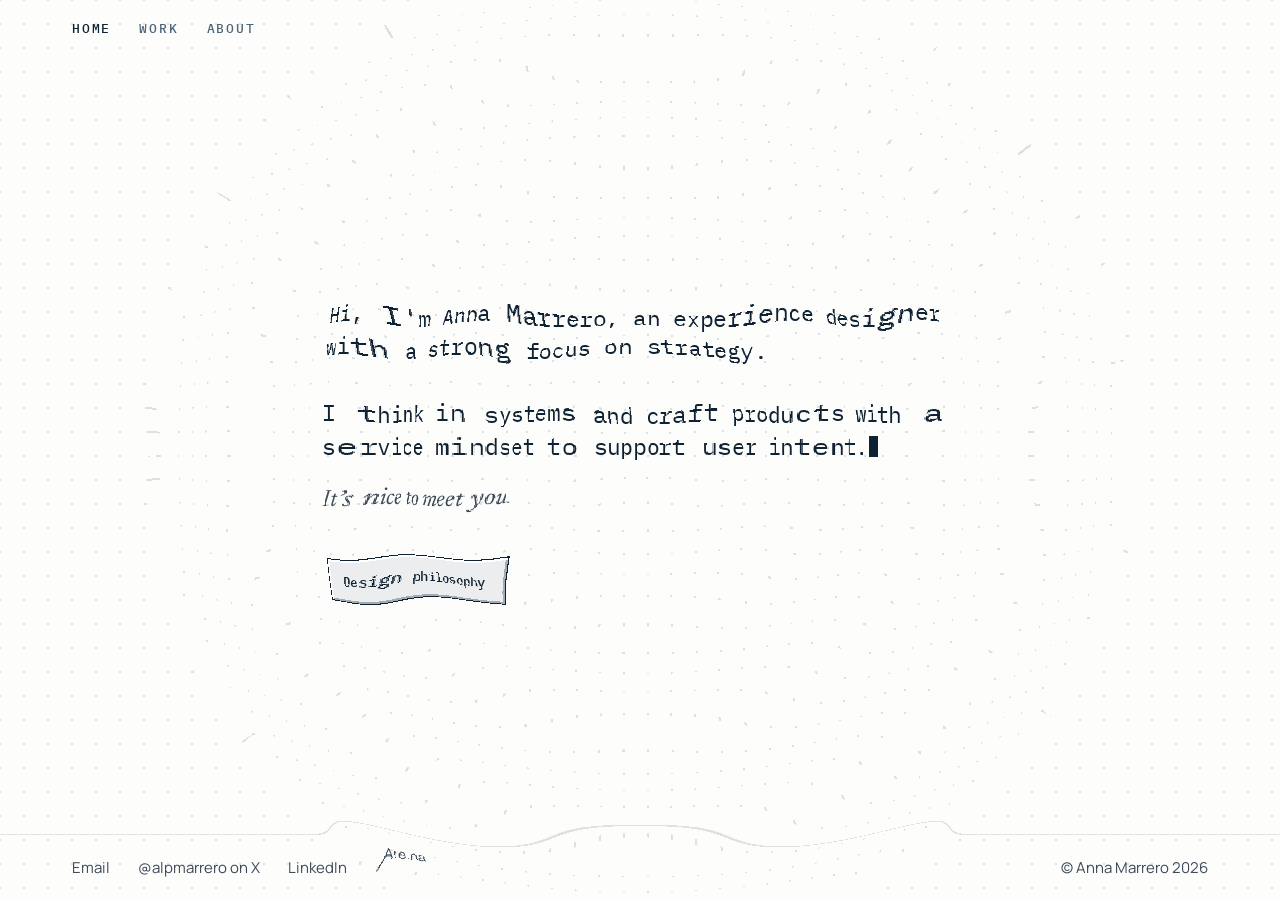
<file: index.html>
<!doctype html>
<html lang="en">
<head>
<meta charset="utf-8">
<meta name="viewport" content="width=device-width, initial-scale=1">
<title>Anna Marrero — Experience Designer</title>
<meta name="description" content="Anna Marrero is an experience designer with a strong focus on strategy, systems and service design.">
<meta property="og:title" content="Anna Marrero — Experience Designer">
<meta property="og:description" content="Anna Marrero is an experience designer with a strong focus on strategy, systems and service design.">
<link rel="icon" href="/favicon.svg" type="image/svg+xml">
<link rel="preconnect" href="https://fonts.googleapis.com">
<link rel="preconnect" href="https://fonts.gstatic.com" crossorigin>
<link rel="stylesheet" href="https://fonts.googleapis.com/css2?family=Newsreader:opsz,wght@6..72,300;6..72,400&amp;family=Manrope:wght@400;600&amp;family=IBM+Plex+Mono:wght@400;500&amp;display=swap">
<style>
body{margin:0;background:#FDFDFC}
a{color:#0F2233}a:hover{color:#1F3A52}

/* Frosted glass over the page. The ripple clears it from the centre outward (driven from the
   script below). If the script never runs, it still fades away on its own. */
.hb-frost{animation:hb-safety .8s ease 4.5s forwards}
/* A no-op animation on the page itself: whenever the page is (re)played its start event
   restarts the ripple, even if nothing else is remounted. */
.hb-page{animation:hb-boot .01s both}
@keyframes hb-boot{from{opacity:.999}to{opacity:1}}
@keyframes hb-safety{to{opacity:0;visibility:hidden}}

.hb-nav a{text-decoration:none}
.hb-nav a:hover{text-decoration:underline;text-underline-offset:6px}
.hb-nav a:focus-visible{outline:2px solid #0F2233;outline-offset:4px}
.ft-links a{color:#3D4A57;text-decoration:none}
.ft-links a:hover{color:#0F2233;text-decoration:underline;text-underline-offset:5px}
.ft-links a:focus-visible{outline:2px solid #0F2233;outline-offset:4px}

/* Retro desktop-style button below the intro: square corners, bevelled edges, mono label.
   Pressing flips the bevel and nudges the label, like a classic OS button. */
.hb-btn{display:inline-flex;align-items:center;margin-top:18px;min-height:44px;padding:8px 18px;box-sizing:border-box;border-radius:0;border:1px solid #0F2233;background:#ECEDEE;color:#0F2233;font-family:'IBM Plex Mono','Courier New',monospace;font-size:14px;font-weight:500;letter-spacing:.02em;text-decoration:none;box-shadow:inset 2px 2px 0 #FFFFFF,inset -2px -2px 0 #A3ABB3;cursor:pointer}
.hb-btn:hover{background:#F4F5F6;color:#0F2233}
.hb-btn:active{background:#E2E4E6;box-shadow:inset 2px 2px 0 #A3ABB3,inset -2px -2px 0 #FFFFFF;padding:9px 17px 7px 19px}
.hb-btn:focus-visible{outline:1px dotted #0F2233;outline-offset:-6px}
/* Terminal-style cursor after the intro */
.hb-cursor{display:inline-block;width:.5em;height:.9em;margin-left:.12em;vertical-align:-.08em;background:#0F2233;animation:hb-blink 1.1s steps(1) infinite}
@keyframes hb-blink{50%{opacity:0}}
@media (prefers-reduced-motion: reduce){
  .hb-frost{display:none}
  .hb-cursor{animation:none}
}
/* Site header: logo placeholder and links in IBM Plex Mono; right side left open */
.hd-logo{display:inline-flex;align-items:center;justify-content:center;width:36px;height:36px;border-radius:10px;border:1px dashed rgba(15,34,51,.35);font-family:'IBM Plex Mono','Courier New',monospace;font-size:9px;font-weight:500;letter-spacing:.08em;text-transform:uppercase;color:#4E6578 !important;text-decoration:none !important}
.hd-links{display:flex;flex-wrap:wrap;gap:clamp(18px,2.4vw,28px);font-family:'IBM Plex Mono','Courier New',monospace;font-size:13px;font-weight:500;letter-spacing:.14em;text-transform:uppercase}
.hd-links a{color:#4E6578 !important;text-decoration:none !important;transition:color .2s ease}
.hd-links a:hover,.hd-links a[aria-current="page"]{color:#0F2233 !important}
</style>
<style>[hidden]{display:none !important}</style>
<link rel="stylesheet" href="/css/responsive.css">
</head>
<body>
<main class="hb-page" style="position: relative; min-height: 100vh; overflow: hidden; background: #FDFDFC; font-family: 'Manrope', system-ui, sans-serif">
  <svg aria-hidden="true" width="0" height="0" style="position: absolute">
    <filter id="hb-grain"><feTurbulence type="fractalNoise" baseFrequency="0.85" numOctaves="3" stitchTiles="stitch"></feTurbulence><feColorMatrix type="saturate" values="0"></feColorMatrix></filter>
    <!-- The ripple: a displacement map, redrawn every frame, that bends whatever sits on the page -->
    <filter id="hb-ripple" filterUnits="userSpaceOnUse" primitiveUnits="userSpaceOnUse" x="0" y="0" width="1440" height="900" color-interpolation-filters="sRGB">
      <feImage id="hb-ripple-map" x="0" y="0" width="1440" height="900" preserveAspectRatio="none" result="map"></feImage>
      <feDisplacementMap in="SourceGraphic" in2="map" scale="38" xChannelSelector="R" yChannelSelector="G"></feDisplacementMap>
    </filter>
  </svg>

  <!-- The interface surface: everything in here is bent by the ripple as it passes -->
  <div id="hb-surface" style="position: relative; min-height: 100vh">
    <div aria-hidden="true" style="position: absolute; inset: 0; background-image: radial-gradient(circle, rgba(15,34,51,.13) 1px, transparent 1.4px); background-size: 24px 24px; background-position: 12px 12px; pointer-events: none"></div>

    <!-- Top menu, the same as the other pages -->
    <div style="position: absolute; top: 0; left: 0; right: 0; z-index: 2">
      <div style="max-width: 1200px; margin: 0 auto; padding: 0 clamp(16px, 4vw, 32px); box-sizing: border-box">
        <header class="hb-nav" style="display: flex; flex-wrap: wrap; align-items: center; justify-content: space-between; gap: 12px 16px; padding: clamp(14px, 2vw, 20px) 0">
          <div style="display: flex; align-items: center; gap: clamp(20px, 3vw, 36px)">
            <nav class="hd-links" aria-label="Main"><a href="/" aria-current="page">Home</a><a href="/work">Work</a><a href="/about">About</a></nav>
          </div>
          <!-- Right side: intentionally left open -->
          <div aria-hidden="true"></div>
        </header>
      </div>
    </div>

    <!-- Text in a narrow centred column (about 45 characters a line), left-aligned within it -->
    <div style="position: relative; min-height: 100vh; max-width: 1200px; margin: 0 auto; display: flex; align-items: center; padding: 48px clamp(16px, 4vw, 32px); box-sizing: border-box">
      <div style="max-width: 620px; width: 100%; margin: 0 auto; display: flex; flex-direction: column; align-items: flex-start; gap: 22px; text-align: left">
        <!-- Intro line set in the same type as the heading, so the two read as one statement -->
        <div style="display: flex; flex-direction: column; align-items: flex-start">
          <h1 class="hb-term" style="margin: 0; font-family: 'IBM Plex Mono', 'Courier New', monospace; font-size: clamp(20px, calc(20px + 4 * (100vw - 390px) / 1050), 24px); font-weight: 400; line-height: 1.4; letter-spacing: -0.01em; color: #0F2233; text-wrap: pretty">Hi, I'm Anna Marrero, an experience designer with a strong focus on strategy.<br><br>I think in systems and craft products with a service mindset to support user intent.<span class="hb-cursor" aria-hidden="true"></span></h1>
        </div>
        <p style="margin: 0; max-width: 520px; font-family: 'Newsreader', Georgia, serif; font-size: clamp(20px, calc(20px + 4 * (100vw - 390px) / 1050), 24px); font-style: italic; font-weight: 400; line-height: 1.4; color: #3D4A57">It’s nice to meet you.</p>
        <!-- Link to the Design Philosophy section on the About page -->
        <a class="hb-btn" href="/about#manifesto">Design philosophy</a>
      </div>
    </div>
    <!-- Footer: email and social links on the left, name on the right -->
    <footer style="position: absolute; left: 0; right: 0; bottom: 0; z-index: 2; border-top: 1px solid rgba(15,34,51,.12)">
      <div style="max-width: 1200px; margin: 0 auto; padding: 22px clamp(16px, 4vw, 32px); box-sizing: border-box; display: flex; flex-wrap: wrap; align-items: center; justify-content: space-between; gap: 12px 24px; font-family: 'Manrope', system-ui, sans-serif; font-size: 15px; color: #3D4A57">
        <nav class="ft-links" aria-label="Elsewhere" style="display: flex; flex-wrap: wrap; gap: 8px clamp(16px, 2.4vw, 28px)"><a href="mailto:alpmarrero@gmail.com">Email</a><a href="https://x.com/alpmarrero" target="_blank" rel="noopener noreferrer">@alpmarrero on X</a>
          <a href="https://www.linkedin.com/in/alpmarrero/" target="_blank" rel="noopener noreferrer">LinkedIn</a>
          <a href="https://www.are.na/anna-marrero" target="_blank" rel="noopener noreferrer">Are.na</a>
        </nav>
        <p style="margin: 0">© Anna Marrero 2026</p>
      </div>
    </footer>
  </div>

  
  <div class="hb-frost" id="hb-frost" aria-hidden="true" style="position: absolute; inset: 0; background: rgba(250,250,249,.62); -webkit-backdrop-filter: blur(10px); backdrop-filter: blur(10px); pointer-events: none">
    <svg style="position: absolute; inset: 0; width: 100%; height: 100%; opacity: 0.35; mix-blend-mode: multiply"><rect width="100%" height="100%" filter="url(#hb-grain)"></rect></svg>
  </div>
  
</main>
<script src="/js/ripple.js" defer></script>
<script src="/js/prefetch.js" defer></script>
</body>
</html>
</file>
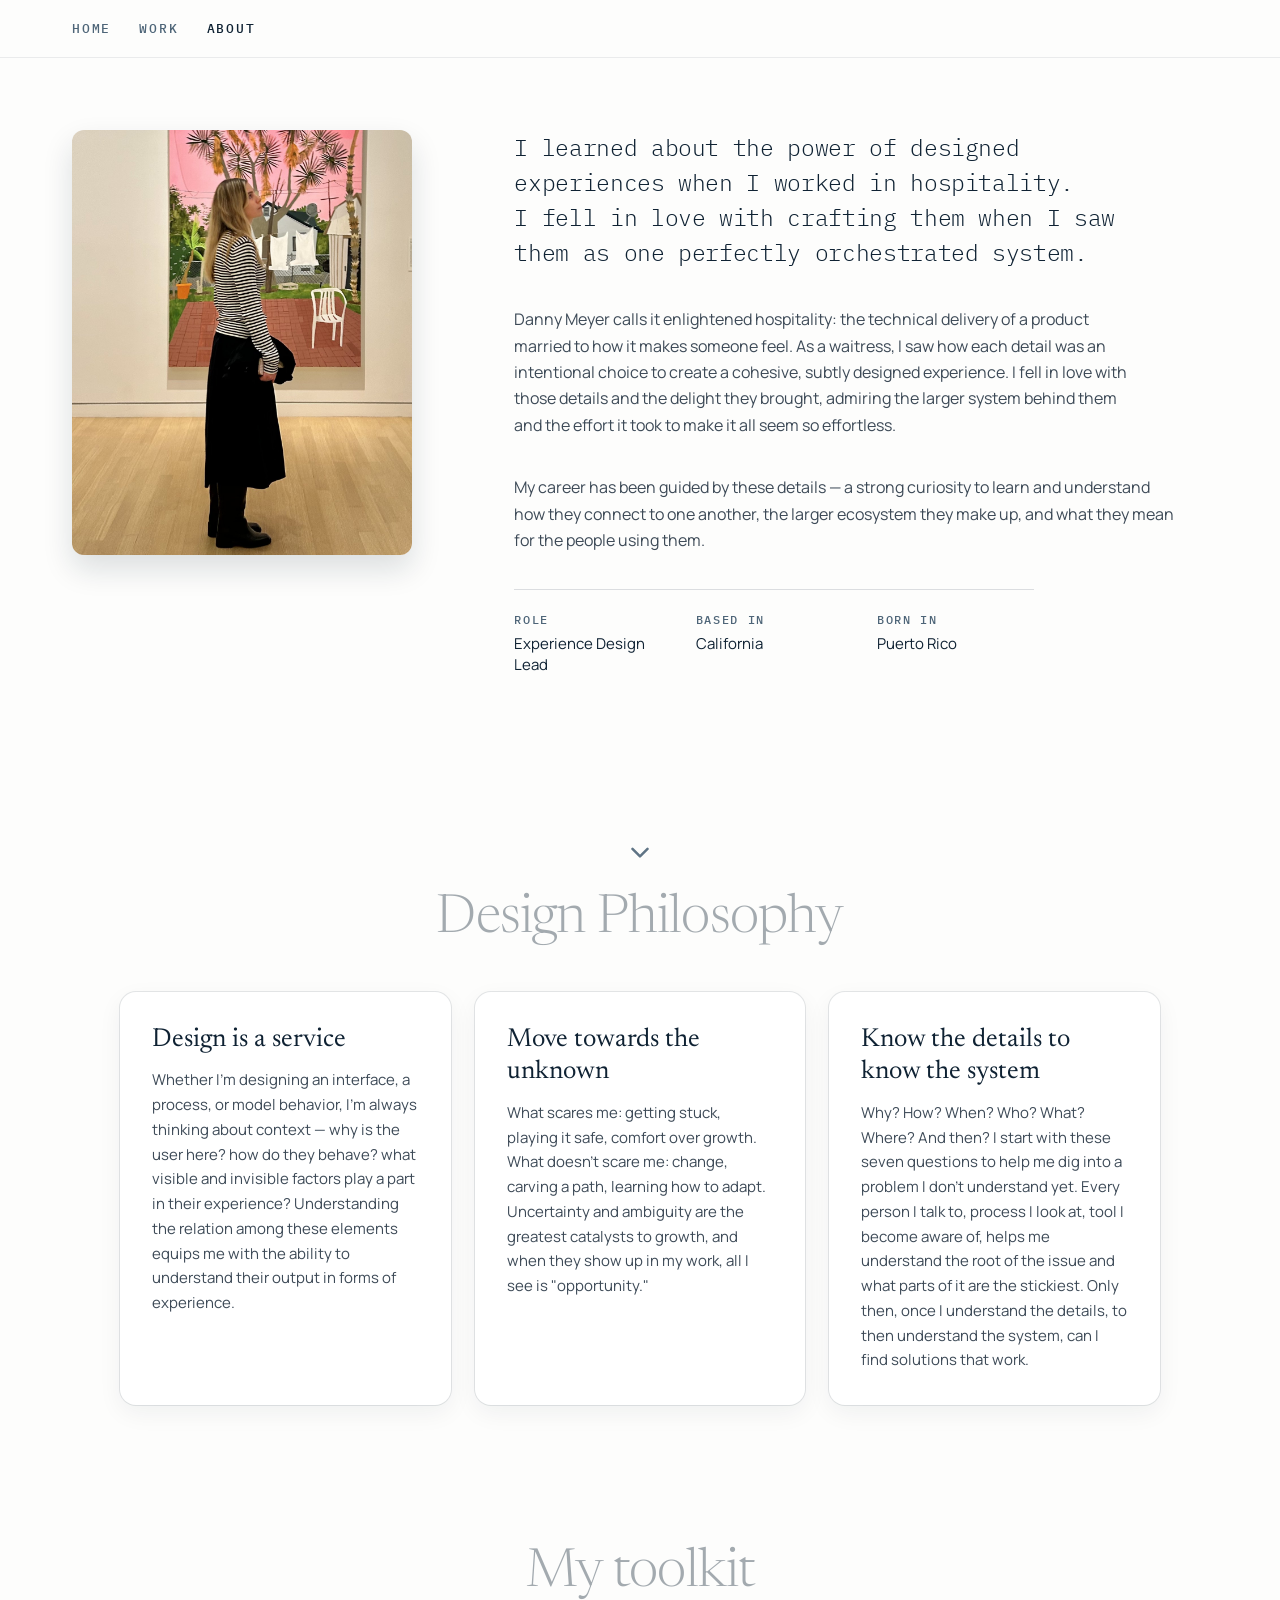
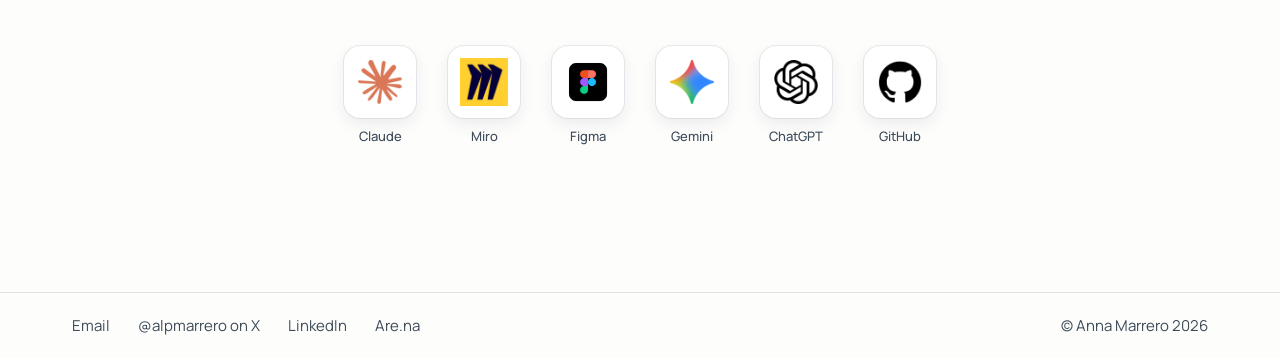
<file: about.html>
<!doctype html>
<html lang="en">
<head>
<meta charset="utf-8">
<meta name="viewport" content="width=device-width, initial-scale=1">
<title>About — Anna Marrero</title>
<meta name="description" content="About Anna Marrero: experience design lead, design philosophy and toolkit.">
<meta property="og:title" content="About — Anna Marrero">
<meta property="og:description" content="About Anna Marrero: experience design lead, design philosophy and toolkit.">
<link rel="icon" href="/favicon.svg" type="image/svg+xml">
<link rel="preconnect" href="https://fonts.googleapis.com">
<link rel="preconnect" href="https://fonts.gstatic.com" crossorigin>
<link rel="stylesheet" href="https://fonts.googleapis.com/css2?family=Newsreader:opsz,wght@6..72,300;6..72,400&amp;family=Manrope:wght@400;500;600&amp;family=IBM+Plex+Mono:wght@400;500&amp;display=swap">
<style>
body{margin:0;background:#FDFDFC}
a{color:#0F2233}a:hover{color:#1F3A52}
.ab-nav a{text-decoration:none}
.ab-nav a:hover{text-decoration:underline;text-underline-offset:6px}
.ab-nav a:focus-visible,.ab-btn:focus-visible{outline:2px solid #0F2233;outline-offset:4px}
.ab-btn{transition:background-color .2s ease,color .2s ease}
.ab-btn:hover{background-color:#0F2233 !important;color:#F3F5F6 !important}
.ft-links a{color:#3D4A57;text-decoration:none}
.ft-links a:hover{color:#0F2233;text-decoration:underline;text-underline-offset:5px}
.ft-links a:focus-visible{outline:2px solid #0F2233;outline-offset:4px}
.cs-k,.aa-bandk,.bs-pairk,.bs-sidek{font-family:'IBM Plex Mono','Courier New',monospace;font-weight:500}
/* Site header: logo placeholder and links in IBM Plex Mono; right side left open */
.hd-logo{display:inline-flex;align-items:center;justify-content:center;width:36px;height:36px;border-radius:10px;border:1px dashed rgba(15,34,51,.35);font-family:'IBM Plex Mono','Courier New',monospace;font-size:9px;font-weight:500;letter-spacing:.08em;text-transform:uppercase;color:#4E6578 !important;text-decoration:none !important}
.hd-links{display:flex;flex-wrap:wrap;gap:clamp(18px,2.4vw,28px);font-family:'IBM Plex Mono','Courier New',monospace;font-size:13px;font-weight:500;letter-spacing:.14em;text-transform:uppercase}
.hd-links a{color:#4E6578 !important;text-decoration:none !important;transition:color .2s ease}
.hd-links a:hover,.hd-links a[aria-current="page"]{color:#0F2233 !important}
/* Design Philosophy: three cards side by side, subtext always visible */
.ph-grid{list-style:none;margin:0;padding:0;width:100%;max-width:1040px;display:grid;grid-template-columns:repeat(3,minmax(0,1fr));gap:clamp(16px,2vw,24px)}
.ph-card{display:flex;flex-direction:column;gap:12px;padding:clamp(22px,2.6vw,32px);border-radius:16px;background:#FFFFFF;box-shadow:0 0 0 1px rgba(15,34,51,.1),0 8px 24px rgba(15,34,51,.06)}
.ph-t{margin:0;font-family:'Newsreader',Georgia,serif;font-size:clamp(22px,2.2vw,26px);font-weight:400;line-height:1.25;color:#0F2233}
.ph-b{margin:0;font-size:15px;line-height:1.65;color:#3D4A57}
@media (max-width: 820px){.ph-grid{grid-template-columns:1fr}}
/* Scroll cue: a downward chevron (outline only, no shaft) hinting there's more below the intro */
.ab-scrollcue{position:fixed;left:50%;bottom:clamp(30px,4.6vh,46px);transform:translateX(-50%);z-index:50;display:inline-flex;align-items:flex-end;justify-content:center;width:44px;height:15px;padding:0;border:0;background:transparent;color:#4E6578;cursor:pointer;opacity:.9;transition:opacity .45s ease}
.ab-scrollcue:hover{opacity:1;color:#0F2233}
.ab-scrollcue:focus-visible{outline:2px solid #0F2233;outline-offset:4px;border-radius:8px}
.ab-scrollcue svg{animation:ab-bounce 1.8s ease-in-out infinite}
.ab-scrollcue.hide{opacity:0;pointer-events:none}
@keyframes ab-bounce{0%,100%{transform:translateY(0)}50%{transform:translateY(7px)}}
@media (prefers-reduced-motion: reduce){.ab-scrollcue svg{animation:none}}
</style>
<style>[hidden]{display:none !important}</style>
<link rel="stylesheet" href="/css/responsive.css">
</head>
<body>
<main style="position: relative; min-height: 100vh; display: flex; flex-direction: column; overflow: clip; color: #0F2233; font-family: 'Manrope', system-ui, sans-serif; background-color: #FDFDFC">
  <svg aria-hidden="true" width="0" height="0" style="position: absolute">
    <filter id="ab-grain"><feTurbulence type="fractalNoise" baseFrequency="0.8" numOctaves="3" stitchTiles="stitch"></feTurbulence><feColorMatrix type="saturate" values="0"></feColorMatrix></filter>
  </svg>

  <!-- Sticky top menu: stays in view while the page scrolls -->
  <div class="site-nav" style="position: sticky; top: 0; z-index: 100; width: 100%; background: rgba(253,253,252,.9); -webkit-backdrop-filter: blur(10px); backdrop-filter: blur(10px); border-bottom: 1px solid rgba(15,34,51,.08)">
    <div style="max-width: 1200px; margin: 0 auto; padding: 0 clamp(16px, 4vw, 32px); box-sizing: border-box">
      <header class="ab-nav" style="display: flex; flex-wrap: wrap; align-items: center; justify-content: space-between; gap: 12px 16px; padding: clamp(14px, 2vw, 20px) 0">
          <div style="display: flex; align-items: center; gap: clamp(20px, 3vw, 36px)">
            <nav class="hd-links" aria-label="Main"><a href="/">Home</a><a href="/work">Work</a><a href="/about" aria-current="page">About</a></nav>
          </div>
          <!-- Right side: intentionally left open -->
          <div aria-hidden="true"></div>
        </header>
    </div>
  </div>

  <div style="position: relative; width: 100%; max-width: 1200px; margin: 0 auto; padding: 0 clamp(16px, 4vw, 32px); box-sizing: border-box">


    <!-- 1. Intro: photo in a narrow column beside the main statement -->
    <section aria-labelledby="ab-title" style="display: flex; flex-wrap: wrap; gap: clamp(40px, 8vw, 120px); padding: clamp(32px, 6vw, 72px) 0 clamp(64px, 10vw, 120px)">
      <div style="flex: 0 1 340px; min-width: 240px">
        <img src="/images/fee7a10fa6d6420cc2cc1ff7c6679a0b.jpg" alt="Anna in a gallery, looking up at a large painting of a backyard under a pink sky" style="display: block; width: 100%; max-width: 340px; aspect-ratio: 4 / 5; object-fit: cover; border-radius: 12px; box-shadow: 0 14px 30px rgba(15,34,51,.14)">
      </div>

      <div style="flex: 1 1 420px; min-width: 0; max-width: 660px; display: flex; flex-direction: column; gap: clamp(24px, 3vw, 36px)">
        <h1 id="ab-title" style="margin: 0; font-family: &quot;IBM Plex Mono&quot;; font-size: clamp(20px, calc(20px + 4 * (100vw - 390px) / 1050), 24px); font-weight: 300; line-height: 1.5; letter-spacing: -0.015em; color: #0F2233; width: min(653px, 100%)">I learned about the power of designed experiences when I worked in hospitality. <br>I fell in love with crafting them when I saw them as one perfectly orchestrated system.</h1>
        <div style="display: flex; flex-direction: column; gap: 18px; max-width: 640px">
          <p style="margin: 0; font-size: 16px; line-height: 1.65; color: #3D4A57; width: min(623px, 100%)">Danny Meyer calls it enlightened hospitality: the technical delivery of a product married to how it makes someone feel. As a waitress, I saw how each detail was an intentional choice to create a cohesive, subtly designed experience. I fell in love with those details and the delight they brought, admiring the larger system behind them and the effort it took to make it all seem so effortless.</p>
          
        </div>
        <p style="margin: 0; line-height: 1.65; color: #3d4a57">My career has been guided by these details — a strong curiosity to learn and understand how they connect to one another, the larger ecosystem they make up, and what they mean for the people using them.</p><dl style="margin: 0; display: grid; grid-template-columns: repeat(auto-fit, minmax(150px, 1fr)); gap: 16px 24px; padding-top: 22px; border-top: 1px solid rgba(15,34,51,.14); max-width: 520px">
          <div><dt style="font-family: 'IBM Plex Mono', 'Courier New', monospace; font-size: 12px; font-weight: 500; letter-spacing: 0.14em; text-transform: uppercase; color: #4E6578">Role</dt><dd style="margin: 6px 0 0; font-size: 15px; color: #0F2233">Experience Design Lead</dd></div>
          <div><dt style="font-family: 'IBM Plex Mono', 'Courier New', monospace; font-size: 12px; font-weight: 500; letter-spacing: 0.14em; text-transform: uppercase; color: #4E6578">Based in</dt><dd style="margin: 6px 0 0; font-size: 15px; color: #0F2233">California</dd></div>
          <div><dt style="font-family: 'IBM Plex Mono', 'Courier New', monospace; font-size: 12px; font-weight: 500; letter-spacing: 0.14em; text-transform: uppercase; color: #4E6578">Born in</dt><dd style="margin: 6px 0 0; font-size: 15px; color: #0F2233">Puerto Rico</dd></div>
        </dl>
      </div>
    </section>

    <!-- 2. Toolkit: a centred title over a row of tool tiles -->
    

    <!-- 3. Manifesto: what I believe about the work -->
    <section id="manifesto" aria-labelledby="ab-manifesto" style="display: flex; flex-direction: column; align-items: center; gap: clamp(28px, 4vw, 44px); padding: clamp(48px, 8vw, 96px) 0 0">
      <h2 id="ab-manifesto" style="margin: 0; font-family: 'Newsreader', Georgia, serif; font-size: clamp(32px, 4.2vw, 56px); font-weight: 300; line-height: 1.05; letter-spacing: -0.015em; color: rgba(15,34,51,.38)">Design Philosophy</h2>
      <ul class="ph-grid">
        <!-- Principle: Design is a service -->
        <li class="ph-card">
          <h3 class="ph-t">Design is a service</h3>
          <p class="ph-b">Whether I’m designing an interface, a process, or model behavior, I'm always thinking about context — why is the user here? how do they behave? what visible and invisible factors play a part in their experience? Understanding the relation among these elements equips me with the ability to understand their output in forms of experience.</p>
        </li>
        <!-- Principle: Move towards the unknown -->
        <li class="ph-card">
          <h3 class="ph-t">Move towards the unknown</h3>
          <p class="ph-b">What scares me: getting stuck, playing it safe, comfort over growth. <br>What doesn't scare me: change, carving a path, learning how to adapt. <br>Uncertainty and ambiguity are the greatest catalysts to growth, and when they show up in my work, all I see is "opportunity."</p>
        </li>
        <!-- Principle: Know the details to know the system -->
        <li class="ph-card">
          <h3 class="ph-t">Know the details to know the system</h3>
          <p class="ph-b">Why? How? When? Who? What? Where? And then? I start with these seven questions to help me dig into a problem I don't understand yet. Every person I talk to, process I look at, tool I become aware of, helps me understand the root of the issue and what parts of it are the stickiest. Only then, once I understand the details, to then understand the system, can I find solutions that work.</p>
        </li>
      </ul><section aria-labelledby="ab-toolkit" style="display: flex; flex-direction: column; align-items: center; gap: clamp(28px, 4vw, 44px); padding: clamp(48px, 8vw, 96px) 0 clamp(72px, 11.5vw, 166px)">
      <h2 id="ab-toolkit" style="margin: 0; font-family: 'Newsreader', Georgia, serif; font-size: clamp(32px, 4.2vw, 56px); font-weight: 300; line-height: 1.05; letter-spacing: -0.015em; color: rgba(15,34,51,.38)">My toolkit</h2>
      <ul style="list-style: none; margin: 0; padding: 0; display: flex; flex-wrap: wrap; justify-content: center; gap: 20px 16px">
        <!-- Tool: Claude -->
        <li style="width: 88px; display: flex; flex-direction: column; align-items: center; gap: 10px">
          <span style="width: 72px; height: 72px; box-sizing: border-box; padding: 14px; border-radius: 16px; background: #FFFFFF; box-shadow: 0 0 0 1px rgba(15,34,51,.08), 0 6px 16px rgba(15,34,51,.08); display: flex; align-items: center; justify-content: center"><img src="/images/7111bce9bf8d86964cd0143481f69234.png" alt="" style="display: block; width: 100%; height: 100%; object-fit: contain"></span>
          <span style="font-size: 13px; font-weight: 500; line-height: 1.3; color: #3D4A57; text-align: center">Claude</span>
        </li>
        <!-- Tool: Miro -->
        <li style="width: 88px; display: flex; flex-direction: column; align-items: center; gap: 10px">
          <span style="width: 72px; height: 72px; box-sizing: border-box; padding: 12px; border-radius: 16px; background: #FFFFFF; box-shadow: 0 0 0 1px rgba(15,34,51,.08), 0 6px 16px rgba(15,34,51,.08); display: flex; align-items: center; justify-content: center"><img src="/images/7e57ccce1c8166bda56e70d23049cbb2.png" alt="" style="display: block; width: 100%; height: 100%; object-fit: contain"></span>
          <span style="font-size: 13px; font-weight: 500; line-height: 1.3; color: #3D4A57; text-align: center">Miro</span>
        </li>
        <!-- Tool: Figma -->
        <li style="width: 88px; display: flex; flex-direction: column; align-items: center; gap: 10px">
          <span style="width: 72px; height: 72px; box-sizing: border-box; padding: 4px; border-radius: 16px; background: #FFFFFF; box-shadow: 0 0 0 1px rgba(15,34,51,.08), 0 6px 16px rgba(15,34,51,.08); display: flex; align-items: center; justify-content: center"><img src="/images/4555869f9238fe9c6b33d448adf9ea53.png" alt="" style="display: block; width: 100%; height: 100%; object-fit: contain"></span>
          <span style="font-size: 13px; font-weight: 500; line-height: 1.3; color: #3D4A57; text-align: center">Figma</span>
        </li>
        <!-- Tool: Gemini -->
        <li style="width: 88px; display: flex; flex-direction: column; align-items: center; gap: 10px">
          <span style="width: 72px; height: 72px; box-sizing: border-box; padding: 14px; border-radius: 16px; background: #FFFFFF; box-shadow: 0 0 0 1px rgba(15,34,51,.08), 0 6px 16px rgba(15,34,51,.08); display: flex; align-items: center; justify-content: center"><img src="/images/baf69dc858723f734d6c5eab98c6e34d.png" alt="" style="display: block; width: 100%; height: 100%; object-fit: contain"></span>
          <span style="font-size: 13px; font-weight: 500; line-height: 1.3; color: #3D4A57; text-align: center">Gemini</span>
        </li>
        <!-- Tool: ChatGPT -->
        <li style="width: 88px; display: flex; flex-direction: column; align-items: center; gap: 10px">
          <span style="width: 72px; height: 72px; box-sizing: border-box; padding: 14px; border-radius: 16px; background: #FFFFFF; box-shadow: 0 0 0 1px rgba(15,34,51,.08), 0 6px 16px rgba(15,34,51,.08); display: flex; align-items: center; justify-content: center"><img src="/images/e3e3886fecad449d1c64f39aac33f0dd.png" alt="" style="display: block; width: 100%; height: 100%; object-fit: contain"></span>
          <span style="font-size: 13px; font-weight: 500; line-height: 1.3; color: #3D4A57; text-align: center">ChatGPT</span>
        </li>
        <!-- Tool: GitHub -->
        <li style="width: 88px; display: flex; flex-direction: column; align-items: center; gap: 10px">
          <span style="width: 72px; height: 72px; box-sizing: border-box; padding: 14px; border-radius: 16px; background: #FFFFFF; box-shadow: 0 0 0 1px rgba(15,34,51,.08), 0 6px 16px rgba(15,34,51,.08); display: flex; align-items: center; justify-content: center"><img src="/images/6bdee89f5118e70ed0fa03acbf74bcc4.png" alt="" style="display: block; width: 100%; height: 100%; object-fit: contain"></span>
          <span style="font-size: 13px; font-weight: 500; line-height: 1.3; color: #3D4A57; text-align: center">GitHub</span>
        </li>
      </ul>
    </section>
    </section>

    <!-- 4. Outside of work: a small grid of personal cards -->
    

  </div>

  <!-- Scroll cue: downward chevron, bottom-centre, hinting at the Design Philosophy section below -->
  <button type="button" class="ab-scrollcue" id="ab-scrollcue" aria-label="Scroll down to Design Philosophy">
    <svg aria-hidden="true" width="20" height="11.25" viewBox="4 7.5 16 9" fill="none" stroke="currentColor" stroke-width="2" stroke-linecap="round" stroke-linejoin="round"><polyline points="6 9 12 15 18 9"></polyline></svg>
  </button>

  <!-- Footer: email and social links on the left, name on the right -->
  <footer style="position: relative; margin-top: auto; border-top: 1px solid rgba(15,34,51,.12)">
    <div style="max-width: 1200px; margin: 0 auto; padding: 22px clamp(16px, 4vw, 32px); box-sizing: border-box; display: flex; flex-wrap: wrap; align-items: center; justify-content: space-between; gap: 12px 24px; font-family: 'Manrope', system-ui, sans-serif; font-size: 15px; color: #3D4A57">
      <nav class="ft-links" aria-label="Elsewhere" style="display: flex; flex-wrap: wrap; gap: 8px clamp(16px, 2.4vw, 28px)">
        <a href="mailto:alpmarrero@gmail.com">Email</a>
        <a href="https://x.com/alpmarrero" target="_blank" rel="noopener noreferrer">@alpmarrero on X</a>
        <a href="https://www.linkedin.com/in/alpmarrero/" target="_blank" rel="noopener noreferrer">LinkedIn</a>
        <a href="https://www.are.na/anna-marrero" target="_blank" rel="noopener noreferrer">Are.na</a>
      </nav>
      <p style="margin: 0">© Anna Marrero 2026</p>
    </div>
  </footer>
</main>
<script>
(function () {
  var cue = document.getElementById('ab-scrollcue');
  var target = document.getElementById('manifesto');
  if (!cue) return;
  cue.addEventListener('click', function () {
    if (target) target.scrollIntoView({ behavior: 'smooth', block: 'start' });
  });
  function canScroll() { return (document.documentElement.scrollHeight - window.innerHeight) > 40; }
  function sync() { cue.classList.toggle('hide', window.scrollY > 120 || !canScroll()); }
  window.addEventListener('scroll', sync, { passive: true });
  window.addEventListener('resize', sync, { passive: true });
  sync();
})();
</script>
<script src="/js/prefetch.js" defer></script>
</body>
</html>
</file>
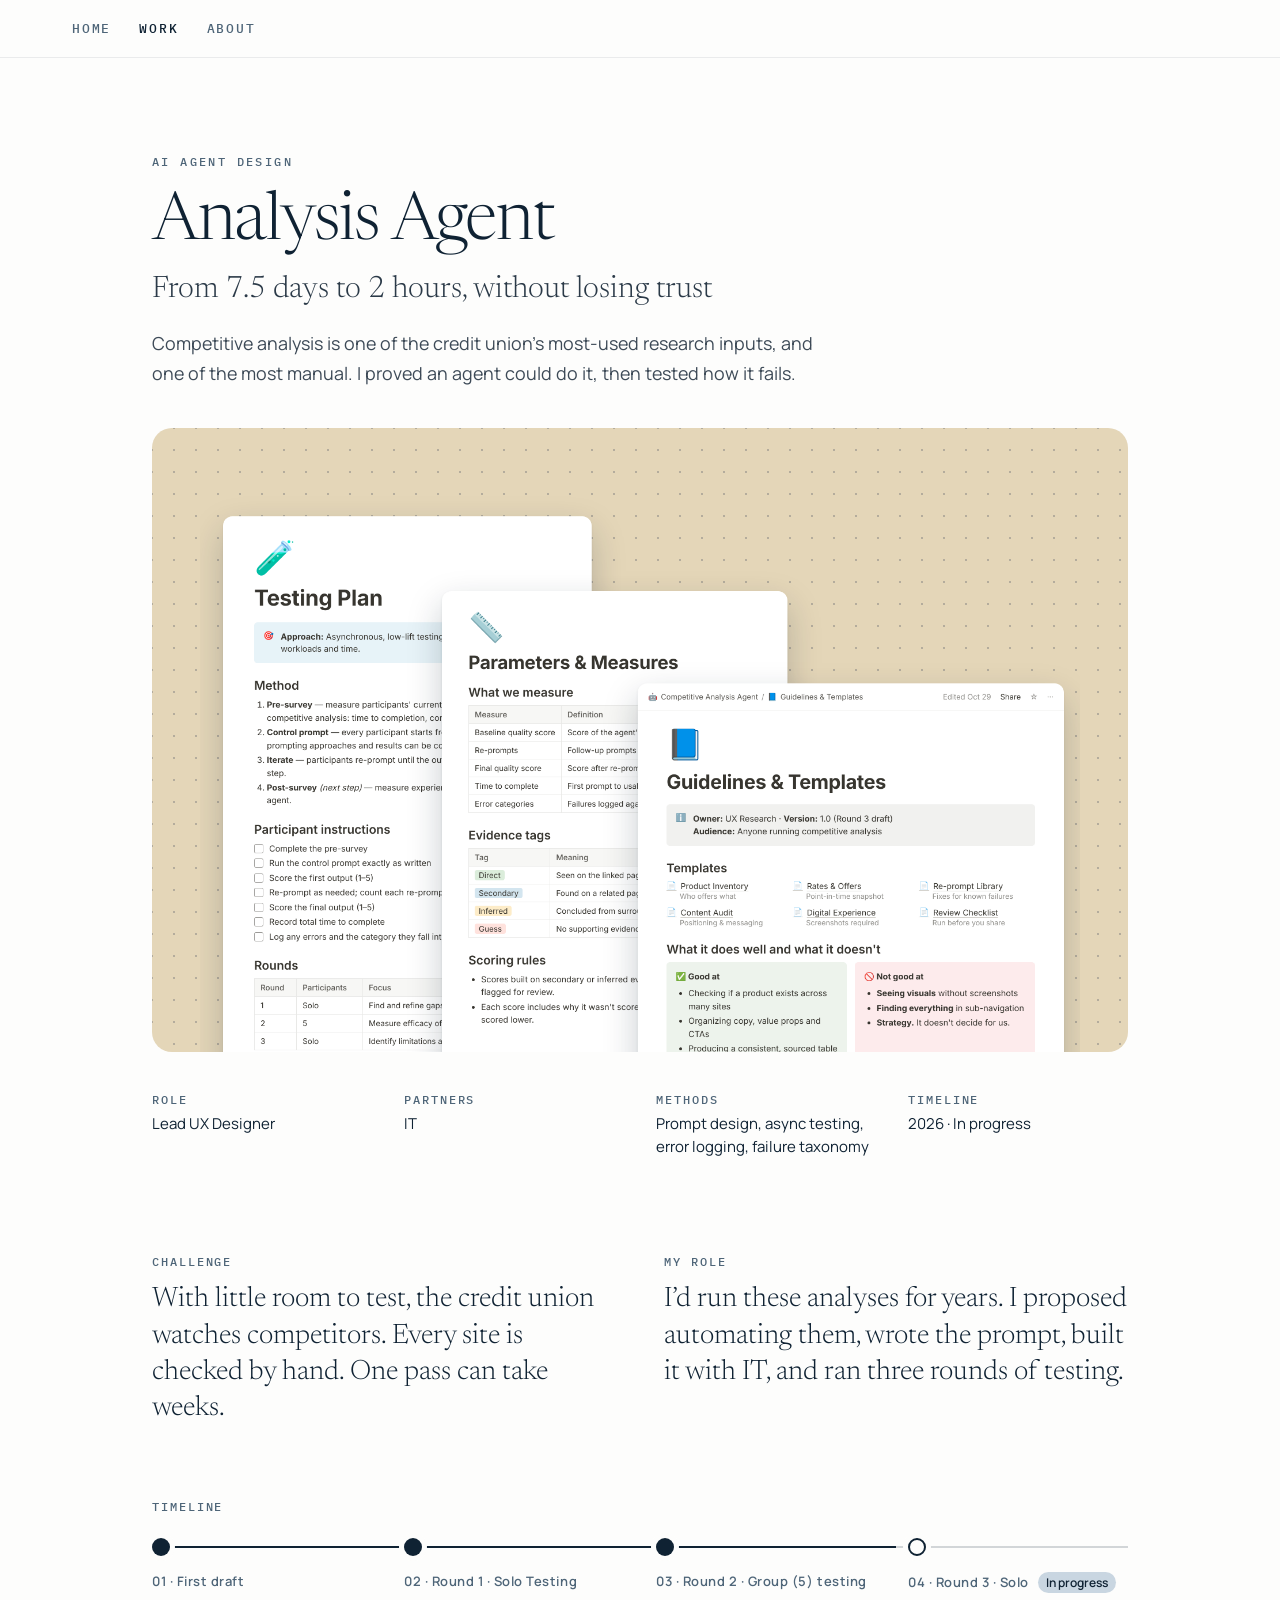
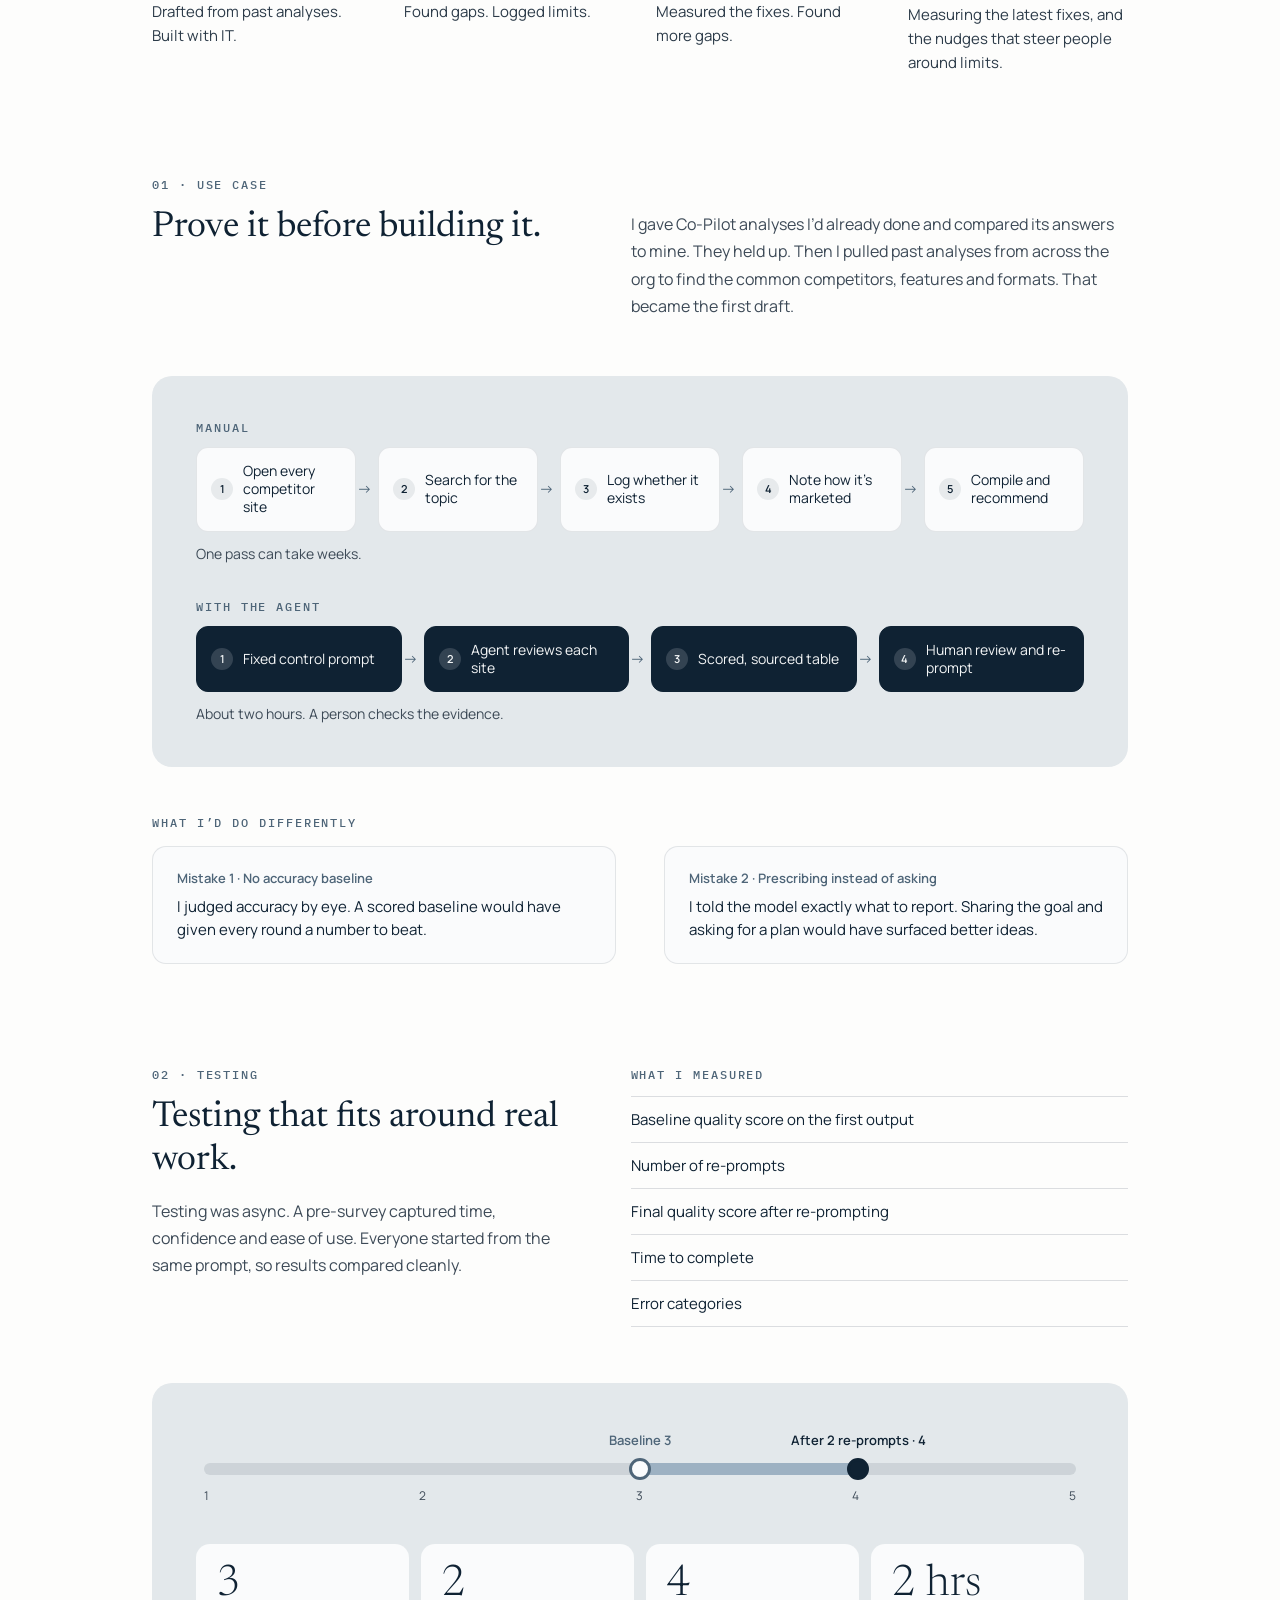
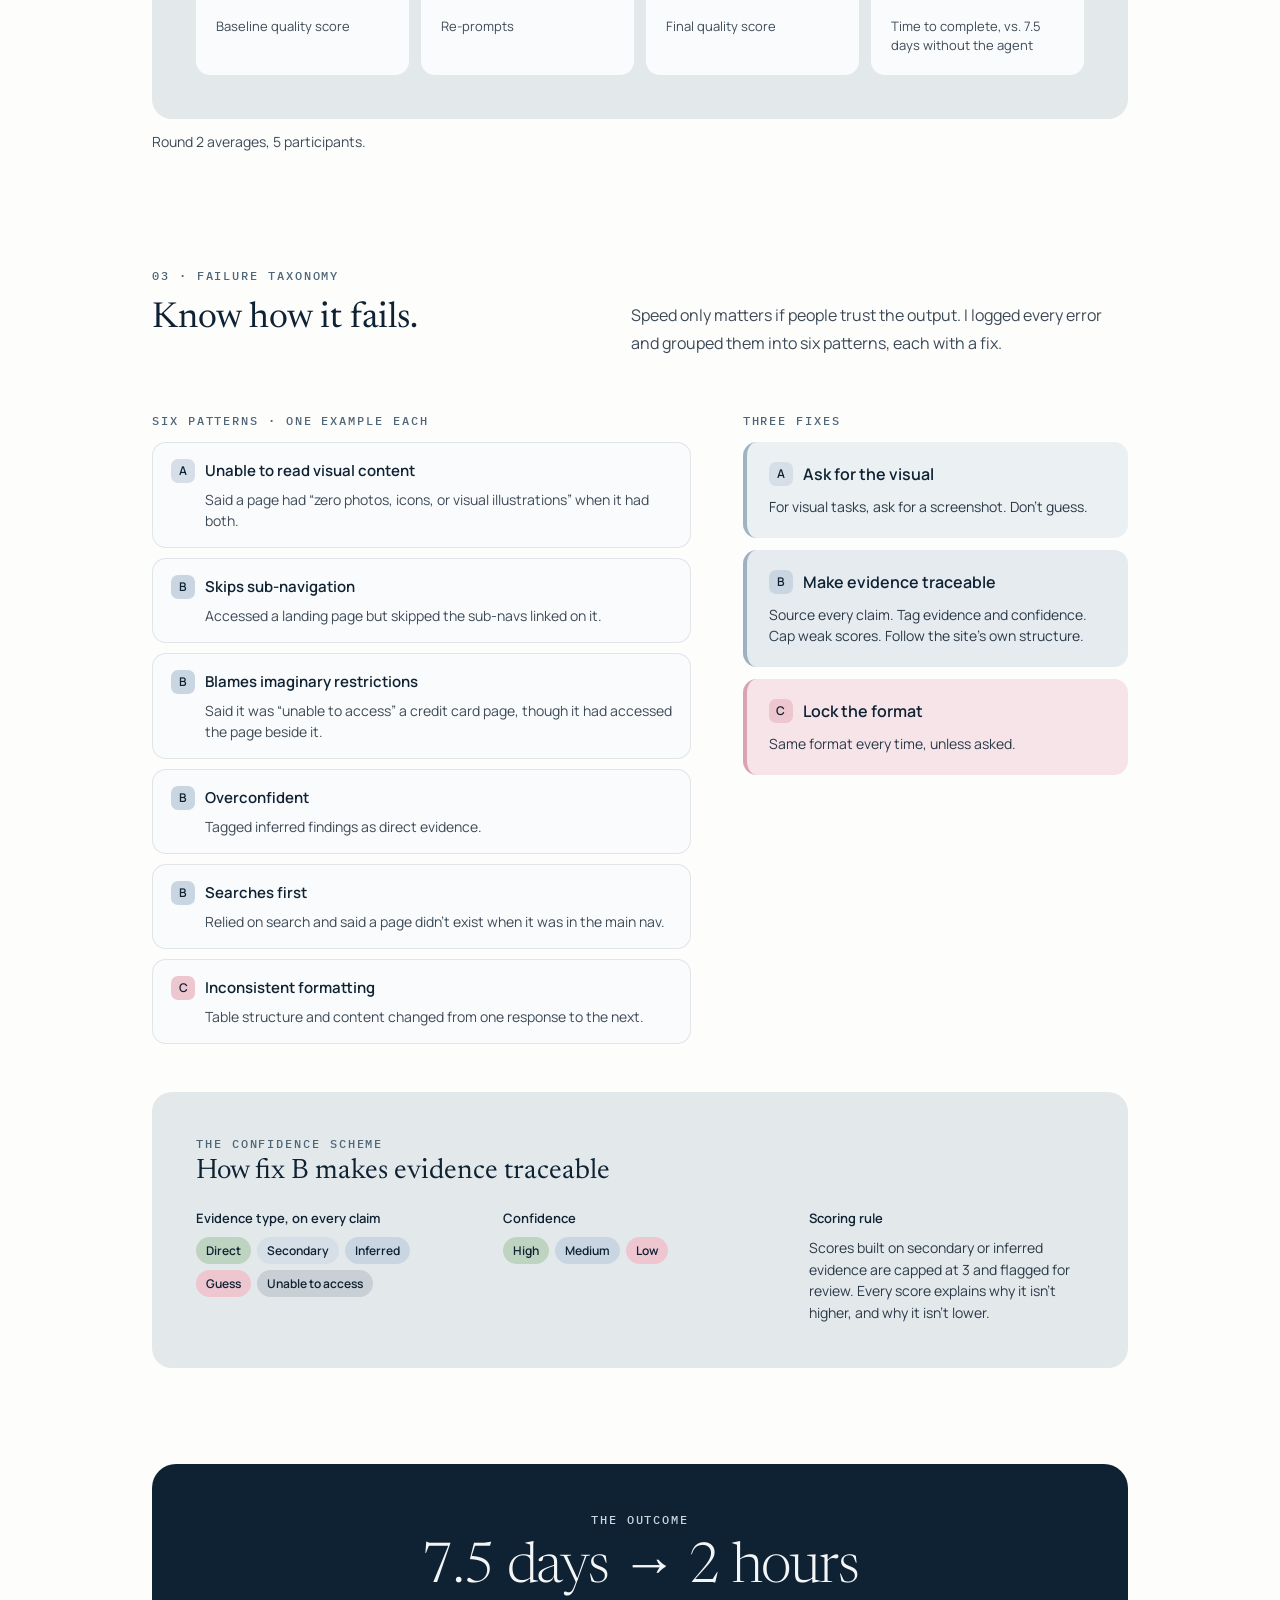
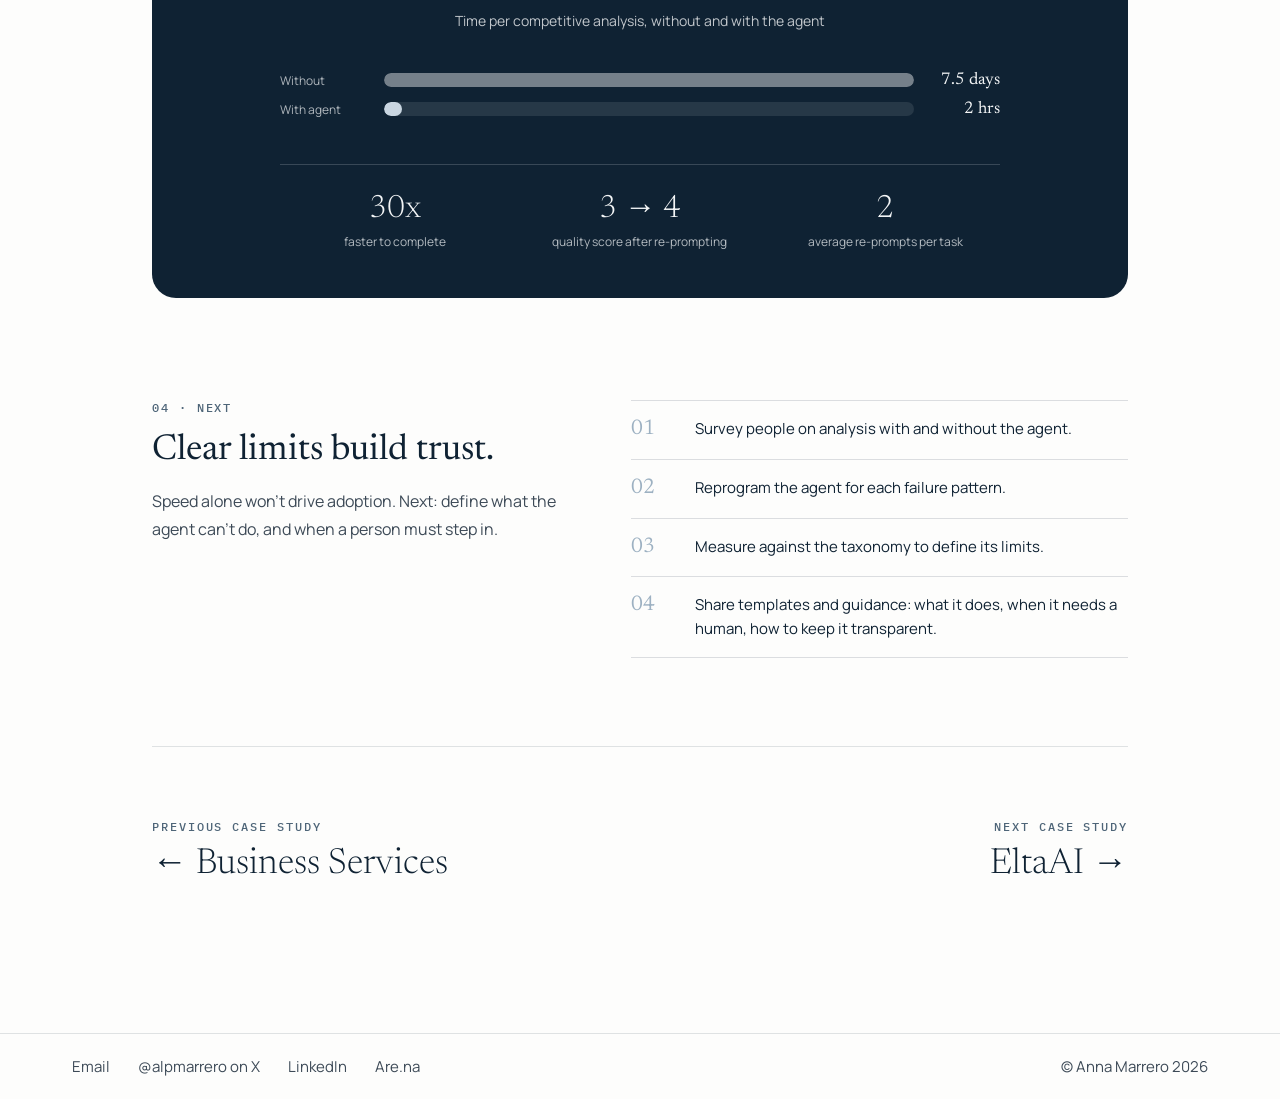
<file: analysis-agent.html>
<!doctype html>
<html lang="en">
<head>
<meta charset="utf-8">
<meta name="viewport" content="width=device-width, initial-scale=1">
<title>Analysis Agent — Anna Marrero</title>
<meta name="description" content="Case study: an AI agent that cut competitive analysis from 7.5 days to 2 hours.">
<meta property="og:title" content="Analysis Agent — Anna Marrero">
<meta property="og:description" content="Case study: an AI agent that cut competitive analysis from 7.5 days to 2 hours.">
<link rel="icon" href="/favicon.svg" type="image/svg+xml">
<link rel="preconnect" href="https://fonts.googleapis.com">
<link rel="preconnect" href="https://fonts.gstatic.com" crossorigin>
<link rel="stylesheet" href="https://fonts.googleapis.com/css2?family=Newsreader:opsz,wght@6..72,300;6..72,400&amp;family=Manrope:wght@400;600&amp;family=IBM+Plex+Mono:wght@400;500&amp;display=swap">
<style>
body{margin:0;background:#FDFDFC}
a{color:#0F2233}a:hover{color:#1F3A52}
.cs-nav a{text-decoration:none}
.cs-nav a:hover{text-decoration:underline;text-underline-offset:6px}
.cs-nav a:focus-visible,.cs-link:focus-visible,.ft-links a:focus-visible{outline:2px solid #0F2233;outline-offset:4px}
/* Expandable images: an expand cursor on hover, click opens the viewer */
.cs-zoom{cursor:url("data:image/svg+xml,%3Csvg xmlns='http://www.w3.org/2000/svg' width='40' height='40'%3E%3Ccircle cx='20' cy='20' r='18' fill='%230F2233' fill-opacity='.9'/%3E%3Cpath d='M23 12h5v5M28 12l-6 6M17 28h-5v-5M12 28l6-6' stroke='white' stroke-width='2' fill='none' stroke-linecap='round' stroke-linejoin='round'/%3E%3C/svg%3E") 20 20, zoom-in;transition:transform .25s ease}
.cs-zoom:hover{transform:translateY(-2px)}
.cs-zoom:focus-visible{outline:2px solid #0F2233;outline-offset:4px}
.cs-lb-btn{min-width:44px;min-height:44px;padding:10px 16px;border-radius:999px;border:1px solid rgba(243,245,246,.4);background:transparent;color:#F3F5F6;font:600 14px 'Manrope',system-ui,sans-serif;cursor:pointer}
.cs-lb-btn:hover{background:rgba(243,245,246,.12)}
.cs-lb-btn:focus-visible{outline:2px solid #F3F5F6;outline-offset:3px}
@media (prefers-reduced-motion: reduce){.cs-zoom{transition:none}}
.cs-link{text-decoration:none}
.cs-link:hover{text-decoration:underline;text-underline-offset:5px}
.ft-links a{color:#3D4A57;text-decoration:none}
.ft-links a:hover{color:#0F2233;text-decoration:underline;text-underline-offset:5px}
/* Alternate layout: a centred 1040px column, two-column splits and image panels */
.cs-sec{padding:clamp(56px,8vw,104px) 0 0}
.cs-split>:only-child{grid-column:1/-1}
.cs-split{display:grid;grid-template-columns:minmax(0,5fr) minmax(0,6fr);gap:clamp(24px,5vw,72px);align-items:start}
.cs-three{display:grid;grid-template-columns:repeat(3,minmax(0,1fr));gap:12px}
.cs-donuts{display:grid;grid-template-columns:repeat(5,minmax(0,1fr));gap:clamp(8px,1.5vw,20px);align-items:center}
@media (max-width: 820px){.cs-three{grid-template-columns:1fr}.cs-donuts{grid-template-columns:repeat(3,minmax(0,1fr))}}
.cs-two{display:grid;grid-template-columns:repeat(2,minmax(0,1fr));gap:clamp(20px,4vw,48px)}
@media (max-width: 820px){.cs-split,.cs-two{grid-template-columns:minmax(0,1fr)}}
.cs-panel{padding:clamp(16px,3.5vw,44px);border-radius:20px;background:#E3E8EB}
.cs-cap{margin-top:12px;font-size:14px;line-height:1.5;color:#3D4A57}
.cs-k{font-size:12px;font-weight:600;letter-spacing:.16em;text-transform:uppercase;color:#4E6578}
.cs-h2{margin:0;font-family:'Newsreader',Georgia,serif;font-size:clamp(26px,2.8vw,36px);font-weight:400;line-height:1.2}
.cs-p{margin:0;font-size:16px;line-height:1.7;color:#3D4A57}
.cs-stat{display:flex;align-items:baseline;gap:20px;padding:18px 0;border-top:1px solid rgba(15,34,51,.14)}
.cs-num{margin:0;flex:0 0 220px;white-space:nowrap;font-family:'Newsreader',Georgia,serif;font-size:clamp(30px,3vw,40px);font-weight:300;line-height:1}
.cs-statlabel{margin:0;font-size:14px;line-height:1.5;color:#3D4A57}
.cs-chip{padding:6px 12px;border-radius:999px;border:1px solid rgba(15,34,51,.25);font-size:13px}
.cs-card{padding:22px 24px;border-radius:14px;background:#FAFBFC;border:1px solid rgba(15,34,51,.1)}
.cs-cardk{margin:0 0 8px;font-size:13px;font-weight:600;color:#4E6578}
.cs-cardp{margin:0;font-size:15px;line-height:1.55}
/* Process sections: the label sits above each section's content */
/* Analysis Agent: hero image. The image has no background of its own; the project colour and dot grid sit behind it, and its cards run off the bottom edge */
.aa-hero{border-radius:20px;overflow:hidden;background-color:#E4D6B8;background-image:radial-gradient(circle, rgba(78,86,98,.32) 1.1px, transparent 1.5px);background-size:22px 22px;background-position:11px 11px;padding:clamp(20px,4vw,48px) clamp(16px,4vw,48px) 0}
.aa-hero img{display:block;width:100%;height:auto}
/* Analysis Agent: outcome band */
.aa-band{margin-top:clamp(8px,2vw,16px);padding:clamp(28px,4vw,48px) clamp(20px,4vw,48px);border-radius:24px;background:#0F2233;color:#F3F5F6;text-align:center;display:flex;flex-direction:column;align-items:center;gap:14px}
.aa-bandk{margin:0;font-size:12px;font-weight:600;letter-spacing:.16em;text-transform:uppercase;color:#C9D6E1}
.aa-big{margin:0;font-family:'Newsreader',Georgia,serif;font-size:clamp(34px,4.6vw,56px);font-weight:300;line-height:1;letter-spacing:-.02em}
.aa-sr{position:absolute;width:1px;height:1px;overflow:hidden;clip:rect(0 0 0 0)}
.aa-bandsub{margin:0;font-size:14px;color:rgba(243,245,246,.78)}
.aa-scale{width:100%;max-width:720px;margin-top:clamp(16px,3vw,28px);display:flex;flex-direction:column;gap:12px}
.aa-scalerow{display:grid;grid-template-columns:90px minmax(0,1fr) 72px;align-items:center;gap:14px;text-align:left}
.aa-scalelabel{font-size:12px;color:rgba(243,245,246,.7)}
.aa-scaleval{font-family:'Newsreader',Georgia,serif;font-size:17px;text-align:right}
.aa-scaletrack{height:14px;border-radius:999px;background:rgba(243,245,246,.1);overflow:hidden}
.aa-fill{display:block;height:100%;border-radius:999px}
.aa-fill-old{background:rgba(243,245,246,.38)}
.aa-fill-new{background:#C9D6E1;min-width:10px}
.aa-bandstats{width:100%;max-width:720px;margin-top:clamp(20px,3vw,32px);padding-top:clamp(20px,3vw,28px);border-top:1px solid rgba(243,245,246,.18);display:grid;grid-template-columns:repeat(3,minmax(0,1fr));gap:16px}
.aa-stat{margin:0;font-family:'Newsreader',Georgia,serif;font-size:clamp(24px,2.6vw,32px);font-weight:300;line-height:1}
.aa-statl{margin:8px 0 0;font-size:12px;line-height:1.45;color:rgba(243,245,246,.72)}
/* pipelines */
.aa-pipes{display:flex;flex-direction:column;gap:clamp(24px,3vw,36px)}
.aa-pipe{display:flex;flex-direction:column;gap:12px}
.aa-steps{list-style:none;margin:0;padding:0;display:grid;grid-auto-flow:column;grid-auto-columns:minmax(0,1fr);gap:22px}
.aa-step{position:relative}
.aa-step:not(:last-child)::after{content:'→';position:absolute;right:-17px;top:50%;transform:translateY(-50%);color:#4E6578;font-size:15px}
.aa-step{display:flex;align-items:center;gap:10px;padding:14px 14px;min-height:64px;box-sizing:border-box;border-radius:12px;background:#FAFBFC;border:1px solid rgba(15,34,51,.1);font-size:14px;line-height:1.3}
.aa-step-dark{background:#0F2233;color:#F3F5F6;border-color:#0F2233}
.aa-stepn{flex:0 0 auto;width:22px;height:22px;border-radius:50%;display:inline-flex;align-items:center;justify-content:center;font-size:11px;font-weight:600;background:rgba(15,34,51,.08)}
.aa-step-dark .aa-stepn{background:rgba(243,245,246,.16)}
.aa-arrow{color:#4E6578;font-size:16px}
.aa-pipenote{margin:0;font-size:14px;color:#3D4A57}
.aa-lessons{margin-top:clamp(32px,4vw,48px)}
/* rounds */
.aa-rounds{list-style:none;margin:clamp(36px,5vw,56px) 0 0;padding:0;display:grid;grid-template-columns:repeat(4,minmax(0,1fr));gap:clamp(16px,2.5vw,32px);position:relative}
.aa-rounds::before{content:"";position:absolute;left:8px;right:0;top:8px;height:2px;background:linear-gradient(90deg,#0F2233 0 76%,rgba(15,34,51,.18) 76%)}
.aa-round{position:relative;display:flex;flex-direction:column;gap:10px;padding-top:34px}
.aa-dot{position:absolute;top:0;left:0;width:18px;height:18px;border-radius:50%;background:#0F2233;box-shadow:0 0 0 5px #FDFDFC}
.aa-round-now .aa-dot{background:#FDFDFC;border:2px solid #0F2233;box-sizing:border-box}
.aa-roundk{margin:0;font-size:13px;font-weight:600;letter-spacing:.04em;color:#4E6578}
.aa-roundp{margin:0;font-size:15px;line-height:1.6;color:#2B3A48}
.aa-now{display:inline-block;margin-left:6px;padding:2px 8px;border-radius:999px;background:#C9D6E1;color:#0F2233;font-size:12px;letter-spacing:0}
/* testing */
.aa-measure{margin:0;padding:0;list-style:none;border-top:1px solid rgba(15,34,51,.14)}
.aa-measure li{padding:12px 0;border-bottom:1px solid rgba(15,34,51,.14);font-size:15px}
.aa-gauge{padding:36px 8px 0}
.aa-gtrack{position:relative;height:12px;border-radius:999px;background:rgba(15,34,51,.1)}
.aa-gfill{position:absolute;top:0;height:100%;background:#9DB1C2;border-radius:999px}
.aa-gmark{position:absolute;top:50%;width:22px;height:22px;margin:-11px 0 0 -11px;border-radius:50%;background:#FAFBFC;border:3px solid #4E6578;box-sizing:border-box}
.aa-gmark-final{background:#0F2233;border-color:#0F2233}
.aa-gtag{position:absolute;bottom:28px;left:50%;transform:translateX(-50%);white-space:nowrap;font-size:13px;font-weight:600;color:#4E6578}
.aa-gtag-final{color:#0F2233}
.aa-gticks{display:flex;justify-content:space-between;margin-top:12px;font-size:12px;color:#3D4A57}
.aa-tiles{display:grid;grid-template-columns:repeat(4,minmax(0,1fr));gap:12px}
.aa-tile{padding:20px;border-radius:14px;background:#FAFBFC}
.aa-tilen{margin:0;font-family:'Newsreader',Georgia,serif;font-size:clamp(32px,3.4vw,44px);font-weight:300;line-height:1}
.aa-tilel{margin:10px 0 0;font-size:13px;line-height:1.45;color:#3D4A57}
/* taxonomy */
.aa-tax{margin-top:clamp(36px,5vw,56px);display:grid;grid-template-columns:minmax(0,7fr) minmax(0,5fr);gap:clamp(24px,4vw,56px);align-items:start}
.aa-pats{list-style:none;margin:0;padding:0;display:flex;flex-direction:column;gap:10px}
.aa-pat{padding:16px 18px;border-radius:14px;background:#FAFBFC;border:1px solid rgba(15,34,51,.1)}
.aa-patt{margin:0;display:flex;align-items:center;gap:10px;font-size:15px;font-weight:600}
.aa-pate{margin:6px 0 0 34px;font-size:14px;line-height:1.5;color:#3D4A57}
.aa-fixtag{flex:0 0 auto;width:24px;height:24px;border-radius:7px;display:inline-flex;align-items:center;justify-content:center;font-size:12px;font-weight:600;color:#0F2233}
.aa-fix-A{background:#D6DFE7}.aa-fix-B{background:#C9D6E1}.aa-fix-C{background:#EDC6D0}
.aa-fixes{display:flex;flex-direction:column;gap:12px;position:sticky;top:96px}
.aa-fix{padding:20px 22px;border-radius:14px;border-left:4px solid}
.aa-fixc-A{background:rgba(214,223,231,.45);border-color:#9FB3C4}
.aa-fixc-B{background:rgba(201,214,225,.45);border-color:#9DB1C2}
.aa-fixc-C{background:rgba(237,198,208,.45);border-color:#D9A3B1}
.aa-fixk{margin:0;display:flex;align-items:center;gap:10px;font-size:16px;font-weight:600}
.aa-fixp{margin:10px 0 0;font-size:14px;line-height:1.55;color:#2B3A48}
.aa-schemeh{margin:0 0 24px;font-family:'Newsreader',Georgia,serif;font-size:clamp(22px,2.2vw,28px);font-weight:400}
.aa-scheme{display:grid;grid-template-columns:repeat(3,minmax(0,1fr));gap:clamp(16px,3vw,32px)}
.aa-schemek{margin:0 0 10px;font-size:13px;font-weight:600;color:#0F2233}
.aa-schemep{margin:0;font-size:14px;line-height:1.55;color:#2B3A48}
.aa-chips{margin:0;display:flex;flex-wrap:wrap;gap:6px}
.aa-chip{padding:5px 10px;border-radius:999px;font-size:12px;font-weight:600;color:#0F2233}
.aa-c1{background:#BFD3C1}.aa-c2{background:#D6DFE7}.aa-c3{background:#C9D6E1}.aa-c4{background:#EDC6D0}.aa-c5{background:rgba(15,34,51,.12)}
@media (max-width: 820px){.aa-steps{grid-auto-flow:row}.aa-step:not(:last-child)::after{content:'↓';right:auto;left:22px;top:auto;bottom:-20px;transform:none}.aa-rounds{grid-template-columns:1fr 1fr}.aa-rounds::before{display:none}.aa-tiles{grid-template-columns:1fr 1fr}.aa-tax,.aa-scheme{grid-template-columns:1fr}.aa-fixes{position:static}.aa-scalerow{grid-template-columns:70px minmax(0,1fr) 60px}}
.cs-step{display:flex;flex-direction:column;gap:14px;padding:clamp(48px,7vw,88px) 0;border-top:1px solid rgba(15,34,51,.12)}
.cs-k,.aa-bandk,.bs-pairk,.bs-sidek{font-family:'IBM Plex Mono','Courier New',monospace;font-weight:500}
/* Site header: logo placeholder and links in IBM Plex Mono; right side left open */
.hd-logo{display:inline-flex;align-items:center;justify-content:center;width:36px;height:36px;border-radius:10px;border:1px dashed rgba(15,34,51,.35);font-family:'IBM Plex Mono','Courier New',monospace;font-size:9px;font-weight:500;letter-spacing:.08em;text-transform:uppercase;color:#4E6578 !important;text-decoration:none !important}
.hd-links{display:flex;flex-wrap:wrap;gap:clamp(18px,2.4vw,28px);font-family:'IBM Plex Mono','Courier New',monospace;font-size:13px;font-weight:500;letter-spacing:.14em;text-transform:uppercase}
.hd-links a{color:#4E6578 !important;text-decoration:none !important;transition:color .2s ease}
.hd-links a:hover,.hd-links a[aria-current="page"]{color:#0F2233 !important}
</style>
<style>[hidden]{display:none !important}</style>
<link rel="stylesheet" href="/css/responsive.css">
</head>
<body>
<!--
  Trusted Contact Program, written into the case study template. Two reading speeds:
  - Scanning: hero, the three "at a glance" cards, the final artifact, then each section's bold key point.
  - Reading: the short paragraph, artifact and decision callout under each key point.
  Keep each key point to one sentence and each paragraph to 2–4 sentences.
-->
<main style="min-height: 100vh; display: flex; flex-direction: column; background: #FDFDFC; color: #0F2233; font-family: 'Manrope', system-ui, sans-serif">
  <!-- Sticky top menu: stays in view while the page scrolls -->
  <div class="site-nav" style="position: sticky; top: 0; z-index: 100; width: 100%; background: rgba(253,253,252,.9); -webkit-backdrop-filter: blur(10px); backdrop-filter: blur(10px); border-bottom: 1px solid rgba(15,34,51,.08)">
    <div style="max-width: 1200px; margin: 0 auto; padding: 0 clamp(16px, 4vw, 32px); box-sizing: border-box">
      <header class="cs-nav" style="display: flex; flex-wrap: wrap; align-items: center; justify-content: space-between; gap: 12px 16px; padding: clamp(14px, 2vw, 20px) 0">
          <div style="display: flex; align-items: center; gap: clamp(20px, 3vw, 36px)">
            <nav class="hd-links" aria-label="Main"><a href="/">Home</a><a href="/work" aria-current="page">Work</a><a href="/about">About</a></nav>
          </div>
          <!-- Right side: intentionally left open -->
          <div aria-hidden="true"></div>
        </header>
    </div>
  </div>

  <div style="width: 100%; max-width: 1040px; margin: 0 auto; padding: 0 clamp(16px, 4vw, 32px); box-sizing: border-box">

    <section aria-labelledby="cs-title" style="padding: clamp(48px, 8vw, 96px) 0 clamp(28px, 4vw, 40px); display: flex; flex-direction: column; gap: 20px">
      <p style="font-family: 'IBM Plex Mono', 'Courier New', monospace; margin: 0; font-size: 12px; font-weight: 500; letter-spacing: 0.2em; text-transform: uppercase; color: #4E6578">AI Agent Design</p>
      <h1 id="cs-title" style="margin: 0; max-width: 900px; font-family: 'Newsreader', Georgia, serif; font-size: clamp(38px, 5.2vw, 68px); font-weight: 300; line-height: 1.05; letter-spacing: -0.02em">Analysis Agent</h1>
      <p class="cs-subtitle" style="margin: -8px 0 0; max-width: 820px; font-family: 'Newsreader', Georgia, serif; font-size: clamp(22px, 2.4vw, 32px); font-weight: 300; line-height: 1.25; color: #2B3A48">From 7.5 days to 2 hours, without losing trust</p>
      <p style="margin: 0; max-width: 680px; font-size: clamp(16px, 1.4vw, 18px); line-height: 1.65; color: #3D4A57">Competitive analysis is one of the credit union’s most-used research inputs, and one of the most manual. I proved an agent could do it, then tested how it fails.</p>
    </section>

    <figure class="aa-hero" style="margin: 0">
      <img src="/images/56384a55a404ea1c60d7434c5e72e76a.png" alt="Three Notion pages from the Competitive Analysis Agent workspace: Testing Plan, Parameters &amp; Measures, and Guidelines &amp; Templates">
    </figure>

    <dl style="margin: clamp(28px, 4vw, 40px) 0 0; display: grid; grid-template-columns: repeat(auto-fit, minmax(160px, 1fr)); gap: 16px 32px"><div><dt class="cs-k">Role</dt><dd style="margin: 6px 0 0; font-size: 15px; line-height: 1.5">Lead UX Designer</dd></div><div><dt class="cs-k">Partners</dt><dd style="margin: 6px 0 0; font-size: 15px; line-height: 1.5">IT</dd></div><div><dt class="cs-k">Methods</dt><dd style="margin: 6px 0 0; font-size: 15px; line-height: 1.5">Prompt design, async testing, error logging, failure taxonomy</dd></div><div><dt class="cs-k">Timeline</dt><dd style="margin: 6px 0 0; font-size: 15px; line-height: 1.5">2026 · In progress</dd></div></dl>

    <section aria-label="Challenge and role" style="padding-top: clamp(56px, 8vw, 96px)">
      <div class="cs-two">
        <div>
          <p class="cs-k" style="margin: 0 0 12px">Challenge</p>
          <p style="margin: 0; font-family: 'Newsreader', Georgia, serif; font-size: clamp(22px, 2.2vw, 28px); font-weight: 300; line-height: 1.3">With little room to test, the credit union watches competitors. Every site is checked by hand. One pass can take weeks.</p>
        </div>
        <div>
          <p class="cs-k" style="margin: 0 0 12px">My role</p>
          <p style="margin: 0; font-family: 'Newsreader', Georgia, serif; font-size: clamp(22px, 2.2vw, 28px); font-weight: 300; line-height: 1.3">I’d run these analyses for years. I proposed automating them, wrote the prompt, built it with IT, and ran three rounds of testing.</p>
        </div>
      </div>
    </section>

    <!-- Timeline: the rounds of work, right after challenge and role -->
    <section class="cs-sec" aria-label="Timeline" style="padding-top: clamp(40px, 6vw, 72px)">
      <p class="cs-k" style="margin: 0">Timeline</p>
      <ol class="aa-rounds" style="margin-top: clamp(16px, 2vw, 24px)">
        <li class="aa-round aa-round-done">
            <span class="aa-dot" aria-hidden="true"></span>
            <p class="aa-roundk">01 · First draft</p>
            <p class="aa-roundp">Drafted from past analyses. Built with IT.</p>
          </li><li class="aa-round aa-round-done">
            <span class="aa-dot" aria-hidden="true"></span>
            <p class="aa-roundk">02 · Round 1 · Solo Testing</p>
            <p class="aa-roundp">Found gaps. Logged limits.</p>
          </li><li class="aa-round aa-round-done">
            <span class="aa-dot" aria-hidden="true"></span>
            <p class="aa-roundk">03 · Round 2 · Group (5) testing</p>
            <p class="aa-roundp">Measured the fixes. Found more gaps.</p>
          </li><li class="aa-round aa-round-now">
            <span class="aa-dot" aria-hidden="true"></span>
            <p class="aa-roundk">04 · Round 3 · Solo <span class="aa-now">In progress</span></p>
            <p class="aa-roundp">Measuring the latest fixes, and the nudges that steer people around limits.</p>
          </li>
      </ol>
    </section>

    <!-- 1. Proving the use case -->
    <section class="cs-sec" aria-labelledby="s-prove">
      <div class="cs-split">
        <div>
          <p class="cs-k" style="margin: 0 0 14px">01 · Use case</p>
          <h2 id="s-prove" class="cs-h2">Prove it before building it.</h2>
        </div>
        <p class="cs-p" style="padding-top: 34px">I gave Co-Pilot analyses I’d already done and compared its answers to mine. They held up. Then I pulled past analyses from across the org to find the common competitors, features and formats. That became the first draft.</p>
      </div>
      <div style="margin-top: clamp(36px, 5vw, 56px)">
        <div class="cs-panel aa-pipes">
          <div class="aa-pipe">
            <p class="cs-k" style="margin: 0">Manual</p>
            <ol class="aa-steps"><li class="aa-step"><span class="aa-stepn">1</span>Open every competitor site</li><li class="aa-step"><span class="aa-stepn">2</span>Search for the topic</li><li class="aa-step"><span class="aa-stepn">3</span>Log whether it exists</li><li class="aa-step"><span class="aa-stepn">4</span>Note how it’s marketed</li><li class="aa-step"><span class="aa-stepn">5</span>Compile and recommend</li></ol>
            <p class="aa-pipenote">One pass can take weeks.</p>
          </div>
          <div class="aa-pipe">
            <p class="cs-k" style="margin: 0">With the agent</p>
            <ol class="aa-steps"><li class="aa-step aa-step-dark"><span class="aa-stepn">1</span>Fixed control prompt</li><li class="aa-step aa-step-dark"><span class="aa-stepn">2</span>Agent reviews each site</li><li class="aa-step aa-step-dark"><span class="aa-stepn">3</span>Scored, sourced table</li><li class="aa-step aa-step-dark"><span class="aa-stepn">4</span>Human review and re-prompt</li></ol>
            <p class="aa-pipenote">About two hours. A person checks the evidence.</p>
          </div>
        </div>
      </div>
      <div class="aa-lessons">
        <p class="cs-k" style="margin: 0">What I’d do differently</p>
        <div class="cs-two" style="margin-top: 16px">
          <div class="cs-card"><p class="cs-cardk">Mistake 1 · No accuracy baseline</p><p class="cs-cardp">I judged accuracy by eye. A scored baseline would have given every round a number to beat.</p></div>
          <div class="cs-card"><p class="cs-cardk">Mistake 2 · Prescribing instead of asking</p><p class="cs-cardp">I told the model exactly what to report. Sharing the goal and asking for a plan would have surfaced better ideas.</p></div>
        </div>
      </div>
    </section>

    <!-- 3. Testing -->
    <section class="cs-sec" aria-labelledby="s-test">
      <div class="cs-split">
        <div>
          <p class="cs-k" style="margin: 0 0 14px">02 · Testing</p>
          <h2 id="s-test" class="cs-h2">Testing that fits around real work.</h2>
          <p class="cs-p" style="margin-top: 16px">Testing was async. A pre-survey captured time, confidence and ease of use. Everyone started from the same prompt, so results compared cleanly.</p>
        </div>
        <div>
          <p class="cs-k" style="margin: 0 0 14px">What I measured</p>
          <ul class="aa-measure">
            <li>Baseline quality score on the first output</li>
            <li>Number of re-prompts</li>
            <li>Final quality score after re-prompting</li>
            <li>Time to complete</li>
            <li>Error categories</li>
          </ul>
        </div>
      </div>
      <div class="cs-panel" style="margin-top: clamp(36px, 5vw, 56px); display: flex; flex-direction: column; gap: clamp(28px, 4vw, 40px)">
        <div class="aa-gauge" role="img" aria-label="Quality score on a 1 to 5 scale: baseline 3 on the first output, 4 after two re-prompts">
          <div class="aa-gtrack">
            <span class="aa-gfill" style="left: 50%; width: 25%"></span>
            <span class="aa-gmark" style="left: 50%"><span class="aa-gtag">Baseline 3</span></span>
            <span class="aa-gmark aa-gmark-final" style="left: 75%"><span class="aa-gtag aa-gtag-final">After 2 re-prompts · 4</span></span>
          </div>
          <div class="aa-gticks" aria-hidden="true"><span>1</span><span>2</span><span>3</span><span>4</span><span>5</span></div>
        </div>
        <div class="aa-tiles"><div class="aa-tile"><p class="aa-tilen">3</p><p class="aa-tilel">Baseline quality score</p></div><div class="aa-tile"><p class="aa-tilen">2</p><p class="aa-tilel">Re-prompts</p></div><div class="aa-tile"><p class="aa-tilen">4</p><p class="aa-tilel">Final quality score</p></div><div class="aa-tile"><p class="aa-tilen">2 hrs</p><p class="aa-tilel">Time to complete, vs. 7.5 days without the agent</p></div></div>
      </div>
      <p class="cs-cap">Round 2 averages, 5 participants.</p>
    </section>

    <!-- 4. Failure taxonomy -->
    <section class="cs-sec" aria-labelledby="s-fail">
      <div class="cs-split">
        <div>
          <p class="cs-k" style="margin: 0 0 14px">03 · Failure taxonomy</p>
          <h2 id="s-fail" class="cs-h2">Know how it fails.</h2>
        </div>
        <p class="cs-p" style="padding-top: 34px">Speed only matters if people trust the output. I logged every error and grouped them into six patterns, each with a fix.</p>
      </div>
      <div class="aa-tax">
        <div>
          <p class="cs-k" style="margin: 0 0 14px">Six patterns · one example each</p>
          <ol class="aa-pats"><li class="aa-pat">
            <p class="aa-patt"><span class="aa-fixtag aa-fix-A">A</span>Unable to read visual content</p>
            <p class="aa-pate">Said a page had “zero photos, icons, or visual illustrations” when it had both.</p>
          </li><li class="aa-pat">
            <p class="aa-patt"><span class="aa-fixtag aa-fix-B">B</span>Skips sub-navigation</p>
            <p class="aa-pate">Accessed a landing page but skipped the sub-navs linked on it.</p>
          </li><li class="aa-pat">
            <p class="aa-patt"><span class="aa-fixtag aa-fix-B">B</span>Blames imaginary restrictions</p>
            <p class="aa-pate">Said it was “unable to access” a credit card page, though it had accessed the page beside it.</p>
          </li><li class="aa-pat">
            <p class="aa-patt"><span class="aa-fixtag aa-fix-B">B</span>Overconfident</p>
            <p class="aa-pate">Tagged inferred findings as direct evidence.</p>
          </li><li class="aa-pat">
            <p class="aa-patt"><span class="aa-fixtag aa-fix-B">B</span>Searches first</p>
            <p class="aa-pate">Relied on search and said a page didn’t exist when it was in the main nav.</p>
          </li><li class="aa-pat">
            <p class="aa-patt"><span class="aa-fixtag aa-fix-C">C</span>Inconsistent formatting</p>
            <p class="aa-pate">Table structure and content changed from one response to the next.</p>
          </li>
          </ol>
        </div>
        <div>
          <p class="cs-k" style="margin: 0 0 14px">Three fixes</p>
          <div class="aa-fixes"><div class="aa-fix aa-fixc-A">
            <p class="aa-fixk"><span class="aa-fixtag aa-fix-A">A</span>Ask for the visual</p>
            <p class="aa-fixp">For visual tasks, ask for a screenshot. Don’t guess.</p>
          </div><div class="aa-fix aa-fixc-B">
            <p class="aa-fixk"><span class="aa-fixtag aa-fix-B">B</span>Make evidence traceable</p>
            <p class="aa-fixp">Source every claim. Tag evidence and confidence. Cap weak scores. Follow the site’s own structure.</p>
          </div><div class="aa-fix aa-fixc-C">
            <p class="aa-fixk"><span class="aa-fixtag aa-fix-C">C</span>Lock the format</p>
            <p class="aa-fixp">Same format every time, unless asked.</p>
          </div>
          </div>
        </div>
      </div>
      <div class="cs-panel" style="margin-top: clamp(32px, 4vw, 48px)">
        <p class="cs-k" style="margin: 0 0 6px">The confidence scheme</p>
        <p class="aa-schemeh">How fix B makes evidence traceable</p>
        <div class="aa-scheme">
          <div>
            <p class="aa-schemek">Evidence type, on every claim</p>
            <p class="aa-chips"><span class="aa-chip aa-c1">Direct</span><span class="aa-chip aa-c2">Secondary</span><span class="aa-chip aa-c3">Inferred</span><span class="aa-chip aa-c4">Guess</span><span class="aa-chip aa-c5">Unable to access</span></p>
          </div>
          <div>
            <p class="aa-schemek">Confidence</p>
            <p class="aa-chips"><span class="aa-chip aa-c1">High</span><span class="aa-chip aa-c3">Medium</span><span class="aa-chip aa-c4">Low</span></p>
          </div>
          <div>
            <p class="aa-schemek">Scoring rule</p>
            <p class="aa-schemep">Scores built on secondary or inferred evidence are capped at 3 and flagged for review. Every score explains why it isn’t higher, and why it isn’t lower.</p>
          </div>
        </div>
      </div>
    </section>

    <section aria-label="The outcome" class="aa-band" style="margin-top: clamp(56px, 8vw, 96px)">
      <p class="aa-bandk">The outcome</p>
      <p class="aa-big">7.5 days <span aria-hidden="true">→</span><span class="aa-sr"> to </span> 2 hours</p>
      <p class="aa-bandsub">Time per competitive analysis, without and with the agent</p>
      <div class="aa-scale" role="img" aria-label="Bar comparison: 7.5 days without the agent fills the track; 2 hours with the agent is a sliver">
        <div class="aa-scalerow"><span class="aa-scalelabel">Without</span><div class="aa-scaletrack"><span class="aa-fill aa-fill-old" style="width: 100%"></span></div><span class="aa-scaleval">7.5 days</span></div>
        <div class="aa-scalerow"><span class="aa-scalelabel">With agent</span><div class="aa-scaletrack"><span class="aa-fill aa-fill-new" style="width: 3.4%"></span></div><span class="aa-scaleval">2 hrs</span></div>
      </div>
      <div class="aa-bandstats">
        <div><p class="aa-stat">30x</p><p class="aa-statl">faster to complete</p></div>
        <div><p class="aa-stat">3 → 4</p><p class="aa-statl">quality score after re-prompting</p></div>
        <div><p class="aa-stat">2</p><p class="aa-statl">average re-prompts per task</p></div>
      </div>
    </section>

    <!-- 5. Next -->
    <section class="cs-sec" aria-labelledby="s-next">
      <div class="cs-split">
        <div>
          <p class="cs-k" style="margin: 0 0 14px">04 · Next</p>
          <h2 id="s-next" class="cs-h2">Clear limits build trust.</h2>
          <p class="cs-p" style="margin-top: 16px">Speed alone won’t drive adoption. Next: define what the agent can’t do, and when a person must step in.</p>
        </div>
        <ol style="list-style: none; margin: 0; padding: 0; border-top: 1px solid rgba(15,34,51,.14)"><li style="display: flex; gap: 20px; padding: 16px 0; border-bottom: 1px solid rgba(15,34,51,.14)"><span style="flex: 0 0 44px; font-family: 'Newsreader', Georgia, serif; font-size: clamp(18px, calc(18px + 4 * (100vw - 390px) / 1050), 22px); line-height: 1.2; color: #9DB1C2">01</span><span style="font-size: 15px; line-height: 1.6">Survey people on analysis with and without the agent.</span></li><li style="display: flex; gap: 20px; padding: 16px 0; border-bottom: 1px solid rgba(15,34,51,.14)"><span style="flex: 0 0 44px; font-family: 'Newsreader', Georgia, serif; font-size: clamp(18px, calc(18px + 4 * (100vw - 390px) / 1050), 22px); line-height: 1.2; color: #9DB1C2">02</span><span style="font-size: 15px; line-height: 1.6">Reprogram the agent for each failure pattern.</span></li><li style="display: flex; gap: 20px; padding: 16px 0; border-bottom: 1px solid rgba(15,34,51,.14)"><span style="flex: 0 0 44px; font-family: 'Newsreader', Georgia, serif; font-size: clamp(18px, calc(18px + 4 * (100vw - 390px) / 1050), 22px); line-height: 1.2; color: #9DB1C2">03</span><span style="font-size: 15px; line-height: 1.6">Measure against the taxonomy to define its limits.</span></li><li style="display: flex; gap: 20px; padding: 16px 0; border-bottom: 1px solid rgba(15,34,51,.14)"><span style="flex: 0 0 44px; font-family: 'Newsreader', Georgia, serif; font-size: clamp(18px, calc(18px + 4 * (100vw - 390px) / 1050), 22px); line-height: 1.2; color: #9DB1C2">04</span><span style="font-size: 15px; line-height: 1.6">Share templates and guidance: what it does, when it needs a human, how to keep it transparent.</span></li></ol>
      </div>
    </section>

    <nav aria-label="More case studies" style="display: grid; grid-template-columns: repeat(auto-fit, minmax(min(100%, 320px), 1fr)); gap: 24px 48px; padding: clamp(40px, 6vw, 72px) 0 clamp(72px, 11.5vw, 166px); border-top: 1px solid rgba(15,34,51,.12); margin-top: clamp(48px, 7vw, 88px)">
      <a class="cs-link" href="/business-services" style="display: flex; flex-direction: column; gap: 10px; color: #0F2233">
        <span class="cs-k">Previous case study</span>
        <span style="font-family: 'Newsreader', Georgia, serif; font-size: clamp(24px, 2.8vw, 36px); font-weight: 300; line-height: 1.15">← Business Services</span>
      </a>
      <a class="cs-link" href="/eltaai" style="display: flex; flex-direction: column; align-items: flex-end; gap: 10px; text-align: right; color: #0F2233">
        <span class="cs-k">Next case study</span>
        <span style="font-family: 'Newsreader', Georgia, serif; font-size: clamp(24px, 2.8vw, 36px); font-weight: 300; line-height: 1.15">EltaAI →</span>
      </a>
    </nav>
  </div>

  <footer style="margin-top: auto; border-top: 1px solid rgba(15,34,51,.12)">
    <div style="max-width: 1200px; margin: 0 auto; padding: 22px clamp(16px, 4vw, 32px); box-sizing: border-box; display: flex; flex-wrap: wrap; align-items: center; justify-content: space-between; gap: 12px 24px; font-size: 15px; color: #3D4A57">
      <nav class="ft-links" aria-label="Elsewhere" style="display: flex; flex-wrap: wrap; gap: 8px clamp(16px, 2.4vw, 28px)">
        <a href="mailto:alpmarrero@gmail.com">Email</a>
        <a href="https://x.com/alpmarrero" target="_blank" rel="noopener noreferrer">@alpmarrero on X</a>
        <a href="https://www.linkedin.com/in/alpmarrero/" target="_blank" rel="noopener noreferrer">LinkedIn</a>
        <a href="https://www.are.na/anna-marrero" target="_blank" rel="noopener noreferrer">Are.na</a>
      </nav>
      <p style="margin: 0">© Anna Marrero 2026</p>
    </div>
  </footer>
  <!-- Image viewer: fits the image to the screen; click the image (or Zoom) to see it at full size and scroll around -->
  
    <div id="lb" hidden role="dialog" aria-modal="true" aria-label="Image viewer" style="position: fixed; inset: 0; z-index: 300; display: flex; flex-direction: column; background: rgba(15,34,51,.92); font-family: 'Manrope', system-ui, sans-serif">
      <div style="flex: 0 0 auto; display: flex; align-items: center; justify-content: space-between; gap: 16px; padding: 14px clamp(16px, 3vw, 28px); color: #F3F5F6">
        <p style="margin: 0; min-width: 0; font-size: 14px; line-height: 1.4; color: rgba(243,245,246,.85); overflow: hidden; text-overflow: ellipsis; white-space: nowrap" id="lb-cap"></p>
        <div style="display: flex; gap: 8px; flex: 0 0 auto">
          <button class="cs-lb-btn" type="button" id="lb-toggle">Zoom in</button>
          <button class="cs-lb-btn" type="button" id="lb-close" aria-label="Close image viewer">Close ✕</button>
        </div>
      </div>
      <div id="lb-backdrop" style="flex: 1 1 auto; min-height: 0; overflow: auto; display: flex; padding: 0 clamp(16px, 3vw, 28px) 24px; box-sizing: border-box">
        <img id="lb-img" alt="" style="display: block; margin: auto; border-radius: 8px; background: #FFFFFF; box-shadow: 0 20px 60px rgba(0,0,0,.35);">
      </div>
    </div>
  
</main>
<script src="/js/lightbox.js" defer></script>
<script src="/js/prefetch.js" defer></script>
</body>
</html>
</file>
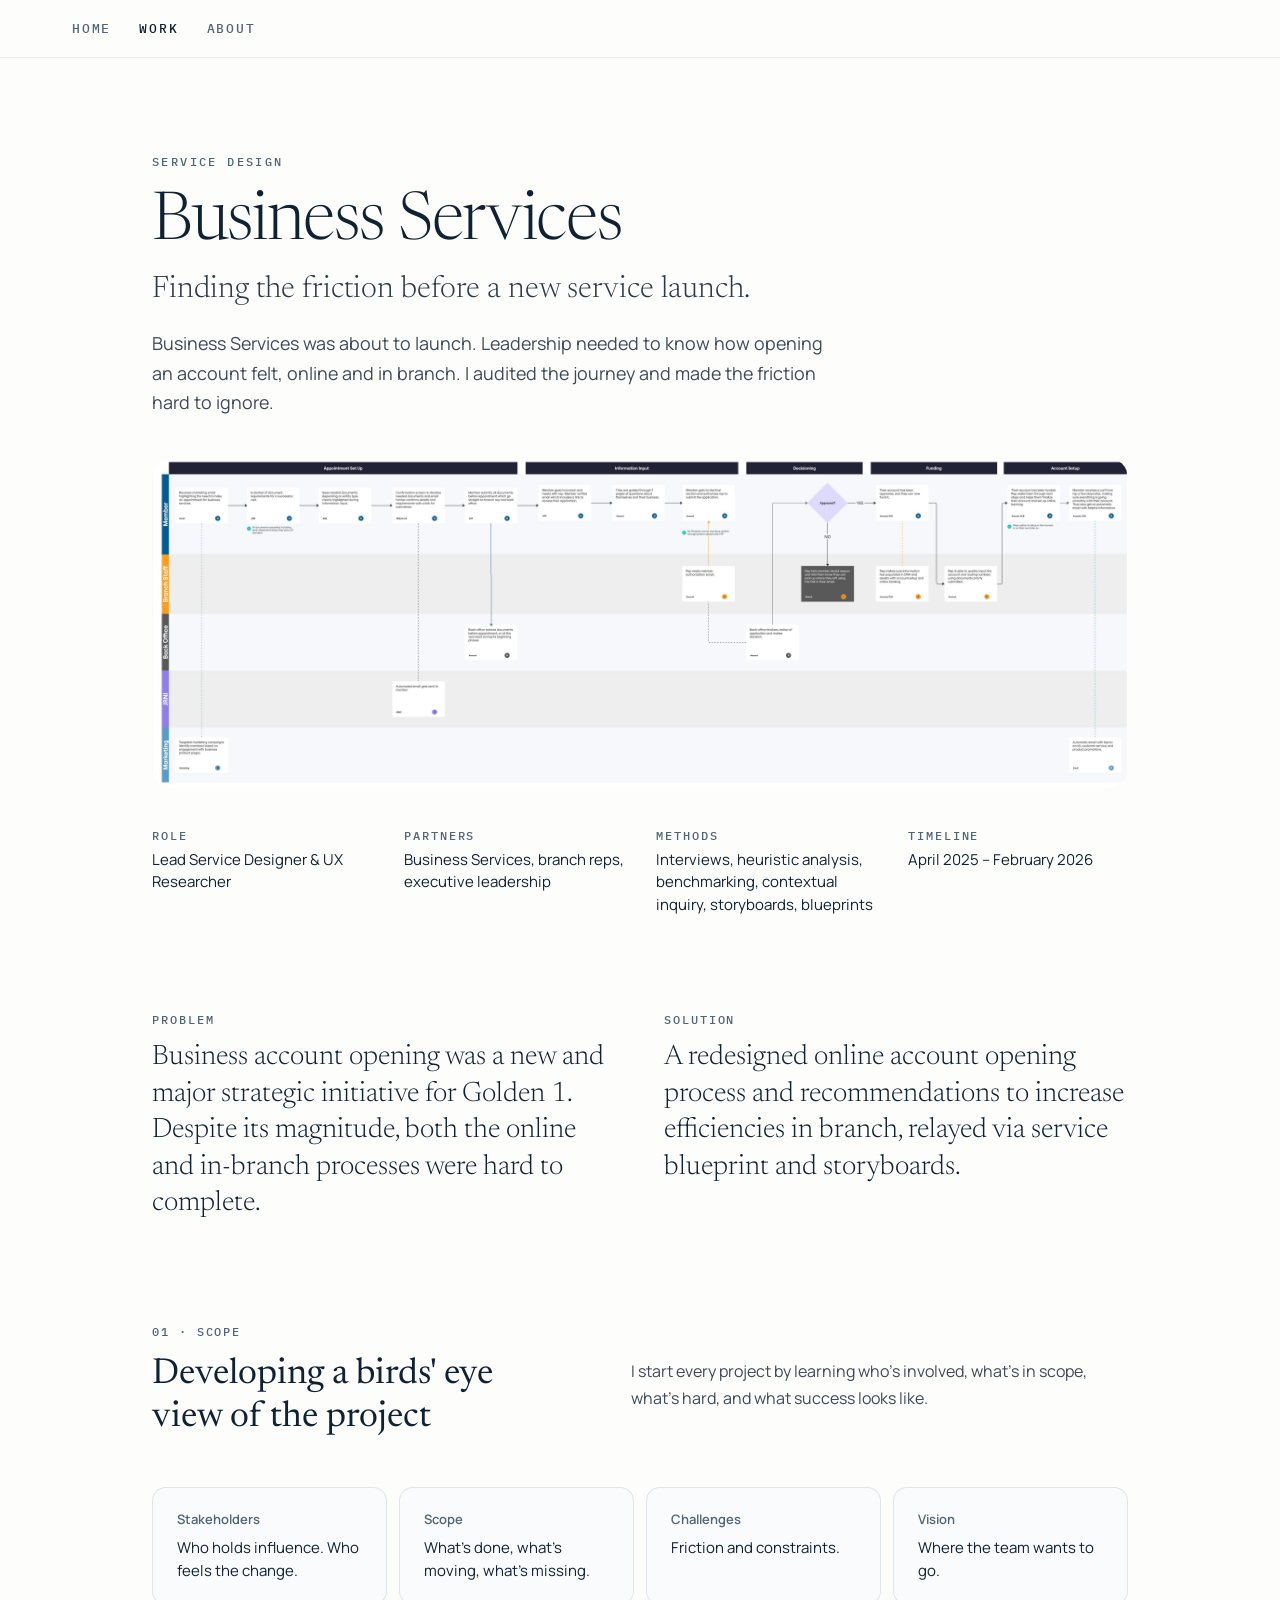
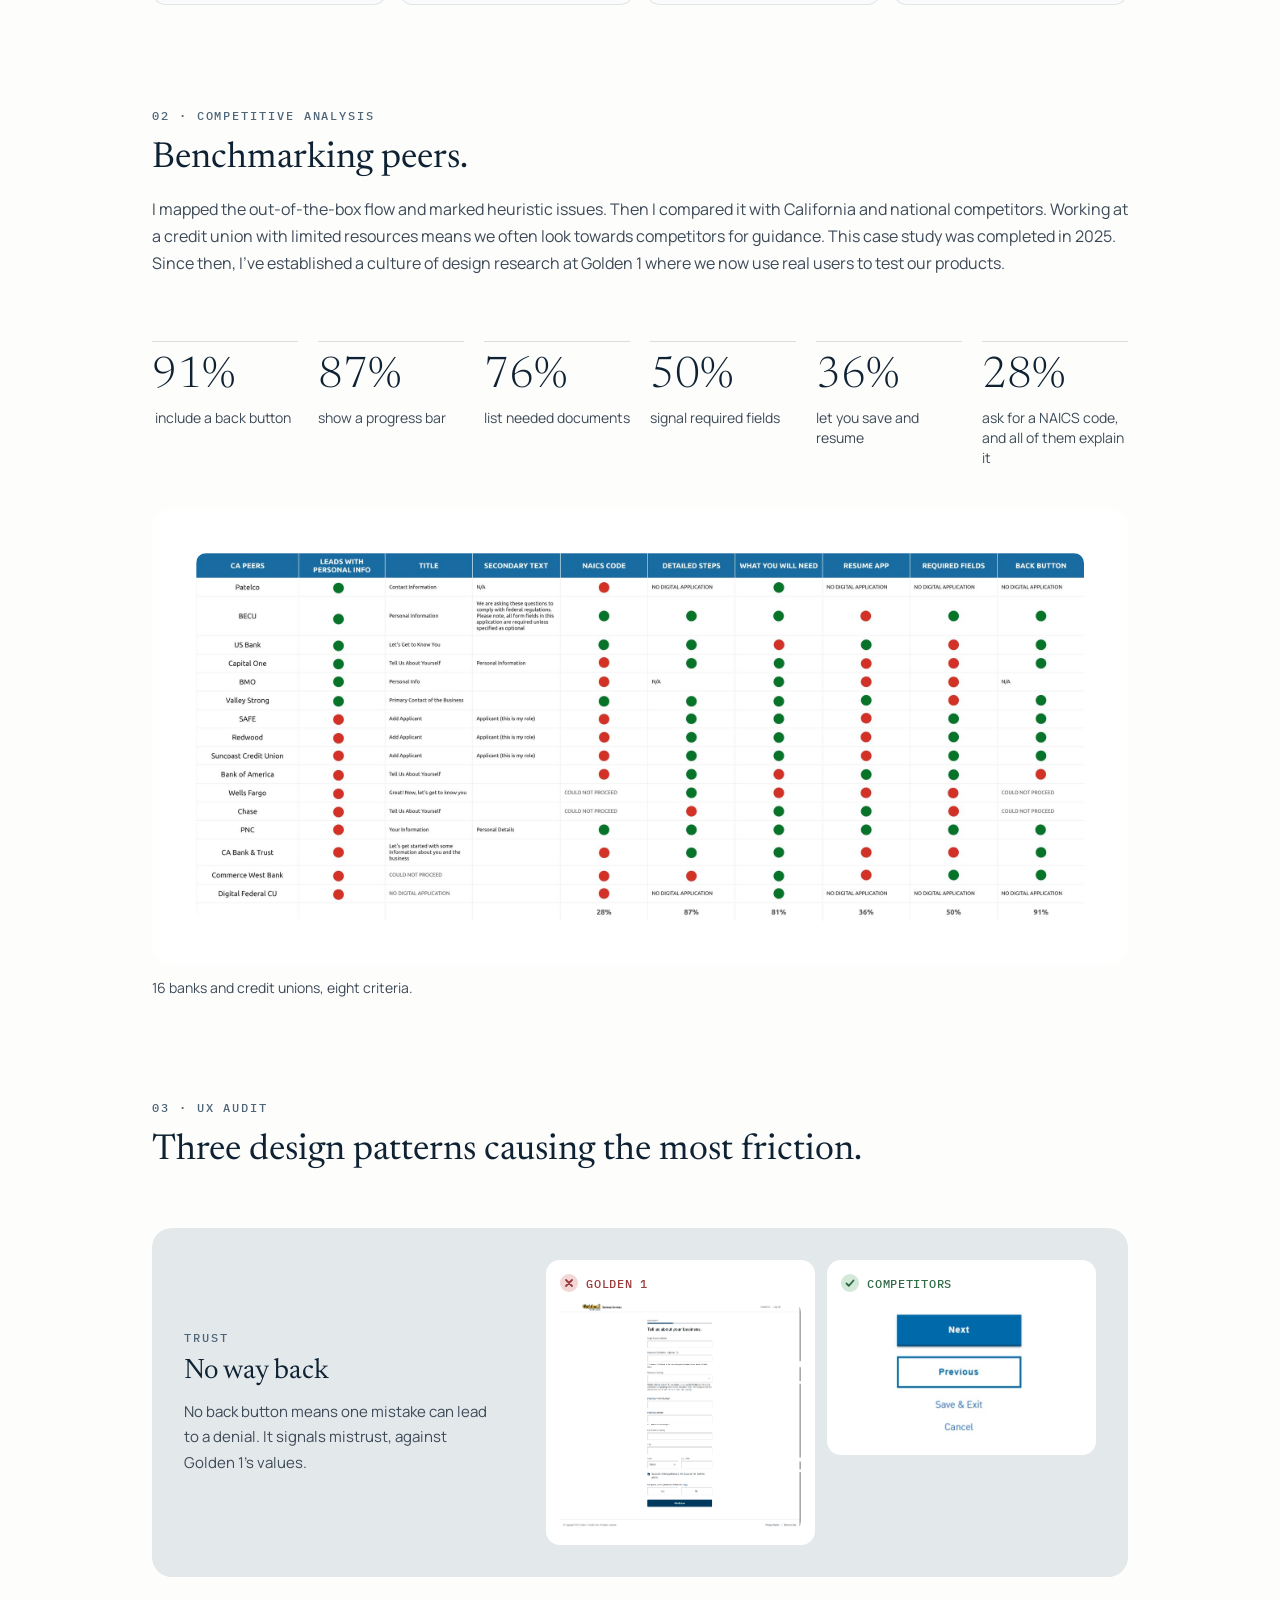
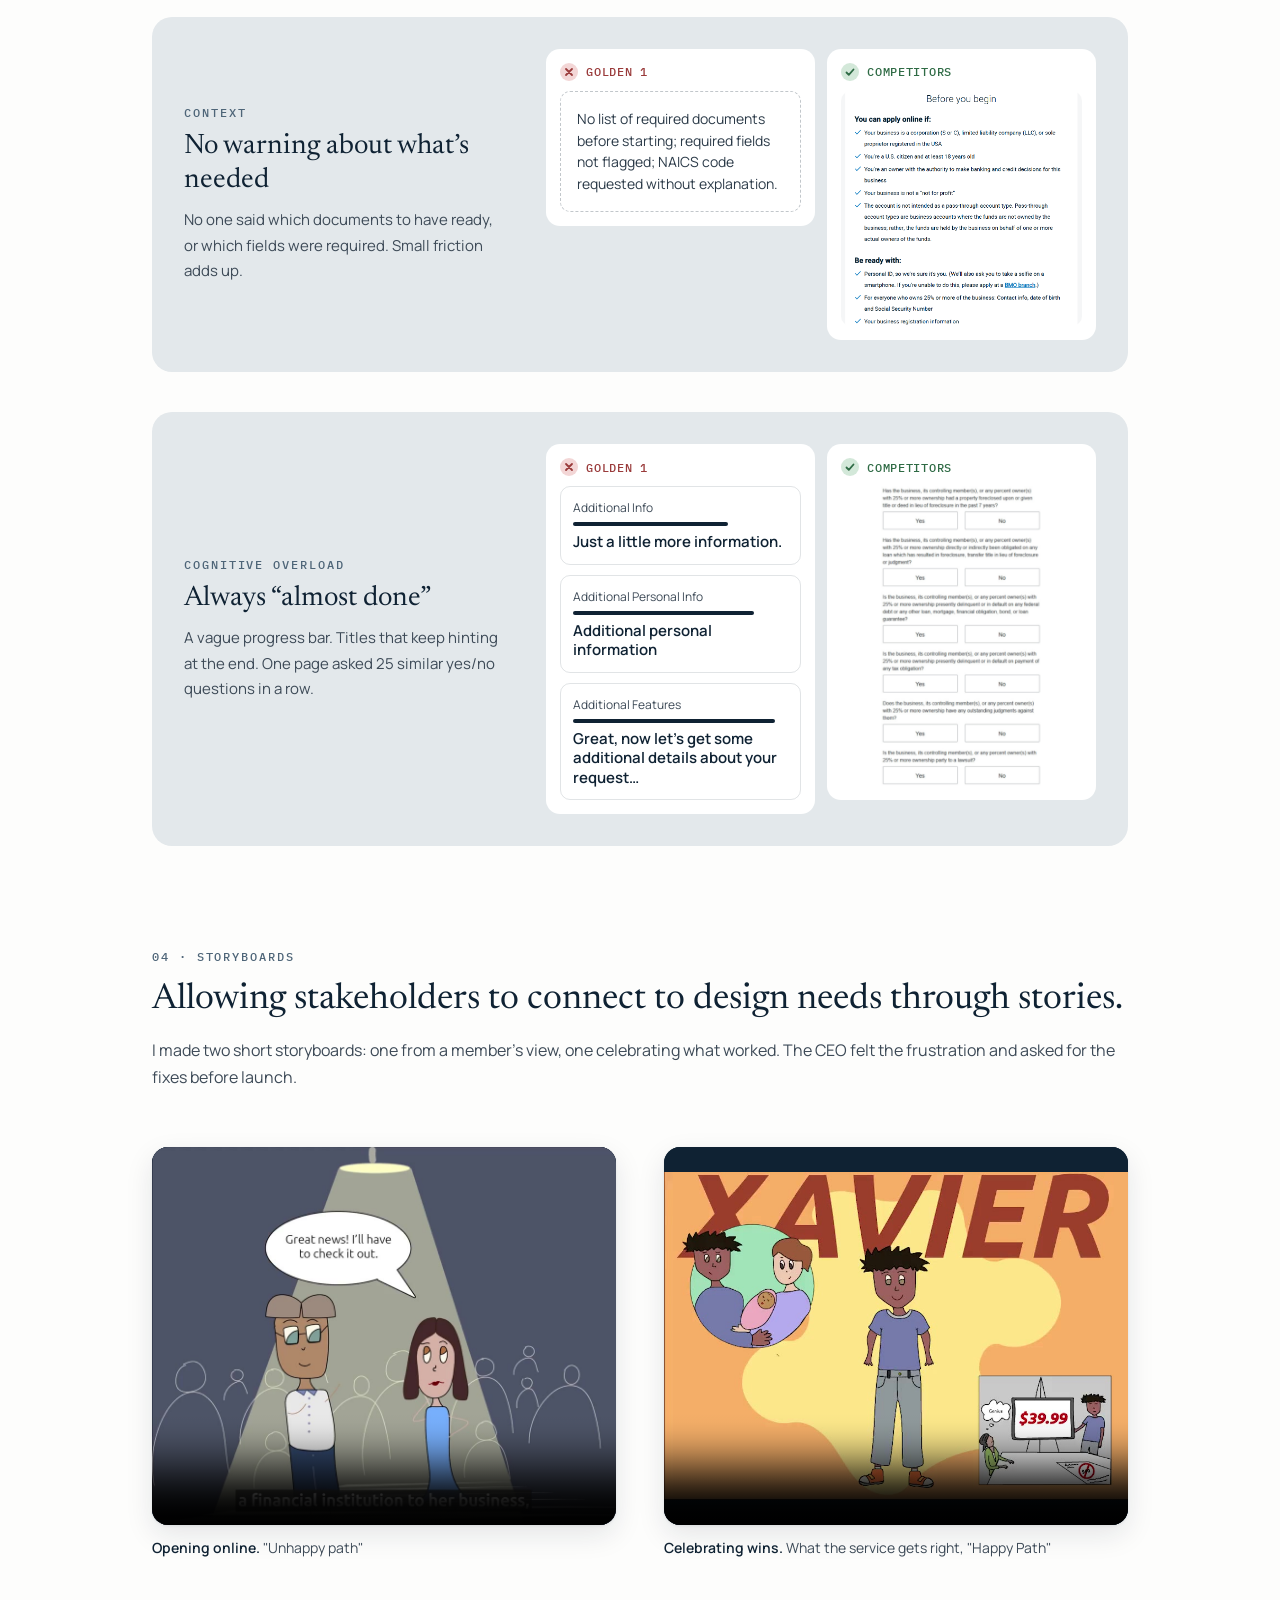
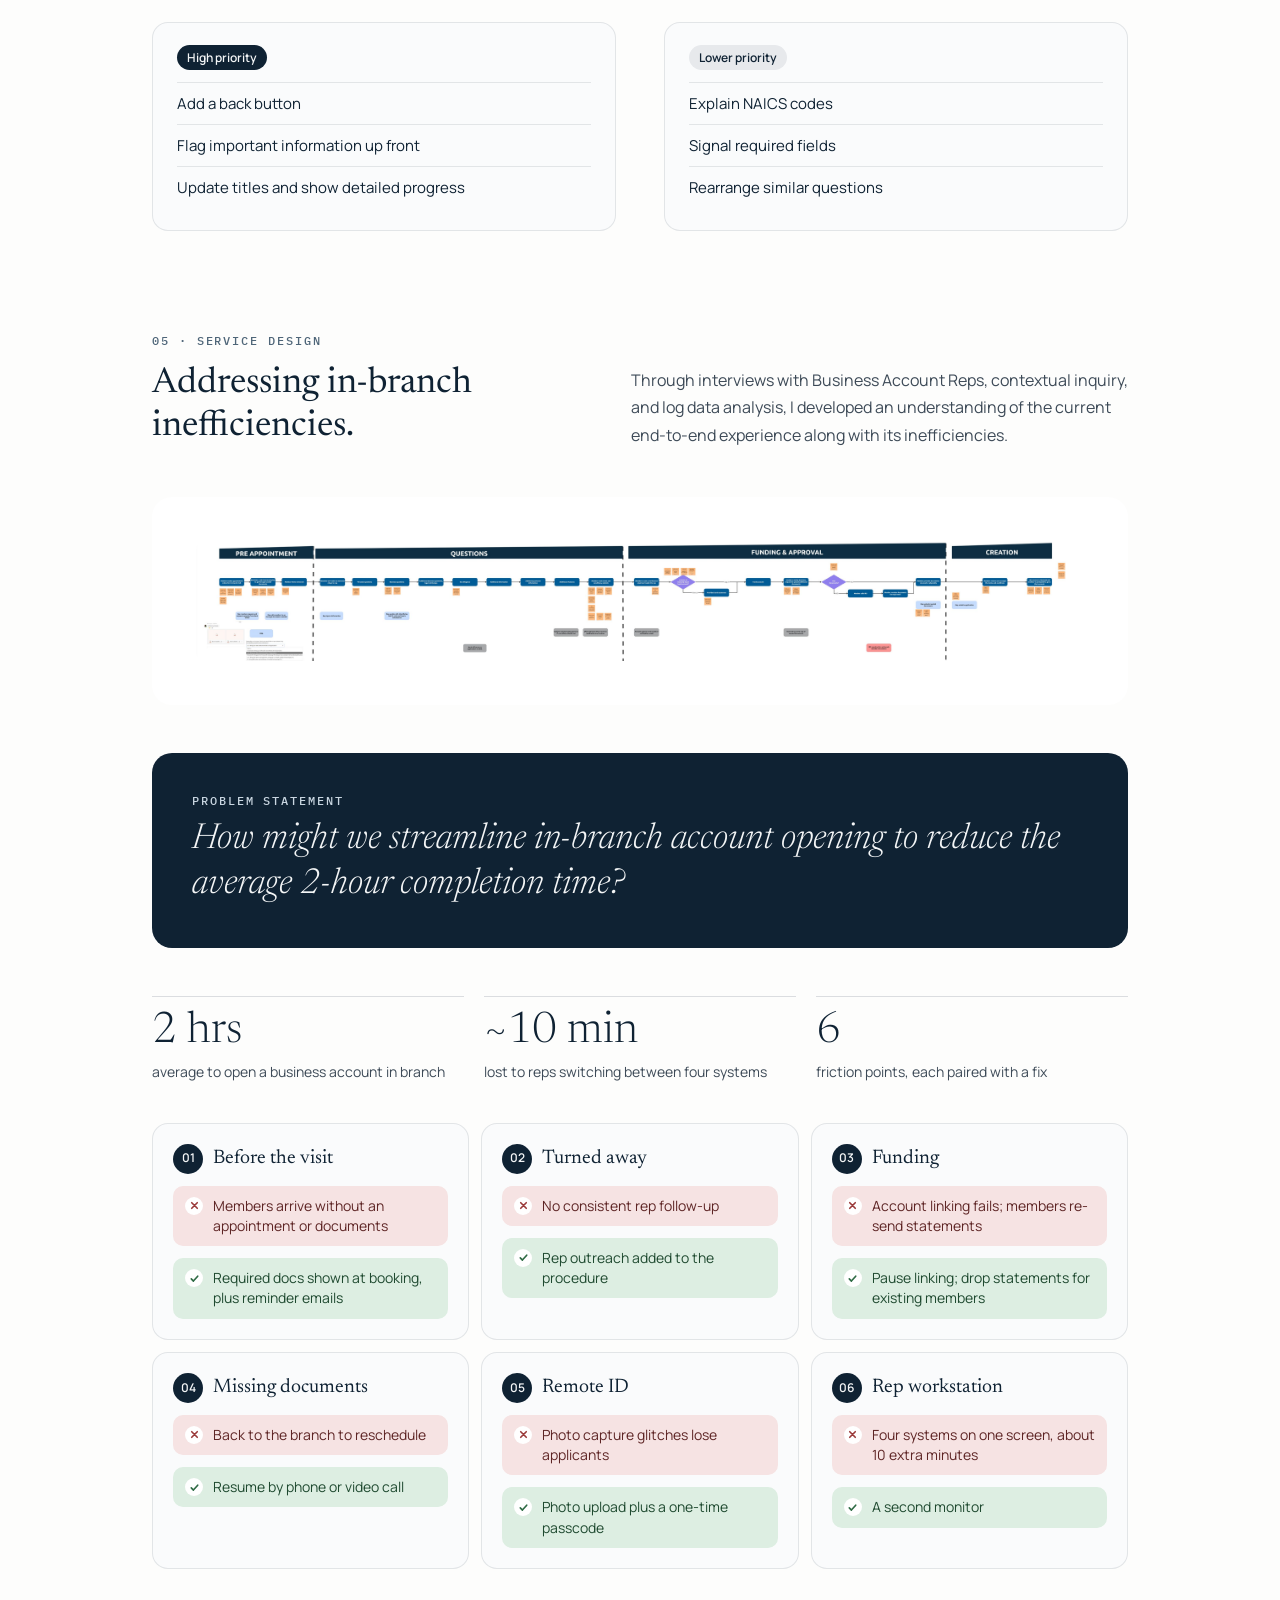
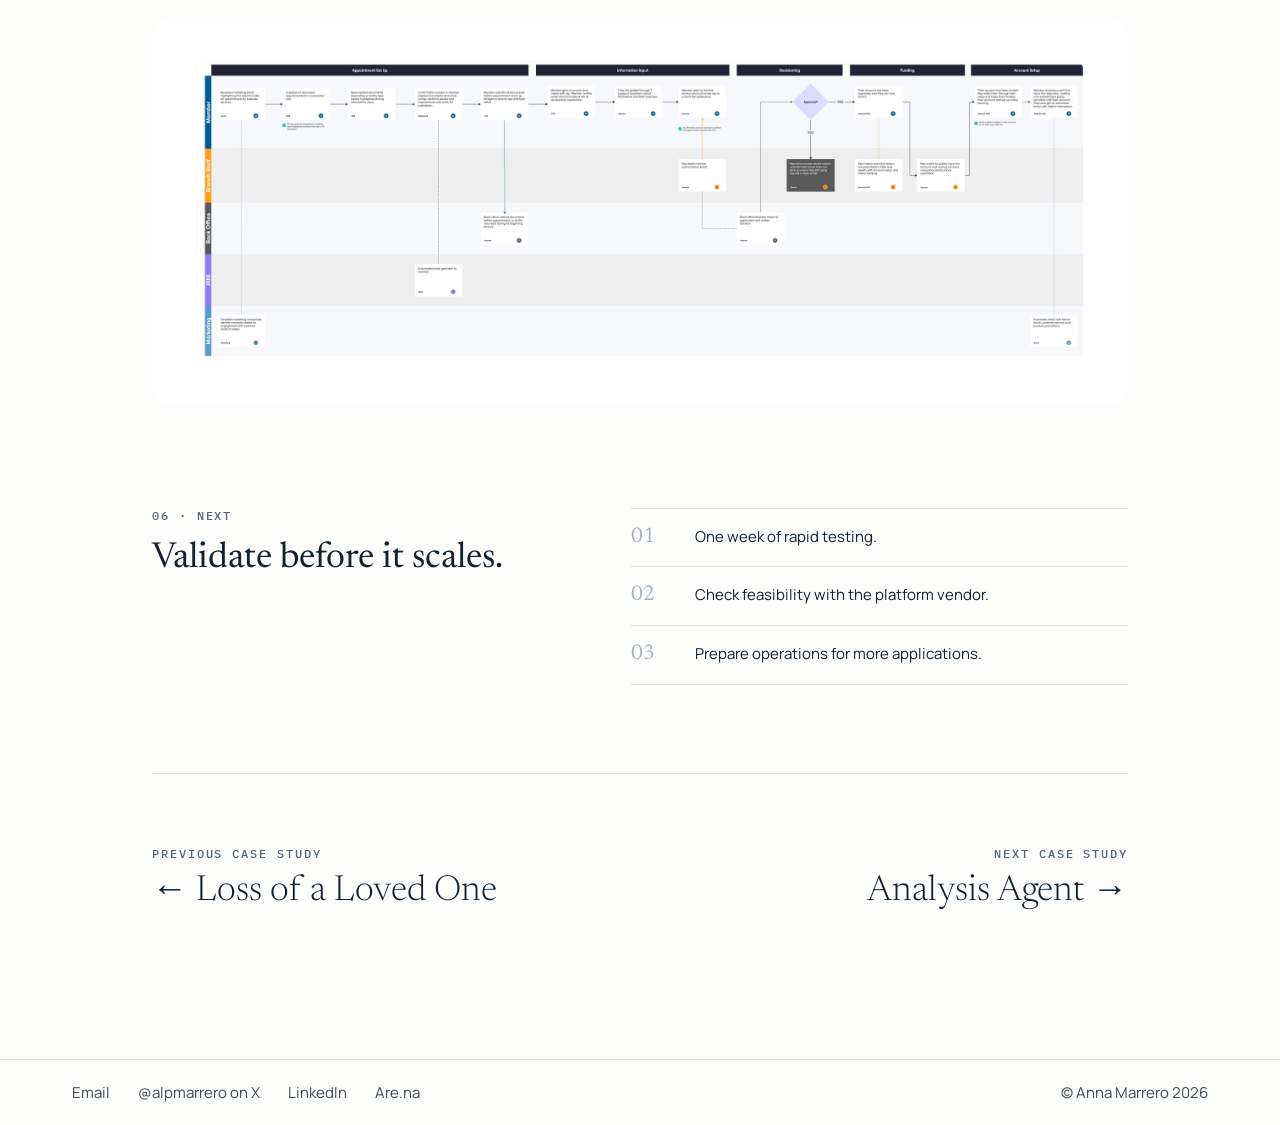
<file: business-services.html>
<!doctype html>
<html lang="en">
<head>
<meta charset="utf-8">
<meta name="viewport" content="width=device-width, initial-scale=1">
<title>Business Services — Anna Marrero</title>
<meta name="description" content="Case study: storyboards that won CEO buy-in before launch.">
<meta property="og:title" content="Business Services — Anna Marrero">
<meta property="og:description" content="Case study: storyboards that won CEO buy-in before launch.">
<link rel="icon" href="/favicon.svg" type="image/svg+xml">
<link rel="preconnect" href="https://fonts.googleapis.com">
<link rel="preconnect" href="https://fonts.gstatic.com" crossorigin>
<link rel="stylesheet" href="https://fonts.googleapis.com/css2?family=Newsreader:opsz,wght@6..72,300;6..72,400&amp;family=Manrope:wght@400;600&amp;family=IBM+Plex+Mono:wght@400;500&amp;display=swap">
<style>
body{margin:0;background:#FDFDFC}
a{color:#0F2233}a:hover{color:#1F3A52}
.cs-nav a{text-decoration:none}
.cs-nav a:hover{text-decoration:underline;text-underline-offset:6px}
.cs-nav a:focus-visible,.cs-link:focus-visible,.ft-links a:focus-visible{outline:2px solid #0F2233;outline-offset:4px}
/* Expandable images: an expand cursor on hover, click opens the viewer */
.cs-zoom{cursor:url("data:image/svg+xml,%3Csvg xmlns='http://www.w3.org/2000/svg' width='40' height='40'%3E%3Ccircle cx='20' cy='20' r='18' fill='%230F2233' fill-opacity='.9'/%3E%3Cpath d='M23 12h5v5M28 12l-6 6M17 28h-5v-5M12 28l6-6' stroke='white' stroke-width='2' fill='none' stroke-linecap='round' stroke-linejoin='round'/%3E%3C/svg%3E") 20 20, zoom-in;transition:transform .25s ease}
.cs-zoom:hover{transform:translateY(-2px)}
.cs-zoom:focus-visible{outline:2px solid #0F2233;outline-offset:4px}
.cs-lb-btn{min-width:44px;min-height:44px;padding:10px 16px;border-radius:999px;border:1px solid rgba(243,245,246,.4);background:transparent;color:#F3F5F6;font:600 14px 'Manrope',system-ui,sans-serif;cursor:pointer}
.cs-lb-btn:hover{background:rgba(243,245,246,.12)}
.cs-lb-btn:focus-visible{outline:2px solid #F3F5F6;outline-offset:3px}
@media (prefers-reduced-motion: reduce){.cs-zoom{transition:none}}
.cs-link{text-decoration:none}
.cs-link:hover{text-decoration:underline;text-underline-offset:5px}
.ft-links a{color:#3D4A57;text-decoration:none}
.ft-links a:hover{color:#0F2233;text-decoration:underline;text-underline-offset:5px}
/* Alternate layout: a centred 1040px column, two-column splits and image panels */
.cs-sec{padding:clamp(56px,8vw,104px) 0 0}
.cs-split>:only-child{grid-column:1/-1}
.cs-split{display:grid;grid-template-columns:minmax(0,5fr) minmax(0,6fr);gap:clamp(24px,5vw,72px);align-items:start}
.cs-three{display:grid;grid-template-columns:repeat(3,minmax(0,1fr));gap:12px}
.cs-donuts{display:grid;grid-template-columns:repeat(5,minmax(0,1fr));gap:clamp(8px,1.5vw,20px);align-items:center}
@media (max-width: 820px){.cs-three{grid-template-columns:1fr}.cs-donuts{grid-template-columns:repeat(3,minmax(0,1fr))}}
.cs-two{display:grid;grid-template-columns:repeat(2,minmax(0,1fr));gap:clamp(20px,4vw,48px)}
@media (max-width: 820px){.cs-split,.cs-two{grid-template-columns:minmax(0,1fr)}}
.cs-panel{padding:clamp(16px,3.5vw,44px);border-radius:20px;background:#E3E8EB}
.cs-cap{margin-top:12px;font-size:14px;line-height:1.5;color:#3D4A57}
.cs-k{font-size:12px;font-weight:600;letter-spacing:.16em;text-transform:uppercase;color:#4E6578}
.cs-h2{margin:0;font-family:'Newsreader',Georgia,serif;font-size:clamp(26px,2.8vw,36px);font-weight:400;line-height:1.2}
.cs-p{margin:0;font-size:16px;line-height:1.7;color:#3D4A57}
.cs-stat{display:flex;align-items:baseline;gap:20px;padding:18px 0;border-top:1px solid rgba(15,34,51,.14)}
.cs-num{margin:0;flex:0 0 220px;white-space:nowrap;font-family:'Newsreader',Georgia,serif;font-size:clamp(30px,3vw,40px);font-weight:300;line-height:1}
.cs-statlabel{margin:0;font-size:14px;line-height:1.5;color:#3D4A57}
.cs-chip{padding:6px 12px;border-radius:999px;border:1px solid rgba(15,34,51,.25);font-size:13px}
.cs-card{padding:22px 24px;border-radius:14px;background:#FAFBFC;border:1px solid rgba(15,34,51,.1)}
.cs-cardk{margin:0 0 8px;font-size:13px;font-weight:600;color:#4E6578}
.cs-cardp{margin:0;font-size:15px;line-height:1.55}
/* Process sections: the label sits above each section's content */
/* Business Services */
.bs-four{display:grid;grid-template-columns:repeat(4,minmax(0,1fr));gap:12px}
.bs-stats{display:grid;grid-template-columns:repeat(6,minmax(0,1fr));gap:20px}
@media (max-width: 820px){.bs-stats{grid-template-columns:repeat(2,minmax(0,1fr))}}
.bs-stat{border-top:1px solid rgba(15,34,51,.14);padding-top:14px}
.bs-statn{margin:0;font-family:'Newsreader',Georgia,serif;font-size:clamp(32px,3.4vw,44px);font-weight:300;line-height:1}
.bs-statl{margin:8px 0 0;font-size:14px;line-height:1.45;color:#3D4A57}
.bs-heur{display:grid;grid-template-columns:minmax(0,4fr) minmax(0,7fr);gap:clamp(20px,4vw,48px);padding:clamp(20px,3vw,32px);border-radius:20px;background:#E3E8EB;align-items:center}
.bs-heurtext{display:flex;flex-direction:column;gap:10px}
.bs-heurh{margin:0;font-family:'Newsreader',Georgia,serif;font-size:clamp(22px,2.2vw,28px);font-weight:400;line-height:1.2}
.bs-compare{display:grid;grid-template-columns:repeat(2,minmax(0,1fr));gap:12px;align-items:start}
.bs-side{display:flex;flex-direction:column;gap:10px;padding:14px;border-radius:14px;background:#FFFFFF;min-width:0}
.bs-side .cs-zoom img{max-height:300px;object-fit:contain}
.bs-sidek{margin:0;display:flex;align-items:center;gap:8px;font-size:12px;font-weight:600;letter-spacing:.06em;text-transform:uppercase}
.bs-sidek::before{content:"";width:18px;height:18px;border-radius:50%;background-repeat:no-repeat;background-position:center;background-size:12px}
.bs-bad{color:#9A3B3B}.bs-bad::before{background-color:#F3D6D6;background-image:url("data:image/svg+xml,%3Csvg xmlns='http://www.w3.org/2000/svg' viewBox='0 0 12 12'%3E%3Cpath d='M3 3l6 6M9 3l-6 6' stroke='%239A3B3B' stroke-width='1.8' stroke-linecap='round'/%3E%3C/svg%3E")}
.bs-good{color:#2F6B45}.bs-good::before{background-color:#D3E8D9;background-image:url("data:image/svg+xml,%3Csvg xmlns='http://www.w3.org/2000/svg' viewBox='0 0 12 12'%3E%3Cpath d='M2.5 6.5l2.3 2.3L9.5 3.5' stroke='%232F6B45' stroke-width='1.8' fill='none' stroke-linecap='round' stroke-linejoin='round'/%3E%3C/svg%3E")}
.bs-note{padding:16px;border-radius:10px;border:1px dashed rgba(15,34,51,.25);font-size:14px;line-height:1.55;color:#2B3A48}
.bs-titles{display:flex;flex-direction:column;gap:10px}
.bs-titlecard{display:flex;flex-direction:column;gap:6px;padding:12px;border-radius:10px;border:1px solid rgba(15,34,51,.12)}
.bs-tk{font-size:12px;color:#3D4A57}
.bs-bar{display:block;height:4px;border-radius:2px;background:#0F2233}
.bs-tt{font-size:15px;font-weight:600;line-height:1.3}
.bs-video{border-radius:16px;overflow:hidden;background:#0F2233;box-shadow:0 1px 3px rgba(15,34,51,.08),0 10px 28px rgba(15,34,51,.10)}
.bs-video video{display:block;width:100%;height:auto;aspect-ratio:1430/1164;background:#0F2233}
.bs-recs{padding:22px 24px;border-radius:16px;background:#FAFBFC;border:1px solid rgba(15,34,51,.1)}
.bs-recs ul{margin:12px 0 0;padding:0;list-style:none}
.bs-recs li{padding:10px 0;border-top:1px solid rgba(15,34,51,.1);font-size:15px}
.bs-prio{margin:0;display:inline-block;padding:4px 10px;border-radius:999px;background:rgba(15,34,51,.08);font-size:12px;font-weight:600}
.bs-prio-hi{background:#0F2233;color:#F3F5F6}
.bs-hmw{margin-top:clamp(32px,4vw,48px);padding:clamp(24px,4vw,40px);border-radius:20px;background:#0F2233;color:#F3F5F6}
.bs-hmw .cs-k{color:#C9D6E1}
.bs-hmwq{margin:10px 0 0;font-family:'Newsreader',Georgia,serif;font-style:italic;font-size:clamp(24px,2.8vw,36px);font-weight:300;line-height:1.25}
.bs-pairs{list-style:none;margin:clamp(32px,4vw,48px) 0 0;padding:0;display:grid;grid-template-columns:repeat(2,minmax(0,1fr));gap:12px}
.bs-pair{display:grid;grid-template-columns:minmax(0,1fr) auto minmax(0,1fr);gap:14px;align-items:start;padding:18px 20px;border-radius:14px;background:#FAFBFC;border:1px solid rgba(15,34,51,.1)}
.bs-pairarrow{padding-top:18px;color:#4E6578}
.bs-pairk{margin:0 0 6px;font-size:12px;font-weight:600;letter-spacing:.12em;text-transform:uppercase;color:#9A3B3B}
.bs-pairk-o{color:#2F6B45}
.bs-pairp{margin:0;font-size:14px;line-height:1.5}
@media (max-width: 820px){.bs-four{grid-template-columns:1fr 1fr}.bs-heur{grid-template-columns:1fr}.bs-pairs{grid-template-columns:1fr}}
@media (max-width: 520px){.bs-compare{grid-template-columns:1fr}}
.bs-instats{margin-top:clamp(32px,4vw,48px);display:grid;grid-template-columns:repeat(3,minmax(0,1fr));gap:20px}
.bs-instat{border-top:1px solid rgba(15,34,51,.14);padding-top:14px}
.bs-stages{list-style:none;margin:clamp(28px,4vw,40px) 0 0;padding:0;display:grid;grid-template-columns:repeat(3,minmax(0,1fr));gap:12px;counter-reset:none}
.bs-stage{display:flex;flex-direction:column;gap:12px;padding:20px;border-radius:16px;background:#FAFBFC;border:1px solid rgba(15,34,51,.1)}
.bs-stagek{margin:0;display:flex;align-items:center;gap:10px;font-family:'Newsreader',Georgia,serif;font-size:clamp(18px, calc(18px + 2 * (100vw - 390px) / 1050), 20px);line-height:1.2}
.bs-stagen{flex:0 0 auto;width:30px;height:30px;border-radius:50%;background:#0F2233;color:#F3F5F6;display:inline-flex;align-items:center;justify-content:center;font-family:'Manrope',system-ui,sans-serif;font-size:12px;font-weight:600}
.bs-row{margin:0;display:flex;gap:10px;align-items:flex-start;padding:10px 12px;border-radius:10px;font-size:14px;line-height:1.45}
.bs-row-pain{background:#F6E3E3;color:#5E2525}
.bs-row-fix{background:#DDEEE2;color:#1F4A30}
.bs-ico{flex:0 0 auto;width:18px;height:18px;margin-top:1px;border-radius:50%;background-repeat:no-repeat;background-position:center;background-size:11px}
.bs-row-pain .bs-ico{background-color:#FFFFFF;background-image:url("data:image/svg+xml,%3Csvg xmlns='http://www.w3.org/2000/svg' viewBox='0 0 12 12'%3E%3Cpath d='M3 3l6 6M9 3l-6 6' stroke='%239A3B3B' stroke-width='1.8' stroke-linecap='round'/%3E%3C/svg%3E")}
.bs-row-fix .bs-ico{background-color:#FFFFFF;background-image:url("data:image/svg+xml,%3Csvg xmlns='http://www.w3.org/2000/svg' viewBox='0 0 12 12'%3E%3Cpath d='M2.5 6.5l2.3 2.3L9.5 3.5' stroke='%232F6B45' stroke-width='1.8' fill='none' stroke-linecap='round' stroke-linejoin='round'/%3E%3C/svg%3E")}
.bs-sr{position:absolute;width:1px;height:1px;overflow:hidden;clip:rect(0 0 0 0);white-space:nowrap}
@media (max-width: 820px){.bs-instats{grid-template-columns:1fr}.bs-stages{grid-template-columns:1fr}}
.cs-step{display:flex;flex-direction:column;gap:14px;padding:clamp(48px,7vw,88px) 0;border-top:1px solid rgba(15,34,51,.12)}
.cs-k,.aa-bandk,.bs-pairk,.bs-sidek{font-family:'IBM Plex Mono','Courier New',monospace;font-weight:500}
/* Site header: logo placeholder and links in IBM Plex Mono; right side left open */
.hd-logo{display:inline-flex;align-items:center;justify-content:center;width:36px;height:36px;border-radius:10px;border:1px dashed rgba(15,34,51,.35);font-family:'IBM Plex Mono','Courier New',monospace;font-size:9px;font-weight:500;letter-spacing:.08em;text-transform:uppercase;color:#4E6578 !important;text-decoration:none !important}
.hd-links{display:flex;flex-wrap:wrap;gap:clamp(18px,2.4vw,28px);font-family:'IBM Plex Mono','Courier New',monospace;font-size:13px;font-weight:500;letter-spacing:.14em;text-transform:uppercase}
.hd-links a{color:#4E6578 !important;text-decoration:none !important;transition:color .2s ease}
.hd-links a:hover,.hd-links a[aria-current="page"]{color:#0F2233 !important}
</style>
<style>[hidden]{display:none !important}</style>
<link rel="stylesheet" href="/css/responsive.css">
</head>
<body>
<!--
  Trusted Contact Program, written into the case study template. Two reading speeds:
  - Scanning: hero, the three "at a glance" cards, the final artifact, then each section's bold key point.
  - Reading: the short paragraph, artifact and decision callout under each key point.
  Keep each key point to one sentence and each paragraph to 2–4 sentences.
-->
<main style="min-height: 100vh; display: flex; flex-direction: column; background: #FDFDFC; color: #0F2233; font-family: 'Manrope', system-ui, sans-serif">
  <!-- Sticky top menu: stays in view while the page scrolls -->
  <div class="site-nav" style="position: sticky; top: 0; z-index: 100; width: 100%; background: rgba(253,253,252,.9); -webkit-backdrop-filter: blur(10px); backdrop-filter: blur(10px); border-bottom: 1px solid rgba(15,34,51,.08)">
    <div style="max-width: 1200px; margin: 0 auto; padding: 0 clamp(16px, 4vw, 32px); box-sizing: border-box">
      <header class="cs-nav" style="display: flex; flex-wrap: wrap; align-items: center; justify-content: space-between; gap: 12px 16px; padding: clamp(14px, 2vw, 20px) 0">
          <div style="display: flex; align-items: center; gap: clamp(20px, 3vw, 36px)">
            <nav class="hd-links" aria-label="Main"><a href="/">Home</a><a href="/work" aria-current="page">Work</a><a href="/about">About</a></nav>
          </div>
          <!-- Right side: intentionally left open -->
          <div aria-hidden="true"></div>
        </header>
    </div>
  </div>

  <div style="width: 100%; max-width: 1040px; margin: 0 auto; padding: 0 clamp(16px, 4vw, 32px); box-sizing: border-box">

    <section aria-labelledby="cs-title" style="padding: clamp(48px, 8vw, 96px) 0 clamp(28px, 4vw, 40px); display: flex; flex-direction: column; gap: 20px">
      <p style="font-family: 'IBM Plex Mono', 'Courier New', monospace; margin: 0; font-size: 12px; font-weight: 500; letter-spacing: 0.2em; text-transform: uppercase; color: #4E6578">Service Design</p>
      <h1 id="cs-title" style="margin: 0; max-width: 900px; font-family: 'Newsreader', Georgia, serif; font-size: clamp(38px, 5.2vw, 68px); font-weight: 300; line-height: 1.05; letter-spacing: -0.02em">Business Services</h1>
      <p class="cs-subtitle" style="margin: -8px 0 0; max-width: 820px; font-family: 'Newsreader', Georgia, serif; font-size: clamp(22px, 2.4vw, 32px); font-weight: 300; line-height: 1.25; color: #2B3A48">Finding the friction before a new service launch.</p>
      <p style="margin: 0; max-width: 680px; font-size: clamp(16px, 1.4vw, 18px); line-height: 1.65; color: #3D4A57; width: min(797px, 100%)">Business Services was about to launch. Leadership needed to know how opening an account felt, online and in branch. I audited the journey and made the friction hard to ignore.</p>
    </section>

    <figure style="margin: 0">
      <div class="cs-panel" style="padding: 0; overflow: hidden">
        <img src="/images/33c1ced7270040156d584e5158bb88d3.jpg" alt="Future-state service blueprint for opening a business account, across member, branch staff, back office, JRNI and marketing lanes" style="display: block; width: 100%; height: auto">
      </div>
    </figure>

    <dl style="margin: clamp(28px, 4vw, 40px) 0 0; display: grid; grid-template-columns: repeat(auto-fit, minmax(160px, 1fr)); gap: 16px 32px"><div><dt class="cs-k">Role</dt><dd style="margin: 6px 0 0; font-size: 15px; line-height: 1.5">Lead Service Designer &amp; UX Researcher</dd></div><div><dt class="cs-k">Partners</dt><dd style="margin: 6px 0 0; font-size: 15px; line-height: 1.5">Business Services, branch reps, executive leadership</dd></div><div><dt class="cs-k">Methods</dt><dd style="margin: 6px 0 0; font-size: 15px; line-height: 1.5">Interviews, heuristic analysis, benchmarking, contextual inquiry, storyboards, blueprints</dd></div><div><dt class="cs-k">Timeline</dt><dd style="margin: 6px 0 0; font-size: 15px; line-height: 1.5">April 2025 – February 2026</dd></div></dl>

    <section aria-label="At a glance" style="padding-top: clamp(56px, 8vw, 96px)">
      <div class="cs-two">
        <div>
          <p class="cs-k" style="margin: 0 0 12px">Problem</p>
          <p style="margin: 0; font-family: 'Newsreader', Georgia, serif; font-size: clamp(22px, 2.2vw, 28px); font-weight: 300; line-height: 1.3">Business account opening was a new and major strategic initiative for Golden 1. Despite its magnitude, both the online and in-branch processes were hard to complete.</p>
        </div>
        <div>
          <p class="cs-k" style="margin: 0 0 12px">Solution</p>
          <p style="margin: 0; font-family: 'Newsreader', Georgia, serif; font-size: clamp(22px, 2.2vw, 28px); font-weight: 300; line-height: 1.3">A redesigned online account opening process and recommendations to increase efficiencies in branch, relayed via service blueprint and storyboards.</p>
        </div>
      </div>
    </section>

    <!-- 1. Stakeholders -->
    <section class="cs-sec" aria-labelledby="s-stake">
      <div class="cs-split">
        <div>
          <p class="cs-k" style="margin: 0 0 14px">01 · SCOPE</p>
          <h2 id="s-stake" class="cs-h2">Developing a birds' eye view of the project</h2>
        </div>
        <p class="cs-p" style="padding-top: 34px">I start every project by learning who’s involved, what’s in scope, what’s hard, and what success looks like.</p>
      </div>
      <div class="bs-four" style="margin-top: clamp(32px, 4vw, 48px)">
        <div class="cs-card"><p class="cs-cardk">Stakeholders</p><p class="cs-cardp">Who holds influence. Who feels the change.</p></div>
        <div class="cs-card"><p class="cs-cardk">Scope</p><p class="cs-cardp">What’s done, what’s moving, what’s missing.</p></div>
        <div class="cs-card"><p class="cs-cardk">Challenges</p><p class="cs-cardp">Friction and constraints.</p></div>
        <div class="cs-card"><p class="cs-cardk">Vision</p><p class="cs-cardp">Where the team wants to go.</p></div>
      </div>
    </section>

    <!-- 2. Audit + benchmark -->
    <section class="cs-sec" aria-labelledby="s-audit">
      <div class="cs-split">
        <div>
          <p class="cs-k" style="margin: 0 0 14px">02 · COMPETITIVE ANALYSIS</p>
          <h2 id="s-audit" class="cs-h2">Benchmarking peers.</h2>
        </div>
        
      </div>
      <p class="cs-p" style="padding-top: 16px">I mapped the out-of-the-box flow and marked heuristic issues. Then I compared it with California and national competitors. Working at a credit union with limited resources means we often look towards competitors for guidance. This case study was completed in 2025. Since then, I've established a culture of design research at Golden 1 where we now use real users to test our products.</p><div class="bs-stats" style="margin-top: clamp(40px, 6vw, 64px)"><div class="bs-stat"><p class="bs-statn">91%</p><p class="bs-statl">&nbsp;include a back button</p></div><div class="bs-stat"><p class="bs-statn">87%</p><p class="bs-statl">show a progress bar</p></div><div class="bs-stat"><p class="bs-statn">76%</p><p class="bs-statl">list needed documents</p></div><div class="bs-stat"><p class="bs-statn">50%</p><p class="bs-statl">signal required fields</p></div><div class="bs-stat"><p class="bs-statn">36%</p><p class="bs-statl">let you save and resume</p></div><div class="bs-stat"><p class="bs-statn">28%</p><p class="bs-statl">ask for a NAICS code, and all of them explain it</p></div></div>
      <div style="margin-top: clamp(28px, 4vw, 40px)">
        <figure style="margin: 0">
          <div class="cs-panel" style="background: #FFFFFF">
            <button class="cs-zoom" type="button" aria-label="Expand image: competitor benchmark matrix" style="display: block; width: 100%; padding: 0; border: 0; background: none; border-radius: 10px"><img src="/images/9feb3c94100122a20f00a8612f6b2a64.jpg" alt="Competitor matrix: 16 banks and credit unions compared on personal info first, titles, NAICS code, detailed steps, what you will need, resume, required fields and back button" style="display: block; width: 100%; height: auto; border-radius: 10px; background: #FFFFFF; box-shadow: none"></button>
          </div>
          <figcaption class="cs-cap">16 banks and credit unions, eight criteria.</figcaption>
        </figure>
      </div>
    </section>

    <!-- 3. Friction -->
    <section class="cs-sec" aria-labelledby="s-friction">
      <div class="cs-split">
        <div>
          <p class="cs-k" style="margin: 0 0 14px">03 · UX AUDIT</p>
          <h2 id="s-friction" class="cs-h2" style="width: min(938px, 100%)">Three design patterns causing the most friction.</h2>
        </div>
        
      </div>
      <div style="display: flex; flex-direction: column; gap: clamp(28px, 4vw, 40px); margin-top: clamp(36px, 5vw, 56px)">
        <article class="bs-heur">
          <div class="bs-heurtext">
            <p class="cs-k" style="margin: 0">Trust</p>
            <h3 class="bs-heurh">No way back</h3>
            <p class="cs-p" style="font-size: 15px">No back button means one mistake can lead to a denial. It signals mistrust, against Golden 1’s values.</p>
          </div>
          <div class="bs-compare">
            <div class="bs-side"><p class="bs-sidek bs-bad">Golden 1</p><button class="cs-zoom" type="button" aria-label="Expand image: Golden 1 form without a back button" style="display: block; width: 100%; padding: 0; border: 0; background: none; border-radius: 10px"><img src="/images/8d68e8315d4867336127f3c72004e1c3.png" alt="Golden 1 business application page with a single Continue button and no back button" style="display: block; width: 100%; height: auto; border-radius: 10px; background: #FFFFFF; box-shadow: none"></button></div>
            <div class="bs-side"><p class="bs-sidek bs-good">Competitors</p><button class="cs-zoom" type="button" aria-label="Expand image: competitor navigation with back and save" style="display: block; width: 100%; padding: 0; border: 0; background: none; border-radius: 10px"><img src="/images/c198761fbc41aa0a59ea78b9f8426978.png" alt="Competitor navigation with Next, Previous, Save and Exit, and Cancel" style="display: block; width: 100%; height: auto; border-radius: 10px; background: #FFFFFF; box-shadow: none"></button></div>
          </div>
        </article><article class="bs-heur">
          <div class="bs-heurtext">
            <p class="cs-k" style="margin: 0">Context</p>
            <h3 class="bs-heurh">No warning about what’s needed</h3>
            <p class="cs-p" style="font-size: 15px">No one said which documents to have ready, or which fields were required. Small friction adds up.</p>
          </div>
          <div class="bs-compare">
            <div class="bs-side"><p class="bs-sidek bs-bad">Golden 1</p><div class="bs-note">No list of required documents before starting; required fields not flagged; NAICS code requested without explanation.</div></div>
            <div class="bs-side"><p class="bs-sidek bs-good">Competitors</p><button class="cs-zoom" type="button" aria-label="Expand image: competitor before you begin page" style="display: block; width: 100%; padding: 0; border: 0; background: none; border-radius: 10px"><img src="/images/ecefec837ba346afa41a8965cd4d4300.png" alt="Competitor Before you begin page listing who can apply online and what to have ready" style="display: block; width: 100%; height: auto; border-radius: 10px; background: #FFFFFF; box-shadow: none"></button></div>
          </div>
        </article><article class="bs-heur">
          <div class="bs-heurtext">
            <p class="cs-k" style="margin: 0">Cognitive overload</p>
            <h3 class="bs-heurh">Always “almost done”</h3>
            <p class="cs-p" style="font-size: 15px">A vague progress bar. Titles that keep hinting at the end. One page asked 25 similar yes/no questions in a row.</p>
          </div>
          <div class="bs-compare">
            <div class="bs-side"><p class="bs-sidek bs-bad">Golden 1</p><div class="bs-titles" role="img" aria-label="Three consecutive Golden 1 page titles, each suggesting the end is near: Just a little more information; Additional personal information; Great, now let’s get some additional details about your request">
              <div class="bs-titlecard"><span class="bs-tk">Additional Info</span><span class="bs-bar" style="width: 72%"></span><span class="bs-tt">Just a little more information.</span></div>
              <div class="bs-titlecard"><span class="bs-tk">Additional Personal Info</span><span class="bs-bar" style="width: 84%"></span><span class="bs-tt">Additional personal information</span></div>
              <div class="bs-titlecard"><span class="bs-tk">Additional Features</span><span class="bs-bar" style="width: 94%"></span><span class="bs-tt">Great, now let’s get some additional details about your request…</span></div>
            </div></div>
            <div class="bs-side"><p class="bs-sidek bs-good">Competitors</p><button class="cs-zoom" type="button" aria-label="Expand image: repeated yes or no questions" style="display: block; width: 100%; padding: 0; border: 0; background: none; border-radius: 10px"><img src="/images/3279cc6d850a24e625ac421a63db1fae.png" alt="A long column of similarly worded yes or no questions about the business and its owners" style="display: block; width: 100%; height: auto; border-radius: 10px; background: #FFFFFF; box-shadow: none"></button></div>
          </div>
        </article>
      </div>
    </section>

    <!-- 4. Storyboards -->
    <section class="cs-sec" aria-labelledby="s-story">
      <div class="cs-split">
        <div>
          <p class="cs-k" style="margin: 0 0 14px">04 · Storyboards</p>
          <h2 id="s-story" class="cs-h2" style="width: min(999px, 100%)">Allowing stakeholders to connect to design needs through stories.</h2>
        </div>
        
      </div>
      <p class="cs-p" style="padding-top: 16px">I made two short storyboards: one from a member’s view, one celebrating what worked. The CEO felt the frustration and asked for the fixes before launch.</p><div class="cs-two" style="margin-top: clamp(36px, 5vw, 56px); align-items: start">
        <figure style="margin: 0">
          <div class="bs-video"><video src="/images/d19917c6aaa1579a80b44f50301d8a47.mp4" poster="/images/2a9065d91d5c96227f881645b532e890.jpg" controls="" playsinline="" preload="none" aria-label="Storyboard video: The digital account opening journey"></video></div>
          <figcaption class="cs-cap"><strong style="color: rgb(15, 34, 51); font-weight: 600">Opening online.</strong>&nbsp;"Unhappy path"</figcaption>
        </figure>
        <figure style="margin: 0">
          <div class="bs-video"><video src="/images/41913ac864b0064c12fa36c143f4269f.mp4" poster="/images/4f0bcd13ecdab436f48e24ec61c5fce1.jpg" controls="" playsinline="" preload="none" aria-label="Storyboard video: Celebrating wins"></video></div>
          <figcaption class="cs-cap"><strong style="color: rgb(15, 34, 51); font-weight: 600">Celebrating wins.</strong> What the service gets right, "Happy Path"</figcaption>
        </figure>
      </div>
      <div class="cs-two" style="margin-top: clamp(40px, 6vw, 64px)">
        <div class="bs-recs">
          <p class="bs-prio bs-prio-hi">High priority</p>
          <ul><li>Add a back button</li><li>Flag important information up front</li><li>Update titles and show detailed progress</li></ul>
        </div>
        <div class="bs-recs">
          <p class="bs-prio">Lower priority</p>
          <ul><li>Explain NAICS codes</li><li>Signal required fields</li><li>Rearrange similar questions</li></ul>
        </div>
      </div>
    </section>

    <!-- 5. In-branch -->
    <section class="cs-sec" aria-labelledby="s-branch">
      <div class="cs-split">
        <div>
          <p class="cs-k" style="margin: 0 0 14px">05 · SERVICE DESIGN</p>
          <h2 id="s-branch" class="cs-h2">Addressing in-branch inefficiencies.</h2>
        </div>
        <p class="cs-p" style="padding-top: 34px">Through interviews with Business Account Reps, contextual inquiry, and log data analysis, I developed an understanding of the current end-to-end experience along with its inefficiencies.</p>
      </div>
      <figure style="margin: clamp(32px, 4vw, 48px) 0 0">
        <div class="cs-panel" style="background: #FFFFFF"><button class="cs-zoom" type="button" aria-label="Expand image: high level journey map" style="display: block; width: 100%; padding: 0; border: 0; background: none; border-radius: 10px"><img src="/images/2b9dfe5d4d45f0eb04ba3835acbb640b.jpg" alt="High-level map of business account opening: pre-appointment, questions, funding and approval, and account creation, with annotations" style="display: block; width: 100%; height: auto; border-radius: 10px; background: #FFFFFF; box-shadow: none"></button></div>
        
      </figure><div class="bs-hmw">
        <p class="cs-k" style="margin: 0">Problem statement</p>
        <p class="bs-hmwq">How might we streamline in-branch account opening to reduce the average 2-hour completion time?</p>
      </div>
      <div class="bs-instats">
        <div class="bs-instat"><p class="bs-statn">2 hrs</p><p class="bs-statl">average to open a business account in branch</p></div>
        <div class="bs-instat"><p class="bs-statn">~10 min</p><p class="bs-statl">lost to reps switching between four systems</p></div>
        <div class="bs-instat"><p class="bs-statn">6</p><p class="bs-statl">friction points, each paired with a fix</p></div>
      </div>
      <ol class="bs-stages">
          <li class="bs-stage">
            <p class="bs-stagek"><span class="bs-stagen">01</span>Before the visit</p>
            <p class="bs-row bs-row-pain"><span class="bs-ico" aria-hidden="true"></span><span><span class="bs-sr">Challenge: </span>Members arrive without an appointment or documents</span></p>
            <p class="bs-row bs-row-fix"><span class="bs-ico" aria-hidden="true"></span><span><span class="bs-sr">Opportunity: </span>Required docs shown at booking, plus reminder emails</span></p>
          </li>
          <li class="bs-stage">
            <p class="bs-stagek"><span class="bs-stagen">02</span>Turned away</p>
            <p class="bs-row bs-row-pain"><span class="bs-ico" aria-hidden="true"></span><span><span class="bs-sr">Challenge: </span>No consistent rep follow-up</span></p>
            <p class="bs-row bs-row-fix"><span class="bs-ico" aria-hidden="true"></span><span><span class="bs-sr">Opportunity: </span>Rep outreach added to the procedure</span></p>
          </li>
          <li class="bs-stage">
            <p class="bs-stagek"><span class="bs-stagen">03</span>Funding</p>
            <p class="bs-row bs-row-pain"><span class="bs-ico" aria-hidden="true"></span><span><span class="bs-sr">Challenge: </span>Account linking fails; members re-send statements</span></p>
            <p class="bs-row bs-row-fix"><span class="bs-ico" aria-hidden="true"></span><span><span class="bs-sr">Opportunity: </span>Pause linking; drop statements for existing members</span></p>
          </li>
          <li class="bs-stage">
            <p class="bs-stagek"><span class="bs-stagen">04</span>Missing documents</p>
            <p class="bs-row bs-row-pain"><span class="bs-ico" aria-hidden="true"></span><span><span class="bs-sr">Challenge: </span>Back to the branch to reschedule</span></p>
            <p class="bs-row bs-row-fix"><span class="bs-ico" aria-hidden="true"></span><span><span class="bs-sr">Opportunity: </span>Resume by phone or video call</span></p>
          </li>
          <li class="bs-stage">
            <p class="bs-stagek"><span class="bs-stagen">05</span>Remote ID</p>
            <p class="bs-row bs-row-pain"><span class="bs-ico" aria-hidden="true"></span><span><span class="bs-sr">Challenge: </span>Photo capture glitches lose applicants</span></p>
            <p class="bs-row bs-row-fix"><span class="bs-ico" aria-hidden="true"></span><span><span class="bs-sr">Opportunity: </span>Photo upload plus a one-time passcode</span></p>
          </li>
          <li class="bs-stage">
            <p class="bs-stagek"><span class="bs-stagen">06</span>Rep workstation</p>
            <p class="bs-row bs-row-pain"><span class="bs-ico" aria-hidden="true"></span><span><span class="bs-sr">Challenge: </span>Four systems on one screen, about 10 extra minutes</span></p>
            <p class="bs-row bs-row-fix"><span class="bs-ico" aria-hidden="true"></span><span><span class="bs-sr">Opportunity: </span>A second monitor</span></p>
          </li>
      </ol>
      
      <figure style="margin: clamp(32px, 4vw, 48px) 0 0">
        <div class="cs-panel" style="background: #FFFFFF"><button class="cs-zoom" type="button" aria-label="Expand image: future state blueprint" style="display: block; width: 100%; padding: 0; border: 0; background: none; border-radius: 10px"><img src="/images/33c1ced7270040156d584e5158bb88d3.jpg" alt="Future state service blueprint for in-branch business account opening with the changes applied" style="display: block; width: 100%; height: auto; border-radius: 10px; background: #FFFFFF; box-shadow: none"></button></div>
        
      </figure>
    </section>

    <!-- 6. Next -->
    <section class="cs-sec" aria-labelledby="s-next">
      <div class="cs-split">
        <div>
          <p class="cs-k" style="margin: 0 0 14px">06 · Next</p>
          <h2 id="s-next" class="cs-h2">Validate before it scales.</h2>
        </div>
        <ol style="list-style: none; margin: 0; padding: 0; border-top: 1px solid rgba(15,34,51,.14)"><li style="display: flex; gap: 20px; padding: 16px 0; border-bottom: 1px solid rgba(15,34,51,.14)"><span style="flex: 0 0 44px; font-family: 'Newsreader', Georgia, serif; font-size: clamp(18px, calc(18px + 4 * (100vw - 390px) / 1050), 22px); line-height: 1.2; color: #9DB1C2">01</span><span style="font-size: 15px; line-height: 1.6">One week of rapid testing.</span></li><li style="display: flex; gap: 20px; padding: 16px 0; border-bottom: 1px solid rgba(15,34,51,.14)"><span style="flex: 0 0 44px; font-family: 'Newsreader', Georgia, serif; font-size: clamp(18px, calc(18px + 4 * (100vw - 390px) / 1050), 22px); line-height: 1.2; color: #9DB1C2">02</span><span style="font-size: 15px; line-height: 1.6">Check feasibility with the platform vendor.</span></li><li style="display: flex; gap: 20px; padding: 16px 0; border-bottom: 1px solid rgba(15,34,51,.14)"><span style="flex: 0 0 44px; font-family: 'Newsreader', Georgia, serif; font-size: clamp(18px, calc(18px + 4 * (100vw - 390px) / 1050), 22px); line-height: 1.2; color: #9DB1C2">03</span><span style="font-size: 15px; line-height: 1.6">Prepare operations for more applications.</span></li></ol>
      </div>
    </section>

    <nav aria-label="More case studies" style="display: grid; grid-template-columns: repeat(auto-fit, minmax(min(100%, 320px), 1fr)); gap: 24px 48px; padding: clamp(40px, 6vw, 72px) 0 clamp(72px, 11.5vw, 166px); border-top: 1px solid rgba(15,34,51,.12); margin-top: clamp(48px, 7vw, 88px)">
      <a class="cs-link" href="/loss-of-a-loved-one" style="display: flex; flex-direction: column; gap: 10px; color: #0F2233">
        <span class="cs-k">Previous case study</span>
        <span style="font-family: 'Newsreader', Georgia, serif; font-size: clamp(24px, 2.8vw, 36px); font-weight: 300; line-height: 1.15">← Loss of a Loved One</span>
      </a>
      <a class="cs-link" href="/analysis-agent" style="display: flex; flex-direction: column; align-items: flex-end; gap: 10px; text-align: right; color: #0F2233">
        <span class="cs-k">Next case study</span>
        <span style="font-family: 'Newsreader', Georgia, serif; font-size: clamp(24px, 2.8vw, 36px); font-weight: 300; line-height: 1.15">Analysis Agent →</span>
      </a>
    </nav>
  </div>

  <footer style="margin-top: auto; border-top: 1px solid rgba(15,34,51,.12)">
    <div style="max-width: 1200px; margin: 0 auto; padding: 22px clamp(16px, 4vw, 32px); box-sizing: border-box; display: flex; flex-wrap: wrap; align-items: center; justify-content: space-between; gap: 12px 24px; font-size: 15px; color: #3D4A57">
      <nav class="ft-links" aria-label="Elsewhere" style="display: flex; flex-wrap: wrap; gap: 8px clamp(16px, 2.4vw, 28px)">
        <a href="mailto:alpmarrero@gmail.com">Email</a>
        <a href="https://x.com/alpmarrero" target="_blank" rel="noopener noreferrer">@alpmarrero on X</a>
        <a href="https://www.linkedin.com/in/alpmarrero/" target="_blank" rel="noopener noreferrer">LinkedIn</a>
        <a href="https://www.are.na/anna-marrero" target="_blank" rel="noopener noreferrer">Are.na</a>
      </nav>
      <p style="margin: 0">© Anna Marrero 2026</p>
    </div>
  </footer>
  <!-- Image viewer: fits the image to the screen; click the image (or Zoom) to see it at full size and scroll around -->
  
    <div id="lb" hidden role="dialog" aria-modal="true" aria-label="Image viewer" style="position: fixed; inset: 0; z-index: 300; display: flex; flex-direction: column; background: rgba(15,34,51,.92); font-family: 'Manrope', system-ui, sans-serif">
      <div style="flex: 0 0 auto; display: flex; align-items: center; justify-content: space-between; gap: 16px; padding: 14px clamp(16px, 3vw, 28px); color: #F3F5F6">
        <p style="margin: 0; min-width: 0; font-size: 14px; line-height: 1.4; color: rgba(243,245,246,.85); overflow: hidden; text-overflow: ellipsis; white-space: nowrap" id="lb-cap"></p>
        <div style="display: flex; gap: 8px; flex: 0 0 auto">
          <button class="cs-lb-btn" type="button" id="lb-toggle">Zoom in</button>
          <button class="cs-lb-btn" type="button" id="lb-close" aria-label="Close image viewer">Close ✕</button>
        </div>
      </div>
      <div id="lb-backdrop" style="flex: 1 1 auto; min-height: 0; overflow: auto; display: flex; padding: 0 clamp(16px, 3vw, 28px) 24px; box-sizing: border-box">
        <img id="lb-img" alt="" style="display: block; margin: auto; border-radius: 8px; background: #FFFFFF; box-shadow: 0 20px 60px rgba(0,0,0,.35);">
      </div>
    </div>
  
</main>
<script src="/js/lightbox.js" defer></script>
<script src="/js/prefetch.js" defer></script>
</body>
</html>
</file>
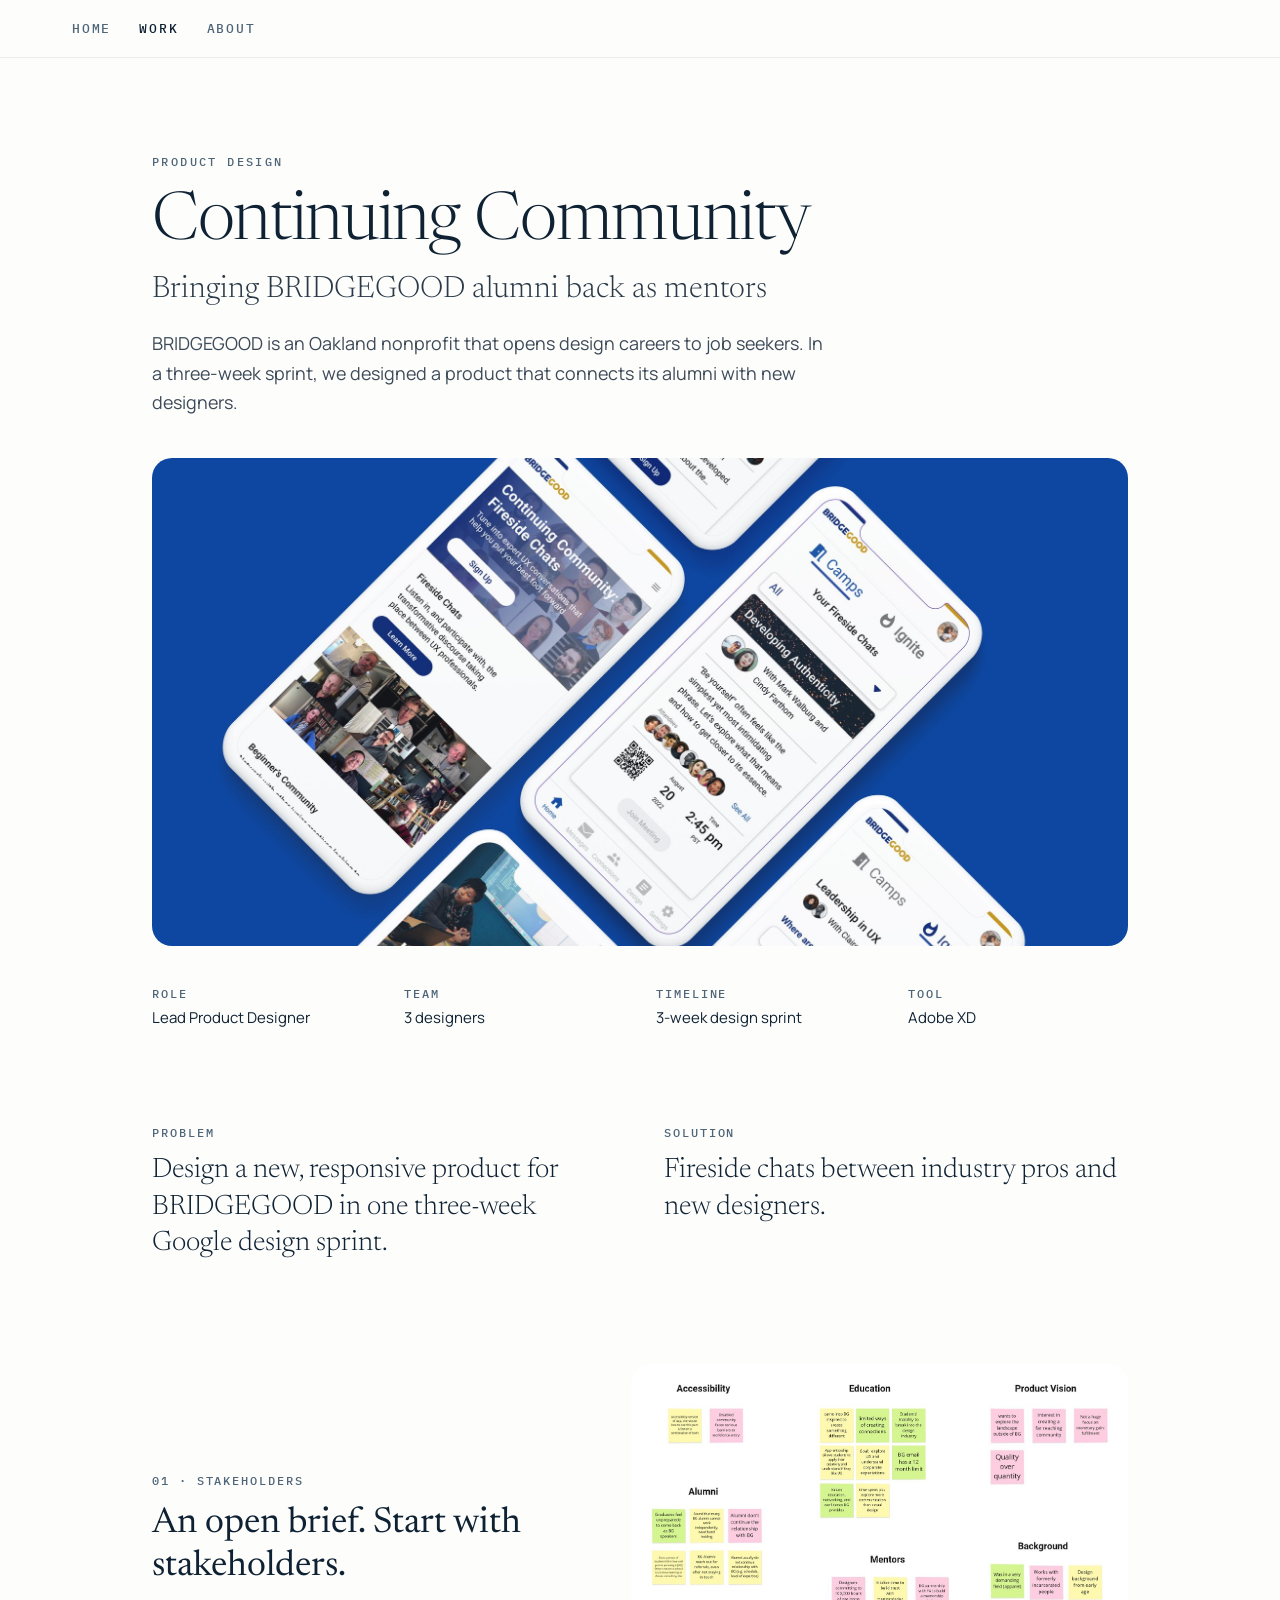
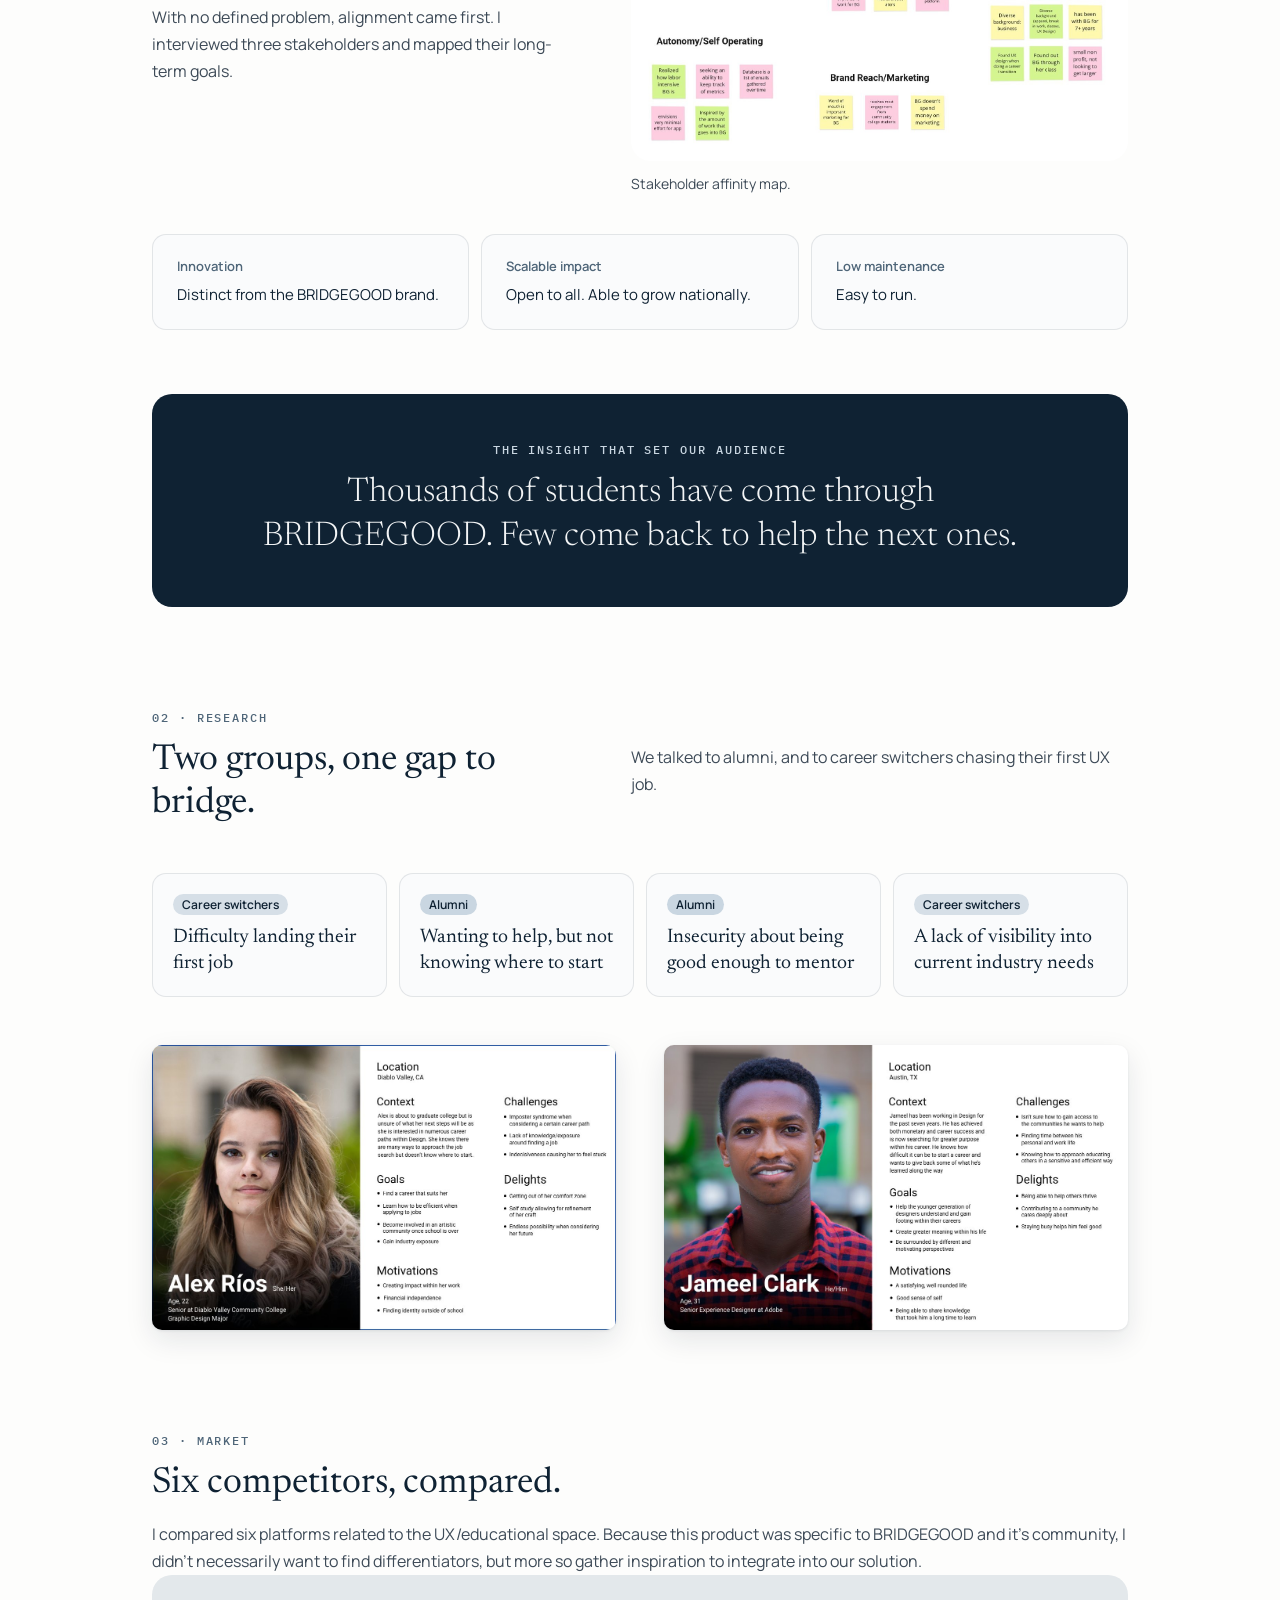
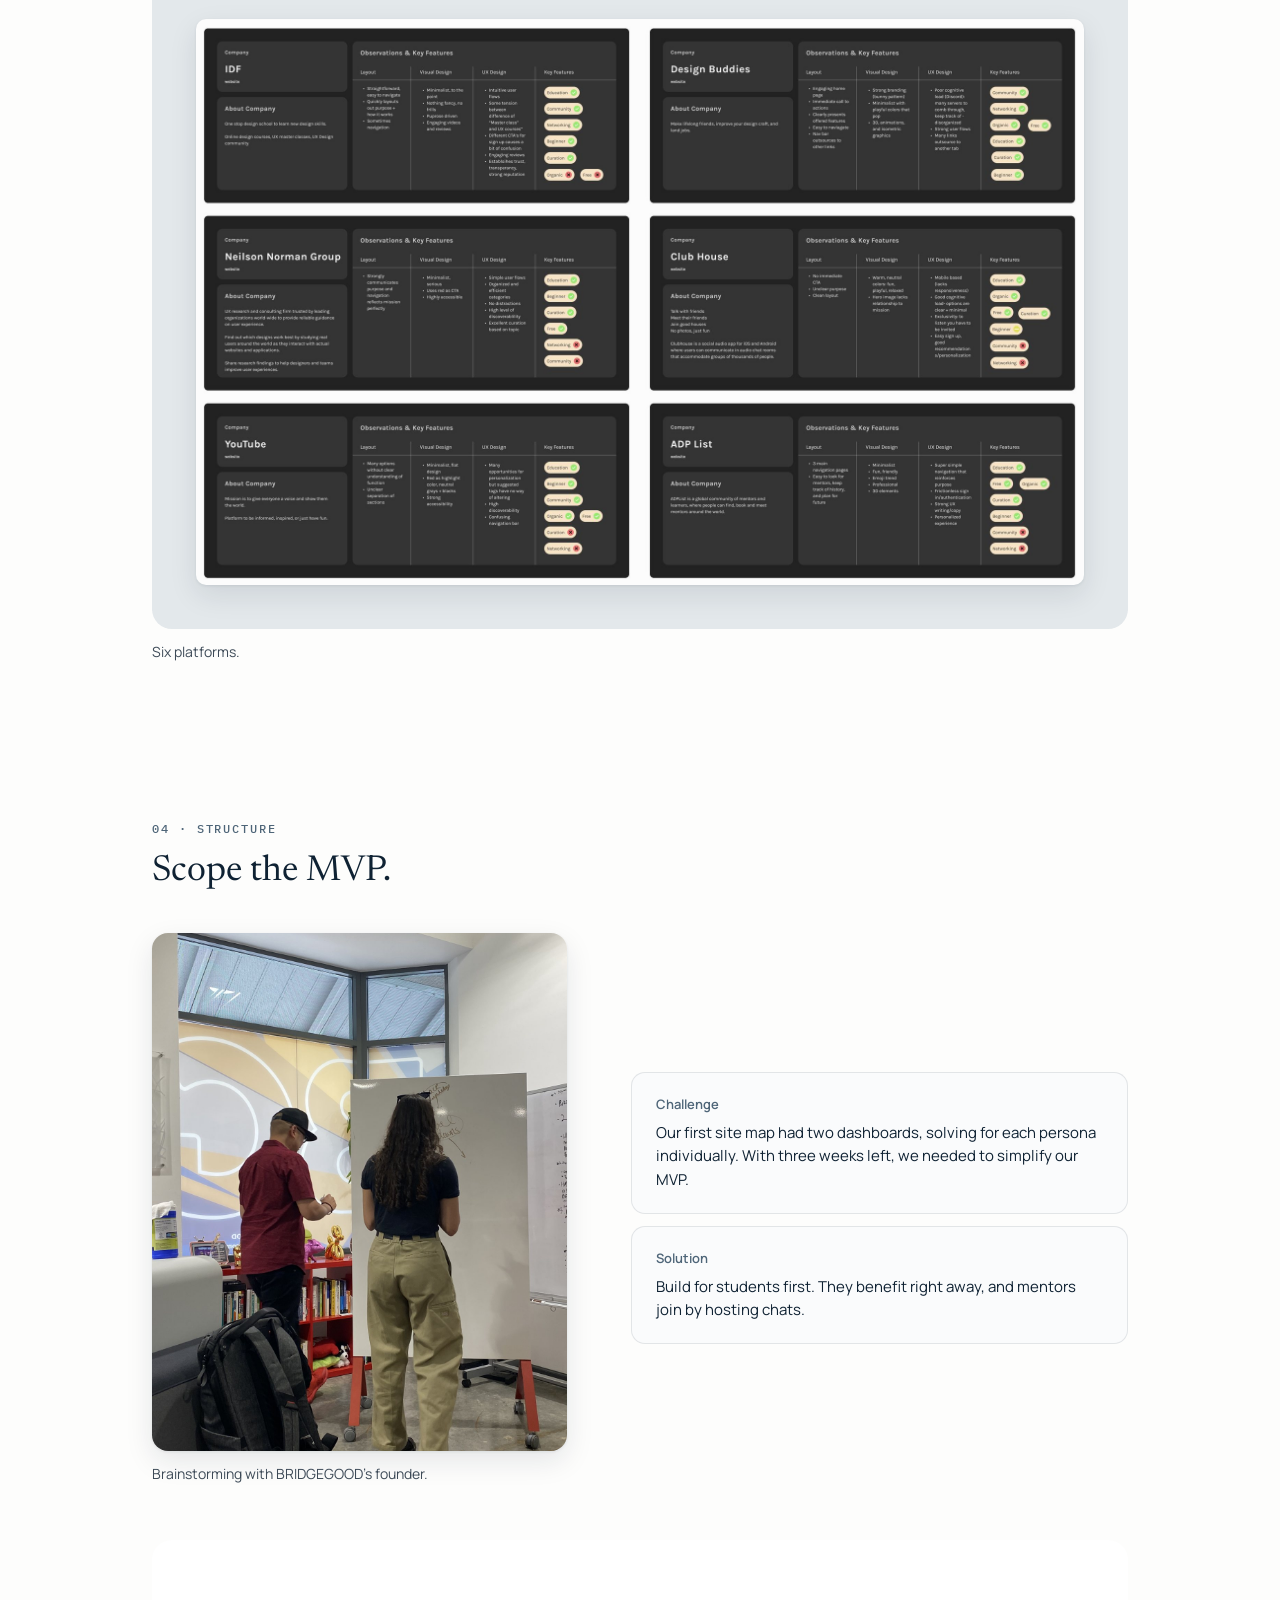
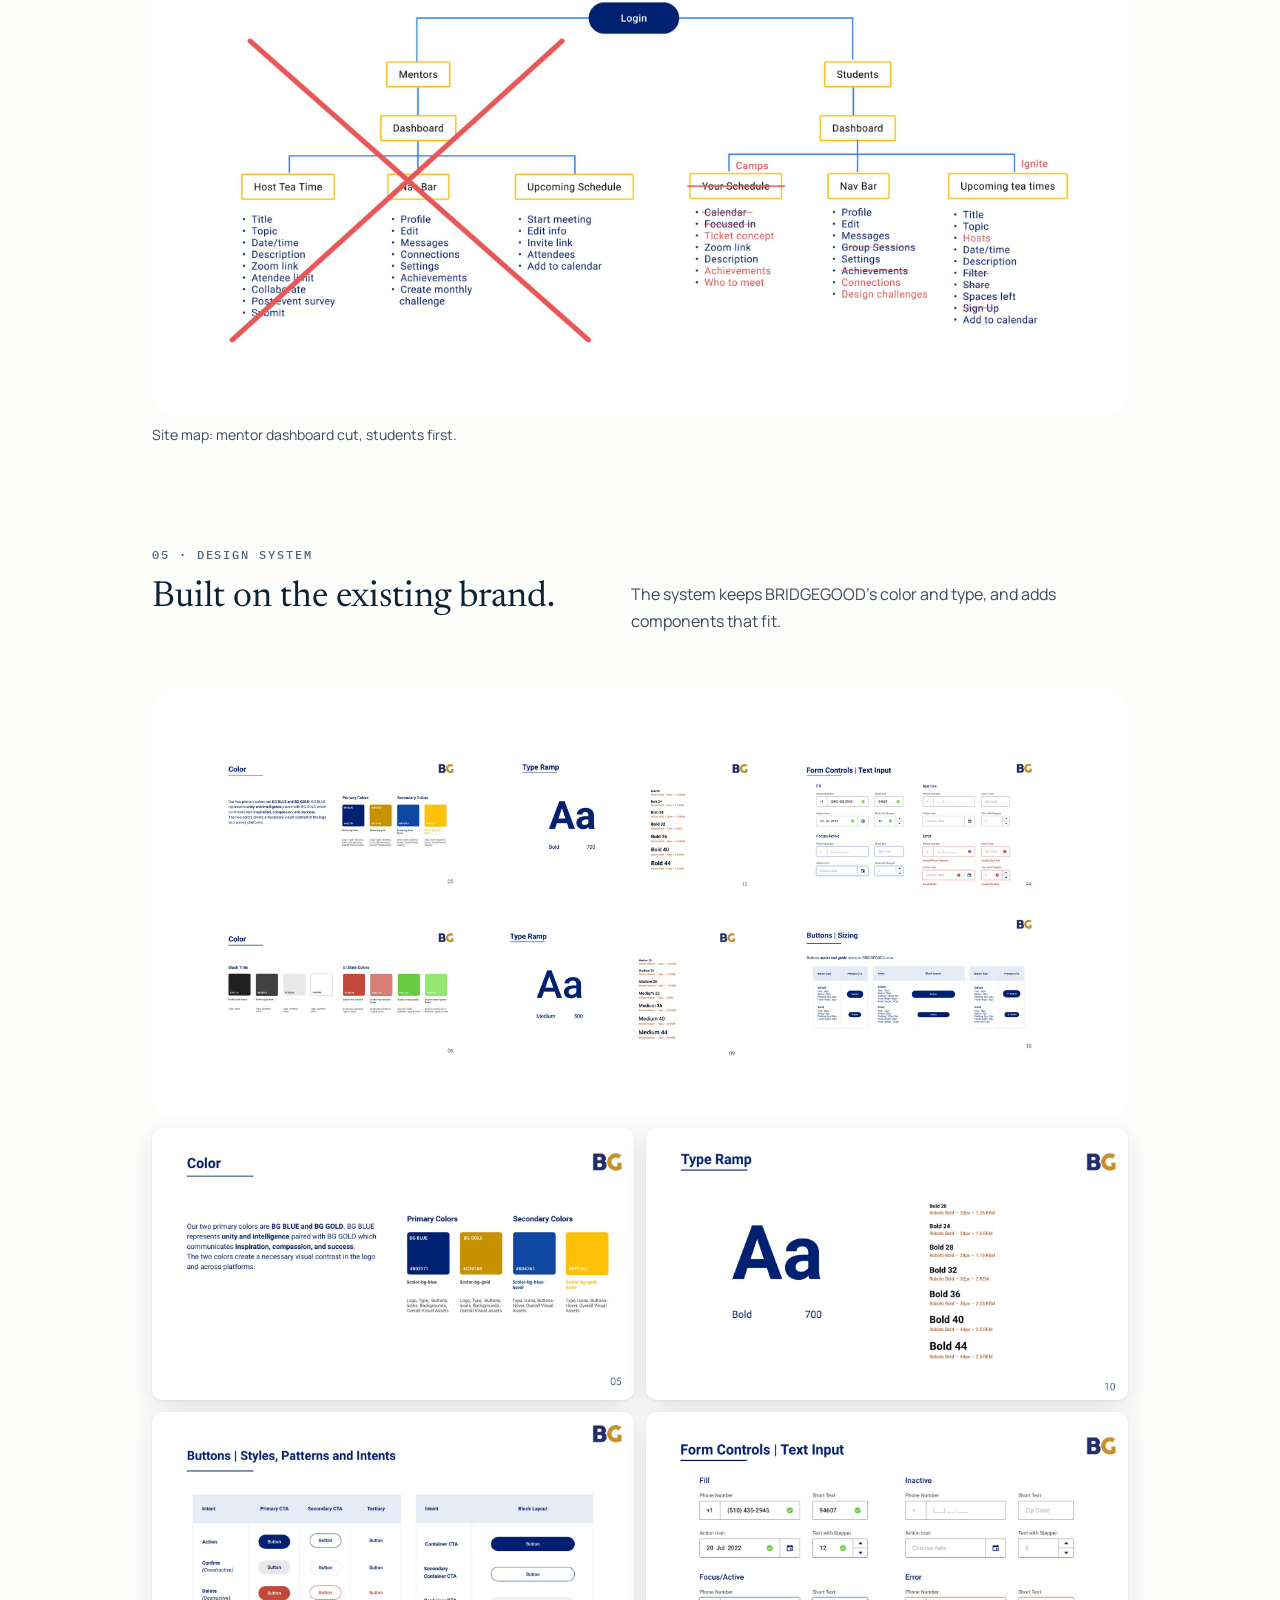
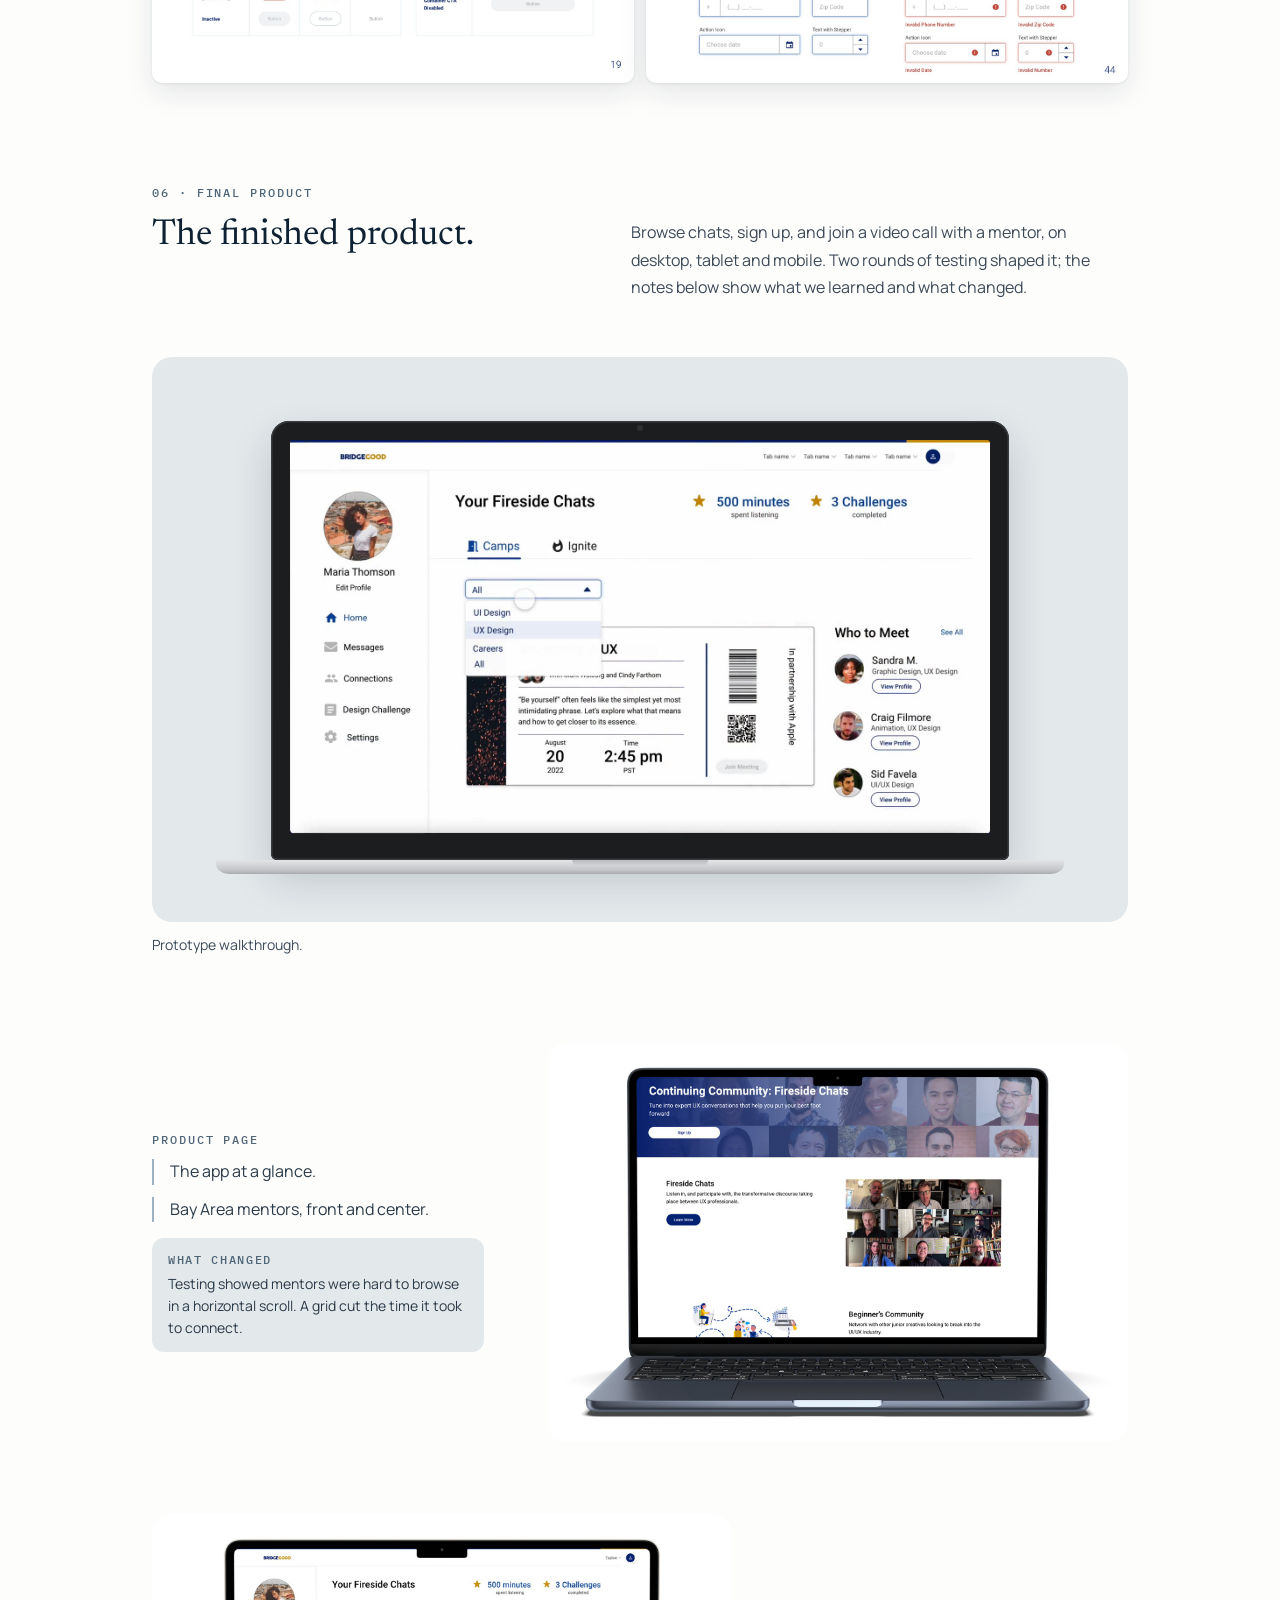
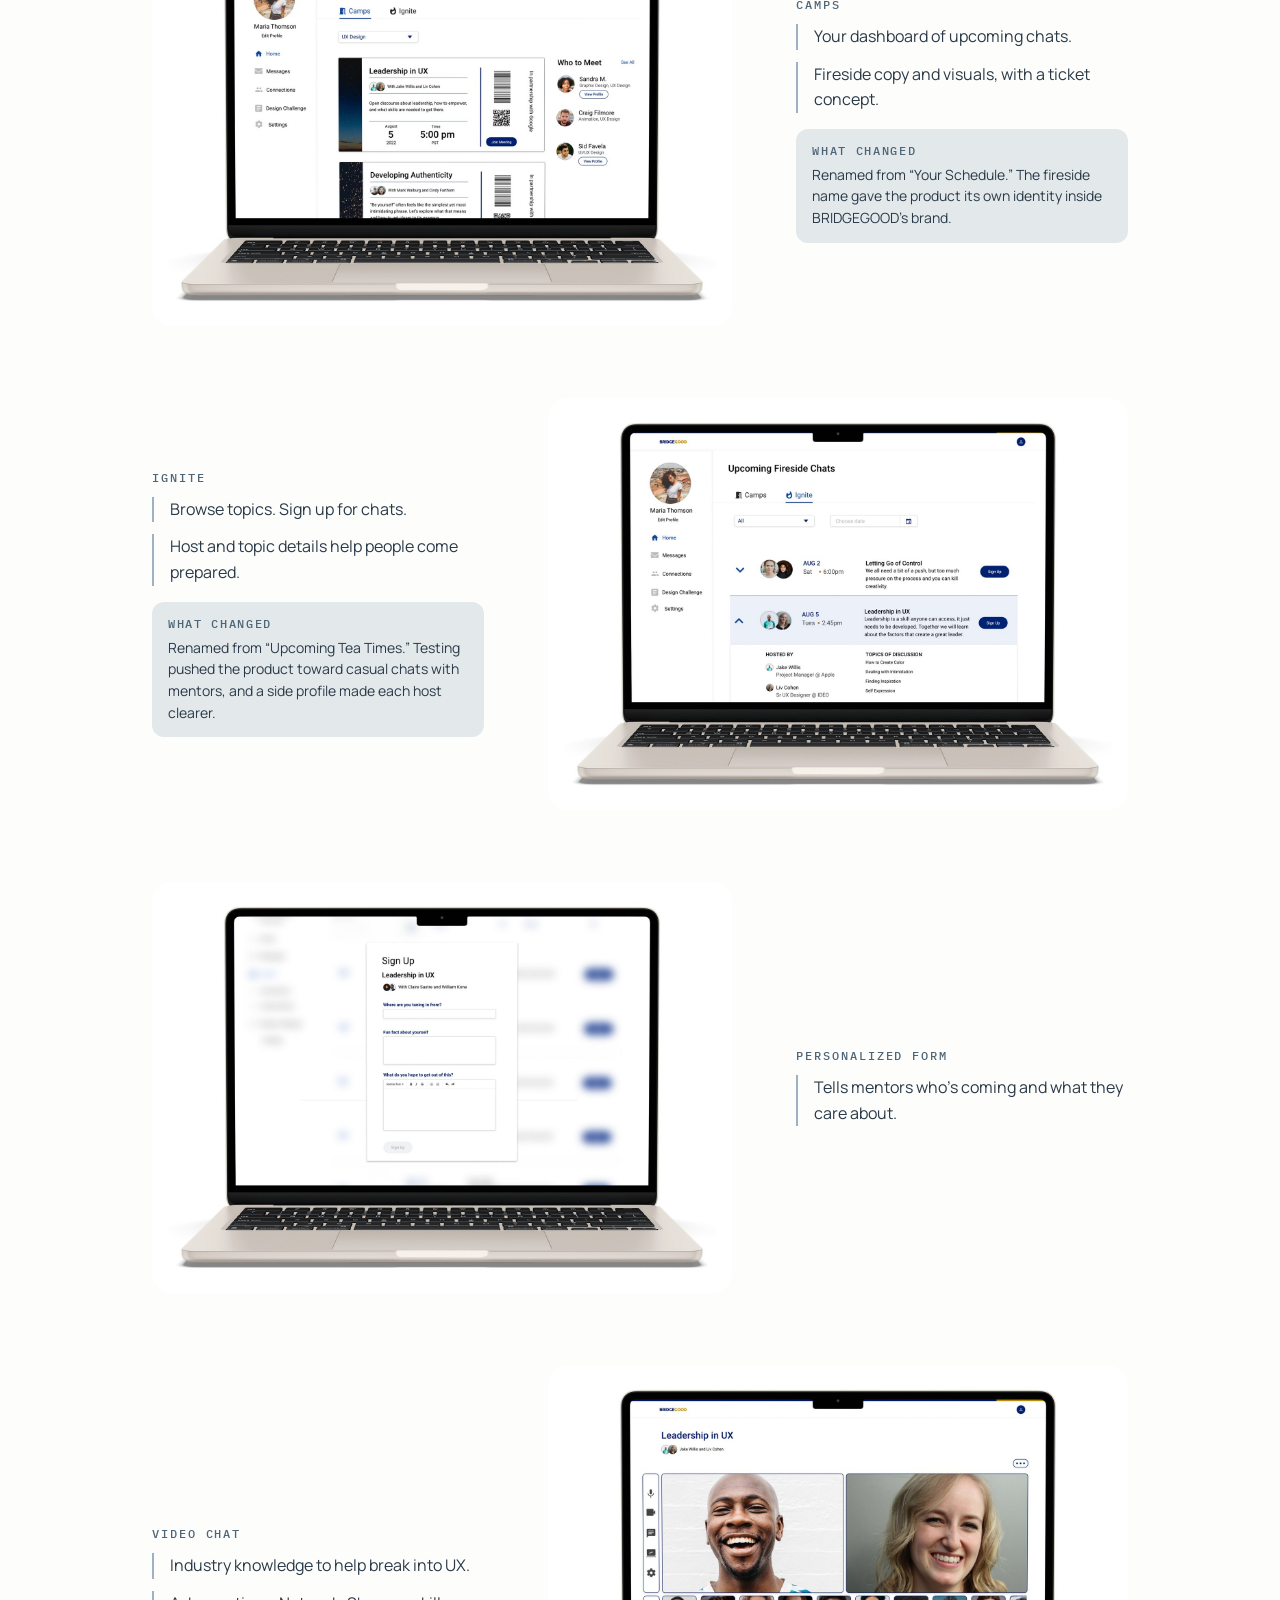
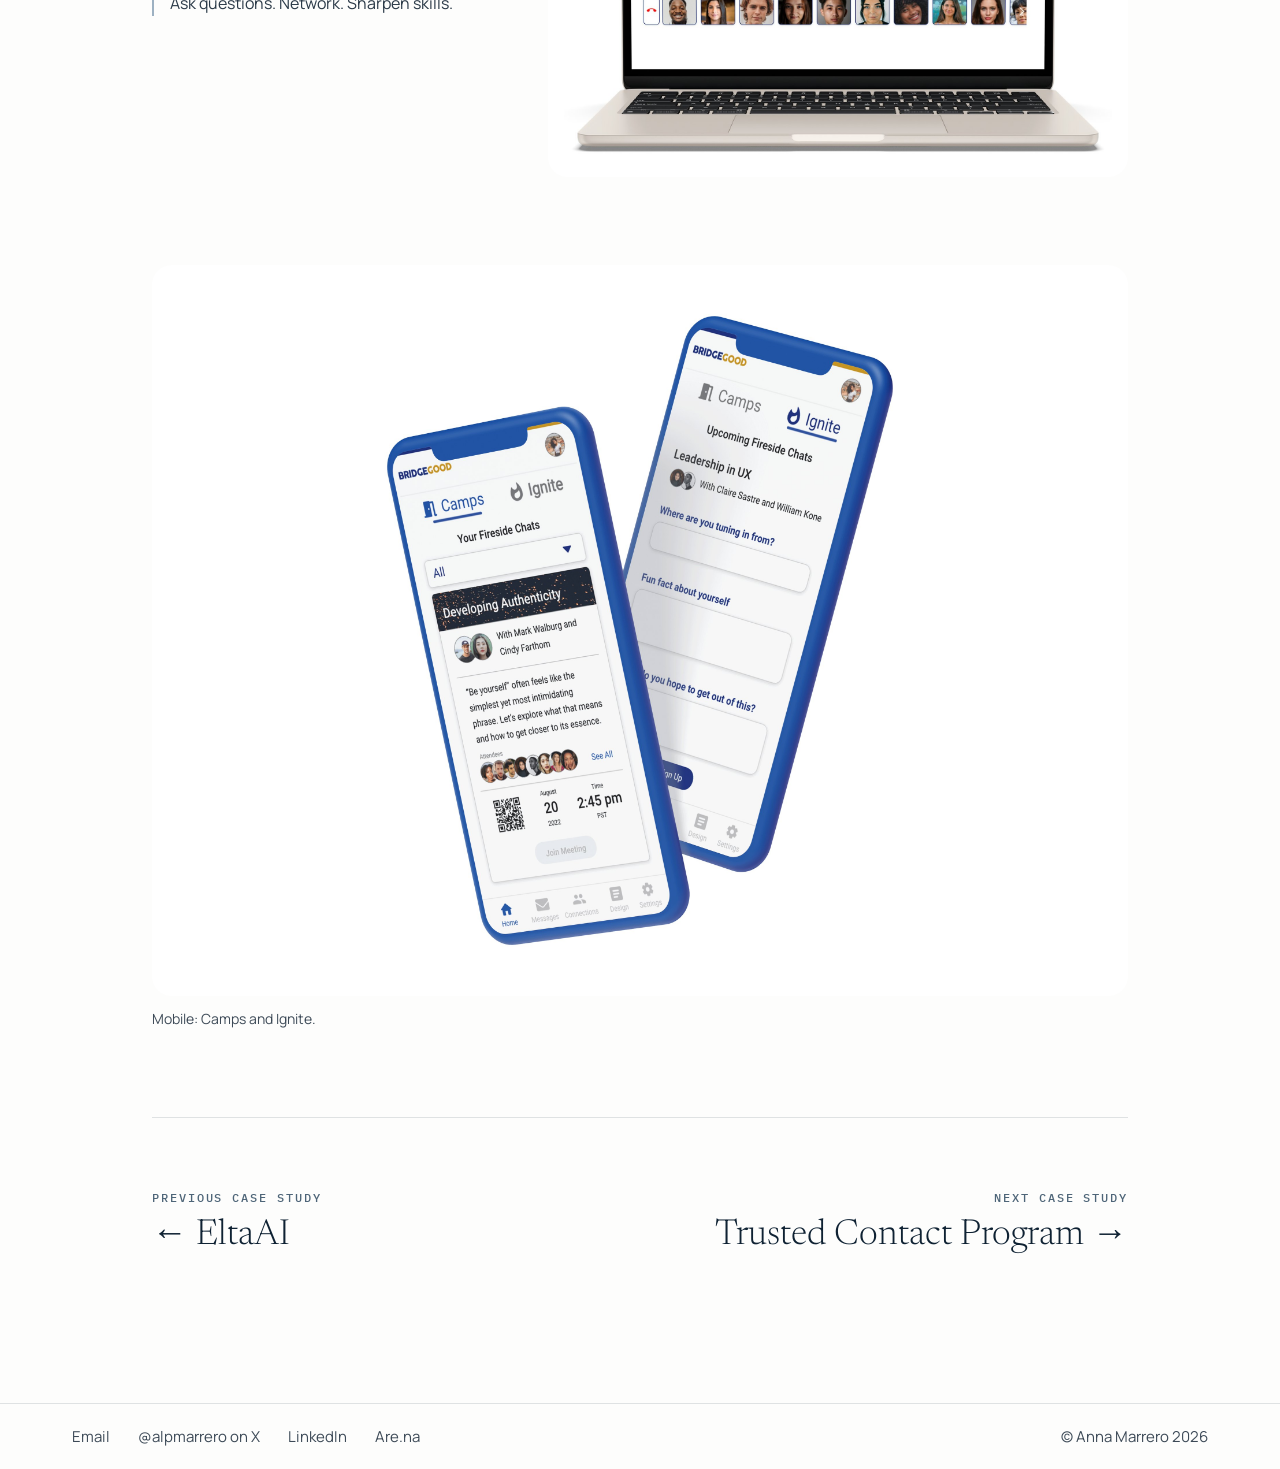
<file: continuing-community.html>
<!doctype html>
<html lang="en">
<head>
<meta charset="utf-8">
<meta name="viewport" content="width=device-width, initial-scale=1">
<title>Continuing Community — Anna Marrero</title>
<meta name="description" content="Case study: alumni mentors, designed in a three-week sprint.">
<meta property="og:title" content="Continuing Community — Anna Marrero">
<meta property="og:description" content="Case study: alumni mentors, designed in a three-week sprint.">
<link rel="icon" href="/favicon.svg" type="image/svg+xml">
<link rel="preconnect" href="https://fonts.googleapis.com">
<link rel="preconnect" href="https://fonts.gstatic.com" crossorigin>
<link rel="stylesheet" href="https://fonts.googleapis.com/css2?family=Newsreader:opsz,wght@6..72,300;6..72,400&amp;family=Manrope:wght@400;600&amp;family=IBM+Plex+Mono:wght@400;500&amp;display=swap">
<style>
body{margin:0;background:#FDFDFC}
a{color:#0F2233}a:hover{color:#1F3A52}
.cs-nav a{text-decoration:none}
.cs-nav a:hover{text-decoration:underline;text-underline-offset:6px}
.cs-nav a:focus-visible,.cs-link:focus-visible,.ft-links a:focus-visible{outline:2px solid #0F2233;outline-offset:4px}
/* Expandable images: an expand cursor on hover, click opens the viewer */
.cs-zoom{cursor:url("data:image/svg+xml,%3Csvg xmlns='http://www.w3.org/2000/svg' width='40' height='40'%3E%3Ccircle cx='20' cy='20' r='18' fill='%230F2233' fill-opacity='.9'/%3E%3Cpath d='M23 12h5v5M28 12l-6 6M17 28h-5v-5M12 28l6-6' stroke='white' stroke-width='2' fill='none' stroke-linecap='round' stroke-linejoin='round'/%3E%3C/svg%3E") 20 20, zoom-in;transition:transform .25s ease}
.cs-zoom:hover{transform:translateY(-2px)}
.cs-zoom:focus-visible{outline:2px solid #0F2233;outline-offset:4px}
.cs-lb-btn{min-width:44px;min-height:44px;padding:10px 16px;border-radius:999px;border:1px solid rgba(243,245,246,.4);background:transparent;color:#F3F5F6;font:600 14px 'Manrope',system-ui,sans-serif;cursor:pointer}
.cs-lb-btn:hover{background:rgba(243,245,246,.12)}
.cs-lb-btn:focus-visible{outline:2px solid #F3F5F6;outline-offset:3px}
@media (prefers-reduced-motion: reduce){.cs-zoom{transition:none}}
.cs-link{text-decoration:none}
.cs-link:hover{text-decoration:underline;text-underline-offset:5px}
.ft-links a{color:#3D4A57;text-decoration:none}
.ft-links a:hover{color:#0F2233;text-decoration:underline;text-underline-offset:5px}
/* Alternate layout: a centred 1040px column, two-column splits and image panels */
.cs-sec{padding:clamp(56px,8vw,104px) 0 0}
.cs-split>:only-child{grid-column:1/-1}
.cs-split{display:grid;grid-template-columns:minmax(0,5fr) minmax(0,6fr);gap:clamp(24px,5vw,72px);align-items:start}
.cs-three{display:grid;grid-template-columns:repeat(3,minmax(0,1fr));gap:12px}
.cs-donuts{display:grid;grid-template-columns:repeat(5,minmax(0,1fr));gap:clamp(8px,1.5vw,20px);align-items:center}
@media (max-width: 820px){.cs-three{grid-template-columns:1fr}.cs-donuts{grid-template-columns:repeat(3,minmax(0,1fr))}}
.cs-two{display:grid;grid-template-columns:repeat(2,minmax(0,1fr));gap:clamp(20px,4vw,48px)}
@media (max-width: 820px){.cs-split,.cs-two{grid-template-columns:minmax(0,1fr)}}
.cs-panel{padding:clamp(16px,3.5vw,44px);border-radius:20px;background:#E3E8EB}
.cs-cap{margin-top:12px;font-size:14px;line-height:1.5;color:#3D4A57}
.cs-k{font-size:12px;font-weight:600;letter-spacing:.16em;text-transform:uppercase;color:#4E6578}
.cs-h2{margin:0;font-family:'Newsreader',Georgia,serif;font-size:clamp(26px,2.8vw,36px);font-weight:400;line-height:1.2}
.cs-p{margin:0;font-size:16px;line-height:1.7;color:#3D4A57}
.cs-stat{display:flex;align-items:baseline;gap:20px;padding:18px 0;border-top:1px solid rgba(15,34,51,.14)}
.cs-num{margin:0;flex:0 0 220px;white-space:nowrap;font-family:'Newsreader',Georgia,serif;font-size:clamp(30px,3vw,40px);font-weight:300;line-height:1}
.cs-statlabel{margin:0;font-size:14px;line-height:1.5;color:#3D4A57}
.cs-chip{padding:6px 12px;border-radius:999px;border:1px solid rgba(15,34,51,.25);font-size:13px}
.cs-card{padding:22px 24px;border-radius:14px;background:#FAFBFC;border:1px solid rgba(15,34,51,.1)}
.cs-cardk{margin:0 0 8px;font-size:13px;font-weight:600;color:#4E6578}
.cs-cardp{margin:0;font-size:15px;line-height:1.55}
/* Process sections: the label sits above each section's content */
/* Continuing Community */
.cc-insight{margin-top:clamp(40px,6vw,64px);padding:clamp(28px,4vw,48px);border-radius:20px;background:#0F2233;color:#F3F5F6;text-align:center}
.cc-insightq{margin:14px auto 0;max-width:760px;font-family:'Newsreader',Georgia,serif;font-size:clamp(24px,2.8vw,34px);font-weight:300;line-height:1.3}
.cc-pains{list-style:none;margin:clamp(32px,4vw,48px) 0 0;padding:0;display:grid;grid-template-columns:repeat(4,minmax(0,1fr));gap:12px}
.cc-pain{display:flex;flex-direction:column;gap:10px;padding:20px;border-radius:14px;background:#FAFBFC;border:1px solid rgba(15,34,51,.1);font-family:'Newsreader',Georgia,serif;font-size:clamp(18px, calc(18px + 2 * (100vw - 390px) / 1050), 20px);line-height:1.3}
.cc-who{align-self:flex-start;padding:3px 9px;border-radius:999px;font-family:'Manrope',system-ui,sans-serif;font-size:12px;font-weight:600}
.cc-who-A{background:#C9D6E1}.cc-who-C{background:#D6DFE7}
.cc-market{margin-top:clamp(36px,5vw,56px);display:grid;grid-template-columns:minmax(0,3fr) minmax(0,2fr);gap:clamp(16px,3vw,32px);align-items:start}
.cc-sketches{margin-top:clamp(36px,5vw,56px);display:grid;grid-template-columns:1.4fr 1fr 1.4fr;gap:12px;align-items:stretch}
.cc-sketches .cs-zoom,.cc-sketches .cs-zoom img{height:100%}
.cc-sketches .cs-zoom img{object-fit:cover}
.cc-dsgrid{margin-top:12px;display:grid;grid-template-columns:repeat(2,minmax(0,1fr));gap:12px}
.cc-feat{display:grid;grid-template-columns:minmax(0,4fr) minmax(0,7fr);gap:clamp(24px,5vw,64px);align-items:center}
.cc-flip .cc-ftext{order:2}
.cc-flip{grid-template-columns:minmax(0,7fr) minmax(0,4fr)}
.cc-ftext{display:flex;flex-direction:column;gap:12px}
.cc-fp{margin:0;padding-left:16px;border-left:2px solid #9DB1C2;font-size:16px;line-height:1.6;color:#2B3A48}
.cc-chg{margin-top:4px;padding:14px 16px;border-radius:12px;background:#E3E8EB}
.cc-chgk{margin:0 0 6px;font-family:'IBM Plex Mono','Courier New',monospace;font-size:12px;font-weight:500;letter-spacing:.14em;text-transform:uppercase;color:#4E6578}
.cc-chgp{margin:0;font-size:14px;line-height:1.55;color:#2B3A48}
.cc-fimg{padding:clamp(8px,1.5vw,16px);border-radius:20px;background:#FFFFFF}
.cc-mb{max-width:880px;margin:0 auto}
.cc-lid{position:relative;margin:0 6.5%;padding:2.2% 2.2% 3%;background:#1C1D1F;border-radius:18px 18px 6px 6px;box-shadow:inset 0 0 0 1.5px #3A3B3E,0 18px 40px rgba(15,34,51,.18)}
.cc-cam{position:absolute;top:.9%;left:50%;width:6px;height:6px;margin-left:-3px;border-radius:50%;background:#2E3034}
.cc-screen{border-radius:3px;overflow:hidden;background:#FFFFFF;aspect-ratio:3022/1702}
.cc-screen video{display:block;width:100%;height:100%;object-fit:cover}
.cc-base{position:relative;height:14px;background:linear-gradient(#E3E4E6,#C4C6C9 70%,#A9ABAF);border-radius:2px 2px 14px 14px/2px 2px 10px 10px;box-shadow:0 14px 22px -8px rgba(15,34,51,.35)}
.cc-base span{position:absolute;top:0;left:50%;width:16%;height:6px;transform:translateX(-50%);background:linear-gradient(#B9BBBE,#D3D5D8);border-radius:0 0 8px 8px}
@media (max-width: 820px){.cc-pains{grid-template-columns:1fr 1fr}.cc-market,.cc-feat,.cc-flip{grid-template-columns:1fr}.cc-flip .cc-ftext{order:0}.cc-sketches{grid-template-columns:1fr}.cc-dsgrid{grid-template-columns:1fr}}
.cc-brand{margin-top:clamp(24px,3vw,32px);display:grid;grid-template-columns:minmax(0,5fr) minmax(0,6fr);gap:clamp(20px,4vw,48px);align-items:center;padding:clamp(22px,3vw,32px);border-radius:20px;background:#0F2233;color:#F3F5F6}
.cc-brand .cs-k{color:#C9D6E1}.cc-brand .cs-p{color:rgba(243,245,246,.8)}
.cc-brandtext{display:flex;flex-direction:column;gap:10px}
.cc-brandh{margin:0;font-family:'Newsreader',Georgia,serif;font-size:clamp(22px,2.4vw,30px);font-weight:300;line-height:1.25}
.cc-renames{list-style:none;margin:0;padding:0;display:flex;flex-direction:column;gap:12px}
.cc-renames li{display:grid;grid-template-columns:auto auto 1fr;align-items:center;gap:6px 14px;padding:16px 18px;border-radius:14px;background:rgba(243,245,246,.08)}
.cc-old{font-size:14px;color:rgba(243,245,246,.6);text-decoration:line-through}
.cc-arrow{color:#C9D6E1}
.cc-new{font-family:'Newsreader',Georgia,serif;font-size:clamp(21px, calc(21px + 5 * (100vw - 390px) / 1050), 26px);line-height:1;color:#F3F5F6}
.cc-why{grid-column:1/-1;font-size:13px;color:rgba(243,245,246,.72)}
@media (max-width: 820px){.cc-brand{grid-template-columns:1fr}}
.cs-step{display:flex;flex-direction:column;gap:14px;padding:clamp(48px,7vw,88px) 0;border-top:1px solid rgba(15,34,51,.12)}
.cs-k,.aa-bandk,.bs-pairk,.bs-sidek{font-family:'IBM Plex Mono','Courier New',monospace;font-weight:500}
/* Site header: logo placeholder and links in IBM Plex Mono; right side left open */
.hd-logo{display:inline-flex;align-items:center;justify-content:center;width:36px;height:36px;border-radius:10px;border:1px dashed rgba(15,34,51,.35);font-family:'IBM Plex Mono','Courier New',monospace;font-size:9px;font-weight:500;letter-spacing:.08em;text-transform:uppercase;color:#4E6578 !important;text-decoration:none !important}
.hd-links{display:flex;flex-wrap:wrap;gap:clamp(18px,2.4vw,28px);font-family:'IBM Plex Mono','Courier New',monospace;font-size:13px;font-weight:500;letter-spacing:.14em;text-transform:uppercase}
.hd-links a{color:#4E6578 !important;text-decoration:none !important;transition:color .2s ease}
.hd-links a:hover,.hd-links a[aria-current="page"]{color:#0F2233 !important}
</style>
<style>[hidden]{display:none !important}</style>
<link rel="stylesheet" href="/css/responsive.css">
</head>
<body>
<!--
  Trusted Contact Program, written into the case study template. Two reading speeds:
  - Scanning: hero, the three "at a glance" cards, the final artifact, then each section's bold key point.
  - Reading: the short paragraph, artifact and decision callout under each key point.
  Keep each key point to one sentence and each paragraph to 2–4 sentences.
-->
<main style="min-height: 100vh; display: flex; flex-direction: column; background: #FDFDFC; color: #0F2233; font-family: 'Manrope', system-ui, sans-serif">
  <!-- Sticky top menu: stays in view while the page scrolls -->
  <div class="site-nav" style="position: sticky; top: 0; z-index: 100; width: 100%; background: rgba(253,253,252,.9); -webkit-backdrop-filter: blur(10px); backdrop-filter: blur(10px); border-bottom: 1px solid rgba(15,34,51,.08)">
    <div style="max-width: 1200px; margin: 0 auto; padding: 0 clamp(16px, 4vw, 32px); box-sizing: border-box">
      <header class="cs-nav" style="display: flex; flex-wrap: wrap; align-items: center; justify-content: space-between; gap: 12px 16px; padding: clamp(14px, 2vw, 20px) 0">
          <div style="display: flex; align-items: center; gap: clamp(20px, 3vw, 36px)">
            <nav class="hd-links" aria-label="Main"><a href="/">Home</a><a href="/work" aria-current="page">Work</a><a href="/about">About</a></nav>
          </div>
          <!-- Right side: intentionally left open -->
          <div aria-hidden="true"></div>
        </header>
    </div>
  </div>

  <div style="width: 100%; max-width: 1040px; margin: 0 auto; padding: 0 clamp(16px, 4vw, 32px); box-sizing: border-box">

    <section aria-labelledby="cs-title" style="padding: clamp(48px, 8vw, 96px) 0 clamp(28px, 4vw, 40px); display: flex; flex-direction: column; gap: 20px">
      <p style="font-family: 'IBM Plex Mono', 'Courier New', monospace; margin: 0; font-size: 12px; font-weight: 500; letter-spacing: 0.2em; text-transform: uppercase; color: #4E6578">Product Design</p>
      <h1 id="cs-title" style="margin: 0; max-width: 900px; font-family: 'Newsreader', Georgia, serif; font-size: clamp(38px, 5.2vw, 68px); font-weight: 300; line-height: 1.05; letter-spacing: -0.02em">Continuing Community</h1>
      <p class="cs-subtitle" style="margin: -8px 0 0; max-width: 820px; font-family: 'Newsreader', Georgia, serif; font-size: clamp(22px, 2.4vw, 32px); font-weight: 300; line-height: 1.25; color: #2B3A48">Bringing BRIDGEGOOD alumni back as mentors</p>
      <p style="margin: 0; max-width: 680px; font-size: clamp(16px, 1.4vw, 18px); line-height: 1.65; color: #3D4A57">BRIDGEGOOD is an Oakland nonprofit that opens design careers to job seekers. In a three-week sprint, we designed a product that connects its alumni with new designers.</p>
    </section>

    <figure style="margin: 0">
      <div class="cs-panel" style="padding: 0; overflow: hidden; background: #0D3A9C">
        <button class="cs-zoom" type="button" aria-label="Expand image: Continuing Community mobile screens" style="display: block; width: 100%; padding: 0; border: 0; background: none; border-radius: 10px"><img src="/images/ba9744940fbc4d60f6aa593568758430.jpg" alt="Several phone screens of the Continuing Community app angled on a royal blue background" style="display: block; width: 100%; height: auto; aspect-ratio: 2 / 1; object-fit: cover; object-position: center 45%; border-radius: 10px; background: #FFFFFF; box-shadow: none; border-radius: 0"></button>
      </div>
    </figure>

    <dl style="margin: clamp(28px, 4vw, 40px) 0 0; display: grid; grid-template-columns: repeat(auto-fit, minmax(160px, 1fr)); gap: 16px 32px"><div><dt class="cs-k">Role</dt><dd style="margin: 6px 0 0; font-size: 15px; line-height: 1.5">Lead Product Designer</dd></div><div><dt class="cs-k">Team</dt><dd style="margin: 6px 0 0; font-size: 15px; line-height: 1.5">3 designers</dd></div><div><dt class="cs-k">Timeline</dt><dd style="margin: 6px 0 0; font-size: 15px; line-height: 1.5">3-week design sprint</dd></div><div><dt class="cs-k">Tool</dt><dd style="margin: 6px 0 0; font-size: 15px; line-height: 1.5">Adobe XD</dd></div></dl>

    <section aria-label="At a glance" style="padding-top: clamp(56px, 8vw, 96px)">
      <div class="cs-two">
        <div>
          <p class="cs-k" style="margin: 0 0 12px">Problem</p>
          <p style="margin: 0; font-family: 'Newsreader', Georgia, serif; font-size: clamp(22px, 2.2vw, 28px); font-weight: 300; line-height: 1.3">Design a new, responsive product for BRIDGEGOOD in one three-week Google design sprint.</p>
        </div>
        <div>
          <p class="cs-k" style="margin: 0 0 12px">Solution</p>
          <p style="margin: 0; font-family: 'Newsreader', Georgia, serif; font-size: clamp(22px, 2.2vw, 28px); font-weight: 300; line-height: 1.3">Fireside chats between industry pros and new designers.</p>
        </div>
      </div>
    </section>

    <!-- 1. Stakeholders -->
    <section class="cs-sec" aria-labelledby="s-stake">
      <div class="cs-split" style="align-items: center">
        <div>
          <p class="cs-k" style="margin: 0 0 14px">01 · Stakeholders</p>
          <h2 id="s-stake" class="cs-h2">An open brief. Start with stakeholders.</h2>
          <p class="cs-p" style="margin-top: 16px">With no defined problem, alignment came first. I interviewed three stakeholders and mapped their long-term goals.</p>
        </div>
        <figure style="margin: 0">
          <div class="cs-panel" style="background: #FFFFFF; padding: 12px">
            <button class="cs-zoom" type="button" aria-label="Expand image: stakeholder affinity map" style="display: block; width: 100%; padding: 0; border: 0; background: none; border-radius: 10px"><img src="/images/7322bde682a7dbae90a271a318965cb4.jpg" alt="Stakeholder affinity map grouping sticky notes into accessibility, education, product vision, alumni, mentors, autonomy and background" style="display: block; width: 100%; height: auto; border-radius: 10px; background: #FFFFFF; box-shadow: none"></button>
          </div>
          <figcaption class="cs-cap">Stakeholder affinity map.</figcaption>
        </figure>
      </div>
      <div class="cs-three" style="margin-top: clamp(28px, 4vw, 40px)">
        <div class="cs-card"><p class="cs-cardk">Innovation</p><p class="cs-cardp">Distinct from the BRIDGEGOOD brand.</p></div>
        <div class="cs-card"><p class="cs-cardk">Scalable impact</p><p class="cs-cardp">Open to all. Able to grow nationally.</p></div>
        <div class="cs-card"><p class="cs-cardk">Low maintenance</p><p class="cs-cardp">Easy to run.</p></div>
      </div>
      <div class="cc-insight">
        <p class="cs-k" style="margin: 0; color: #C9D6E1">The insight that set our audience</p>
        <p class="cc-insightq">Thousands of students have come through BRIDGEGOOD. Few come back to help the next ones.</p>
      </div>
    </section>

    <!-- 2. Research -->
    <section class="cs-sec" aria-labelledby="s-research">
      <div class="cs-split">
        <div>
          <p class="cs-k" style="margin: 0 0 14px">02 · Research</p>
          <h2 id="s-research" class="cs-h2">Two groups, one gap to bridge.</h2>
        </div>
        <p class="cs-p" style="padding-top: 34px">We talked to alumni, and to career switchers chasing their first UX job.</p>
      </div>
      <ul class="cc-pains"><li class="cc-pain"><span class="cc-who cc-who-C">Career switchers</span>Difficulty landing their first job</li><li class="cc-pain"><span class="cc-who cc-who-A">Alumni</span>Wanting to help, but not knowing where to start</li><li class="cc-pain"><span class="cc-who cc-who-A">Alumni</span>Insecurity about being good enough to mentor</li><li class="cc-pain"><span class="cc-who cc-who-C">Career switchers</span>A lack of visibility into current industry needs</li></ul>
      <div class="cs-two" style="margin-top: clamp(32px, 4vw, 48px)">
        <button class="cs-zoom" type="button" aria-label="Expand image: student persona" style="display: block; width: 100%; padding: 0; border: 0; background: none; border-radius: 10px"><img src="/images/0041496ddb1c30d96824d5cf4f771a4e.jpg" alt="Persona: Alex Rios, 22, a graphic design major at a community college, with context, goals, challenges, delights and motivations" style="display: block; width: 100%; height: auto; border-radius: 10px; background: #FFFFFF; box-shadow: 0 1px 3px rgba(15,34,51,.08), 0 10px 28px rgba(15,34,51,.10)"></button>
        <button class="cs-zoom" type="button" aria-label="Expand image: mentor persona" style="display: block; width: 100%; padding: 0; border: 0; background: none; border-radius: 10px"><img src="/images/35020ca89060a15b4f6969ba0ba5d0ab.jpg" alt="Persona: Jameel Clark, 31, a senior experience designer, with context, goals, challenges, delights and motivations" style="display: block; width: 100%; height: auto; border-radius: 10px; background: #FFFFFF; box-shadow: 0 1px 3px rgba(15,34,51,.08), 0 10px 28px rgba(15,34,51,.10)"></button>
      </div>
    </section>

    <!-- 3. Market -->
    <section class="cs-sec" aria-labelledby="s-market">
      <div class="cs-split">
        <div>
          <p class="cs-k" style="margin: 0 0 14px">03 · Market</p>
          <h2 id="s-market" class="cs-h2">Six competitors, compared.</h2>
        </div>
        
      </div>
      <p class="cs-p" style="padding-top: 16px">I compared six platforms related to the UX/educational space. Because this product was specific to BRIDGEGOOD and it's community, I didn't necessarily want to find differentiators, but more so gather inspiration to integrate into our solution.&nbsp;</p><figure style="margin: 0">
          <div class="cs-panel">
            <button class="cs-zoom" type="button" aria-label="Expand image: competitive analysis" style="display: block; width: 100%; padding: 0; border: 0; background: none; border-radius: 10px"><img src="/images/dbbfb6914ca77d553f82546e5a551ea3.jpg" alt="Competitive analysis of six platforms with features, strengths and gaps" style="display: block; width: 100%; height: auto; border-radius: 10px; background: #FFFFFF; box-shadow: 0 1px 3px rgba(15,34,51,.08), 0 10px 28px rgba(15,34,51,.10)"></button>
          </div>
          <figcaption class="cs-cap">Six platforms.</figcaption>
        </figure><div class="cc-market">
        
        
      </div>
    </section>

    <!-- 4. Structure -->
    <section class="cs-sec" aria-labelledby="s-structure">
      <div>
        <p class="cs-k" style="margin: 0 0 14px">04 · Structure</p>
        <h2 id="s-structure" class="cs-h2">Scope the MVP.</h2>
      </div>
      <div class="cs-split" style="margin-top: clamp(28px, 4vw, 40px); align-items: center">
        <figure style="margin: 0">
          <button class="cs-zoom" type="button" aria-label="Expand image: brainstorming with the founder" style="display: block; width: 100%; padding: 0; border: 0; background: none; border-radius: 16px"><img src="/images/b0434868df874ffce59c4f0dd75d34f2.jpg" alt="Two people at a whiteboard in the BRIDGEGOOD studio, mapping ideas during a brainstorm" style="display: block; width: 100%; height: auto; aspect-ratio: 4 / 5; object-fit: cover; object-position: center 40%; border-radius: 16px; box-shadow: 0 1px 3px rgba(15,34,51,.08), 0 10px 28px rgba(15,34,51,.10)"></button>
          <figcaption class="cs-cap">Brainstorming with BRIDGEGOOD's founder.</figcaption>
        </figure>
        <div style="display: flex; flex-direction: column; gap: 12px">
          <div class="cs-card"><p class="cs-cardk">Challenge</p><p class="cs-cardp">Our first site map had two dashboards, solving for each persona individually. With three weeks left, we needed to simplify our MVP.</p></div>
          <div class="cs-card"><p class="cs-cardk">Solution</p><p class="cs-cardp">Build for students first. They benefit right away, and mentors join by hosting chats.</p></div>
        </div>
      </div>
      <figure style="margin: clamp(36px, 5vw, 56px) 0 0">
        <div class="cs-panel" style="background: #FFFFFF"><button class="cs-zoom" type="button" aria-label="Expand image: site map" style="display: block; width: 100%; padding: 0; border: 0; background: none; border-radius: 10px"><img src="/images/d3c3cb9aa647b9fb5d903a8c8631b2ed.jpg" alt="Two site maps: the first with separate mentor and student dashboards crossed out, and the simplified version" style="display: block; width: 100%; height: auto; border-radius: 10px; background: #FFFFFF; box-shadow: none"></button></div>
        <figcaption class="cs-cap">Site map: mentor dashboard cut, students first.</figcaption>
      </figure>
    </section>

    <!-- 5. Design system -->
    <section class="cs-sec" aria-labelledby="s-ds">
      <div class="cs-split">
        <div>
          <p class="cs-k" style="margin: 0 0 14px">05 · Design system</p>
          <h2 id="s-ds" class="cs-h2">Built on the existing brand.</h2>
        </div>
        <p class="cs-p" style="padding-top: 34px">The system keeps BRIDGEGOOD’s color and type, and adds components that fit.</p>
      </div>
      <figure style="margin: clamp(36px, 5vw, 56px) 0 0">
        <div class="cs-panel" style="background: #FFFFFF"><button class="cs-zoom" type="button" aria-label="Expand image: design system overview" style="display: block; width: 100%; padding: 0; border: 0; background: none; border-radius: 10px"><img src="/images/e3484d4d6056e0bbd7437e0912728bf1.jpg" alt="Design system overview with type ramps, colors, buttons and form controls" style="display: block; width: 100%; height: auto; border-radius: 10px; background: #FFFFFF; box-shadow: none"></button></div>
      </figure>
      <div class="cc-dsgrid">
        <button class="cs-zoom" type="button" aria-label="Expand image: colors" style="display: block; width: 100%; padding: 0; border: 0; background: none; border-radius: 10px"><img src="/images/dbfa29896249509b968304ecb80e3ed9.jpg" alt="Color: BG Blue and BG Gold primary colors with secondary blue and gold" style="display: block; width: 100%; height: auto; border-radius: 10px; background: #FFFFFF; box-shadow: 0 1px 3px rgba(15,34,51,.08), 0 10px 28px rgba(15,34,51,.10)"></button>
        <button class="cs-zoom" type="button" aria-label="Expand image: type ramp" style="display: block; width: 100%; padding: 0; border: 0; background: none; border-radius: 10px"><img src="/images/8d9aaae100648db48ebc522d8338d6c4.jpg" alt="Type ramp in Roboto Bold from 24 to 44" style="display: block; width: 100%; height: auto; border-radius: 10px; background: #FFFFFF; box-shadow: 0 1px 3px rgba(15,34,51,.08), 0 10px 28px rgba(15,34,51,.10)"></button>
        <button class="cs-zoom" type="button" aria-label="Expand image: buttons" style="display: block; width: 100%; padding: 0; border: 0; background: none; border-radius: 10px"><img src="/images/4b7aba3143e68a32e2174ca9b537a288.jpg" alt="Buttons: styles, patterns and intents for primary, secondary and tertiary actions" style="display: block; width: 100%; height: auto; border-radius: 10px; background: #FFFFFF; box-shadow: 0 1px 3px rgba(15,34,51,.08), 0 10px 28px rgba(15,34,51,.10)"></button>
        <button class="cs-zoom" type="button" aria-label="Expand image: form controls" style="display: block; width: 100%; padding: 0; border: 0; background: none; border-radius: 10px"><img src="/images/b4fb554d9fcaf7a3c2d6ca0497231f50.jpg" alt="Form controls: text input states for fill, inactive, focus and error" style="display: block; width: 100%; height: auto; border-radius: 10px; background: #FFFFFF; box-shadow: 0 1px 3px rgba(15,34,51,.08), 0 10px 28px rgba(15,34,51,.10)"></button>
      </div>
    </section>

  </div>

  <div style="width: 100%; max-width: 1040px; margin: 0 auto; padding: 0 clamp(16px, 4vw, 32px); box-sizing: border-box">
    <!-- 6. Final product -->
    <section class="cs-sec" aria-labelledby="s-final">
      <div class="cs-split">
        <div>
          <p class="cs-k" style="margin: 0 0 14px">06 · Final product</p>
          <h2 id="s-final" class="cs-h2">The finished product.</h2>
        </div>
        <p class="cs-p" style="padding-top: 34px">Browse chats, sign up, and join a video call with a mentor, on desktop, tablet and mobile. Two rounds of testing shaped it; the notes below show what we learned and what changed.</p>
      </div>
      <div class="cs-panel" style="margin-top: clamp(36px, 5vw, 56px); padding: clamp(28px, 5vw, 64px) clamp(16px, 5vw, 72px) clamp(24px, 4vw, 48px)">
        <div class="cc-mb">
          <div class="cc-lid">
            <span class="cc-cam" aria-hidden="true"></span>
            <div class="cc-screen"><video src="/images/261438ad36ca72c77cf4faa6c48a908e.mp4" poster="/images/40966b39b9acacb881cc8362080c39fd.jpg" autoplay="" muted="" loop="" playsinline="" preload="metadata" aria-label="Screen recording of the Continuing Community prototype: landing page, login, Camps, Ignite, sign-up and video chat"></video></div>
          </div>
          <div class="cc-base" aria-hidden="true"><span></span></div>
        </div>
      </div>
      <p class="cs-cap">Prototype walkthrough.</p>
      <div style="display: flex; flex-direction: column; gap: clamp(40px, 6vw, 72px); margin-top: clamp(48px, 7vw, 88px)">
        <div class="cc-feat">
          <div class="cc-ftext"><p class="cs-k" style="margin: 0">Product page</p><p class="cc-fp">The app at a glance.</p><p class="cc-fp">Bay Area mentors, front and center.</p><div class="cc-chg"><p class="cc-chgk">What changed</p><p class="cc-chgp">Testing showed mentors were hard to browse in a horizontal scroll. A grid cut the time it took to connect.</p></div></div>
          <div class="cc-fimg"><button class="cs-zoom" type="button" aria-label="Expand image: Product page" style="display: block; width: 100%; padding: 0; border: 0; background: none; border-radius: 10px"><img src="/images/18773e083c08210dfd27fd956f53d57a.jpg" alt="Laptop showing the Continuing Community landing page with fireside chats and the beginner’s community" style="display: block; width: 100%; height: auto; border-radius: 10px; background: #FFFFFF; box-shadow: none"></button></div>
        </div>
        <div class="cc-feat cc-flip">
          <div class="cc-ftext"><p class="cs-k" style="margin: 0">Camps</p><p class="cc-fp">Your dashboard of upcoming chats.</p><p class="cc-fp">Fireside copy and visuals, with a ticket concept.</p><div class="cc-chg"><p class="cc-chgk">What changed</p><p class="cc-chgp">Renamed from “Your Schedule.” The fireside name gave the product its own identity inside BRIDGEGOOD’s brand.</p></div></div>
          <div class="cc-fimg"><button class="cs-zoom" type="button" aria-label="Expand image: Camps" style="display: block; width: 100%; padding: 0; border: 0; background: none; border-radius: 10px"><img src="/images/bbd9c4fc5b867b4954c9f8afaade19c6.jpg" alt="Laptop showing the Camps dashboard with ticket-style fireside chat cards and people to meet" style="display: block; width: 100%; height: auto; border-radius: 10px; background: #FFFFFF; box-shadow: none"></button></div>
        </div>
        <div class="cc-feat">
          <div class="cc-ftext"><p class="cs-k" style="margin: 0">Ignite</p><p class="cc-fp">Browse topics. Sign up for chats.</p><p class="cc-fp">Host and topic details help people come prepared.</p><div class="cc-chg"><p class="cc-chgk">What changed</p><p class="cc-chgp">Renamed from “Upcoming Tea Times.” Testing pushed the product toward casual chats with mentors, and a side profile made each host clearer.</p></div></div>
          <div class="cc-fimg"><button class="cs-zoom" type="button" aria-label="Expand image: Ignite" style="display: block; width: 100%; padding: 0; border: 0; background: none; border-radius: 10px"><img src="/images/7f27c09d3491b4abda1af15145cbe4b4.jpg" alt="Laptop showing Ignite, a list of upcoming fireside chats with expandable details and sign-up buttons" style="display: block; width: 100%; height: auto; border-radius: 10px; background: #FFFFFF; box-shadow: none"></button></div>
        </div>
        <div class="cc-feat cc-flip">
          <div class="cc-ftext"><p class="cs-k" style="margin: 0">Personalized form</p><p class="cc-fp">Tells mentors who’s coming and what they care about.</p></div>
          <div class="cc-fimg"><button class="cs-zoom" type="button" aria-label="Expand image: Personalized form" style="display: block; width: 100%; padding: 0; border: 0; background: none; border-radius: 10px"><img src="/images/0def20657bea6d4481f570ac080256e5.jpg" alt="Laptop showing the sign-up form asking where you are tuning in from and what you hope to get out of the chat" style="display: block; width: 100%; height: auto; border-radius: 10px; background: #FFFFFF; box-shadow: none"></button></div>
        </div>
        <div class="cc-feat">
          <div class="cc-ftext"><p class="cs-k" style="margin: 0">Video chat</p><p class="cc-fp">Industry knowledge to help break into UX.</p><p class="cc-fp">Ask questions. Network. Sharpen skills.</p></div>
          <div class="cc-fimg"><button class="cs-zoom" type="button" aria-label="Expand image: Video chat" style="display: block; width: 100%; padding: 0; border: 0; background: none; border-radius: 10px"><img src="/images/274a844c25aa9952d5851671cd3b1d98.jpg" alt="Laptop showing a Leadership in UX video chat with two hosts and a row of attendees" style="display: block; width: 100%; height: auto; border-radius: 10px; background: #FFFFFF; box-shadow: none"></button></div>
        </div>
      </div>
      <figure style="margin: clamp(48px, 7vw, 88px) 0 0">
        <div class="cs-panel" style="background: #FFFFFF; display: flex; justify-content: center"><div style="width: 100%; max-width: 520px"><button class="cs-zoom" type="button" aria-label="Expand image: mobile screens" style="display: block; width: 100%; padding: 0; border: 0; background: none; border-radius: 10px"><img src="/images/52ef9ef3ff1fd9d15f50a20be2b58f40.jpg" alt="Two phones showing the mobile Camps and Ignite screens" style="display: block; width: 100%; height: auto; border-radius: 10px; background: #FFFFFF; box-shadow: none"></button></div></div>
        <figcaption class="cs-cap">Mobile: Camps and Ignite.</figcaption>
      </figure>
    </section>

    <nav aria-label="More case studies" style="display: grid; grid-template-columns: repeat(auto-fit, minmax(min(100%, 320px), 1fr)); gap: 24px 48px; padding: clamp(40px, 6vw, 72px) 0 clamp(72px, 11.5vw, 166px); border-top: 1px solid rgba(15,34,51,.12); margin-top: clamp(48px, 7vw, 88px)">
      <a class="cs-link" href="/eltaai" style="display: flex; flex-direction: column; gap: 10px; color: #0F2233">
        <span class="cs-k">Previous case study</span>
        <span style="font-family: 'Newsreader', Georgia, serif; font-size: clamp(24px, 2.8vw, 36px); font-weight: 300; line-height: 1.15">← EltaAI</span>
      </a>
      <a class="cs-link" href="/trusted-contact" style="display: flex; flex-direction: column; align-items: flex-end; gap: 10px; text-align: right; color: #0F2233">
        <span class="cs-k">Next case study</span>
        <span style="font-family: 'Newsreader', Georgia, serif; font-size: clamp(24px, 2.8vw, 36px); font-weight: 300; line-height: 1.15">Trusted Contact Program →</span>
      </a>
    </nav>
  </div>

  <footer style="margin-top: auto; border-top: 1px solid rgba(15,34,51,.12)">
    <div style="max-width: 1200px; margin: 0 auto; padding: 22px clamp(16px, 4vw, 32px); box-sizing: border-box; display: flex; flex-wrap: wrap; align-items: center; justify-content: space-between; gap: 12px 24px; font-size: 15px; color: #3D4A57">
      <nav class="ft-links" aria-label="Elsewhere" style="display: flex; flex-wrap: wrap; gap: 8px clamp(16px, 2.4vw, 28px)">
        <a href="mailto:alpmarrero@gmail.com">Email</a>
        <a href="https://x.com/alpmarrero" target="_blank" rel="noopener noreferrer">@alpmarrero on X</a>
        <a href="https://www.linkedin.com/in/alpmarrero/" target="_blank" rel="noopener noreferrer">LinkedIn</a>
        <a href="https://www.are.na/anna-marrero" target="_blank" rel="noopener noreferrer">Are.na</a>
      </nav>
      <p style="margin: 0">© Anna Marrero 2026</p>
    </div>
  </footer>
  <!-- Image viewer: fits the image to the screen; click the image (or Zoom) to see it at full size and scroll around -->
  
    <div id="lb" hidden role="dialog" aria-modal="true" aria-label="Image viewer" style="position: fixed; inset: 0; z-index: 300; display: flex; flex-direction: column; background: rgba(15,34,51,.92); font-family: 'Manrope', system-ui, sans-serif">
      <div style="flex: 0 0 auto; display: flex; align-items: center; justify-content: space-between; gap: 16px; padding: 14px clamp(16px, 3vw, 28px); color: #F3F5F6">
        <p style="margin: 0; min-width: 0; font-size: 14px; line-height: 1.4; color: rgba(243,245,246,.85); overflow: hidden; text-overflow: ellipsis; white-space: nowrap" id="lb-cap"></p>
        <div style="display: flex; gap: 8px; flex: 0 0 auto">
          <button class="cs-lb-btn" type="button" id="lb-toggle">Zoom in</button>
          <button class="cs-lb-btn" type="button" id="lb-close" aria-label="Close image viewer">Close ✕</button>
        </div>
      </div>
      <div id="lb-backdrop" style="flex: 1 1 auto; min-height: 0; overflow: auto; display: flex; padding: 0 clamp(16px, 3vw, 28px) 24px; box-sizing: border-box">
        <img id="lb-img" alt="" style="display: block; margin: auto; border-radius: 8px; background: #FFFFFF; box-shadow: 0 20px 60px rgba(0,0,0,.35);">
      </div>
    </div>
  
</main>
<script src="/js/lightbox.js" defer></script>
<script src="/js/prefetch.js" defer></script>
</body>
</html>
</file>
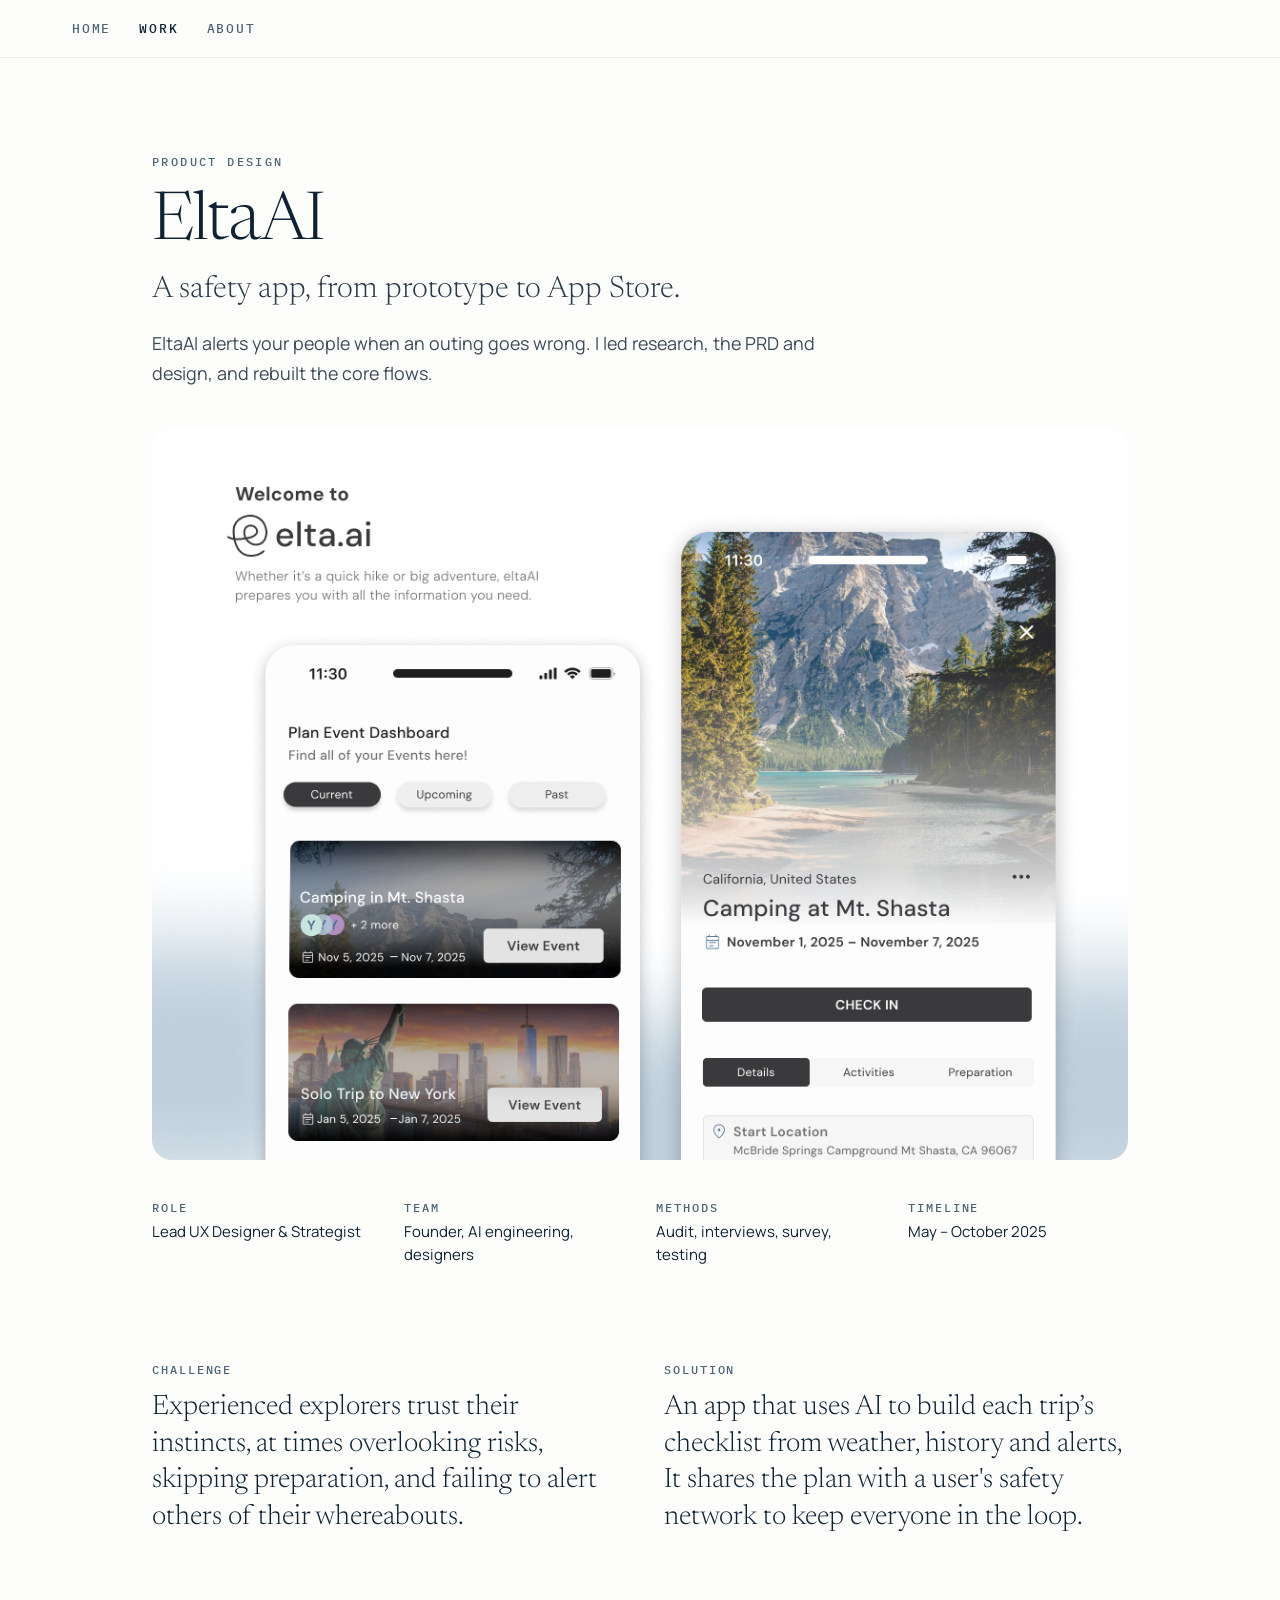
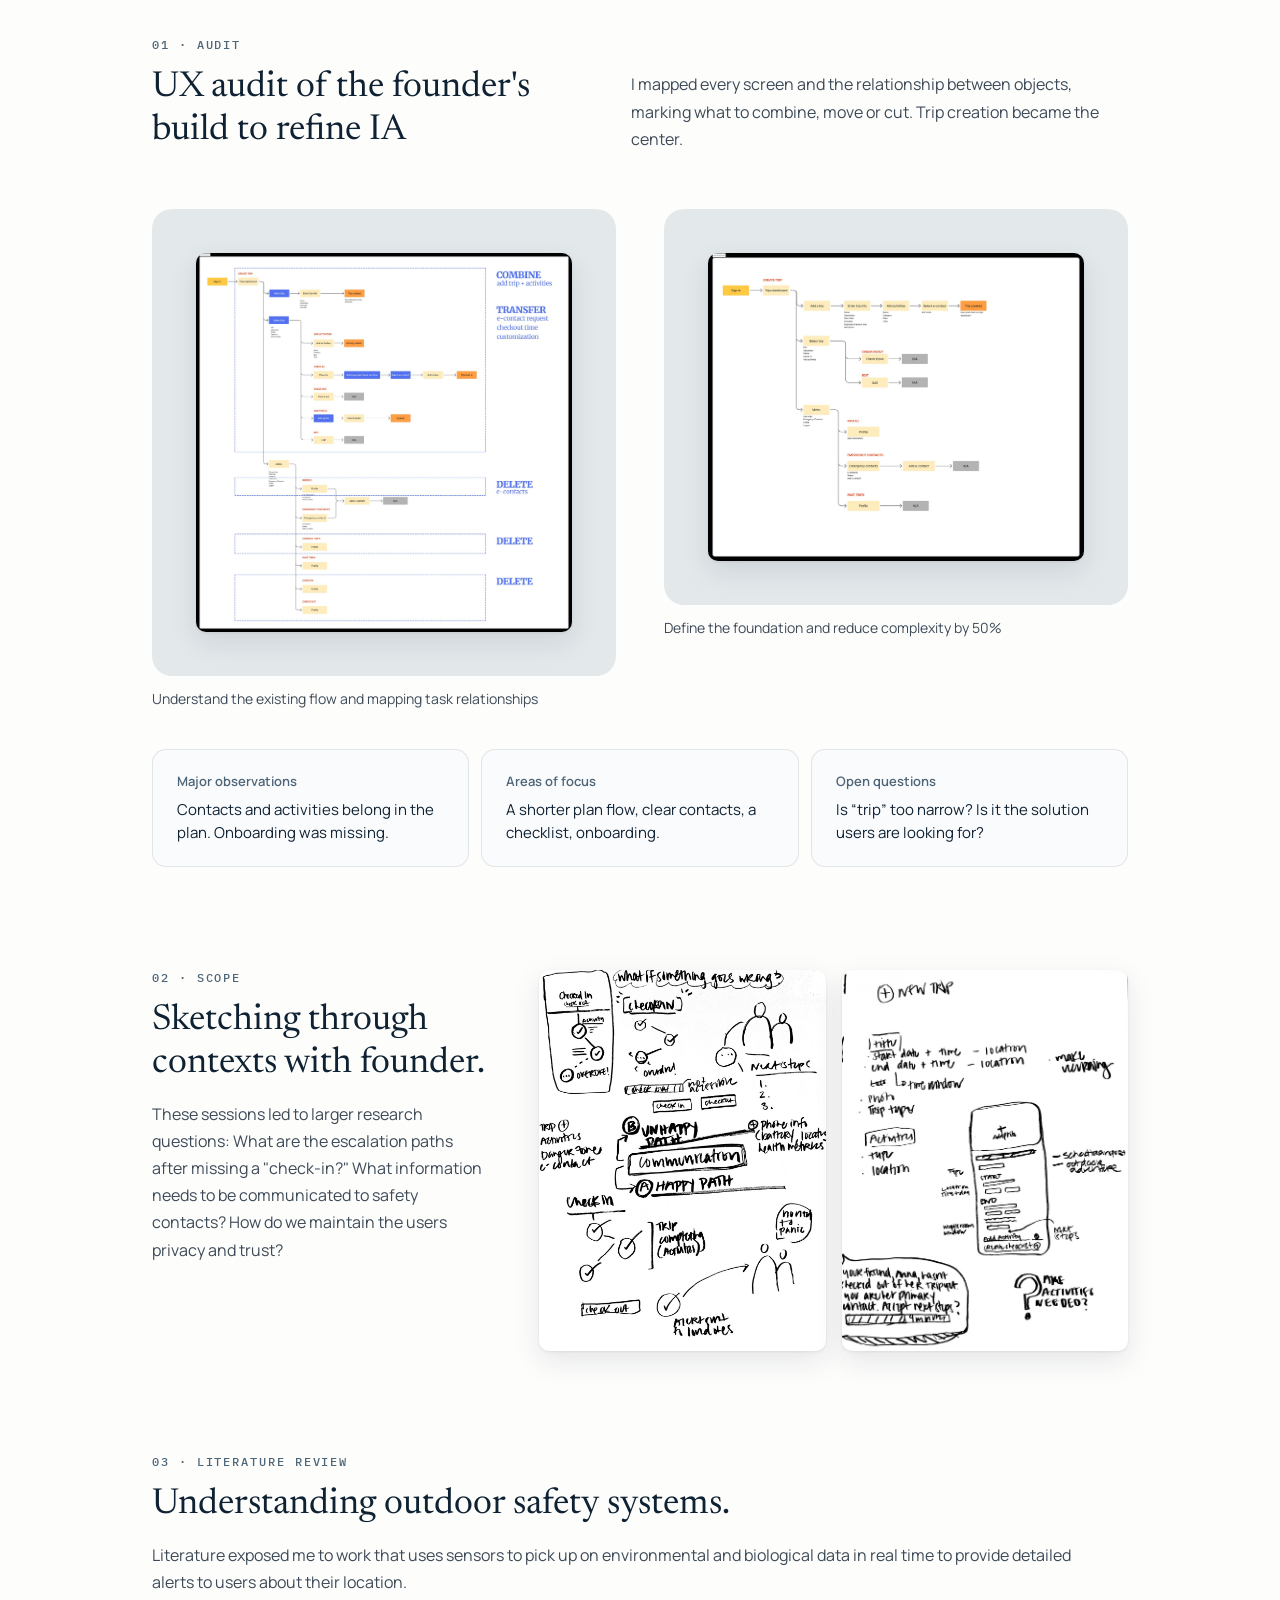
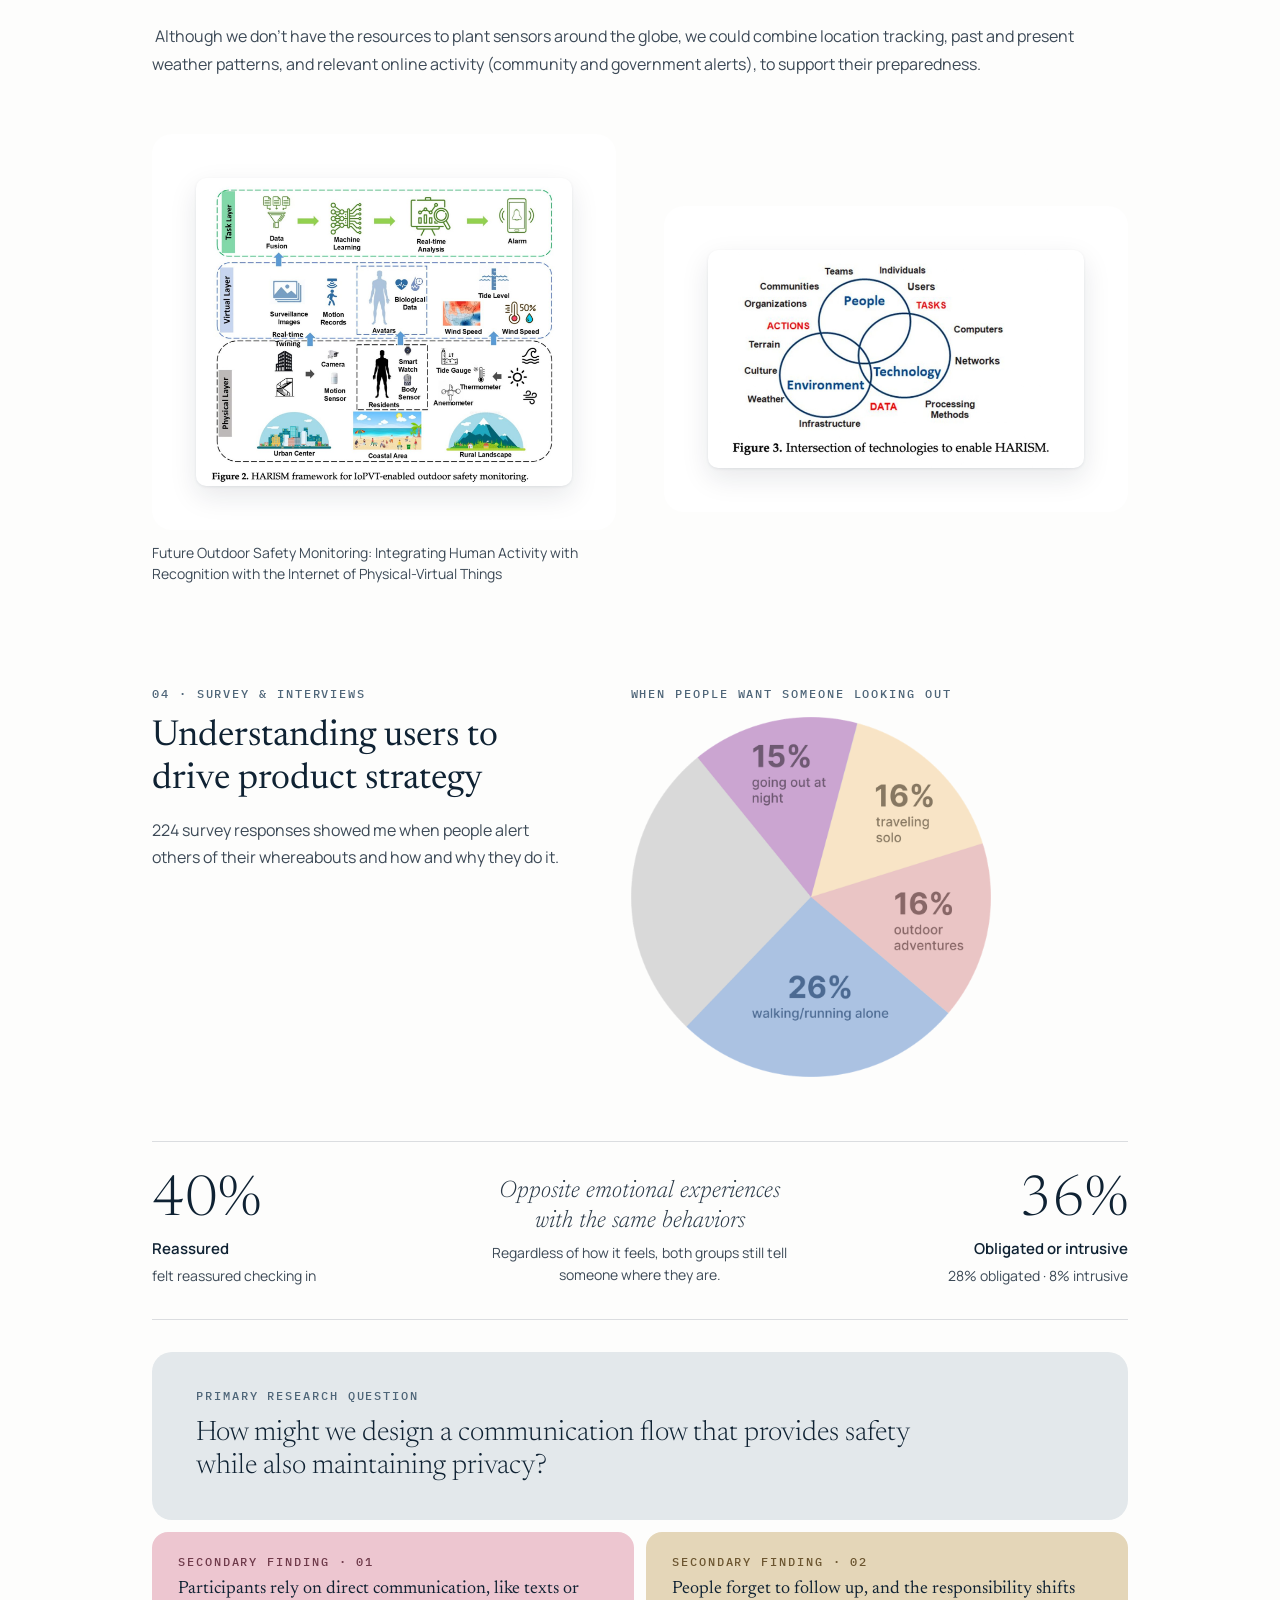
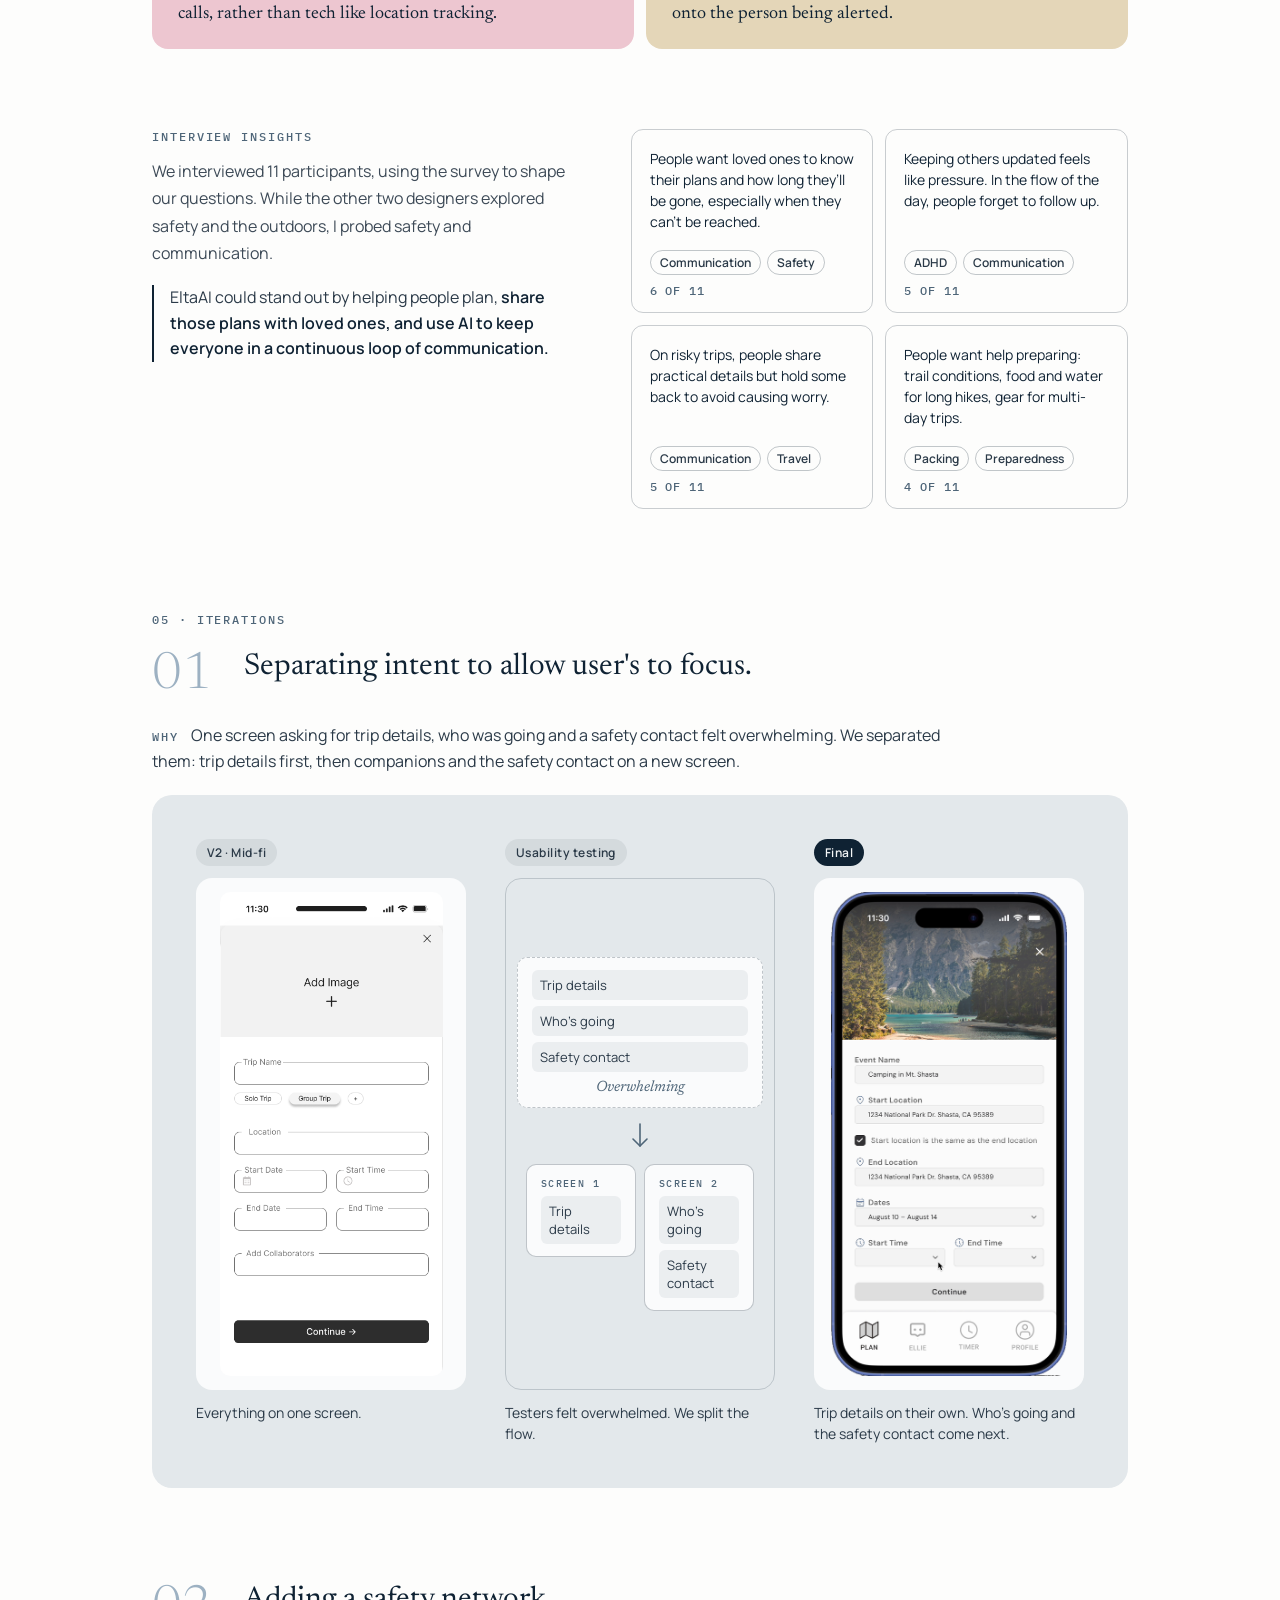
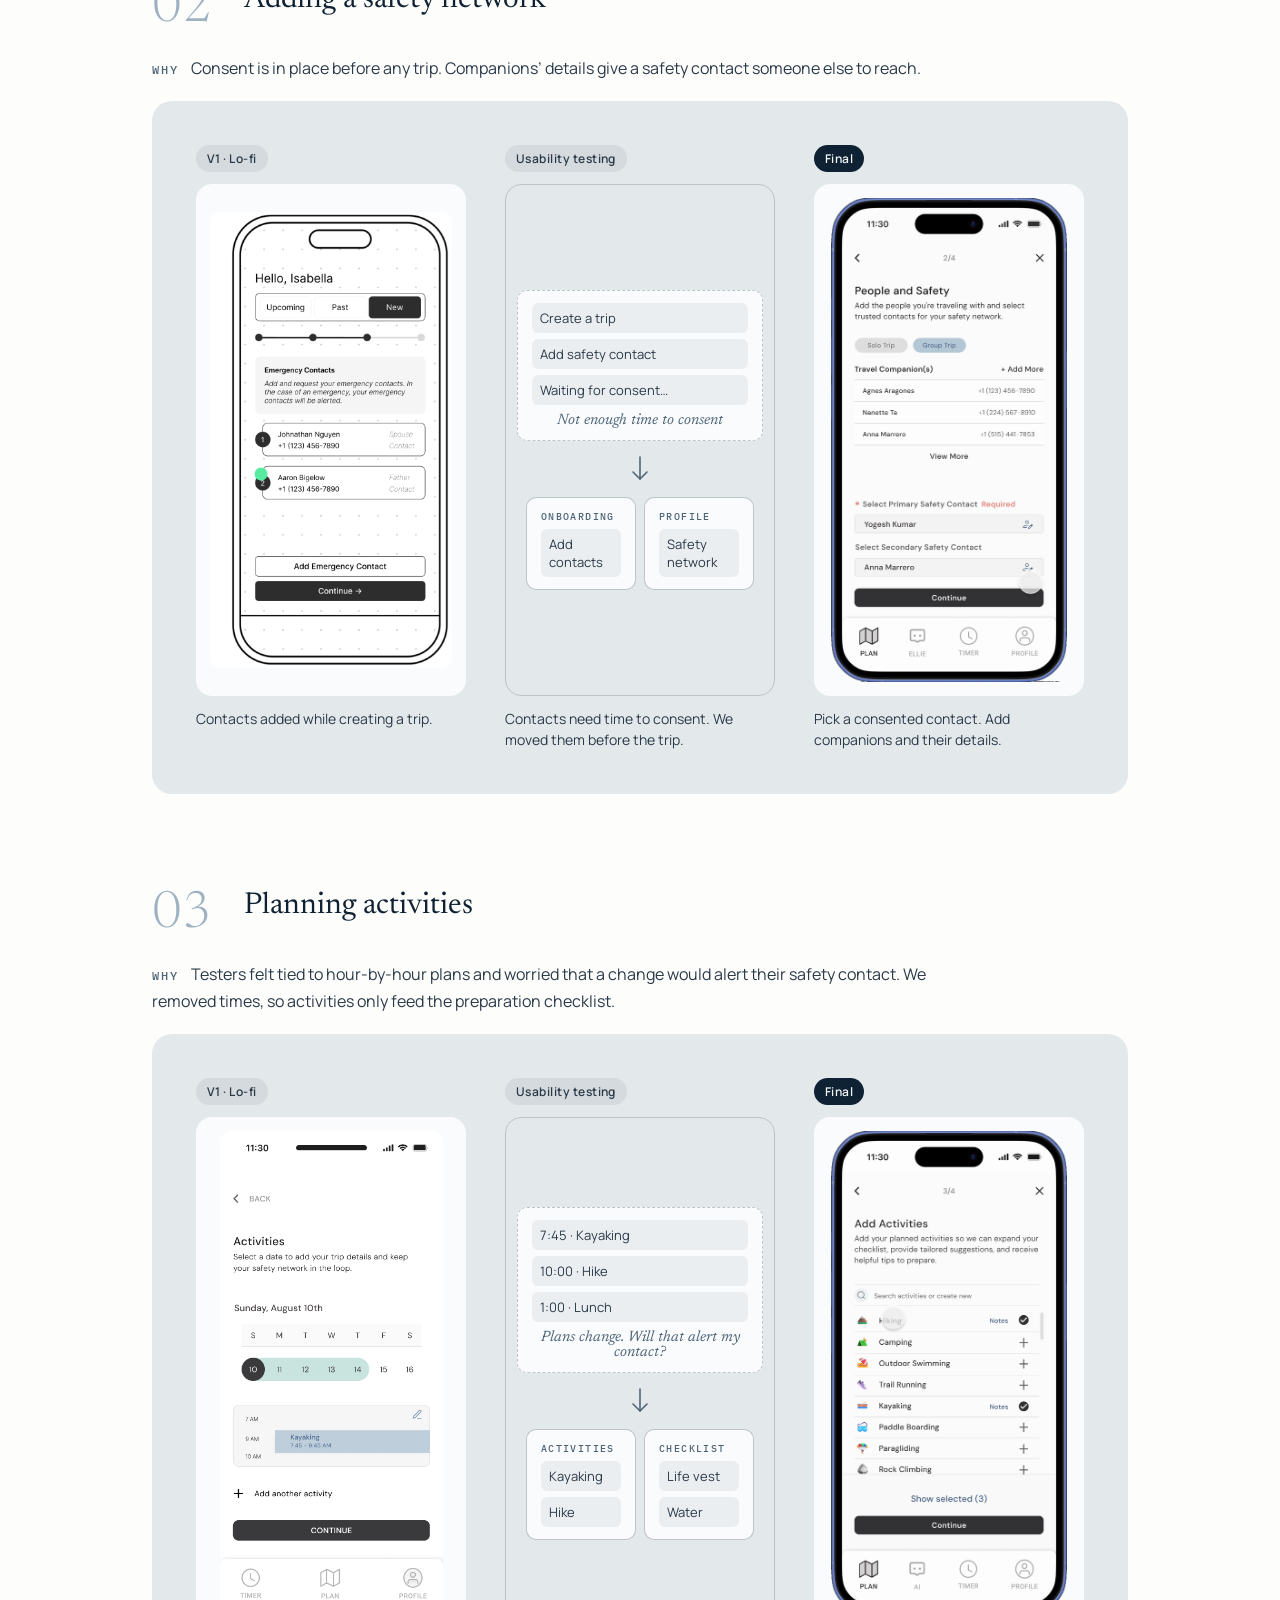
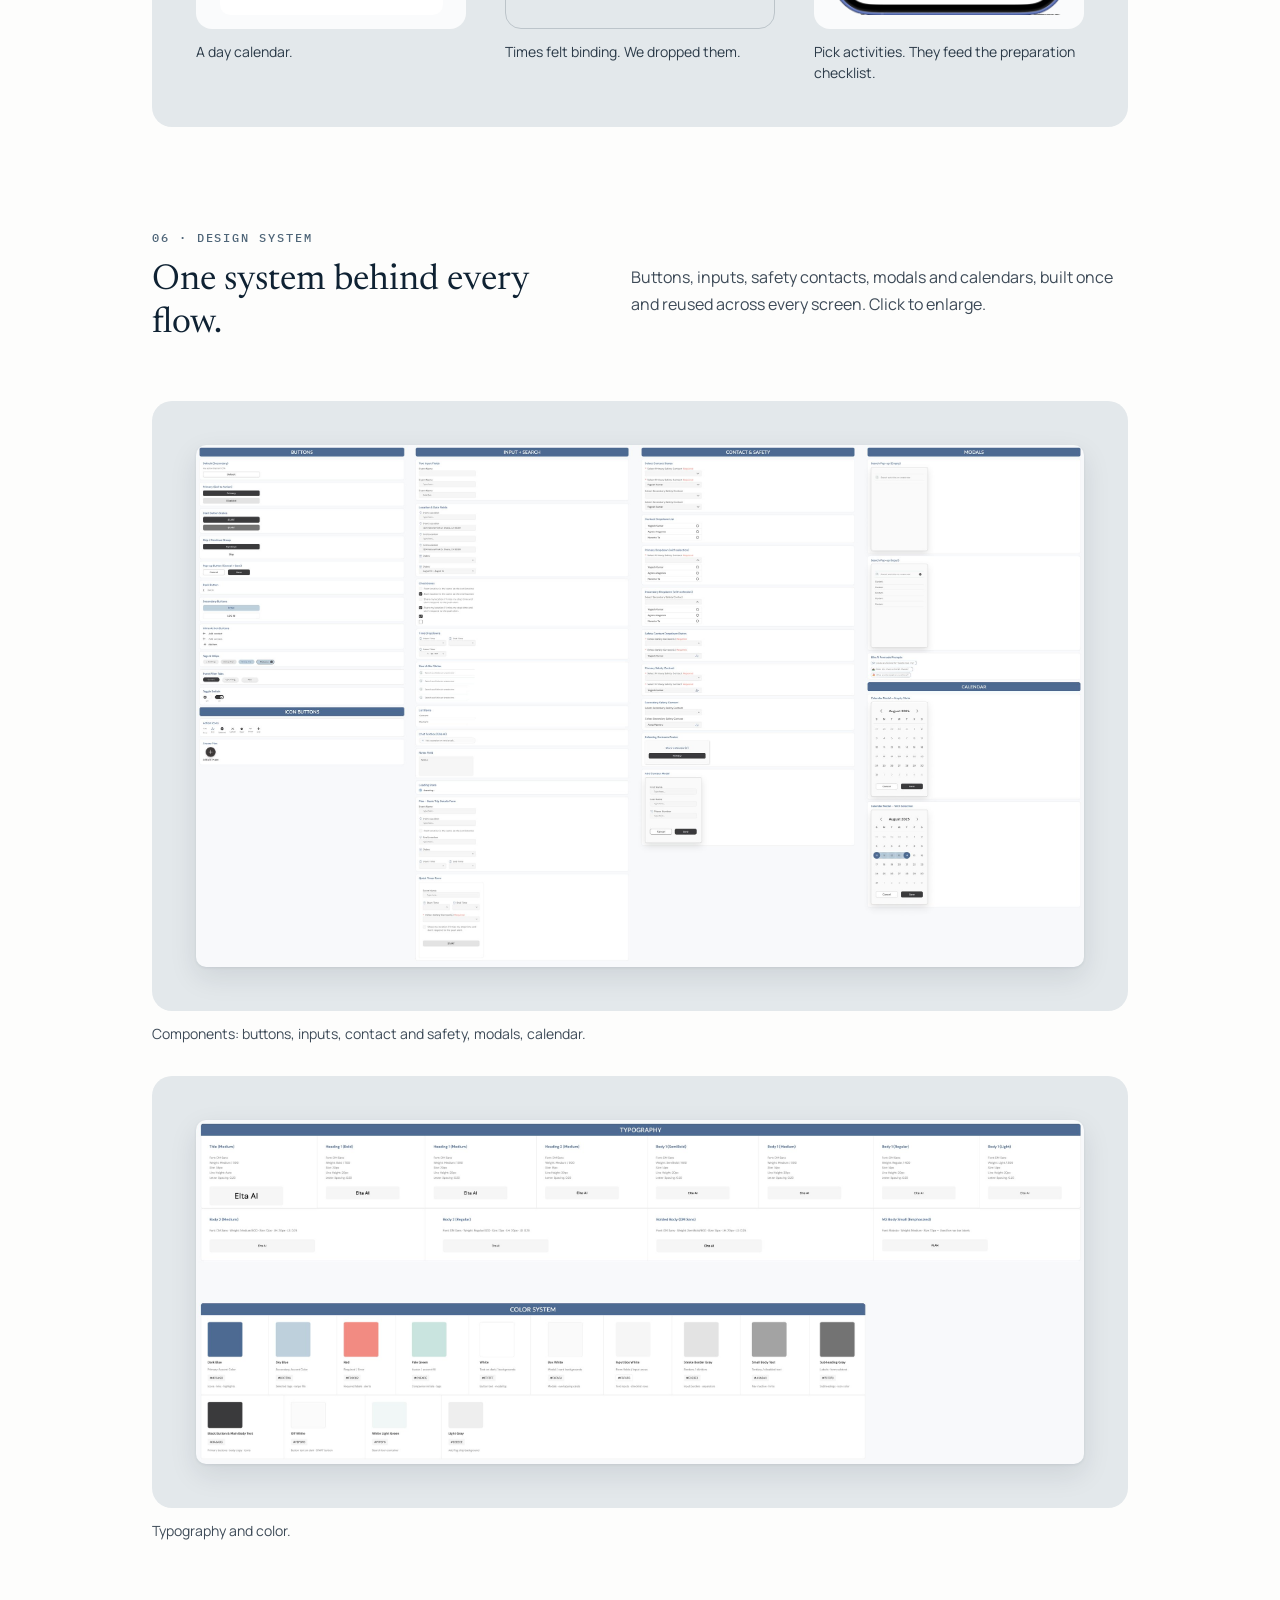
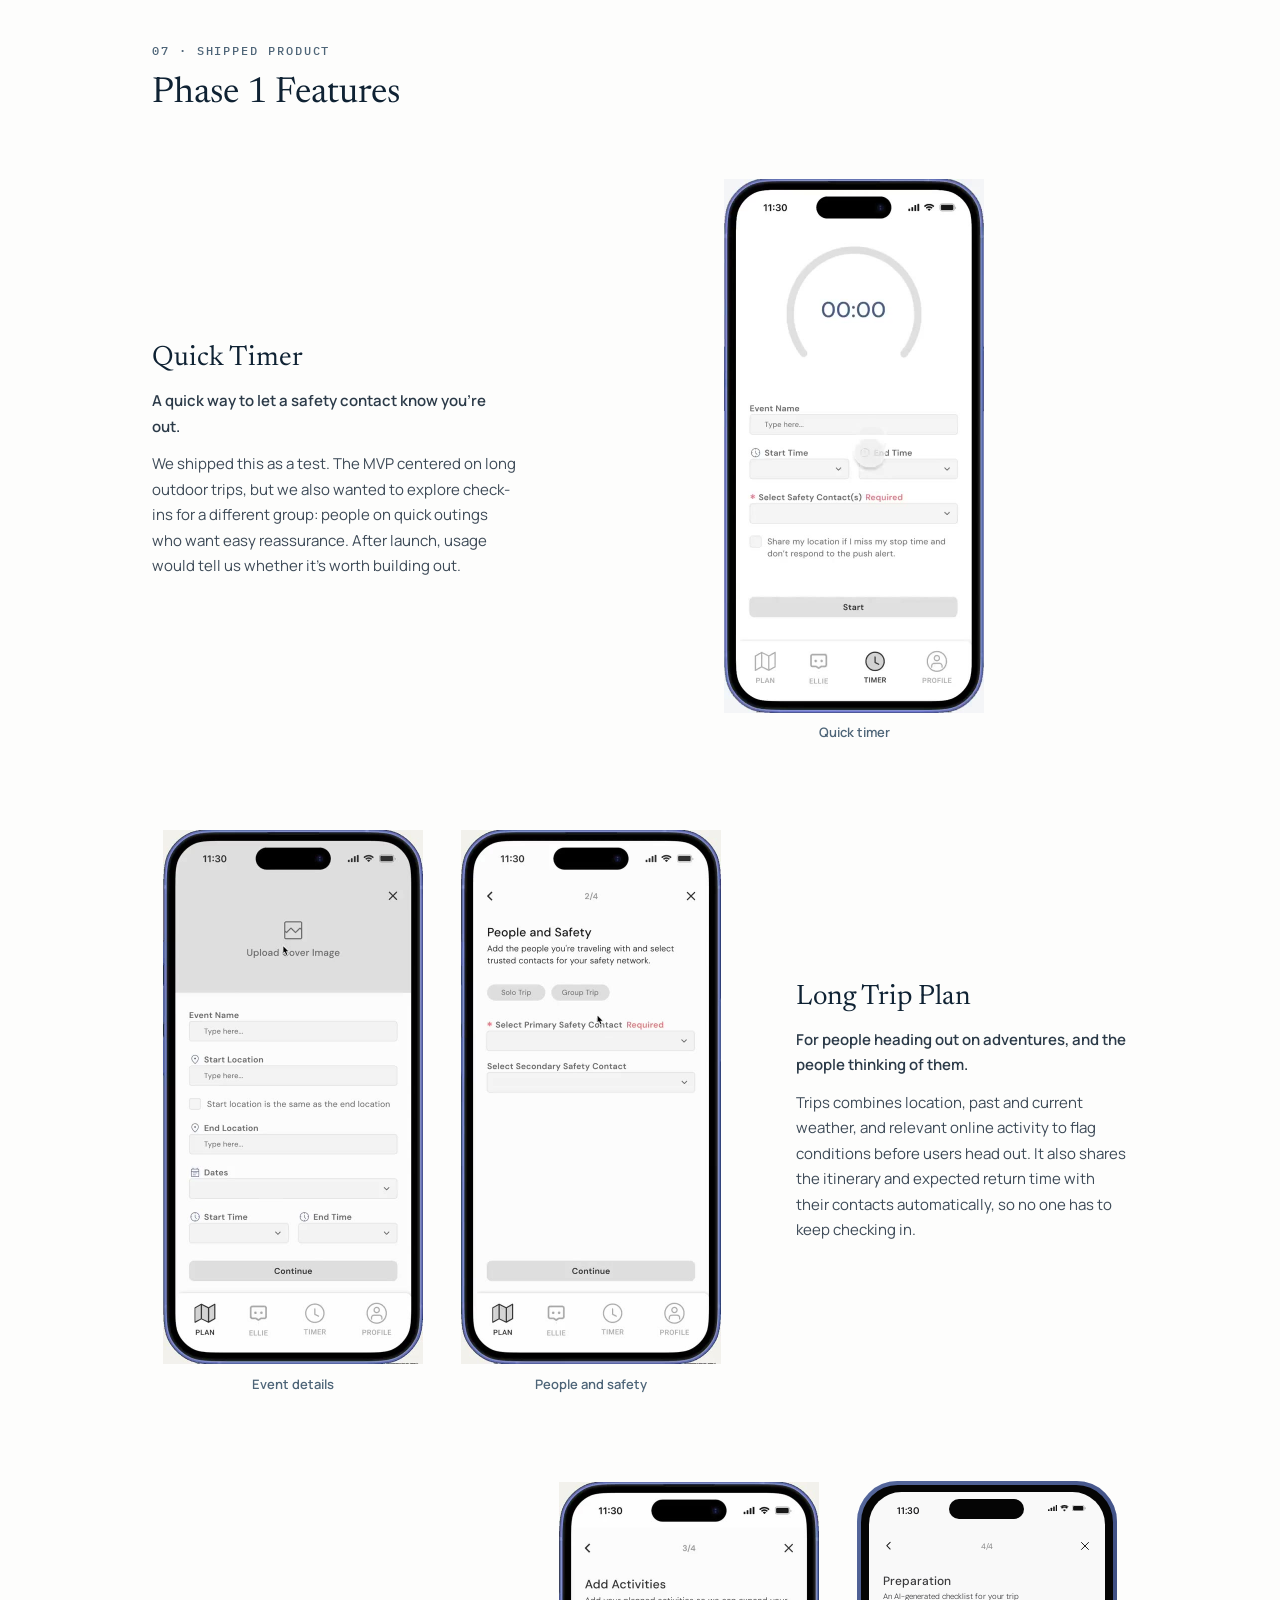
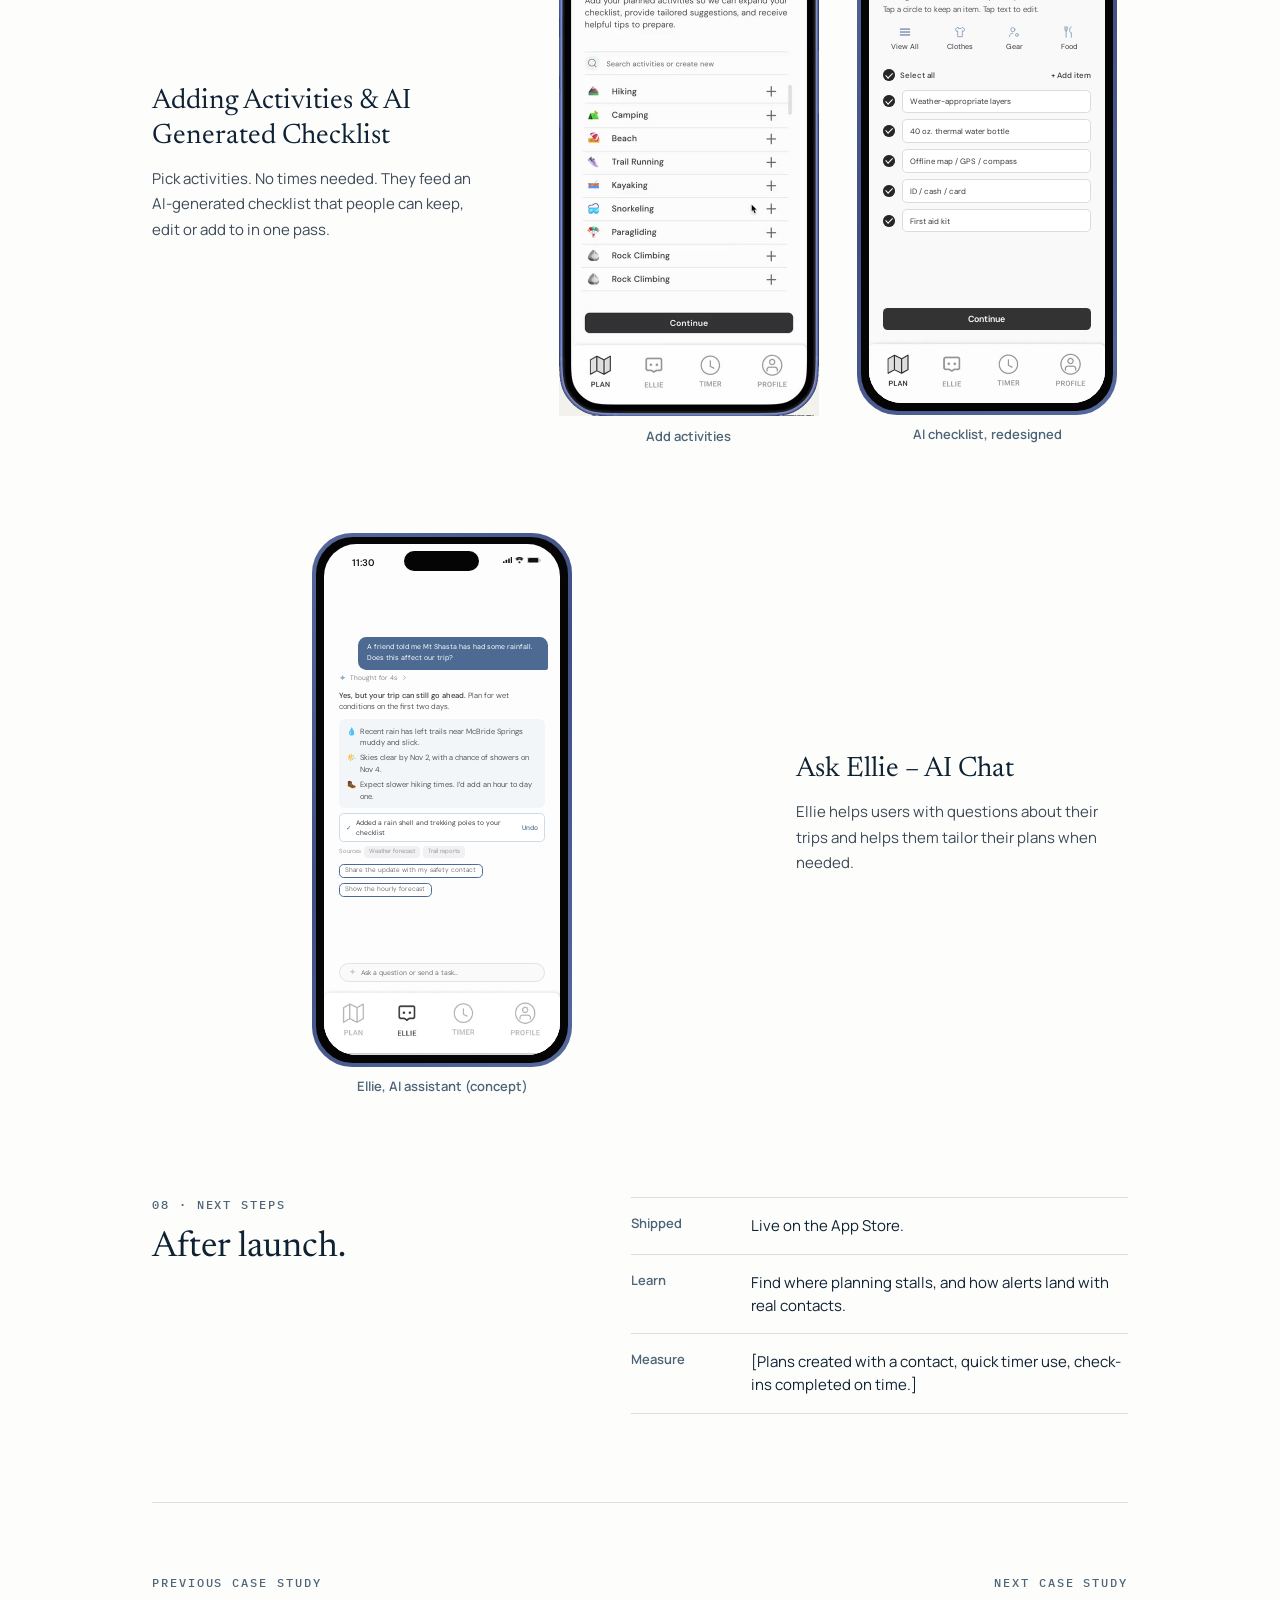
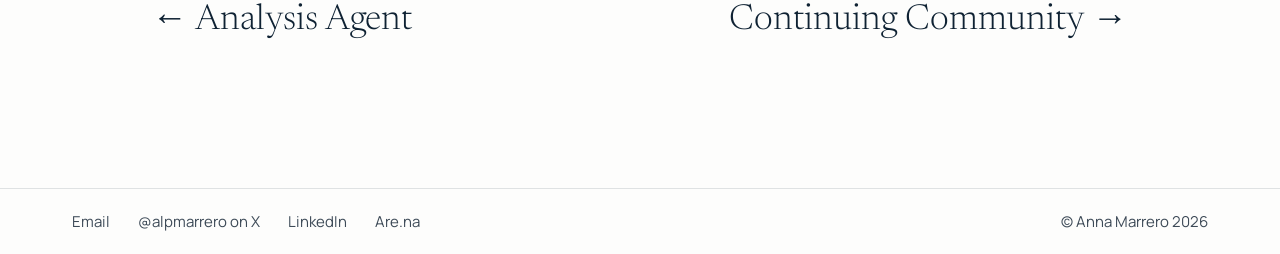
<file: eltaai.html>
<!doctype html>
<html lang="en">
<head>
<meta charset="utf-8">
<meta name="viewport" content="width=device-width, initial-scale=1">
<title>EltaAI — Anna Marrero</title>
<meta name="description" content="Case study: a safety app, from prototype to App Store.">
<meta property="og:title" content="EltaAI — Anna Marrero">
<meta property="og:description" content="Case study: a safety app, from prototype to App Store.">
<link rel="icon" href="/favicon.svg" type="image/svg+xml">
<link rel="preconnect" href="https://fonts.googleapis.com">
<link rel="preconnect" href="https://fonts.gstatic.com" crossorigin>
<link rel="stylesheet" href="https://fonts.googleapis.com/css2?family=Newsreader:opsz,wght@6..72,300;6..72,400&amp;family=DM+Sans:opsz,wght@9..40,300;9..40,400;9..40,500;9..40,600&amp;family=Manrope:wght@400;500;600&amp;family=IBM+Plex+Mono:wght@400;500&amp;display=swap">
<style>
body{margin:0;background:#FDFDFC}
a{color:#0F2233}a:hover{color:#1F3A52}
.cs-nav a{text-decoration:none}
.cs-nav a:hover{text-decoration:underline;text-underline-offset:6px}
.cs-nav a:focus-visible,.cs-link:focus-visible,.ft-links a:focus-visible{outline:2px solid #0F2233;outline-offset:4px}
/* Expandable images: an expand cursor on hover, click opens the viewer */
.cs-zoom{cursor:url("data:image/svg+xml,%3Csvg xmlns='http://www.w3.org/2000/svg' width='40' height='40'%3E%3Ccircle cx='20' cy='20' r='18' fill='%230F2233' fill-opacity='.9'/%3E%3Cpath d='M23 12h5v5M28 12l-6 6M17 28h-5v-5M12 28l6-6' stroke='white' stroke-width='2' fill='none' stroke-linecap='round' stroke-linejoin='round'/%3E%3C/svg%3E") 20 20, zoom-in;transition:transform .25s ease}
.cs-zoom:hover{transform:translateY(-2px)}
.cs-zoom:focus-visible{outline:2px solid #0F2233;outline-offset:4px}
.cs-lb-btn{min-width:44px;min-height:44px;padding:10px 16px;border-radius:999px;border:1px solid rgba(243,245,246,.4);background:transparent;color:#F3F5F6;font:600 14px 'Manrope',system-ui,sans-serif;cursor:pointer}
.cs-lb-btn:hover{background:rgba(243,245,246,.12)}
.cs-lb-btn:focus-visible{outline:2px solid #F3F5F6;outline-offset:3px}
@media (prefers-reduced-motion: reduce){.cs-zoom{transition:none}}
.cs-link{text-decoration:none}
.cs-link:hover{text-decoration:underline;text-underline-offset:5px}
.ft-links a{color:#3D4A57;text-decoration:none}
.ft-links a:hover{color:#0F2233;text-decoration:underline;text-underline-offset:5px}
/* Alternate layout: a centred 1040px column, two-column splits and image panels */
.cs-sec{padding:clamp(56px,8vw,104px) 0 0}
.cs-split>:only-child{grid-column:1/-1}
.cs-split{display:grid;grid-template-columns:minmax(0,5fr) minmax(0,6fr);gap:clamp(24px,5vw,72px);align-items:start}
.cs-three{display:grid;grid-template-columns:repeat(3,minmax(0,1fr));gap:12px}
.cs-donuts{display:grid;grid-template-columns:repeat(5,minmax(0,1fr));gap:clamp(8px,1.5vw,20px);align-items:center}
@media (max-width: 820px){.cs-three{grid-template-columns:1fr}.cs-donuts{grid-template-columns:repeat(3,minmax(0,1fr))}}
.cs-two{display:grid;grid-template-columns:repeat(2,minmax(0,1fr));gap:clamp(20px,4vw,48px)}
@media (max-width: 820px){.cs-split,.cs-two{grid-template-columns:minmax(0,1fr)}}
.cs-panel{padding:clamp(16px,3.5vw,44px);border-radius:20px;background:#E3E8EB}
.cs-cap{margin-top:12px;font-size:14px;line-height:1.5;color:#3D4A57}
.cs-k{font-size:12px;font-weight:600;letter-spacing:.16em;text-transform:uppercase;color:#4E6578}
.cs-h2{margin:0;font-family:'Newsreader',Georgia,serif;font-size:clamp(26px,2.8vw,36px);font-weight:400;line-height:1.2}
.cs-p{margin:0;font-size:16px;line-height:1.7;color:#3D4A57}
.cs-stat{display:flex;align-items:baseline;gap:20px;padding:18px 0;border-top:1px solid rgba(15,34,51,.14)}
.cs-num{margin:0;flex:0 0 220px;white-space:nowrap;font-family:'Newsreader',Georgia,serif;font-size:clamp(30px,3vw,40px);font-weight:300;line-height:1}
.cs-statlabel{margin:0;font-size:14px;line-height:1.5;color:#3D4A57}
.cs-chip{padding:6px 12px;border-radius:999px;border:1px solid rgba(15,34,51,.25);font-size:13px}
.cs-card{padding:22px 24px;border-radius:14px;background:#FAFBFC;border:1px solid rgba(15,34,51,.1)}
.cs-cardk{margin:0 0 8px;font-size:13px;font-weight:600;color:#4E6578}
.cs-cardp{margin:0;font-size:15px;line-height:1.55}
/* Process sections: the label sits above each section's content */
/* EltaAI: iteration rows (V1 / V2 / Final screens side by side) */
.el-it{display:flex;flex-direction:column;gap:20px}
.el-ithead{display:flex;gap:clamp(16px,3vw,32px);align-items:flex-start}
.el-itnum{margin:0;flex:0 0 auto;font-family:'Newsreader',Georgia,serif;font-size:clamp(36px,4vw,52px);font-weight:300;line-height:1;color:#9DB1C2}
.el-ittitle{margin:-2px 0 0;font-family:'Newsreader',Georgia,serif;font-size:clamp(24px,2.4vw,30px);font-weight:400;line-height:1.2}
.el-row{display:grid;grid-template-columns:repeat(3,minmax(0,1fr));gap:clamp(12px,3vw,40px);align-items:start}
.el-col{display:flex;flex-direction:column;gap:12px;min-width:0}
.el-tag{margin:0;align-self:flex-start;padding:5px 11px;border-radius:999px;background:rgba(15,34,51,.07);font-size:12px;font-weight:600;letter-spacing:.04em;color:#2B3A48}
.el-tag-final{background:#0F2233;color:#F3F5F6}
.el-screen{display:flex;align-items:center;justify-content:center;width:100%;height:clamp(320px,40vw,560px);padding:clamp(8px,1.2vw,14px);border:0;border-radius:16px;background:#FAFBFC;box-sizing:border-box}
.el-screen img{display:block;max-width:100%;max-height:100%;width:auto;height:auto;border-radius:10px}
.el-note{margin:0;font-size:14px;line-height:1.5;color:#2B3A48}
.el-test{flex-direction:column;gap:14px;background:transparent;border:1px solid rgba(15,34,51,.18)}
.el-tbox{display:flex;flex-direction:column;gap:6px;padding:12px 14px;border-radius:10px;border:1px solid rgba(15,34,51,.25);background:#FAFBFC;font-size:13px;color:#2B3A48;min-width:0}
.el-tbox b{font-family:'IBM Plex Mono','Courier New',monospace;font-size:10px;font-weight:500;letter-spacing:.14em;text-transform:uppercase;color:#4E6578}
.el-tbox span{padding:6px 8px;border-radius:6px;background:rgba(15,34,51,.06)}
.el-tbox-busy{width:min(220px,90%);border-style:dashed}
.el-tbox-busy em{font-family:'Newsreader',Georgia,serif;font-size:15px;color:#4E6578;text-align:center;margin-top:2px}
.el-tsplit{display:grid;grid-template-columns:1fr 1fr;gap:8px;width:min(260px,95%);align-items:start}
.el-why{margin:0;max-width:820px;font-size:16px;line-height:1.65;color:#2B3A48}
/* EltaAI: survey bars */
.el-ten{margin-top:clamp(40px,6vw,64px);padding:clamp(22px,3vw,32px) 0;border-top:1px solid rgba(15,34,51,.14);border-bottom:1px solid rgba(15,34,51,.14);display:grid;grid-template-columns:minmax(0,1fr) minmax(0,1.3fr) minmax(0,1fr);gap:clamp(20px,4vw,48px);align-items:center}
.el-tside p,.el-tmid p{margin:0}
.el-tnum{font-family:'Newsreader',Georgia,serif;font-size:clamp(40px,4.4vw,56px);font-weight:300;line-height:1;color:#0F2233}
.el-tlab{margin-top:8px !important;font-size:15px;font-weight:600;color:#0F2233}
.el-tsub{margin-top:6px !important;font-size:14px;line-height:1.55;color:#3D4A57}
.el-tright{text-align:right}
.el-tmid{text-align:center;padding:0}
.el-tmidh{font-family:'Newsreader',Georgia,serif;font-style:italic;font-size:clamp(19px,1.9vw,24px);font-weight:300;line-height:1.25;color:#2B3A48}
.el-hmw{margin-top:clamp(24px,3vw,32px);padding:clamp(22px,3vw,36px) clamp(22px,3.5vw,44px);border-radius:20px;background:#E3E8EB}
.el-hmwq{margin:0;max-width:760px;font-family:'Newsreader',Georgia,serif;font-size:clamp(22px,2.2vw,28px);font-weight:300;line-height:1.2;color:#0F2233}
@media (max-width: 820px){.el-ten{grid-template-columns:1fr;text-align:left}.el-tright,.el-tmid{text-align:left}.el-tmid{padding:0}}
.el-sec2{margin-top:12px;display:grid;grid-template-columns:repeat(2,minmax(0,1fr));gap:12px}
.el-find{padding:clamp(16px,2vw,22px) clamp(18px,2.2vw,26px);border-radius:16px}
.el-findq{margin:0;font-family:'Newsreader',Georgia,serif;font-size:clamp(16px,1.4vw,18px);font-weight:400;line-height:1.4;color:#0F2233}
@media (max-width: 820px){.el-sec2{grid-template-columns:1fr}}
.el-int{margin-top:clamp(48px,7vw,80px)}
.el-inth{margin:0;font-family:'Newsreader',Georgia,serif;font-size:clamp(22px,2.2vw,28px);font-weight:400;line-height:1.2;color:#0F2233}
.el-intk{margin:18px 0 0;padding-left:16px;border-left:2px solid #0F2233;font-size:16px;line-height:1.6;color:#2B3A48}
.el-intk strong{font-weight:600;color:#0F2233}
.el-sn{padding:18px 18px 14px;border-radius:12px;border:1px solid rgba(15,34,51,.22);background:transparent;display:flex;flex-direction:column;justify-content:space-between;gap:16px;min-height:150px}
.el-ntag{padding:3px 9px;border-radius:999px;border:1px solid rgba(15,34,51,.25);font-size:12px;font-weight:600;color:#2B3A48}
.el-ncount{font-family:'IBM Plex Mono','Courier New',monospace;font-size:12px;font-weight:500;letter-spacing:.08em;text-transform:uppercase;color:#4E6578}
.el-notes{list-style:none;margin:0;padding:0;display:grid;grid-template-columns:repeat(2,minmax(0,1fr));gap:12px}
.el-ntext{margin:0;font-size:14px;line-height:1.5;color:#0F2233}
.el-nfoot{display:flex;align-items:center;justify-content:space-between;gap:8px;flex-wrap:wrap}
.el-ntags{display:flex;gap:6px;flex-wrap:wrap}
@media (max-width: 560px){.el-notes{grid-template-columns:1fr}}
.el-bar{padding:10px 0}
.el-barlabel{margin:0 0 8px;display:flex;justify-content:space-between;gap:12px;font-size:14px;color:#2B3A48}
.el-barpct{font-family:'Newsreader',Georgia,serif;font-size:clamp(18px, calc(18px + 4 * (100vw - 390px) / 1050), 22px);line-height:1;color:#0F2233}
.el-track{height:8px;border-radius:999px;background:rgba(15,34,51,.08)}
.el-track span{display:block;height:100%;border-radius:999px;background:#9DB1C2}
/* EltaAI: final product screen recordings */
.el-vrow{display:grid;grid-template-columns:minmax(0,4fr) minmax(0,7fr);gap:clamp(24px,5vw,72px);align-items:center}
.el-vrow-wide{grid-template-columns:minmax(0,4.4fr) minmax(0,6.6fr)}
.el-flip{grid-template-columns:minmax(0,7fr) minmax(0,4fr)}
.el-flip .el-vtext{order:2}
.el-vtext{display:flex;flex-direction:column;gap:12px}
.el-vids{display:flex;justify-content:center;gap:clamp(16px,3vw,40px)}
.el-vid{margin:0;flex:0 1 260px;min-width:0;display:flex;flex-direction:column;align-items:center;gap:10px}
.el-vid video{display:block;width:100%;height:auto;aspect-ratio:520/1072}
.el-vidcap{font-size:13px;font-weight:600;color:#4E6578}
.el-sketches .cs-zoom img{aspect-ratio:3/4;object-fit:cover}
@media (max-width: 820px){.el-row{grid-template-columns:1fr}.el-screen{height:460px}.el-vrow,.el-flip{grid-template-columns:1fr}.el-flip .el-vtext{order:0}}
.cs-step{display:flex;flex-direction:column;gap:14px;padding:clamp(48px,7vw,88px) 0;border-top:1px solid rgba(15,34,51,.12)}
.cs-k,.aa-bandk,.bs-pairk,.bs-sidek{font-family:'IBM Plex Mono','Courier New',monospace;font-weight:500}
.el-idx{position:fixed;top:120px;left:max(16px,calc(50% - 520px - 196px));width:172px;z-index:50;font-family:'IBM Plex Mono','Courier New',monospace}
.el-idx ol{list-style:none;margin:0;padding:0 0 0 14px;border-left:1px solid rgba(15,34,51,.14);display:flex;flex-direction:column;gap:2px}
.el-idx a{position:relative;display:flex;gap:8px;padding:6px 0;font-size:10px;font-weight:500;letter-spacing:.12em;line-height:1.35;text-transform:uppercase;text-decoration:none;color:#7A8896;transition:color .2s ease}
.el-idx a:hover{color:#0F2233}
.el-idx a:focus-visible{outline:2px solid #0F2233;outline-offset:3px}
.el-idx a.on{color:#0F2233}
.el-idx a.on::before{content:"";position:absolute;left:-15px;top:4px;bottom:4px;width:2px;border-radius:2px;background:#0F2233}
.el-idxn{flex:0 0 auto;color:inherit;opacity:.7}
section[aria-labelledby^="s-"]{scroll-margin-top:96px}
@media (max-width: 1319px){.el-idx{display:none}}
@media (prefers-reduced-motion: reduce){.el-idx a{transition:none}}
.el-scope{display:grid;grid-template-columns:minmax(0,4fr) minmax(0,7fr);gap:clamp(24px,4vw,56px);align-items:start}
@media (max-width: 820px){.el-scope{grid-template-columns:1fr}}
/* Site header: logo placeholder and links in IBM Plex Mono; right side left open */
.hd-logo{display:inline-flex;align-items:center;justify-content:center;width:36px;height:36px;border-radius:10px;border:1px dashed rgba(15,34,51,.35);font-family:'IBM Plex Mono','Courier New',monospace;font-size:9px;font-weight:500;letter-spacing:.08em;text-transform:uppercase;color:#4E6578 !important;text-decoration:none !important}
.hd-links{display:flex;flex-wrap:wrap;gap:clamp(18px,2.4vw,28px);font-family:'IBM Plex Mono','Courier New',monospace;font-size:13px;font-weight:500;letter-spacing:.14em;text-transform:uppercase}
.hd-links a{color:#4E6578 !important;text-decoration:none !important;transition:color .2s ease}
.hd-links a:hover,.hd-links a[aria-current="page"]{color:#0F2233 !important}
.el-vph{width:100%;aspect-ratio:9/19.5;max-height:520px;border-radius:24px;border:1px dashed rgba(15,34,51,.35);background:rgba(255,255,255,.5);display:flex;align-items:center;justify-content:center;font-size:13px;color:#4E6578;box-sizing:border-box}
/* Checklist redesign prototype: a self-playing phone demo (16s loop). Base styles are the final state, so reduced motion shows the finished list. */
.ck-dev{position:relative;width:100%;aspect-ratio:520/1068;container-type:inline-size;border-radius:15.5%/7.6%;background:linear-gradient(135deg,#7C8FD6,#5A69B0 45%,#7C8FD6);box-shadow:inset 0 0 0 .4cqw rgba(15,34,51,.35)}
.ck-bez{position:absolute;inset:1.4cqw;border-radius:14.6%/7.1%;background:#050505}
.ck-scr{position:absolute;left:4.8cqw;top:4.2cqw;width:90.4cqw;height:196.5cqw;border-radius:12.5cqw;background:#F9F9F9;overflow:hidden;font-family:'DM Sans','Manrope',system-ui,sans-serif;color:#1F1F1F}
.ck-scr *{box-sizing:border-box}
.ck-a{position:absolute;margin:0}
.ck-time{left:10.5cqw;top:4.6cqw;font-size:3.7cqw;font-weight:600;color:#1C1C1E}
.ck-isl{left:30.5cqw;top:2.6cqw;width:29cqw;height:8cqw;border-radius:4cqw;background:#050505}
.ck-stat{right:7cqw;top:5cqw;display:flex;gap:1.2cqw;align-items:center}
.ck-stat i{display:block;background:#1F1F1F;border-radius:.5cqw}
.ck-nav{left:5.2cqw;right:5.2cqw;top:18.5cqw;display:flex;justify-content:space-between;align-items:center;font-size:3cqw;color:#858585}
.ck-title{left:5.2cqw;top:31cqw;font-size:4.6cqw;font-weight:500;color:#3A3A3C}
.ck-sub{left:5.2cqw;right:5.2cqw;font-size:3cqw;line-height:1.4;font-weight:300;color:#3A3A3C}
.ck-tabs{left:3cqw;right:3cqw;top:51cqw;display:grid;grid-template-columns:repeat(4,1fr);text-align:center;font-size:2.8cqw;color:#3A3A3C}
.ck-tabs svg{display:block;margin:0 auto 1.2cqw;width:5.4cqw;height:5.4cqw}
.ck-hd{left:5.2cqw;right:5.2cqw;top:67.5cqw;height:6cqw;display:flex;justify-content:space-between;align-items:center;font-size:3cqw;font-weight:500;color:#3A3A3C}
.ck-hd span{display:flex;align-items:center;gap:2cqw}
.ck-addi{color:#3A3A3C}
.ck-row{left:5.2cqw;right:5.2cqw;height:9cqw;display:flex;align-items:center;gap:2.6cqw}
.ck-c{position:relative;flex:0 0 4.6cqw;width:4.6cqw;height:4.6cqw;border-radius:50%;border:.4cqw solid #A8A8A8}
.ck-c b{position:absolute;inset:-.45cqw;border-radius:50%;background:#262626;display:flex;align-items:center;justify-content:center}
.ck-c b::after{content:"";width:1.3cqw;height:2.4cqw;border:solid #FFF;border-width:0 .55cqw .55cqw 0;transform:translateY(-.25cqw) rotate(45deg)}
.ck-t{position:relative;flex:1;height:100%;border-radius:1.8cqw;background:#FFF;border:.3cqw solid #DCDCDC;display:flex;align-items:center;padding:0 3cqw;font-size:3cqw;color:#3A3A3C;white-space:nowrap;overflow:hidden}
.ck-type{display:inline-block;overflow:hidden;white-space:nowrap;vertical-align:bottom}
.ck-btn{left:5.2cqw;right:5.2cqw;top:160cqw;height:8.6cqw;border-radius:1.8cqw;background:#333;color:#FFF;font-size:3.4cqw;font-weight:600;display:flex;align-items:center;justify-content:center}
.ck-bar{left:0;right:0;top:171.2cqw;height:25.4cqw;background:#FDFDFD url(/images/4586400328d74e1b305c1f476985da4e.png) center top/100% 100% no-repeat}
.ck-load{left:0;right:0;top:92cqw;display:flex;flex-direction:column;align-items:center;gap:4cqw;font-size:3.2cqw;font-weight:300;color:#3A3A3C;opacity:0}
.ck-spin{width:11cqw;height:11cqw}
.ck-toast{left:12cqw;right:12cqw;top:148cqw;height:8.5cqw;border-radius:4.25cqw;background:#333;color:#FFF;font-size:3cqw;font-weight:600;display:flex;align-items:center;justify-content:center;gap:2cqw;opacity:0}
.ck-tap{left:0;top:0;width:7cqw;height:7cqw;margin:-3.5cqw 0 0 -3.5cqw;border-radius:50%;background:rgba(255,255,255,.55);box-shadow:0 .6cqw 2cqw rgba(0,0,0,.25),inset 0 0 0 .3cqw rgba(0,0,0,.08);opacity:0;pointer-events:none}

/* timeline */
@media (prefers-reduced-motion: no-preference){
.ck-load{animation:ck-load 16s infinite}
.ck-spin{animation:ck-rot 1s linear infinite}
.ck-body{animation:ck-body 16s infinite}
.ck-c1 b{animation:ck-c1 16s infinite}
.ck-c2 b{animation:ck-c2 16s infinite}
.ck-ca b{animation:ck-ca 16s infinite}
.ck-r5{animation:ck-r5 16s infinite}
.ck-e1{animation:ck-e1 16s infinite}
.ck-e2{animation:ck-e2 16s infinite}
.ck-ed{animation:ck-ed 16s infinite}
.ck-ty2{animation:ck-ty2 16s infinite}
.ck-ty5{animation:ck-ty5 16s infinite}
.ck-btn{animation:ck-btn 16s infinite}
.ck-toast{animation:ck-toast 16s infinite}
.ck-tap{animation:ck-tap 16s infinite}
}
@keyframes ck-rot{to{transform:rotate(360deg)}}
@keyframes ck-load{0%,13%{opacity:1}15%,96%{opacity:0}99%,100%{opacity:1}}
@keyframes ck-body{0%,13.5%{opacity:0;transform:translateY(2cqw)}16.5%,93%{opacity:1;transform:none}96%,100%{opacity:0}}
@keyframes ck-c1{0%,20.8%{opacity:0;transform:scale(.4)}21.6%,95%{opacity:1;transform:scale(1)}97%,100%{opacity:0}}
@keyframes ck-c2{0%,38.8%{opacity:0;transform:scale(.4)}39.6%,95%{opacity:1;transform:scale(1)}97%,100%{opacity:0}}
@keyframes ck-ca{0%,57.8%{opacity:0;transform:scale(.4)}58.6%,95%{opacity:1;transform:scale(1)}97%,100%{opacity:0}}
@keyframes ck-r5{0%,45.5%{opacity:0;transform:translateY(-2cqw)}47%,95%{opacity:1;transform:none}97%,100%{opacity:0}}
@keyframes ck-e1{0%,30%{opacity:1}30.5%,100%{opacity:0}}
@keyframes ck-e2{0%,30%{opacity:0}30.5%,96%{opacity:1}97%,100%{opacity:0}}
@keyframes ck-ed{0%,25.8%{border-color:#DCDCDC;background:#FFF}26.3%,37%{border-color:#333;background:#FFF}37.6%,100%{border-color:#DCDCDC;background:#FFF}}
@keyframes ck-ty2{0%,30.5%{max-width:0}36%,100%{max-width:60cqw}}
@keyframes ck-ty5{0%,47%{max-width:0}51%,100%{max-width:60cqw}}
@keyframes ck-btn{0%,64.6%{background:#333;transform:none}65.2%,66.4%{background:#111;transform:scale(.97)}67%,100%{background:#333;transform:none}}
@keyframes ck-toast{0%,66.8%{opacity:0;transform:translateY(2cqw)}68%,88%{opacity:1;transform:none}90%,100%{opacity:0}}
@keyframes ck-tap{
0%,17%{opacity:0;left:50cqw;top:135cqw;transform:scale(1)}
18.5%{opacity:1;left:50cqw;top:135cqw}
20.4%{left:7.5cqw;top:80.5cqw;transform:scale(1)}
21%{transform:scale(.8)}21.8%{transform:scale(1)}
24.6%{left:35cqw;top:92cqw;transform:scale(1)}
25.6%{transform:scale(.8)}26.4%{transform:scale(1);left:35cqw;top:92cqw}
37.6%{left:7.5cqw;top:92cqw;transform:scale(1)}
38.6%{transform:scale(.8)}39.4%{transform:scale(1)}
44%{left:78cqw;top:70.5cqw;transform:scale(1)}
45%{transform:scale(.8)}45.8%{transform:scale(1)}
56%{left:10cqw;top:70.5cqw;transform:scale(1)}
57.2%{transform:scale(.8)}58%{transform:scale(1)}
64%{left:45cqw;top:164.3cqw;transform:scale(1);opacity:1}
65%{transform:scale(.8)}65.8%{transform:scale(1);opacity:1}
68%,100%{opacity:0;left:45cqw;top:164.3cqw}}
.ck-e1{position:absolute;left:3cqw;top:50%;transform:translateY(-50%);opacity:0}
/* Ellie AI chatbot prototype: a self-playing phone demo (20s loop) on the same frame as the checklist demo. Base styles are the final state. */
.eb-scr{background:#FDFDFD;color:#3A3A3C}
.eb-bar{left:0;right:0;top:171.1cqw;height:25.4cqw;background:#FFF url(/images/a384bfa5986214fe33ad5423ea833a26.png) center top/100% 100% no-repeat}
.eb-empty{position:absolute;inset:0;opacity:0}
.eb-spark{left:42.2cqw;top:52.5cqw;width:6cqw;height:6cqw}
.eb-h{left:0;right:0;top:62.5cqw;text-align:center;font-size:3.7cqw;font-weight:500;letter-spacing:.06em;color:#3A3A3C}
.eb-sub{left:12cqw;right:12cqw;top:68.6cqw;text-align:center;font-size:3cqw;line-height:1.45;font-weight:300;color:#3A3A3C}
.eb-in{left:5.5cqw;right:5.5cqw;top:92cqw;height:7.4cqw;border-radius:3.7cqw;border:.25cqw solid #E3E3E3;background:#FAFAFA;display:flex;align-items:center;gap:2cqw;padding:0 3.4cqw;font-size:2.6cqw;color:#737373;overflow:hidden}
.eb-in svg{flex:0 0 auto;width:2.8cqw;height:2.8cqw}
.eb-ph{white-space:nowrap}
.eb-typed{position:absolute;left:3.4cqw;right:8cqw;top:1.6cqw;font-size:2.55cqw;line-height:1.55;color:#3A3A3C;opacity:0}
.eb-typed span{display:block;overflow:hidden;white-space:nowrap}
.eb-send{position:absolute;right:1.6cqw;top:50%;width:5.6cqw;height:5.6cqw;margin-top:-2.8cqw;border-radius:50%;background:#4C6A92;display:flex;align-items:center;justify-content:center;opacity:0}
.eb-send svg{width:3cqw;height:3cqw}
.eb-chips{left:5.5cqw;top:104cqw;display:flex;flex-direction:column;align-items:flex-start;gap:2.9cqw}
.eb-chip{display:flex;align-items:center;gap:1.6cqw;height:5.4cqw;padding:0 2.2cqw;border:.25cqw solid #4C6A92;border-radius:1.8cqw;background:#FFF;font-size:2.55cqw;color:#5E5E62;white-space:nowrap}
.eb-chip i{font-style:normal;font-size:2.8cqw;line-height:1}
.eb-chat{position:absolute;inset:0}
.eb-bub{left:12.9cqw;right:4.4cqw;top:35.7cqw;padding:2.2cqw 3.4cqw;border-radius:3.2cqw 3.2cqw .8cqw 3.2cqw;background:#4C6A92;color:#FFF;font-size:2.7cqw;line-height:1.55}
.eb-think{left:5.5cqw;right:5.5cqw;top:49.5cqw;opacity:0}
.eb-tk{display:flex;align-items:center;gap:2.2cqw;font-size:2.9cqw;font-weight:500}
.eb-orb{width:4.4cqw;height:4.4cqw;border-radius:50%;background:radial-gradient(circle at 35% 35%,#E6EEF5,#8FB0CB 55%,#4C6A92);filter:blur(.15cqw)}
.eb-shim{background:linear-gradient(90deg,#3A3A3C 0%,#3A3A3C 35%,#B5C6D6 50%,#3A3A3C 65%,#3A3A3C 100%);background-size:200% 100%;-webkit-background-clip:text;background-clip:text;color:transparent}
.eb-steps{margin:2.6cqw 0 0 2.1cqw;padding-left:4.3cqw;border-left:.25cqw solid #E3E3E3;display:flex;flex-direction:column;gap:2.4cqw;font-size:2.6cqw;font-weight:300;color:#5E5E62}
.eb-st{display:flex;align-items:center;gap:1.8cqw;opacity:0}
.eb-ic{position:relative;flex:0 0 3cqw;width:3cqw;height:3cqw}
.eb-sp,.eb-ck{position:absolute;inset:0;border-radius:50%}
.eb-sp{border:.4cqw solid #D7E1EA;border-top-color:#4C6A92}
.eb-ck{background:#4C6A92;display:flex;align-items:center;justify-content:center;opacity:1}
.eb-ck::after{content:"";width:.8cqw;height:1.45cqw;border:solid #FFF;border-width:0 .4cqw .4cqw 0;transform:translateY(-.15cqw) rotate(45deg)}
.eb-done{left:5.5cqw;top:50cqw;display:flex;align-items:center;gap:1.6cqw;font-size:2.5cqw;font-weight:300;color:#737373}
.eb-done svg{width:2.8cqw;height:2.8cqw}
.eb-r{left:5.5cqw;right:5.5cqw;font-size:2.9cqw;line-height:1.5;font-weight:300;color:#3A3A3C}
.eb-r b{font-weight:500}
.eb-card{padding:2.4cqw 3cqw;border-radius:2.2cqw;background:#F3F6F9;display:flex;flex-direction:column;gap:1.6cqw}
.eb-card p{margin:0;display:flex;gap:1.8cqw}
.eb-card i{font-style:normal;flex:0 0 auto}
.eb-act{display:inline-flex;align-items:center;gap:1.6cqw;padding:1.4cqw 2.4cqw;border-radius:1.8cqw;border:.25cqw solid #CFDCE7;background:#FFF;font-size:2.55cqw;font-weight:400}
.eb-act em{font-style:normal;color:#4C6A92;font-weight:500;margin-left:1cqw}
.eb-src{display:flex;align-items:center;gap:1.4cqw;font-size:2.3cqw;color:#8A8A8E}
.eb-src span{padding:.6cqw 1.8cqw;border-radius:1.4cqw;background:#F1F1F3}
.eb-fu{display:flex;flex-direction:column;align-items:flex-start;gap:2cqw}
.eb-fu .eb-chip{font-size:2.5cqw}
.eb-caret{display:inline-block;width:.35cqw;height:2.9cqw;margin-left:.4cqw;vertical-align:-.4cqw;background:#3A3A3C;opacity:0}
.eb-in2{top:161cqw}

@media (prefers-reduced-motion: no-preference){
.eb-empty{animation:eb-empty 20s infinite}
.eb-chips{animation:eb-chips 20s infinite}
.eb-in1{animation:eb-in1 20s infinite}
.eb-ph1{animation:eb-ph1 20s infinite}
.eb-typed{animation:eb-typed 20s infinite}
.eb-ty1{animation:eb-ty1 20s infinite}
.eb-ty2{animation:eb-ty2 20s infinite}
.eb-send{animation:eb-send 20s infinite}
.eb-chat{animation:eb-chat 20s infinite}
.eb-bub{animation:eb-bub 20s infinite}
.eb-think{animation:eb-think 20s infinite}
.eb-orb{animation:eb-orb 1.2s ease-in-out infinite}
.eb-shim{animation:eb-shim 1.6s linear infinite}
.eb-st1{animation:eb-st1 20s infinite}.eb-st2{animation:eb-st2 20s infinite}.eb-st3{animation:eb-st3 20s infinite}
.eb-st1 .eb-ck{animation:eb-ck1 20s infinite}.eb-st2 .eb-ck{animation:eb-ck2 20s infinite}.eb-st3 .eb-ck{animation:eb-ck3 20s infinite}
.eb-sp{animation:ck-rot .8s linear infinite}
.eb-done{animation:eb-done 20s infinite}
.eb-r1{animation:eb-r1 20s infinite}.eb-r2{animation:eb-r2 20s infinite}.eb-r3{animation:eb-r3 20s infinite}.eb-r4{animation:eb-r4 20s infinite}.eb-r5{animation:eb-r5 20s infinite}
.eb-caret{animation:eb-caret 20s infinite}
.eb-tap{animation:eb-tap 20s infinite}
}
@keyframes eb-empty{0%,23%{opacity:1}25%,96%{opacity:0}99%,100%{opacity:1}}
@keyframes eb-chips{0%,8.5%{transform:none}10%,100%{transform:translateY(4.4cqw)}}
@keyframes eb-in1{0%,8.5%{height:7.4cqw}10%,100%{height:11.8cqw}}
@keyframes eb-ph1{0%,8.4%{opacity:1}8.6%,100%{opacity:0}}
@keyframes eb-typed{0%,8.6%{opacity:0}8.8%,100%{opacity:1}}
@keyframes eb-ty1{0%,9%{max-width:0}15.5%,100%{max-width:72cqw}}
@keyframes eb-ty2{0%,15.5%{max-width:0}19%,100%{max-width:72cqw}}
@keyframes eb-send{0%,10%{opacity:0;transform:scale(.6)}11%,100%{opacity:1;transform:none}}
@keyframes eb-chat{0%,23.5%{opacity:0}25%,96%{opacity:1}99%,100%{opacity:0}}
@keyframes eb-bub{0%,23.5%{opacity:0;transform:translateY(6cqw) scale(.96)}26.5%,100%{opacity:1;transform:none}}
@keyframes eb-think{0%,26.5%{opacity:0}27.5%,45.5%{opacity:1}47%,100%{opacity:0}}
@keyframes eb-orb{0%,100%{transform:scale(.85)}50%{transform:scale(1.1)}}
@keyframes eb-shim{from{background-position:100% 0}to{background-position:-100% 0}}
@keyframes eb-st1{0%,28%{opacity:0;transform:translateY(1cqw)}29%,100%{opacity:1;transform:none}}
@keyframes eb-st2{0%,33%{opacity:0;transform:translateY(1cqw)}34%,100%{opacity:1;transform:none}}
@keyframes eb-st3{0%,38%{opacity:0;transform:translateY(1cqw)}39%,100%{opacity:1;transform:none}}
@keyframes eb-ck1{0%,32.8%{opacity:0;transform:scale(.4)}33.6%,100%{opacity:1;transform:none}}
@keyframes eb-ck2{0%,37.8%{opacity:0;transform:scale(.4)}38.6%,100%{opacity:1;transform:none}}
@keyframes eb-ck3{0%,43.8%{opacity:0;transform:scale(.4)}44.6%,100%{opacity:1;transform:none}}
@keyframes eb-done{0%,46.5%{opacity:0}48%,100%{opacity:1}}
@keyframes eb-r1{0%,48%{opacity:0;transform:translateY(1.2cqw)}50%,100%{opacity:1;transform:none}}
@keyframes eb-r2{0%,52%{opacity:0;transform:translateY(1.2cqw)}54.5%,100%{opacity:1;transform:none}}
@keyframes eb-r3{0%,58%{opacity:0;transform:translateY(1.2cqw)}60%,100%{opacity:1;transform:none}}
@keyframes eb-r4{0%,62%{opacity:0;transform:translateY(1.2cqw)}64%,100%{opacity:1;transform:none}}
@keyframes eb-r5{0%,66%{opacity:0;transform:translateY(1.2cqw)}68%,100%{opacity:1;transform:none}}
@keyframes eb-caret{0%,48%{opacity:0}48.5%,50%,53%,56%,59%,62%,65%{opacity:1}51.5%,54.5%,57.5%,60.5%,63.5%{opacity:0}66.5%,100%{opacity:0}}
@keyframes eb-tap{
0%,4%{opacity:0;left:50cqw;top:120cqw;transform:scale(1)}
5%{opacity:1;left:50cqw;top:120cqw}
7.4%{left:40cqw;top:95.7cqw;transform:scale(1)}
8%{transform:scale(.8)}8.6%{transform:scale(1);opacity:1}
9.5%{opacity:0;left:40cqw;top:95.7cqw}
18.5%{opacity:0;left:80cqw;top:100cqw}
19.5%{opacity:1;left:80.5cqw;top:97.9cqw;transform:scale(1)}
21%{transform:scale(.8)}21.8%{transform:scale(1);opacity:1}
23%,100%{opacity:0;left:80.5cqw;top:97.9cqw}}
</style>
<style>[hidden]{display:none !important}</style>
<link rel="stylesheet" href="/css/responsive.css">
</head>
<body>
<!--
  Trusted Contact Program, written into the case study template. Two reading speeds:
  - Scanning: hero, the three "at a glance" cards, the final artifact, then each section's bold key point.
  - Reading: the short paragraph, artifact and decision callout under each key point.
  Keep each key point to one sentence and each paragraph to 2–4 sentences.
-->
<main style="min-height: 100vh; display: flex; flex-direction: column; background: #FDFDFC; color: #0F2233; font-family: 'Manrope', system-ui, sans-serif">
  <!-- Section index: sticky tab menu on the left, follows the section eyebrows; hidden on narrower screens -->
  <nav class="el-idx" aria-label="Sections in this case study">
    <ol>
      <li><a href="#s-audit" data-sec="s-audit" aria-current="false">Audit</a></li><li><a href="#s-scope" data-sec="s-scope" aria-current="false">Scope</a></li><li><a href="#s-frame" data-sec="s-frame" aria-current="false">Literature review</a></li><li><a href="#s-users" data-sec="s-users" aria-current="false">Survey & interviews</a></li><li><a href="#s-iterate" data-sec="s-iterate" aria-current="false">Iterations</a></li><li><a href="#s-system" data-sec="s-system" aria-current="false">Design system</a></li><li><a href="#s-final" data-sec="s-final" aria-current="false">Shipped product</a></li><li><a href="#s-next" data-sec="s-next" aria-current="false">Next steps</a></li>
    </ol>
  </nav>
  <!-- Sticky top menu: stays in view while the page scrolls -->
  <div class="site-nav" style="position: sticky; top: 0; z-index: 100; width: 100%; background: rgba(253,253,252,.9); -webkit-backdrop-filter: blur(10px); backdrop-filter: blur(10px); border-bottom: 1px solid rgba(15,34,51,.08)">
    <div style="max-width: 1200px; margin: 0 auto; padding: 0 clamp(16px, 4vw, 32px); box-sizing: border-box">
      <header class="cs-nav" style="display: flex; flex-wrap: wrap; align-items: center; justify-content: space-between; gap: 12px 16px; padding: clamp(14px, 2vw, 20px) 0">
          <div style="display: flex; align-items: center; gap: clamp(20px, 3vw, 36px)">
            <nav class="hd-links" aria-label="Main"><a href="/">Home</a><a href="/work" aria-current="page">Work</a><a href="/about">About</a></nav>
          </div>
          <!-- Right side: intentionally left open -->
          <div aria-hidden="true"></div>
        </header>
    </div>
  </div>

  <div style="width: 100%; max-width: 1040px; margin: 0 auto; padding: 0 clamp(16px, 4vw, 32px); box-sizing: border-box">

    <!-- 1. Hero -->
    <section aria-labelledby="cs-title" style="padding: clamp(48px, 8vw, 96px) 0 clamp(28px, 4vw, 40px); display: flex; flex-direction: column; gap: 20px">
      <p style="font-family: 'IBM Plex Mono', 'Courier New', monospace; margin: 0; font-size: 12px; font-weight: 500; letter-spacing: 0.2em; text-transform: uppercase; color: #4E6578">Product Design</p>
      <h1 id="cs-title" style="margin: 0; max-width: 900px; font-family: 'Newsreader', Georgia, serif; font-size: clamp(38px, 5.2vw, 68px); font-weight: 300; line-height: 1.05; letter-spacing: -0.02em">EltaAI</h1>
      <p class="cs-subtitle" style="margin: -8px 0 0; max-width: 820px; font-family: 'Newsreader', Georgia, serif; font-size: clamp(22px, 2.4vw, 32px); font-weight: 300; line-height: 1.25; color: #2B3A48">A safety app, from prototype to App Store.</p>
      <p style="margin: 0; max-width: 680px; font-size: clamp(16px, 1.4vw, 18px); line-height: 1.65; color: #3D4A57">EltaAI alerts your people when an outing goes wrong. I led research, the PRD and design, and rebuilt the core flows.</p>
    </section>

    <figure style="margin: 0">
      <div class="cs-panel" style="padding: 0; overflow: hidden">
        <button class="cs-zoom" type="button" aria-label="Expand image: EltaAI app screens" style="display: block; width: 100%; padding: 0; border: 0; background: none; border-radius: 10px"><img src="/images/18eb203146d410fd3e992100a190c357.png" alt="EltaAI welcome screen beside the Plan Event Dashboard and the Camping at Mt. Shasta trip page" style="display: block; width: 100%; height: auto; border-radius: 10px; background: #FFFFFF; box-shadow: none; border-radius: 0"></button>
      </div>
    </figure>

    <dl style="margin: clamp(28px, 4vw, 40px) 0 0; display: grid; grid-template-columns: repeat(auto-fit, minmax(160px, 1fr)); gap: 16px 32px">
      <div><dt class="cs-k">Role</dt><dd style="margin: 6px 0 0; font-size: 15px; line-height: 1.5">Lead UX Designer &amp; Strategist</dd></div>
      <div><dt class="cs-k">Team</dt><dd style="margin: 6px 0 0; font-size: 15px; line-height: 1.5">Founder, AI engineering, designers</dd></div>
      <div><dt class="cs-k">Methods</dt><dd style="margin: 6px 0 0; font-size: 15px; line-height: 1.5">Audit, interviews, survey, testing</dd></div>
      <div><dt class="cs-k">Timeline</dt><dd style="margin: 6px 0 0; font-size: 15px; line-height: 1.5">May – October 2025</dd></div>
    </dl>

    <!-- 2. At a glance -->
    <section aria-label="At a glance" style="padding-top: clamp(56px, 8vw, 96px)">
      <div class="cs-two">
        <div>
          <p class="cs-k" style="margin: 0 0 12px">Challenge</p>
          <p style="margin: 0; font-family: 'Newsreader', Georgia, serif; font-size: clamp(22px, 2.2vw, 28px); font-weight: 300; line-height: 1.3">Experienced explorers trust their instincts, at times overlooking risks, skipping preparation, and failing to alert others of their whereabouts.</p>
        </div>
        <div>
          <p class="cs-k" style="margin: 0 0 12px">Solution</p>
          <p style="margin: 0; font-family: 'Newsreader', Georgia, serif; font-size: clamp(22px, 2.2vw, 28px); font-weight: 300; line-height: 1.3">An app that uses AI to build each trip’s checklist from weather, history and alerts, It shares the plan with a user's safety network to keep everyone in the loop.</p>
        </div>
      </div>
    </section>

    <!-- 3. Audit -->
    <section class="cs-sec" aria-labelledby="s-audit">
      <div class="cs-split">
        <div>
          <p class="cs-k" style="margin: 0 0 14px">01 · Audit</p>
          <h2 id="s-audit" class="cs-h2">UX audit of the founder's build to refine IA</h2>
        </div>
        <p class="cs-p" style="padding-top: 34px">I mapped every screen and the relationship between objects, marking what to combine, move or cut. Trip creation became the center.</p>
      </div>
      <div class="cs-two" style="margin-top: clamp(36px, 5vw, 56px); align-items: start">
        <figure style="margin: 0">
          <div class="cs-panel">
            <button class="cs-zoom" type="button" aria-label="Expand image: existing flow with audit notes" style="display: block; width: 100%; padding: 0; border: 0; background: none; border-radius: 10px"><img src="/images/ff2e49297201abfb8c2406e22d602415.jpg" alt="Existing app flow annotated with combine, transfer and delete callouts" style="display: block; width: 100%; height: auto; border-radius: 10px; background: #FFFFFF; box-shadow: 0 1px 3px rgba(15,34,51,.08), 0 10px 28px rgba(15,34,51,.10)"></button>
          </div>
          <figcaption class="cs-cap">Understand the existing flow and mapping task relationships</figcaption>
        </figure>
        <figure style="margin: 0">
          <div class="cs-panel">
            <button class="cs-zoom" type="button" aria-label="Expand image: streamlined flow" style="display: block; width: 100%; padding: 0; border: 0; background: none; border-radius: 10px"><img src="/images/f75a24295d114ad1a2abc3aae7ac8bdf.jpg" alt="Streamlined user flow from sign in to trips dashboard, create trip, check in, profile and emergency contacts" style="display: block; width: 100%; height: auto; border-radius: 10px; background: #FFFFFF; box-shadow: 0 1px 3px rgba(15,34,51,.08), 0 10px 28px rgba(15,34,51,.10)"></button>
          </div>
          <figcaption class="cs-cap">Define the foundation and reduce complexity by 50%</figcaption>
        </figure>
      </div>
      <div class="cs-three" style="margin-top: clamp(28px, 4vw, 40px)">
        <div class="cs-card"><p class="cs-cardk">Major observations</p><p class="cs-cardp">Contacts and activities belong in the plan. Onboarding was missing.</p></div>
        <div class="cs-card"><p class="cs-cardk">Areas of focus</p><p class="cs-cardp">A shorter plan flow, clear contacts, a checklist, onboarding.</p></div>
        <div class="cs-card"><p class="cs-cardk">Open questions</p><p class="cs-cardp">Is “trip” too narrow? Is it the solution users are looking for?</p></div>
      </div>
    </section>

    <!-- 4. Brainstorm -->
    <section class="cs-sec" aria-labelledby="s-scope">
      <!-- Text on the left, the two sketches side by side on the right -->
      <div class="el-scope">
        <div>
          <p class="cs-k" style="margin: 0 0 14px">02 · Scope</p>
          <h2 id="s-scope" class="cs-h2">Sketching through contexts with founder.</h2>
          <p class="cs-p" style="margin-top: 16px">These sessions led to larger research questions: What are the escalation paths after missing a "check-in?" What information needs to be communicated to safety contacts? How do we maintain the users privacy and trust?</p>
        </div>
        <div class="cs-two el-sketches" style="gap: 16px">
          <button class="cs-zoom" type="button" aria-label="Expand image: scenario sketch 2" style="display: block; width: 100%; padding: 0; border: 0; background: none; border-radius: 10px"><img src="/images/5b16132c126c9d9ec50bfb341d677302.jpg" alt="Sketch: what happens when something goes wrong, from check-in to escalation" style="display: block; width: 100%; height: auto; border-radius: 10px; background: #FFFFFF; box-shadow: 0 1px 3px rgba(15,34,51,.08), 0 10px 28px rgba(15,34,51,.10)"></button>
          <button class="cs-zoom" type="button" aria-label="Expand image: scenario sketch 3" style="display: block; width: 100%; padding: 0; border: 0; background: none; border-radius: 10px"><img src="/images/9d1079f894082465e6f32f76cb771d4c.jpg" alt="Sketch: a new trip flow with dates, location, activities and a checklist" style="display: block; width: 100%; height: auto; border-radius: 10px; background: #FFFFFF; box-shadow: 0 1px 3px rgba(15,34,51,.08), 0 10px 28px rgba(15,34,51,.10)"></button>
        </div>
      </div>
    </section>

    <!-- 5. Framing -->
    <section class="cs-sec" aria-labelledby="s-frame">
      <div class="cs-split">
        <div>
          <p class="cs-k" style="margin: 0 0 14px">03 · LITERATURE REVIEW</p>
          <h2 id="s-frame" class="cs-h2" style="width: min(590px, 100%)">Understanding outdoor safety systems.</h2>
        </div>
        
      </div>
      <p class="cs-p" style="padding-top: 16px; width: min(959px, 100%)">Literature exposed me to work that uses sensors to pick up on environmental and biological data in real time to provide detailed alerts to users about their location.<br><br>&nbsp;Although we don't have the resources to plant sensors around the globe, we could combine location tracking, past and present weather patterns, and relevant online activity (community and government alerts), to support their preparedness.&nbsp;</p><div class="cs-two" style="margin-top: clamp(36px, 5vw, 56px); align-items: center">
        <figure style="margin: 0">
          <div class="cs-panel" style="background: #FFFFFF">
            <button class="cs-zoom" type="button" aria-label="Expand image: outdoor safety framework" style="display: block; width: 100%; padding: 0; border: 0; background: none; border-radius: 10px"><img src="/images/ca58a8a03c775410235c08d98c30bf98.jpg" alt="Framework diagram with task, virtual and physical layers for outdoor safety monitoring" style="display: block; width: 100%; height: auto; border-radius: 10px; background: #FFFFFF; box-shadow: 0 1px 3px rgba(15,34,51,.08), 0 10px 28px rgba(15,34,51,.10)"></button>
          </div>
          <figcaption class="cs-cap" style="width: min(934px, 100%)">Future Outdoor Safety Monitoring: Integrating Human Activity with Recognition with the Internet of Physical-Virtual Things</figcaption>
        </figure>
        <figure style="margin: 0">
          <div class="cs-panel" style="background: #FFFFFF">
            <button class="cs-zoom" type="button" aria-label="Expand image: people, environment and technology" style="display: block; width: 100%; padding: 0; border: 0; background: none; border-radius: 10px"><img src="/images/b18b71dbf9dae5887b236e96c659bbd2.jpg" alt="Venn diagram of people, environment and technology with tasks, actions and data at the intersections" style="display: block; width: 100%; height: auto; border-radius: 10px; background: #FFFFFF; box-shadow: 0 1px 3px rgba(15,34,51,.08), 0 10px 28px rgba(15,34,51,.10)"></button>
          </div>
          
        </figure>
      </div>
    </section>


    <!-- 7. Users: survey context and the pie, then the key finding as a tension, then the interview question -->
    <section class="cs-sec" aria-labelledby="s-users">
      <div class="cs-split">
        <div>
          <p class="cs-k" style="margin: 0 0 14px">04 · SURVEY &amp; INTERVIEWS</p>
          <h2 id="s-users" class="cs-h2">Understanding users to drive product strategy</h2>
          <p class="cs-p" style="margin-top: 16px; width: min(421px, 100%)">224 survey responses showed me when people alert others of their whereabouts and how and why they do it.</p>
        </div>
        <div>
          <p class="cs-k" style="margin: 0 0 16px">When people want someone looking out</p>
          <img src="/images/02e724b15ed63c2d61c7969f181a41cf.png" alt="Pie chart: walking or running alone 26%, traveling solo 16%, outdoor adventures 16%, going out at night 15%" style="display: block; width: 100%; max-width: 360px; height: auto; margin: 0">
        </div>
      </div>

      <!-- Key finding: two opposite feelings, one shared behavior -->
      <div class="el-ten" role="group" aria-label="How checking in feels">
        <div class="el-tside">
          <p class="el-tnum">40%</p>
          <p class="el-tlab">Reassured</p>
          <p class="el-tsub">felt reassured checking in</p>
        </div>
        <div class="el-tmid">
          <p class="el-tmidh">Opposite emotional experiences<br>with the same behaviors</p>
          <p class="el-tsub">Regardless of how it feels, both groups still tell someone where they are.</p>
        </div>
        <div class="el-tside el-tright">
          <p class="el-tnum">36%</p>
          <p class="el-tlab">Obligated or intrusive</p>
          <p class="el-tsub">28% obligated · 8% intrusive</p>
        </div>
      </div>

      <!-- The question the finding led to -->
      <div class="el-hmw">
        <p class="cs-k" style="margin: 0 0 14px">PRIMARY RESEARCH QUESTION</p>
        <p class="el-hmwq">How might we design a communication flow that provides safety while also maintaining privacy?</p>
      </div>

      <!-- Secondary findings from interviews -->
      <div class="el-sec2">
        <div class="el-find" style="background: #EDC6D0">
          <p class="cs-k" style="margin: 0 0 8px; font-size: 12px; color: #6E3A4A">Secondary finding · 01</p>
          <p class="el-findq">Participants rely on direct communication, like texts or calls, rather than tech like location tracking.</p>
        </div>
        <div class="el-find" style="background: #E4D6B8">
          <p class="cs-k" style="margin: 0 0 8px; font-size: 12px; color: #6B5530">Secondary finding · 02</p>
          <p class="el-findq">People forget to follow up, and the responsibility shifts onto the person being alerted.</p>
        </div>
      </div>

      <!-- Interview insights: what the 11 interviews added, and the direction it set -->
      <div class="cs-split el-int">
        <div>
          <p class="cs-k" style="margin: 0 0 14px">Interview insights</p>
          
          <p class="cs-p" style="margin-top: 14px">We interviewed 11 participants, using the survey to shape our questions. While the other two designers explored safety and the outdoors, I probed safety and communication.</p>
          <p class="el-intk">EltaAI could stand out by helping people plan, <strong>share those plans with loved ones, and use AI to keep everyone in a continuous loop of communication.</strong></p>
        </div>
        <ul class="el-notes" aria-label="Interview themes">
          <li class="el-sn">
            <p class="el-ntext">People want loved ones to know their plans and how long they’ll be gone, especially when they can’t be reached.</p>
            <div class="el-nfoot"><span class="el-ntags"><span class="el-ntag">Communication</span><span class="el-ntag">Safety</span></span><span class="el-ncount">6 of 11</span></div>
          </li>
          <li class="el-sn">
            <p class="el-ntext">Keeping others updated feels like pressure. In the flow of the day, people forget to follow up.</p>
            <div class="el-nfoot"><span class="el-ntags"><span class="el-ntag">ADHD</span><span class="el-ntag">Communication</span></span><span class="el-ncount">5 of 11</span></div>
          </li>
          <li class="el-sn">
            <p class="el-ntext">On risky trips, people share practical details but hold some back to avoid causing worry.</p>
            <div class="el-nfoot"><span class="el-ntags"><span class="el-ntag">Communication</span><span class="el-ntag">Travel</span></span><span class="el-ncount">5 of 11</span></div>
          </li>
          <li class="el-sn">
            <p class="el-ntext">People want help preparing: trail conditions, food and water for long hikes, gear for multi-day trips.</p>
            <div class="el-nfoot"><span class="el-ntags"><span class="el-ntag">Packing</span><span class="el-ntag">Preparedness</span></span><span class="el-ncount">4 of 11</span></div>
          </li>
        </ul>
      </div>
    </section>

    <!-- 8. Iterations: the core of the case study -->
    <section class="cs-sec" aria-labelledby="s-iterate">
      <p class="cs-k" style="margin: 0">05 · ITERATIONS</p>
      <div style="display: flex; flex-direction: column; gap: clamp(56px, 8vw, 96px); margin-top: clamp(16px, 2vw, 24px)">

      <article class="el-it" aria-labelledby="it-01">
        <div class="el-ithead">
          <p class="el-itnum">01</p>
          <div>
            <h3 id="it-01" class="el-ittitle">Separating intent to allow user's to focus.</h3>
            
          </div>
        </div>
        <p class="el-why"><span class="cs-k" style="margin-right: 12px">Why</span>One screen asking for trip details, who was going and a safety contact felt overwhelming. We separated them: trip details first, then companions and the safety contact on a new screen.</p><div class="cs-panel el-row">
            <div class="el-col">
              <p class="el-tag">V2 · Mid-fi</p>
              <button class="cs-zoom el-screen" type="button" aria-label="Expand screen: Creating a plan, V2 · Mid-fi"><img src="/images/309fc31f2e6b69ae28f8f735f91dded3.png" alt="Low-fidelity create a trip form: add image, trip name, solo or group trip, location, start and end dates and times, collaborators"></button>
              <p class="el-note">Everything on one screen.</p>
            </div>
            <div class="el-col">
              <p class="el-tag">Usability testing</p>
              <div class="el-screen el-test" role="img" aria-label="Diagram: trip details, who's going and the safety contact on one screen overwhelmed testers, so the flow was split into two screens">
                <div class="el-tbox el-tbox-busy">
                  <span>Trip details</span><span>Who’s going</span><span>Safety contact</span>
                  <em>Overwhelming</em>
                </div>
                <svg aria-hidden="true" width="22" height="28" viewBox="0 0 22 28" fill="none" stroke="#4E6578" stroke-width="1.6" stroke-linecap="round" stroke-linejoin="round"><path d="M11 2v22"></path><path d="M4 17l7 7 7-7"></path></svg>
                <div class="el-tsplit">
                  <div class="el-tbox"><b>Screen 1</b><span>Trip details</span></div>
                  <div class="el-tbox"><b>Screen 2</b><span>Who’s going</span><span>Safety contact</span></div>
                </div>
              </div>
              <p class="el-note">Testers felt overwhelmed. We split the flow.</p>
            </div>
            <div class="el-col">
              <p class="el-tag el-tag-final">Final</p>
              <button class="cs-zoom el-screen" type="button" aria-label="Expand screen: Creating a plan, final"><img src="/images/c93f933780136485232ec146a8bcb641.png" alt="Final event details screen for Camping in Mt. Shasta: start location, a same-as-end-location checkbox, end location, dates, start and end time"></button>
              <p class="el-note">Trip details on their own. Who’s going and the safety contact come next.</p>
            </div>
        </div>
        
      </article>
      <article class="el-it" aria-labelledby="it-02">
        <div class="el-ithead">
          <p class="el-itnum">02</p>
          <div>
            <h3 id="it-02" class="el-ittitle">Adding a safety network</h3>
          </div>
        </div>
        <p class="el-why"><span class="cs-k" style="margin-right: 12px">Why</span>Consent is in place before any trip. Companions’ details give a safety contact someone else to reach.</p>
        <div class="cs-panel el-row">
            <div class="el-col">
              <p class="el-tag">V1 · Lo-fi</p>
              <button class="cs-zoom el-screen" type="button" aria-label="Expand screen: Adding a safety network, V1 · Lo-fi"><img src="/images/44ba3819dc3d58d6f8775d3dd59326e7.png" alt="Mid-fidelity emergency contacts step inside trip creation, listing two contacts with phone numbers and an Add Emergency Contact button"></button>
              <p class="el-note">Contacts added while creating a trip.</p>
            </div>
            <div class="el-col">
              <p class="el-tag">Usability testing</p>
              <div class="el-screen el-test" role="img" aria-label="Diagram: adding a safety contact while creating a trip left no time for the contact to consent, so adding contacts moved to onboarding and the profile">
                <div class="el-tbox el-tbox-busy">
                  <span>Create a trip</span><span>Add safety contact</span><span>Waiting for consent…</span>
                  <em>Not enough time to consent</em>
                </div>
                <svg aria-hidden="true" width="22" height="28" viewBox="0 0 22 28" fill="none" stroke="#4E6578" stroke-width="1.6" stroke-linecap="round" stroke-linejoin="round"><path d="M11 2v22"></path><path d="M4 17l7 7 7-7"></path></svg>
                <div class="el-tsplit">
                  <div class="el-tbox"><b>Onboarding</b><span>Add contacts</span></div>
                  <div class="el-tbox"><b>Profile</b><span>Safety network</span></div>
                </div>
              </div>
              <p class="el-note">Contacts need time to consent. We moved them before the trip.</p>
            </div>
            <div class="el-col">
              <p class="el-tag el-tag-final">Final</p>
              <button class="cs-zoom el-screen" type="button" aria-label="Expand screen: Adding a safety network, final"><img src="/images/607df453632b2c60a6fa44641e3f4c3f.png" alt="Final People and Safety step 2 of 4: solo or group trip, travel companions, and required primary plus optional secondary safety contact"></button>
              <p class="el-note">Pick a consented contact. Add companions and their details.</p>
            </div>
        </div>
      </article>
      <article class="el-it" aria-labelledby="it-03">
        <div class="el-ithead">
          <p class="el-itnum">03</p>
          <div>
            <h3 id="it-03" class="el-ittitle">Planning activities</h3>
          </div>
        </div>
        <p class="el-why"><span class="cs-k" style="margin-right: 12px">Why</span>Testers felt tied to hour-by-hour plans and worried that a change would alert their safety contact. We removed times, so activities only feed the preparation checklist.</p>
        <div class="cs-panel el-row">
            <div class="el-col">
              <p class="el-tag">V1 · Lo-fi</p>
              <button class="cs-zoom el-screen" type="button" aria-label="Expand screen: Planning activities, V1 · Lo-fi"><img src="/images/e7921f5865061a49ef12a2758485831b.png" alt="Low-fidelity Activities screen with a week date picker and a day calendar showing kayaking from 7:45 to 9:45 AM"></button>
              <p class="el-note">A day calendar.</p>
            </div>
            <div class="el-col">
              <p class="el-tag">Usability testing</p>
              <div class="el-screen el-test" role="img" aria-label="Diagram: an hour-by-hour plan made testers worry that a change would alert their safety contact, so times were removed and activities now feed a preparation checklist">
                <div class="el-tbox el-tbox-busy">
                  <span>7:45 · Kayaking</span><span>10:00 · Hike</span><span>1:00 · Lunch</span>
                  <em>Plans change. Will that alert my contact?</em>
                </div>
                <svg aria-hidden="true" width="22" height="28" viewBox="0 0 22 28" fill="none" stroke="#4E6578" stroke-width="1.6" stroke-linecap="round" stroke-linejoin="round"><path d="M11 2v22"></path><path d="M4 17l7 7 7-7"></path></svg>
                <div class="el-tsplit">
                  <div class="el-tbox"><b>Activities</b><span>Kayaking</span><span>Hike</span></div>
                  <div class="el-tbox"><b>Checklist</b><span>Life vest</span><span>Water</span></div>
                </div>
              </div>
              <p class="el-note">Times felt binding. We dropped them.</p>
            </div>
            <div class="el-col">
              <p class="el-tag el-tag-final">Final</p>
              <button class="cs-zoom el-screen" type="button" aria-label="Expand screen: Planning activities, final"><img src="/images/93db3f0eb2ec95da13d70628a37a9005.png" alt="Final Add Activities step 3 of 4: a searchable list of activities such as hiking, camping and kayaking with add buttons, notes and a Show selected count"></button>
              <p class="el-note">Pick activities. They feed the preparation checklist.</p>
            </div>
        </div>
      </article>
      </div>
    </section>

    <!-- Design system: components, then type and color -->
    <section class="cs-sec" aria-labelledby="s-system">
      <div class="cs-split">
        <div>
          <p class="cs-k" style="margin: 0 0 14px">06 · Design system</p>
          <h2 id="s-system" class="cs-h2">One system behind every flow.</h2>
        </div>
        <p class="cs-p" style="padding-top: 34px">Buttons, inputs, safety contacts, modals and calendars, built once and reused across every screen. Click to enlarge.</p>
      </div>
      <figure style="margin: clamp(36px, 5vw, 56px) 0 0">
        <div class="cs-panel">
          <button class="cs-zoom" type="button" aria-label="Expand image: design system components" style="display: block; width: 100%; padding: 0; border: 0; background: none; border-radius: 10px"><img src="/images/f6eb67379a9dd5eb586c9400da378422.jpg" alt="EltaAI design system components: buttons and icon buttons, input and search fields, contact and safety selectors, modals and calendar pickers" style="display: block; width: 100%; height: auto; border-radius: 10px; background: #FFFFFF; box-shadow: 0 1px 3px rgba(15,34,51,.08), 0 10px 28px rgba(15,34,51,.10)"></button>
        </div>
        <figcaption class="cs-cap">Components: buttons, inputs, contact and safety, modals, calendar.</figcaption>
      </figure>
      <figure style="margin: clamp(24px, 3vw, 32px) 0 0">
        <div class="cs-panel">
          <button class="cs-zoom" type="button" aria-label="Expand image: typography and color" style="display: block; width: 100%; padding: 0; border: 0; background: none; border-radius: 10px"><img src="/images/5f291cb8eac2b6eea1e9e864b63e6279.jpg" alt="EltaAI typography scale from title to body text, and the color system: steel blue, sky blue, coral, mint green and a range of neutrals" style="display: block; width: 100%; height: auto; border-radius: 10px; background: #FFFFFF; box-shadow: 0 1px 3px rgba(15,34,51,.08), 0 10px 28px rgba(15,34,51,.10)"></button>
        </div>
        <figcaption class="cs-cap">Typography and color.</figcaption>
      </figure>
    </section>

    <!-- 9. Final product: screen recordings -->
    <section class="cs-sec" aria-labelledby="s-final">
      <div class="cs-split">
        <div>
          <p class="cs-k" style="margin: 0 0 14px">07 · Shipped Product</p>
          <h2 id="s-final" class="cs-h2">Phase 1 Features</h2>
        </div>
      </div>
      <div style="display: flex; flex-direction: column; gap: clamp(48px, 7vw, 88px); margin-top: clamp(40px, 6vw, 64px)">

        <div class="el-vrow el-vrow-wide">
          <div class="el-vtext">
            <h3 style="margin: 0; font-family: 'Newsreader', Georgia, serif; font-size: clamp(22px, 2.2vw, 28px); font-weight: 400; line-height: 1.25">Quick Timer</h3>
            <p class="cs-p" style="font-size: 15px; font-weight: 600; color: #2B3A48">A quick way to let a safety contact know you’re out.</p>
            <p class="cs-p" style="font-size: 15px">We shipped this as a test. The MVP centered on long outdoor trips, but we also wanted to explore check-ins for a different group: people on quick outings who want easy reassurance. After launch, usage would tell us whether it’s worth building out.</p>
          </div>
          <div class="el-vids"><figure class="el-vid"><video src="/images/314f71fb103e5518b9cae091794ad7d4.mp4" poster="/images/bdf926480075a9096a4ffca660f0bd04.jpg" autoplay="" muted="" loop="" playsinline="" preload="metadata" aria-label="Screen recording: Quick timer" style="aspect-ratio: 520 / 1068"></video><figcaption class="el-vidcap">Quick timer</figcaption></figure></div>
        </div>
        <div class="el-vrow el-flip">
          <div class="el-vtext">
            <h3 style="margin: 0; font-family: 'Newsreader', Georgia, serif; font-size: clamp(22px, 2.2vw, 28px); font-weight: 400; line-height: 1.25">Long Trip Plan</h3>
            <p class="cs-p" style="font-size: 15px; font-weight: 600; color: #2B3A48">For people heading out on adventures, and the people thinking of them.</p>
            <p class="cs-p" style="font-size: 15px">Trips combines location, past and current weather, and relevant online activity to flag conditions before users head out. It also shares the itinerary and expected return time with their contacts automatically, so no one has to keep checking in.</p>
          </div>
          <div class="el-vids"><figure class="el-vid"><video src="/images/6c25426d0ea3c52289100ec163743386.mp4" poster="/images/aeaf57ee1830e744a0355ccc2c294342.jpg" autoplay="" muted="" loop="" playsinline="" preload="metadata" aria-label="Screen recording: Event details"></video><figcaption class="el-vidcap">Event details</figcaption></figure><figure class="el-vid"><video src="/images/bf29bfeaa831f3bfadfbe2b114864ef4.mp4" poster="/images/4d6a5433ee1001e2b8d4b179db9157f5.jpg" autoplay="" muted="" loop="" playsinline="" preload="metadata" aria-label="Screen recording: People and safety"></video><figcaption class="el-vidcap">People and safety</figcaption></figure></div>
        </div>
        <div class="el-vrow">
          <div class="el-vtext">
            <h3 style="margin: 0; font-family: 'Newsreader', Georgia, serif; font-size: clamp(22px, 2.2vw, 28px); font-weight: 400; line-height: 1.25">Adding Activities &amp; AI Generated Checklist</h3>
            <p class="cs-p" style="font-size: 15px">Pick activities. No times needed. They feed an AI-generated checklist that people can keep, edit or add to in one pass.</p>
          </div>
          <div class="el-vids"><figure class="el-vid"><video src="/images/903c00cc695708c3925f2cf3c3b19dc2.mp4" poster="/images/fbe23419ddc4c5d2105c03fbbafed38c.jpg" autoplay="" muted="" loop="" playsinline="" preload="metadata" aria-label="Screen recording: Add activities"></video><figcaption class="el-vidcap">Add activities</figcaption></figure><figure class="el-vid"><div class="ck-dev" role="img" aria-label="Animated prototype of the redesigned AI checklist: the list generates, items are kept with a tap on their circle, one item is edited inline, a new item is added, select all keeps everything, and Continue saves the checklist to the trip">
<div class="ck-bez"></div>
<div class="ck-scr" aria-hidden="true">
<p class="ck-a ck-time">11:30</p><span class="ck-a ck-isl"></span>
<span class="ck-a ck-stat"><svg viewBox="0 0 18 12" style="width:3.6cqw"><rect x="0" y="8" width="3" height="4" rx=".6" fill="#111"/><rect x="5" y="5.5" width="3" height="6.5" rx=".6" fill="#111"/><rect x="10" y="3" width="3" height="9" rx=".6" fill="#111"/><rect x="15" y="0" width="3" height="12" rx=".6" fill="#111"/></svg><svg viewBox="0 0 16 12" style="width:3.4cqw"><path d="M8 11.5l2.2-2.6a3.4 3.4 0 00-4.4 0zM3.4 6.5a7 7 0 019.2 0l1.5-1.8a9.4 9.4 0 00-12.2 0zM.3 3a11.6 11.6 0 0115.4 0" fill="#111" stroke="#111" stroke-width=".4"/></svg><svg viewBox="0 0 26 12" style="width:5.4cqw"><rect x=".5" y=".5" width="22" height="11" rx="3" fill="none" stroke="#111" stroke-opacity=".4"/><rect x="2" y="2" width="19" height="8" rx="1.8" fill="#111"/><rect x="23.6" y="4" width="1.6" height="4" rx=".8" fill="#111" fill-opacity=".4"/></svg></span>
<div class="ck-a ck-nav"><svg viewBox="0 0 24 24" style="width:4.4cqw;height:4.4cqw" fill="none" stroke="#202020" stroke-width="2.2" stroke-linecap="round" stroke-linejoin="round"><path d="M15 5l-7 7 7 7"/></svg><span>4/4</span><svg viewBox="0 0 24 24" style="width:4.6cqw;height:4.6cqw" fill="none" stroke="#202020" stroke-width="2" stroke-linecap="round"><path d="M5 5l14 14M19 5L5 19"/></svg></div>
<p class="ck-a ck-title">Preparation</p>
<p class="ck-a ck-sub" style="top:38.3cqw">An AI-generated checklist for your trip</p>
<p class="ck-a ck-sub" style="top:43cqw">Tap a circle to keep an item. Tap text to edit.</p>
<div class="ck-a ck-tabs">
<span><svg viewBox="0 0 24 24" fill="none" stroke="#3D5A80" stroke-width="1.6" stroke-linecap="round" stroke-linejoin="round" aria-hidden="true"><path d="M4 7h16M4 12h16M4 17h16"/></svg>View All</span>
<span><svg viewBox="0 0 24 24" fill="none" stroke="#8FA6BF" stroke-width="1.6" stroke-linecap="round" stroke-linejoin="round" aria-hidden="true"><path d="M8 4l-4 3 2 4 2-1v10h8V10l2 1 2-4-4-3-2 2h-4z"/></svg>Clothes</span>
<span><svg viewBox="0 0 24 24" fill="none" stroke="#8FA6BF" stroke-width="1.6" stroke-linecap="round" stroke-linejoin="round" aria-hidden="true"><circle cx="10" cy="8" r="3.5"/><path d="M4 20c0-3.5 2.7-6 6-6"/><circle cx="17" cy="17" r="2.5"/></svg>Gear</span>
<span><svg viewBox="0 0 24 24" fill="none" stroke="#8FA6BF" stroke-width="1.6" stroke-linecap="round" stroke-linejoin="round" aria-hidden="true"><path d="M7 3v8M5 3v5a2 2 0 004 0V3M7 11v10M16 3c-2 0-3 3-3 6s1 4 3 4v8"/></svg>Food</span>
</div>
<div class="ck-body">
<div class="ck-a ck-hd"><span><span class="ck-c ck-ca" style="flex-basis:4.6cqw;width:4.6cqw;height:4.6cqw"><b></b></span>Select all</span><span class="ck-addi">+ Add item</span></div>
<div class="ck-a ck-row" style="top:76.0cqw"><span class="ck-c ck-c1"><b></b></span><span class="ck-t">Weather-appropriate layers</span></div><div class="ck-a ck-row" style="top:87.5cqw"><span class="ck-c ck-c2"><b></b></span><span class="ck-t ck-ed"><span class="ck-type ck-e1">Water bottle</span><span class="ck-e2"><span class="ck-type ck-ty2">40 oz. thermal water bottle</span></span></span></div><div class="ck-a ck-row" style="top:99.0cqw"><span class="ck-c ck-ca"><b></b></span><span class="ck-t">Offline map / GPS / compass</span></div><div class="ck-a ck-row" style="top:110.5cqw"><span class="ck-c ck-ca"><b></b></span><span class="ck-t">ID / cash / card</span></div><div class="ck-a ck-row ck-r5" style="top:122cqw"><span class="ck-c ck-ca"><b></b></span><span class="ck-t"><span class="ck-type ck-ty5">First aid kit</span></span></div>
</div>
<div class="ck-a ck-load"><svg class="ck-spin" viewBox="0 0 48 48" fill="none"><circle cx="24" cy="24" r="20" stroke="#E3E8EB" stroke-width="5"/><path d="M24 4a20 20 0 0120 20" stroke="#333" stroke-width="5" stroke-linecap="round"/></svg><span>Generating your checklist…</span></div>
<div class="ck-a ck-toast"><span>✓</span>Checklist saved to your trip</div>
<div class="ck-a ck-btn">Continue</div>
<div class="ck-a ck-bar"></div>
<span class="ck-a ck-tap"></span>
</div>
</div><figcaption class="el-vidcap">AI checklist, redesigned</figcaption></figure></div>
        </div>
        <div class="el-vrow el-flip">
          <div class="el-vtext">
            <h3 style="margin: 0; font-family: 'Newsreader', Georgia, serif; font-size: clamp(22px, 2.2vw, 28px); font-weight: 400; line-height: 1.25">Ask Ellie – AI Chat</h3>
            <p class="cs-p" style="font-size: 15px">Ellie helps users with questions about their trips and helps them tailor their plans when needed.</p>
          </div>
          <div class="el-vids"><figure class="el-vid"><div class="ck-dev" role="img" aria-label="Animated prototype of Ellie, the in-app AI assistant: the user asks whether recent rainfall at Mt. Shasta affects their trip, Ellie shows its thinking steps, then answers with conditions, the forecast, a checklist update, sources and follow-up suggestions">
<div class="ck-bez"></div>
<div class="ck-scr eb-scr" aria-hidden="true">
<p class="ck-a ck-time">11:30</p><span class="ck-a ck-isl"></span>
<span class="ck-a ck-stat"><svg viewBox="0 0 18 12" style="width:3.6cqw"><rect x="0" y="8" width="3" height="4" rx=".6" fill="#111"/><rect x="5" y="5.5" width="3" height="6.5" rx=".6" fill="#111"/><rect x="10" y="3" width="3" height="9" rx=".6" fill="#111"/><rect x="15" y="0" width="3" height="12" rx=".6" fill="#111"/></svg><svg viewBox="0 0 16 12" style="width:3.4cqw"><path d="M8 11.5l2.2-2.6a3.4 3.4 0 00-4.4 0zM3.4 6.5a7 7 0 019.2 0l1.5-1.8a9.4 9.4 0 00-12.2 0zM.3 3a11.6 11.6 0 0115.4 0" fill="#111" stroke="#111" stroke-width=".4"/></svg><svg viewBox="0 0 26 12" style="width:5.4cqw"><rect x=".5" y=".5" width="22" height="11" rx="3" fill="none" stroke="#111" stroke-opacity=".4"/><rect x="2" y="2" width="19" height="8" rx="1.8" fill="#111"/><rect x="23.6" y="4" width="1.6" height="4" rx=".8" fill="#111" fill-opacity=".4"/></svg></span>

<div class="eb-empty">
<span class="ck-a eb-spark"><svg viewBox="0 0 24 24" aria-hidden="true"><path d="M12 1.5c.6 5.3 2.2 8.3 10.5 10.5-8.3 2.2-9.9 5.2-10.5 10.5-.6-5.3-2.2-8.3-10.5-10.5C9.8 9.8 11.4 6.8 12 1.5z" fill="#BFD0DC"/></svg></span>
<p class="ck-a eb-h">ASK ELLIE</p>
<p class="ck-a eb-sub">Ask Ellie anything regarding your events or other activities.</p>
<div class="ck-a eb-in eb-in1"><svg class="eb-ph1" viewBox="0 0 24 24" aria-hidden="true"><path d="M12 1.5c.6 5.3 2.2 8.3 10.5 10.5-8.3 2.2-9.9 5.2-10.5 10.5-.6-5.3-2.2-8.3-10.5-10.5C9.8 9.8 11.4 6.8 12 1.5z" fill="#BFD0DC"/></svg><span class="eb-ph eb-ph1">Ask a question or send a task…</span>
<div class="eb-typed"><span class="eb-ty1">A friend told me Mt Shasta has had some rainfall.</span><span class="eb-ty2">Does this affect our trip?</span></div>
<span class="eb-send"><svg viewBox="0 0 24 24" fill="none" stroke="#FFF" stroke-width="2.6" stroke-linecap="round" stroke-linejoin="round"><path d="M12 19V5M6 11l6-6 6 6"/></svg></span></div>
<div class="ck-a eb-chips">
<span class="eb-chip"><svg viewBox="0 0 24 24" width="12" height="12" style="width:2.8cqw;height:2.8cqw" fill="none" stroke="#4C6A92" stroke-width="2" stroke-linecap="round" stroke-linejoin="round" aria-hidden="true"><path d="M3 6l1.5 1.5L7 5M3 13l1.5 1.5L7 12M10 6h11M10 13h11M10 19h11"/></svg>Create a checklist for “Seattle Solo Trip”</span>
<span class="eb-chip"><i>🏔️</i>When do I check in for Mt. Shasta?</span>
<span class="eb-chip"><i>🌦️</i>What are the weather conditions?</span>
</div>
</div>
<div class="eb-chat">
<div class="ck-a eb-bub">A friend told me Mt Shasta has had some rainfall. Does this affect our trip?</div>
<div class="ck-a eb-think"><div class="eb-tk"><span class="eb-orb"></span><span class="eb-shim">Thinking…</span></div>
<div class="eb-steps">
<span class="eb-st eb-st1"><span class="eb-ic"><span class="eb-sp"></span><span class="eb-ck"></span></span>Checking your Mt. Shasta trip, Nov 1–7</span>
<span class="eb-st eb-st2"><span class="eb-ic"><span class="eb-sp"></span><span class="eb-ck"></span></span>Looking up recent rainfall and the forecast</span>
<span class="eb-st eb-st3"><span class="eb-ic"><span class="eb-sp"></span><span class="eb-ck"></span></span>Reviewing trail reports near McBride Springs</span>
</div></div>
<p class="ck-a eb-done"><svg viewBox="0 0 24 24" aria-hidden="true"><path d="M12 1.5c.6 5.3 2.2 8.3 10.5 10.5-8.3 2.2-9.9 5.2-10.5 10.5-.6-5.3-2.2-8.3-10.5-10.5C9.8 9.8 11.4 6.8 12 1.5z" fill="#8FB0CB"/></svg>Thought for 4s<svg viewBox="0 0 24 24" fill="none" stroke="#8A8A8E" stroke-width="2" stroke-linecap="round" aria-hidden="true"><path d="M9 6l6 6-6 6"/></svg></p>
<p class="ck-a eb-r eb-r1" style="top:56cqw"><b>Yes, but your trip can still go ahead.</b> Plan for wet conditions on the first two days.<span class="eb-caret"></span></p>
<div class="ck-a eb-r eb-r2" style="top:67.5cqw"><div class="eb-card">
<p><i>💧</i><span>Recent rain has left trails near McBride Springs muddy and slick.</span></p>
<p><i>🌤️</i><span>Skies clear by Nov 2, with a chance of showers on Nov 4.</span></p>
<p><i>🥾</i><span>Expect slower hiking times. I’d add an hour to day one.</span></p>
</div></div>
<div class="ck-a eb-r eb-r3" style="top:103.5cqw"><span class="eb-act"><span style="color:#4C6A92">✓</span>Added a rain shell and trekking poles to your checklist<em>Undo</em></span></div>
<div class="ck-a eb-r eb-r4" style="top:116cqw"><div class="eb-src">Sources<span>Weather forecast</span><span>Trail reports</span></div></div>
<div class="ck-a eb-r eb-r5" style="top:123cqw"><div class="eb-fu">
<span class="eb-chip">Share the update with my safety contact</span>
<span class="eb-chip">Show the hourly forecast</span>
</div></div>
<div class="ck-a eb-in eb-in2"><svg viewBox="0 0 24 24" aria-hidden="true"><path d="M12 1.5c.6 5.3 2.2 8.3 10.5 10.5-8.3 2.2-9.9 5.2-10.5 10.5-.6-5.3-2.2-8.3-10.5-10.5C9.8 9.8 11.4 6.8 12 1.5z" fill="#BFD0DC"/></svg><span class="eb-ph">Ask a question or send a task…</span></div>
</div>
<div class="ck-a eb-bar"></div>
<span class="ck-a ck-tap eb-tap"></span>
</div>
</div><figcaption class="el-vidcap">Ellie, AI assistant (concept)</figcaption></figure></div>
        </div>
      </div>
    </section>

    <!-- 10. Next steps -->
    <section class="cs-sec" aria-labelledby="s-next">
      <div class="cs-split">
        <div>
          <p class="cs-k" style="margin: 0 0 14px">08 · Next steps</p>
          <h2 id="s-next" class="cs-h2">After launch.</h2>
        </div>
        <ol style="list-style: none; margin: 0; padding: 0; border-top: 1px solid rgba(15,34,51,.14)">
          <li style="display: flex; gap: 20px; padding: 16px 0; border-bottom: 1px solid rgba(15,34,51,.14)"><span style="flex: 0 0 100px; font-size: 13px; font-weight: 600; color: #4E6578">Shipped</span><span style="font-size: 15px; line-height: 1.55">Live on the App Store.</span></li>
          <li style="display: flex; gap: 20px; padding: 16px 0; border-bottom: 1px solid rgba(15,34,51,.14)"><span style="flex: 0 0 100px; font-size: 13px; font-weight: 600; color: #4E6578">Learn</span><span style="font-size: 15px; line-height: 1.55">Find where planning stalls, and how alerts land with real contacts.</span></li>
          <li style="display: flex; gap: 20px; padding: 16px 0; border-bottom: 1px solid rgba(15,34,51,.14)"><span style="flex: 0 0 100px; font-size: 13px; font-weight: 600; color: #4E6578">Measure</span><span style="font-size: 15px; line-height: 1.55">[Plans created with a contact, quick timer use, check-ins completed on time.]</span></li>
        </ol>
      </div>
    </section>

    <!-- 11. Previous / next case study -->
    <nav aria-label="More case studies" style="display: grid; grid-template-columns: repeat(auto-fit, minmax(min(100%, 320px), 1fr)); gap: 24px 48px; padding: clamp(40px, 6vw, 72px) 0 clamp(72px, 11.5vw, 166px); border-top: 1px solid rgba(15,34,51,.12); margin-top: clamp(48px, 7vw, 88px)">
      <a class="cs-link" href="/analysis-agent" style="display: flex; flex-direction: column; gap: 10px; color: #0F2233">
        <span class="cs-k">Previous case study</span>
        <span style="font-family: 'Newsreader', Georgia, serif; font-size: clamp(24px, 2.8vw, 36px); font-weight: 300; line-height: 1.15">← Analysis Agent</span>
      </a>
      <a class="cs-link" href="/continuing-community" style="display: flex; flex-direction: column; align-items: flex-end; gap: 10px; text-align: right; color: #0F2233">
        <span class="cs-k">Next case study</span>
        <span style="font-family: 'Newsreader', Georgia, serif; font-size: clamp(24px, 2.8vw, 36px); font-weight: 300; line-height: 1.15">Continuing Community →</span>
      </a>
    </nav>
  </div>

  <footer style="margin-top: auto; border-top: 1px solid rgba(15,34,51,.12)">
    <div style="max-width: 1200px; margin: 0 auto; padding: 22px clamp(16px, 4vw, 32px); box-sizing: border-box; display: flex; flex-wrap: wrap; align-items: center; justify-content: space-between; gap: 12px 24px; font-size: 15px; color: #3D4A57">
      <nav class="ft-links" aria-label="Elsewhere" style="display: flex; flex-wrap: wrap; gap: 8px clamp(16px, 2.4vw, 28px)">
        <a href="mailto:alpmarrero@gmail.com">Email</a>
        <a href="https://x.com/alpmarrero" target="_blank" rel="noopener noreferrer">@alpmarrero on X</a>
        <a href="https://www.linkedin.com/in/alpmarrero/" target="_blank" rel="noopener noreferrer">LinkedIn</a>
        <a href="https://www.are.na/anna-marrero" target="_blank" rel="noopener noreferrer">Are.na</a>
      </nav>
      <p style="margin: 0">© Anna Marrero 2026</p>
    </div>
  </footer>
  <!-- Image viewer: fits the image to the screen; click the image (or Zoom) to see it at full size and scroll around -->
  
    <div id="lb" hidden role="dialog" aria-modal="true" aria-label="Image viewer" style="position: fixed; inset: 0; z-index: 300; display: flex; flex-direction: column; background: rgba(15,34,51,.92); font-family: 'Manrope', system-ui, sans-serif">
      <div style="flex: 0 0 auto; display: flex; align-items: center; justify-content: space-between; gap: 16px; padding: 14px clamp(16px, 3vw, 28px); color: #F3F5F6">
        <p style="margin: 0; min-width: 0; font-size: 14px; line-height: 1.4; color: rgba(243,245,246,.85); overflow: hidden; text-overflow: ellipsis; white-space: nowrap" id="lb-cap"></p>
        <div style="display: flex; gap: 8px; flex: 0 0 auto">
          <button class="cs-lb-btn" type="button" id="lb-toggle">Zoom in</button>
          <button class="cs-lb-btn" type="button" id="lb-close" aria-label="Close image viewer">Close ✕</button>
        </div>
      </div>
      <div id="lb-backdrop" style="flex: 1 1 auto; min-height: 0; overflow: auto; display: flex; padding: 0 clamp(16px, 3vw, 28px) 24px; box-sizing: border-box">
        <img id="lb-img" alt="" style="display: block; margin: auto; border-radius: 8px; background: #FFFFFF; box-shadow: 0 20px 60px rgba(0,0,0,.35);">
      </div>
    </div>
  
</main>
<script src="/js/lightbox.js" defer></script>
<script src="/js/section-index.js" defer></script>
<script src="/js/prefetch.js" defer></script>
</body>
</html>
</file>
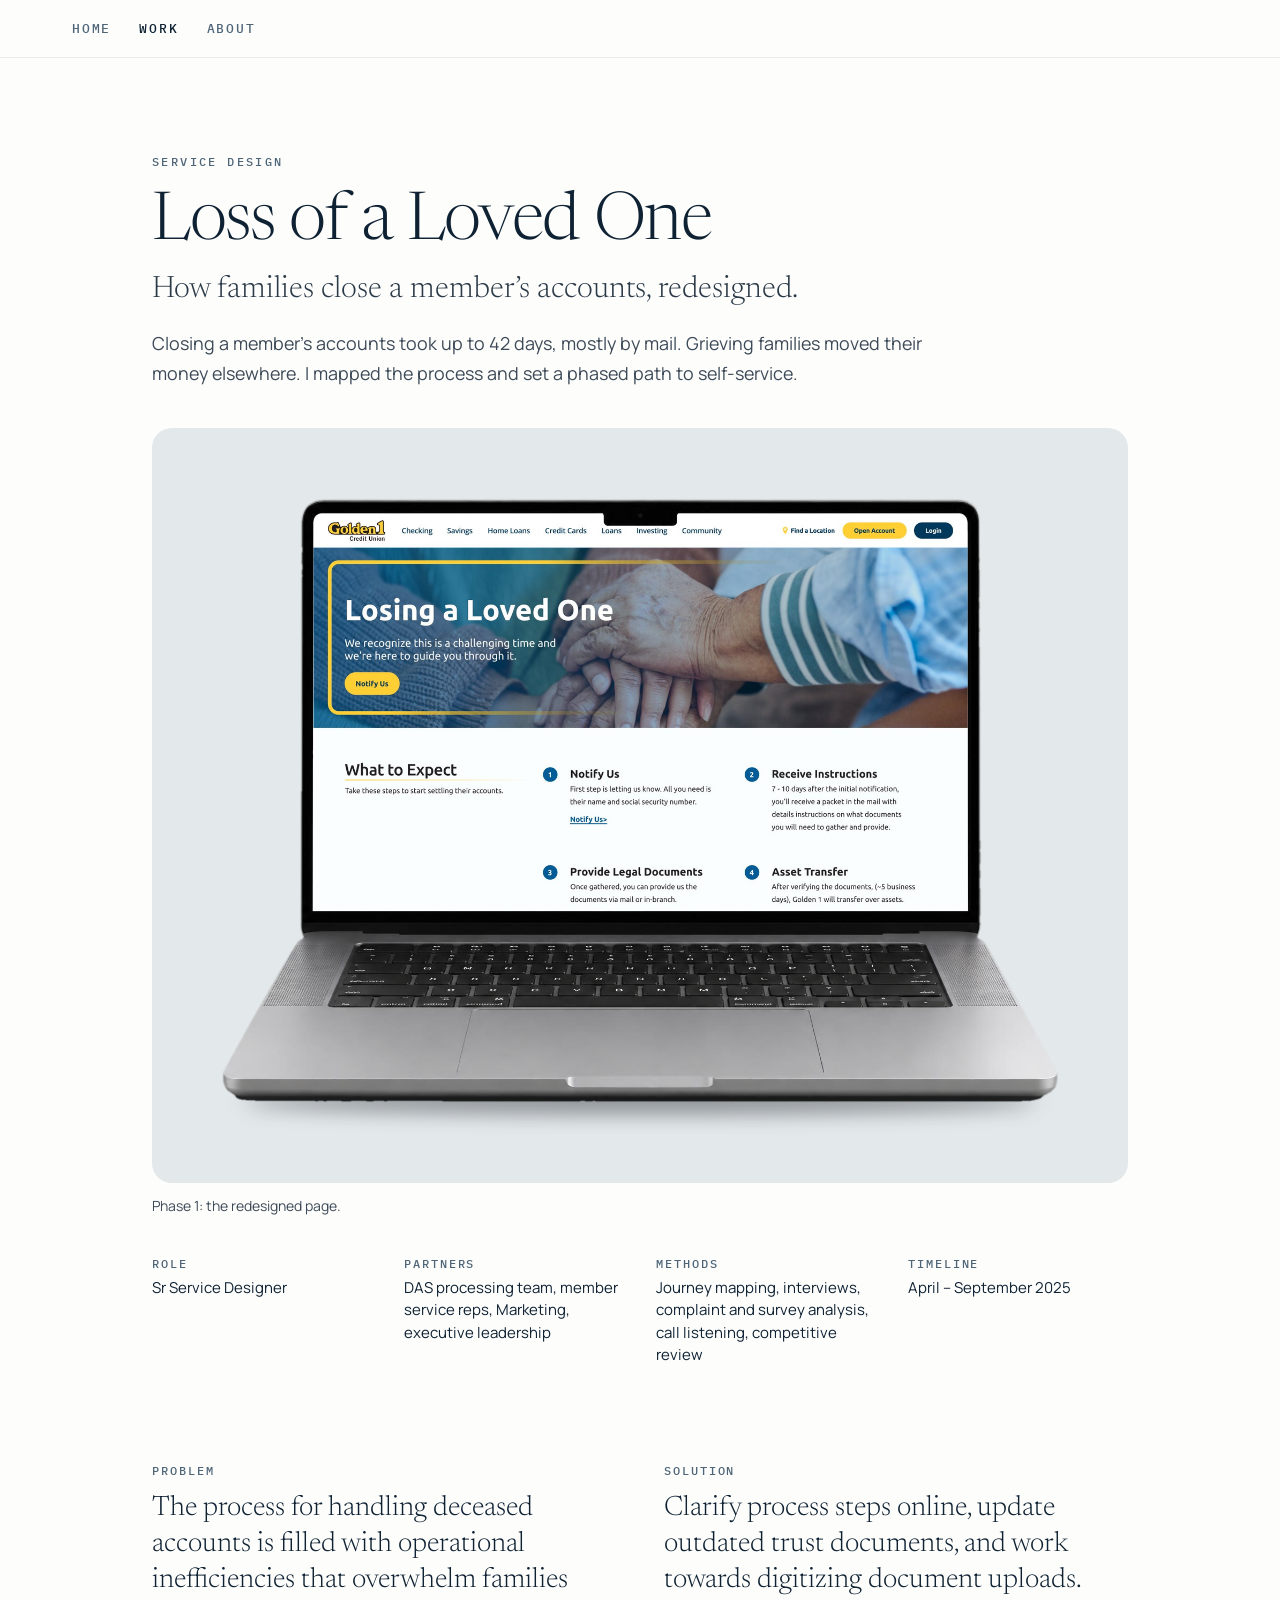
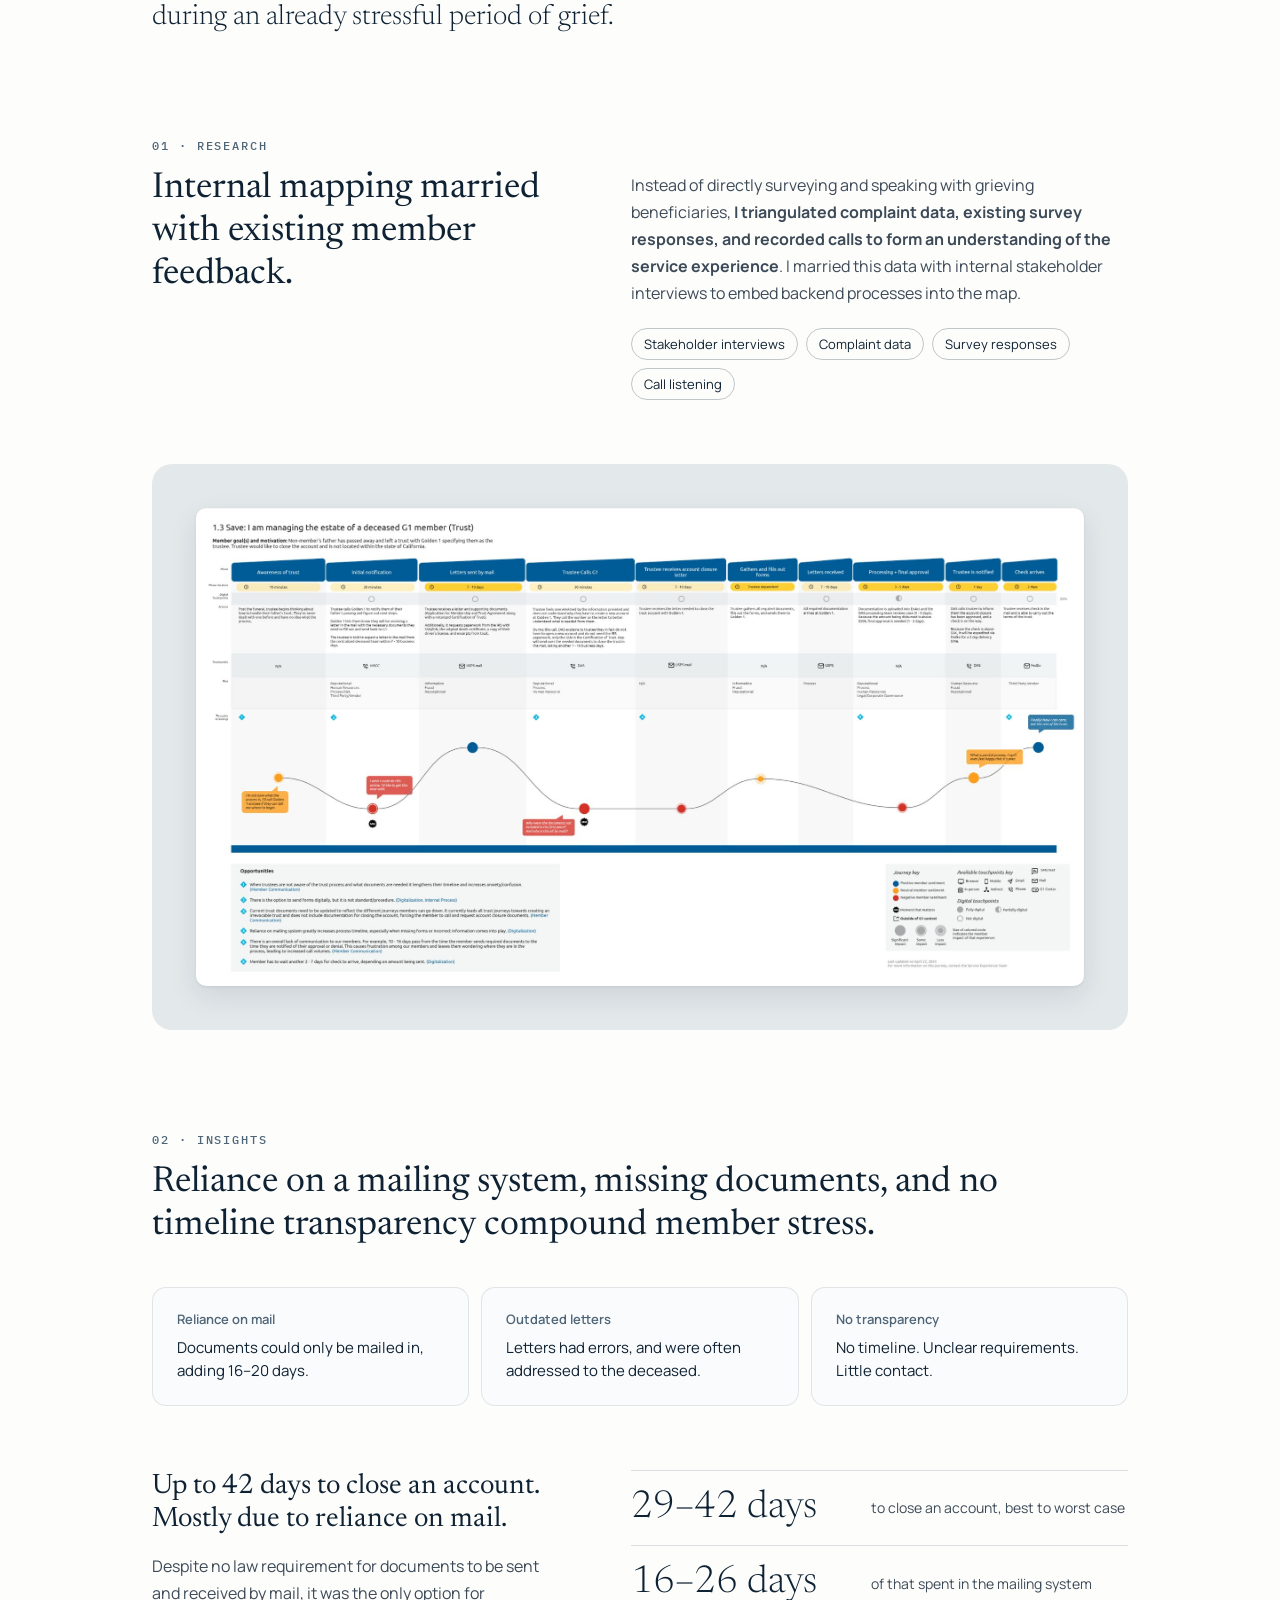
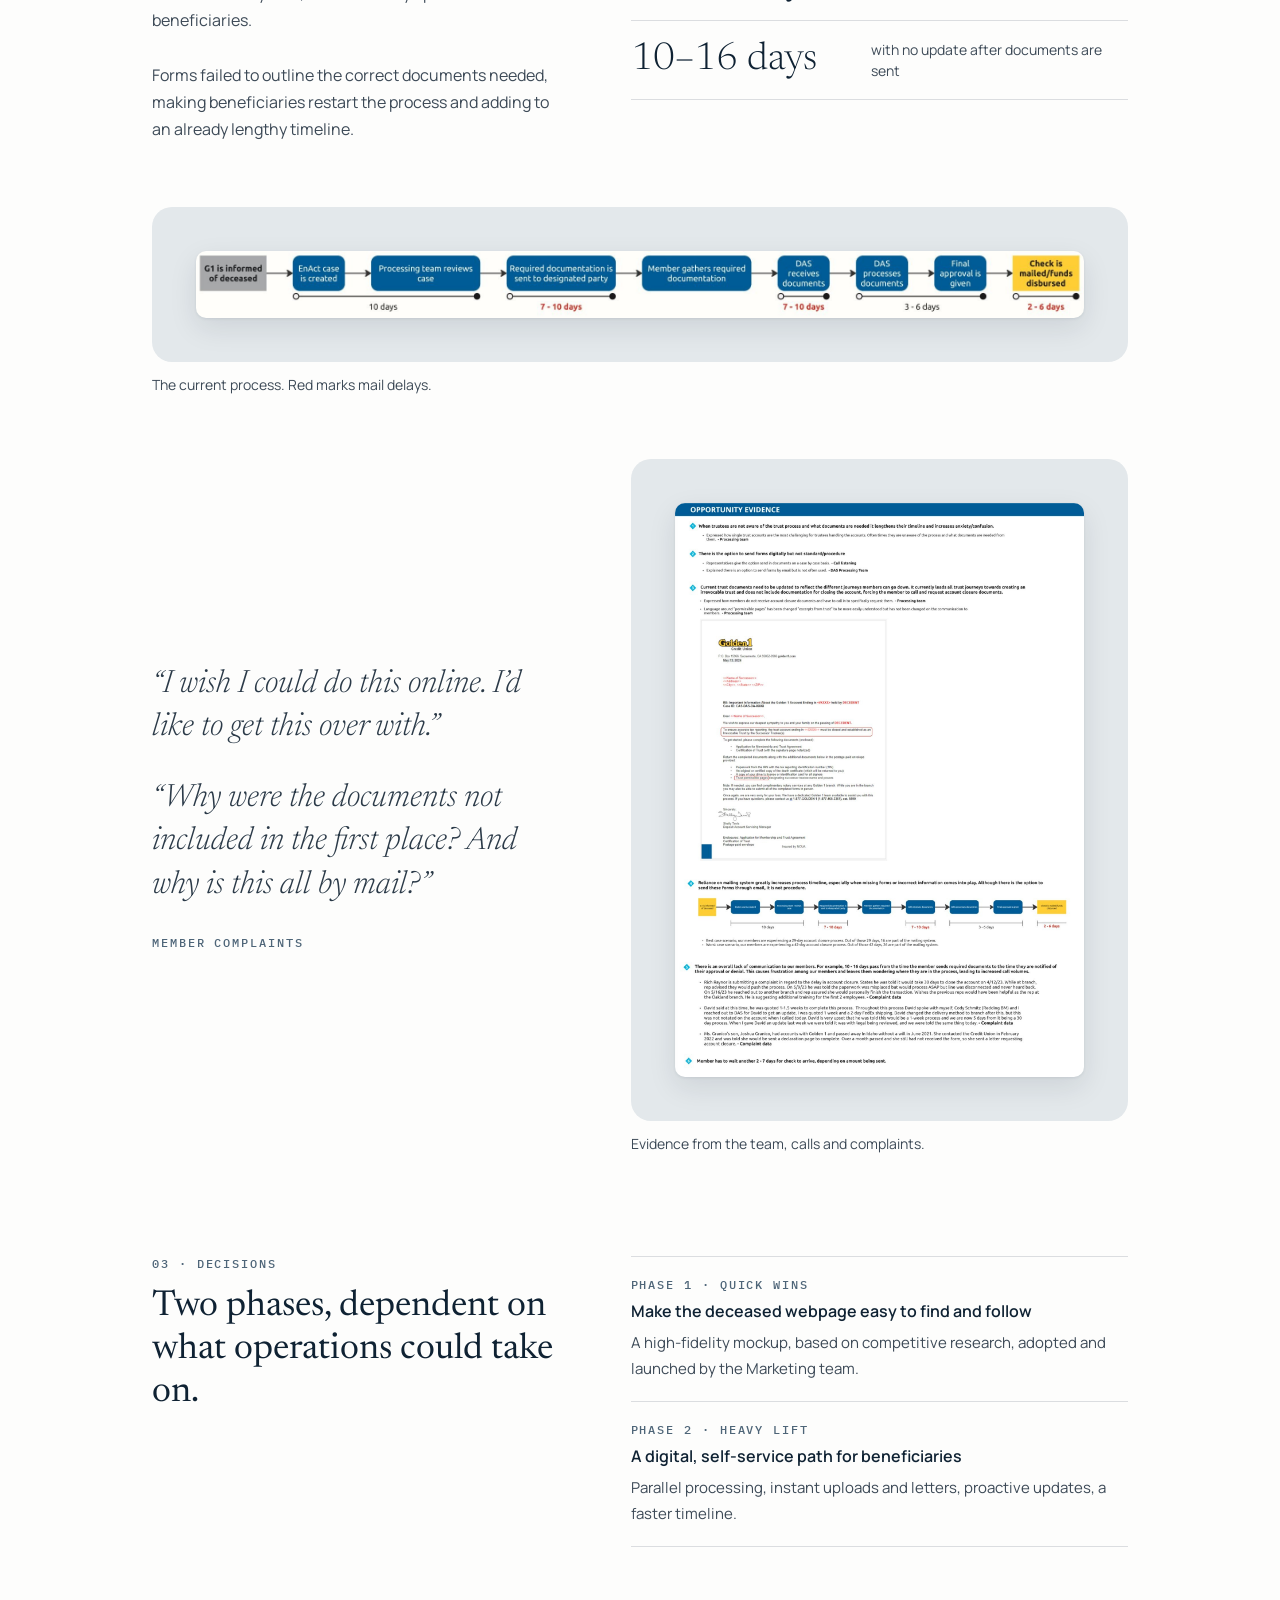
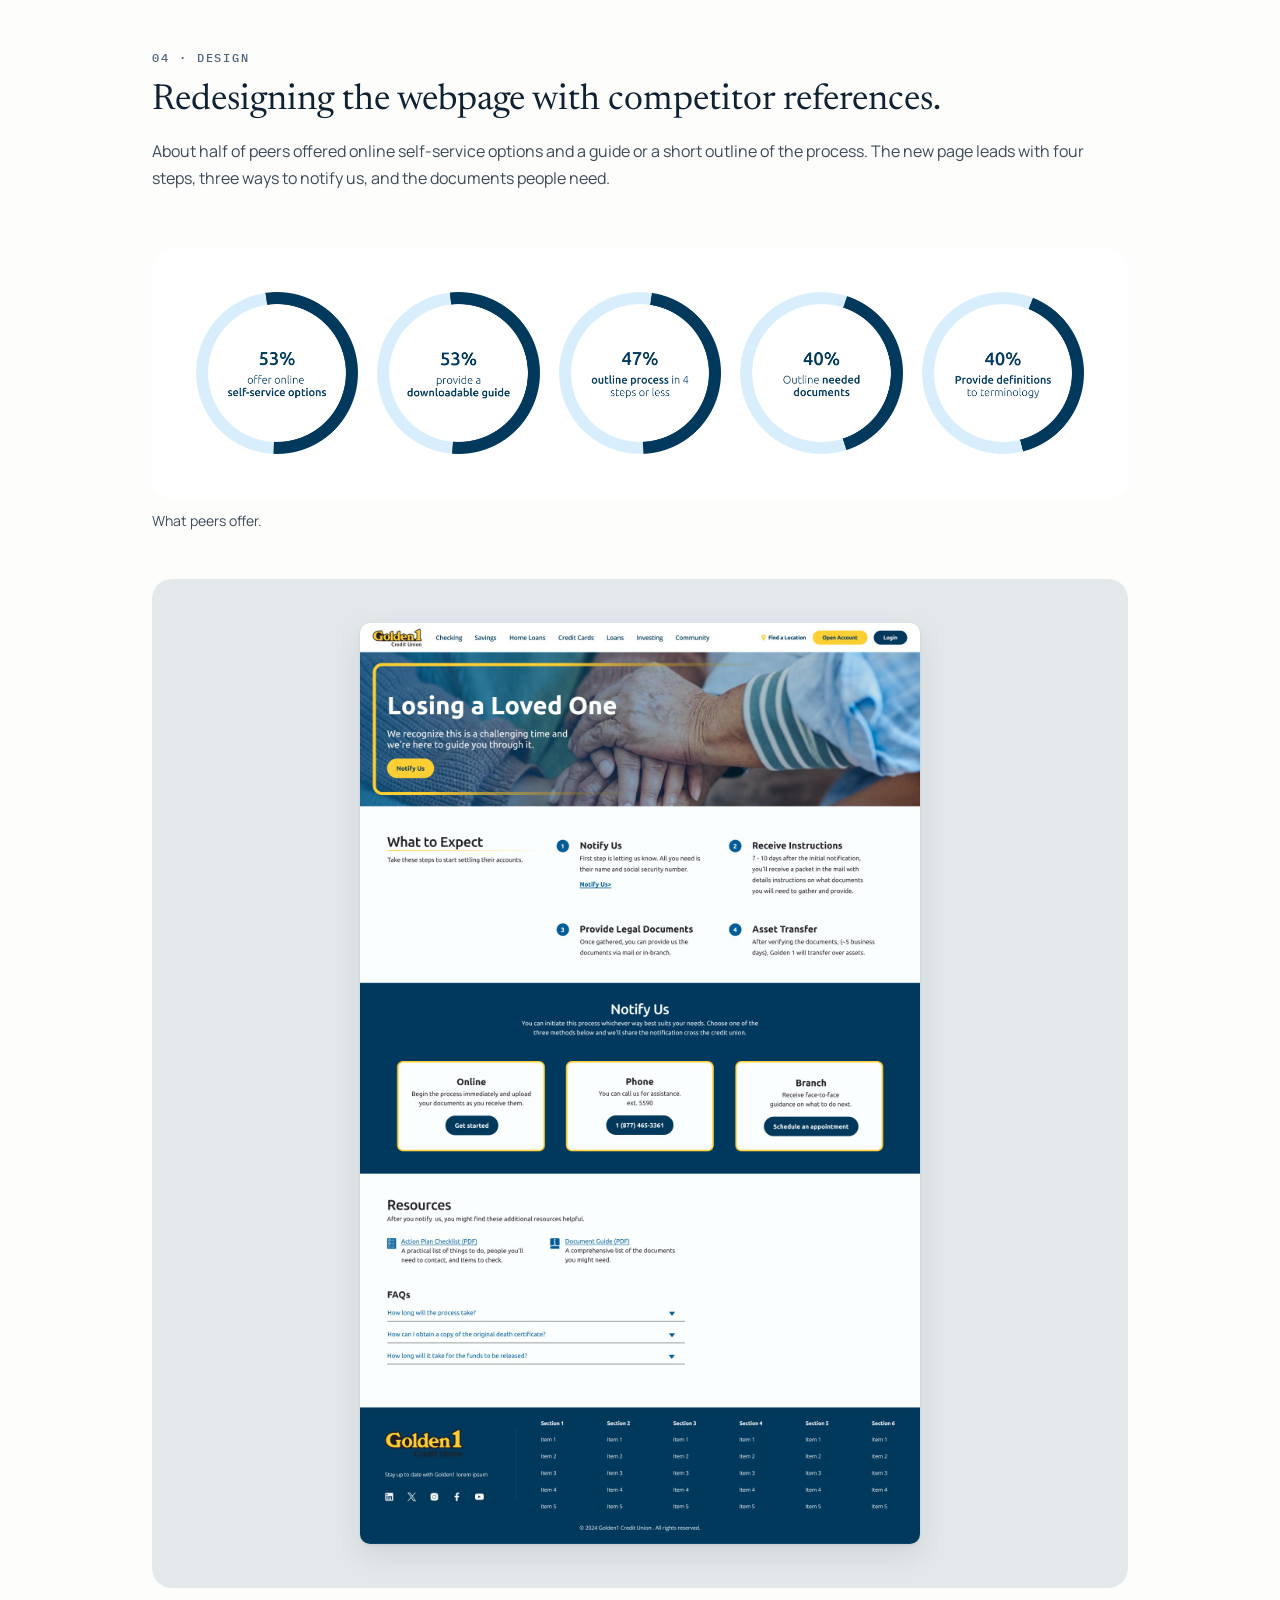
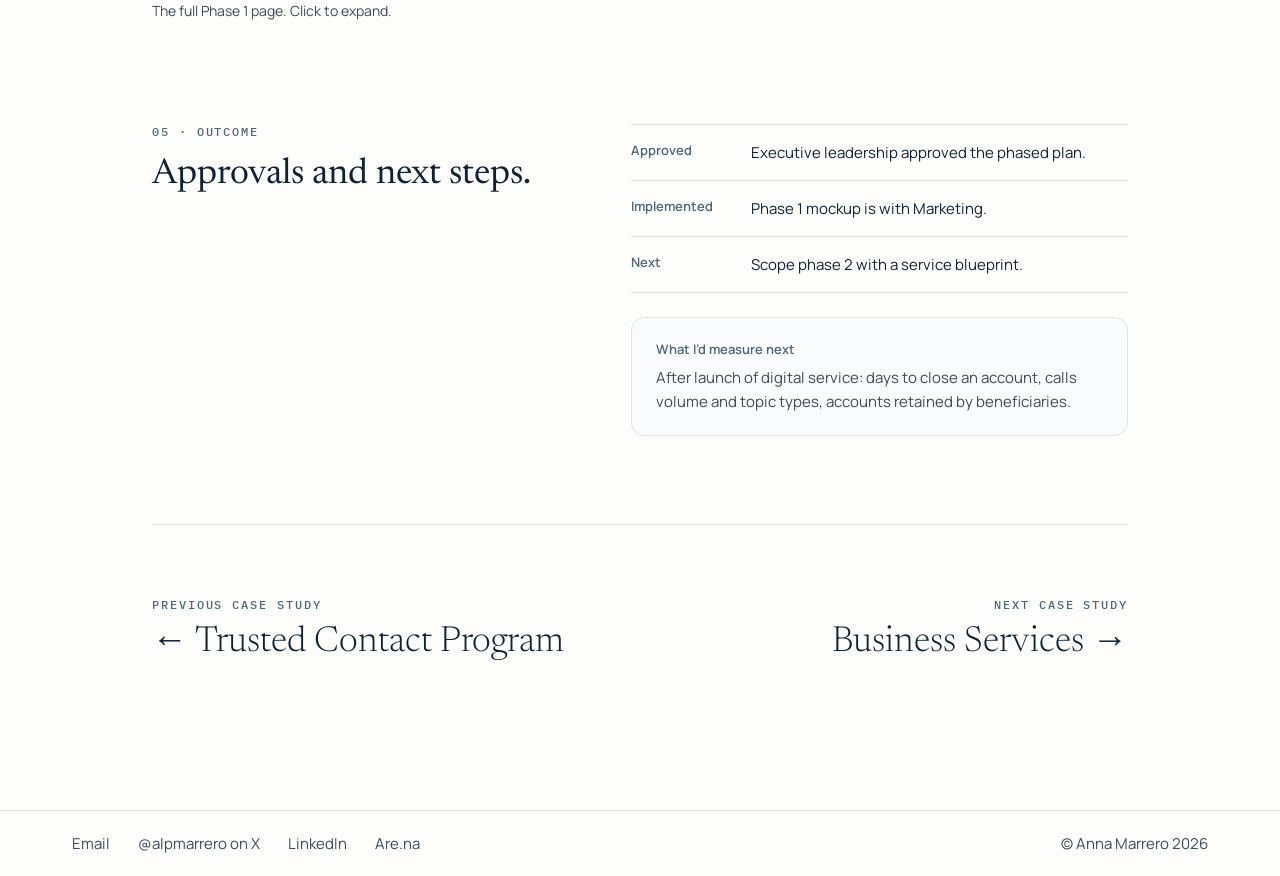
<file: loss-of-a-loved-one.html>
<!doctype html>
<html lang="en">
<head>
<meta charset="utf-8">
<meta name="viewport" content="width=device-width, initial-scale=1">
<title>Loss of a Loved One — Anna Marrero</title>
<meta name="description" content="Case study: a 42-day process, mapped and made clearer.">
<meta property="og:title" content="Loss of a Loved One — Anna Marrero">
<meta property="og:description" content="Case study: a 42-day process, mapped and made clearer.">
<link rel="icon" href="/favicon.svg" type="image/svg+xml">
<link rel="preconnect" href="https://fonts.googleapis.com">
<link rel="preconnect" href="https://fonts.gstatic.com" crossorigin>
<link rel="stylesheet" href="https://fonts.googleapis.com/css2?family=Newsreader:opsz,wght@6..72,300;6..72,400&amp;family=Manrope:wght@400;600&amp;family=IBM+Plex+Mono:wght@400;500&amp;display=swap">
<style>
body{margin:0;background:#FDFDFC}
a{color:#0F2233}a:hover{color:#1F3A52}
.cs-nav a{text-decoration:none}
.cs-nav a:hover{text-decoration:underline;text-underline-offset:6px}
.cs-nav a:focus-visible,.cs-link:focus-visible,.ft-links a:focus-visible{outline:2px solid #0F2233;outline-offset:4px}
/* Expandable images: an expand cursor on hover, click opens the viewer */
.cs-zoom{cursor:url("data:image/svg+xml,%3Csvg xmlns='http://www.w3.org/2000/svg' width='40' height='40'%3E%3Ccircle cx='20' cy='20' r='18' fill='%230F2233' fill-opacity='.9'/%3E%3Cpath d='M23 12h5v5M28 12l-6 6M17 28h-5v-5M12 28l6-6' stroke='white' stroke-width='2' fill='none' stroke-linecap='round' stroke-linejoin='round'/%3E%3C/svg%3E") 20 20, zoom-in;transition:transform .25s ease}
.cs-zoom:hover{transform:translateY(-2px)}
.cs-zoom:focus-visible{outline:2px solid #0F2233;outline-offset:4px}
.cs-lb-btn{min-width:44px;min-height:44px;padding:10px 16px;border-radius:999px;border:1px solid rgba(243,245,246,.4);background:transparent;color:#F3F5F6;font:600 14px 'Manrope',system-ui,sans-serif;cursor:pointer}
.cs-lb-btn:hover{background:rgba(243,245,246,.12)}
.cs-lb-btn:focus-visible{outline:2px solid #F3F5F6;outline-offset:3px}
@media (prefers-reduced-motion: reduce){.cs-zoom{transition:none}}
.cs-link{text-decoration:none}
.cs-link:hover{text-decoration:underline;text-underline-offset:5px}
.ft-links a{color:#3D4A57;text-decoration:none}
.ft-links a:hover{color:#0F2233;text-decoration:underline;text-underline-offset:5px}
/* Alternate layout: a centred 1040px column, two-column splits and image panels */
.cs-sec{padding:clamp(56px,8vw,104px) 0 0}
.cs-split>:only-child{grid-column:1/-1}
.cs-split{display:grid;grid-template-columns:minmax(0,5fr) minmax(0,6fr);gap:clamp(24px,5vw,72px);align-items:start}
.cs-three{display:grid;grid-template-columns:repeat(3,minmax(0,1fr));gap:12px}
.cs-donuts{display:grid;grid-template-columns:repeat(5,minmax(0,1fr));gap:clamp(8px,1.5vw,20px);align-items:center}
@media (max-width: 820px){.cs-three{grid-template-columns:1fr}.cs-donuts{grid-template-columns:repeat(3,minmax(0,1fr))}}
.cs-two{display:grid;grid-template-columns:repeat(2,minmax(0,1fr));gap:clamp(20px,4vw,48px)}
@media (max-width: 820px){.cs-split,.cs-two{grid-template-columns:minmax(0,1fr)}}
.cs-panel{padding:clamp(16px,3.5vw,44px);border-radius:20px;background:#E3E8EB}
.cs-cap{margin-top:12px;font-size:14px;line-height:1.5;color:#3D4A57}
.cs-k{font-size:12px;font-weight:600;letter-spacing:.16em;text-transform:uppercase;color:#4E6578}
.cs-h2{margin:0;font-family:'Newsreader',Georgia,serif;font-size:clamp(26px,2.8vw,36px);font-weight:400;line-height:1.2}
.cs-p{margin:0;font-size:16px;line-height:1.7;color:#3D4A57}
.cs-stat{display:flex;align-items:center;gap:20px;padding:18px 0;border-top:1px solid rgba(15,34,51,.14)}
.cs-num{margin:0;flex:0 0 220px;white-space:nowrap;font-family:'Newsreader',Georgia,serif;font-size:clamp(30px,3vw,40px);font-weight:300;line-height:1}
.cs-statlabel{margin:0;font-size:14px;line-height:1.5;color:#3D4A57}
.cs-chip{padding:6px 12px;border-radius:999px;border:1px solid rgba(15,34,51,.25);font-size:13px}
.cs-card{padding:22px 24px;border-radius:14px;background:#FAFBFC;border:1px solid rgba(15,34,51,.1)}
.cs-cardk{margin:0 0 8px;font-size:13px;font-weight:600;color:#4E6578}
.cs-cardp{margin:0;font-size:15px;line-height:1.55}
/* Process sections: the label sits above each section's content */
.cs-step{display:flex;flex-direction:column;gap:14px;padding:clamp(48px,7vw,88px) 0;border-top:1px solid rgba(15,34,51,.12)}
.cs-k,.aa-bandk,.bs-pairk,.bs-sidek{font-family:'IBM Plex Mono','Courier New',monospace;font-weight:500}
/* Site header: logo placeholder and links in IBM Plex Mono; right side left open */
.hd-logo{display:inline-flex;align-items:center;justify-content:center;width:36px;height:36px;border-radius:10px;border:1px dashed rgba(15,34,51,.35);font-family:'IBM Plex Mono','Courier New',monospace;font-size:9px;font-weight:500;letter-spacing:.08em;text-transform:uppercase;color:#4E6578 !important;text-decoration:none !important}
.hd-links{display:flex;flex-wrap:wrap;gap:clamp(18px,2.4vw,28px);font-family:'IBM Plex Mono','Courier New',monospace;font-size:13px;font-weight:500;letter-spacing:.14em;text-transform:uppercase}
.hd-links a{color:#4E6578 !important;text-decoration:none !important;transition:color .2s ease}
.hd-links a:hover,.hd-links a[aria-current="page"]{color:#0F2233 !important}
</style>
<style>[hidden]{display:none !important}</style>
<link rel="stylesheet" href="/css/responsive.css">
</head>
<body>
<!--
  Trusted Contact Program, written into the case study template. Two reading speeds:
  - Scanning: hero, the three "at a glance" cards, the final artifact, then each section's bold key point.
  - Reading: the short paragraph, artifact and decision callout under each key point.
  Keep each key point to one sentence and each paragraph to 2–4 sentences.
-->
<main style="min-height: 100vh; display: flex; flex-direction: column; background: #FDFDFC; color: #0F2233; font-family: 'Manrope', system-ui, sans-serif">
  <!-- Sticky top menu: stays in view while the page scrolls -->
  <div class="site-nav" style="position: sticky; top: 0; z-index: 100; width: 100%; background: rgba(253,253,252,.9); -webkit-backdrop-filter: blur(10px); backdrop-filter: blur(10px); border-bottom: 1px solid rgba(15,34,51,.08)">
    <div style="max-width: 1200px; margin: 0 auto; padding: 0 clamp(16px, 4vw, 32px); box-sizing: border-box">
      <header class="cs-nav" style="display: flex; flex-wrap: wrap; align-items: center; justify-content: space-between; gap: 12px 16px; padding: clamp(14px, 2vw, 20px) 0">
          <div style="display: flex; align-items: center; gap: clamp(20px, 3vw, 36px)">
            <nav class="hd-links" aria-label="Main"><a href="/">Home</a><a href="/work" aria-current="page">Work</a><a href="/about">About</a></nav>
          </div>
          <!-- Right side: intentionally left open -->
          <div aria-hidden="true"></div>
        </header>
    </div>
  </div>

  <div style="width: 100%; max-width: 1040px; margin: 0 auto; padding: 0 clamp(16px, 4vw, 32px); box-sizing: border-box">

    <!-- 1. Hero: statement, the redesigned page in a panel, then the facts -->
    <section aria-labelledby="cs-title" style="padding: clamp(48px, 8vw, 96px) 0 clamp(28px, 4vw, 40px); display: flex; flex-direction: column; gap: 20px">
      <p style="font-family: 'IBM Plex Mono', 'Courier New', monospace; margin: 0; font-size: 12px; font-weight: 500; letter-spacing: 0.2em; text-transform: uppercase; color: #4E6578">Service Design</p>
      <h1 id="cs-title" style="margin: 0; max-width: 880px; font-family: 'Newsreader', Georgia, serif; font-size: clamp(38px, 5.2vw, 68px); font-weight: 300; line-height: 1.05; letter-spacing: -0.02em">Loss of a Loved One</h1>
      <p class="cs-subtitle" style="margin: -8px 0 0; max-width: 820px; font-family: 'Newsreader', Georgia, serif; font-size: clamp(22px, 2.4vw, 32px); font-weight: 300; line-height: 1.25; color: #2B3A48">How families close a member’s accounts, redesigned.</p>
      <p style="margin: 0; max-width: 780px; font-size: clamp(16px, 1.4vw, 18px); line-height: 1.65; color: #3D4A57">Closing a member’s accounts took up to 42 days, mostly by mail. Grieving families moved their money elsewhere. I mapped the process and set a phased path to self-service.</p>
    </section>

    <figure style="margin: 0">
      <div class="cs-panel" style="padding: clamp(28px, 5vw, 64px) clamp(20px, 5vw, 72px) clamp(24px, 4vw, 48px)">
        <!-- Laptop mockup: the redesigned page placed on a laptop photo (transparent background) -->
        <button class="cs-zoom" type="button" aria-label="Expand image: redesigned Losing a Loved One page" style="display: block; width: 100%; max-width: 860px; margin: 0 auto; padding: 0; border: 0; background: none"><img src="/images/cc26f7ed47879f9bb4e47ddc00f0fc4b.png" alt="High-fidelity mockup of the redesigned Losing a Loved One page shown on a laptop: a hero with a Notify Us button and a four-step What to Expect section" style="display: block; width: 100%; height: auto"></button>
      </div>
      <figcaption class="cs-cap">Phase 1: the redesigned page.</figcaption>
    </figure>

    <dl style="margin: clamp(28px, 4vw, 40px) 0 0; display: grid; grid-template-columns: repeat(auto-fit, minmax(160px, 1fr)); gap: 16px 32px">
      <div><dt class="cs-k">Role</dt><dd style="margin: 6px 0 0; font-size: 15px; line-height: 1.5">Sr Service Designer</dd></div>
      <div><dt class="cs-k">Partners</dt><dd style="margin: 6px 0 0; font-size: 15px; line-height: 1.5">DAS processing team, member service reps, Marketing, executive leadership</dd></div>
      <div><dt class="cs-k">Methods</dt><dd style="margin: 6px 0 0; font-size: 15px; line-height: 1.5">Journey mapping, interviews, complaint and survey analysis, call listening, competitive review</dd></div>
      <div><dt class="cs-k">Timeline</dt><dd style="margin: 6px 0 0; font-size: 15px; line-height: 1.5">April – September 2025</dd></div>
    </dl>

    <!-- 2. Problem and solution side by side, result as a full-width band -->
    <section aria-label="At a glance" style="padding-top: clamp(56px, 8vw, 96px)">
      <div class="cs-two">
        <div>
          <p class="cs-k" style="margin: 0 0 12px">Problem</p>
          <p style="margin: 0; font-family: 'Newsreader', Georgia, serif; font-size: clamp(22px, 2.2vw, 28px); font-weight: 300; line-height: 1.3">The process for handling deceased accounts is filled with operational inefficiencies that overwhelm families during an already stressful period of grief.</p>
        </div>
        <div>
          <p class="cs-k" style="margin: 0 0 12px">Solution</p>
          <p style="margin: 0; font-family: 'Newsreader', Georgia, serif; font-size: clamp(22px, 2.2vw, 28px); font-weight: 300; line-height: 1.3">Clarify process steps online, update outdated trust documents, and work towards digitizing document uploads.&nbsp;</p>
        </div>
      </div>
    </section>

    <!-- 4. Research: approach on the right, the journey map full width below -->
    <section class="cs-sec" aria-labelledby="s-research">
      <div class="cs-split">
        <div>
          <p class="cs-k" style="margin: 0 0 14px">01 · Research</p>
          <h2 id="s-research" class="cs-h2">Internal mapping married with existing member feedback.</h2>
        </div>
        <div style="display: flex; flex-direction: column; gap: 20px; padding-top: 34px">
          <p class="cs-p">Instead of directly surveying and speaking with grieving beneficiaries, <b>I triangulated complaint data, existing survey responses, and recorded calls to form an understanding of the service experience</b>. I married this data with internal stakeholder interviews to embed backend processes into the map.</p>
          <p style="margin: 0; display: flex; flex-wrap: wrap; gap: 8px">
            <span class="cs-chip">Stakeholder interviews</span>
            <span class="cs-chip">Complaint data</span>
            <span class="cs-chip">Survey responses</span>
            <span class="cs-chip">Call listening</span>
          </p>
        </div>
      </div>
      <figure style="margin: clamp(40px, 6vw, 64px) 0 0">
        <div class="cs-panel">
          <button class="cs-zoom" type="button" aria-label="Expand image: synthesized member journey map" style="display: block; width: 100%; padding: 0; border: 0; background: none; border-radius: 10px"><img src="/images/ad50777775dae36c4c693f75370ad421.jpg" alt="Journey map of a trustee closing a deceased member’s trust account, from awareness of the trust to the check arriving, with phase durations, actions, touchpoints, risks, an emotional curve and six numbered opportunities" style="display: block; width: 100%; height: auto; border-radius: 10px; background: #FFFFFF; box-shadow: 0 1px 3px rgba(15,34,51,.08), 0 10px 28px rgba(15,34,51,.10)"></button>
        </div>
        
      </figure>
    </section>

    <!-- 5. Insights: three findings, then the evidence beside the member's voice -->
    <section class="cs-sec" aria-labelledby="s-insights">
      <p class="cs-k" style="margin: 0 0 14px">02 · Insights</p>
      <h2 id="s-insights" class="cs-h2" style="max-width: 880px">Reliance on a mailing system, missing documents, and no timeline transparency compound member stress.</h2>
      <div class="cs-three" style="margin-top: clamp(28px, 4vw, 40px)">
        <div class="cs-card"><p class="cs-cardk">Reliance on mail</p><p class="cs-cardp">Documents could only be mailed in, adding 16–20 days.</p></div>
        <div class="cs-card"><p class="cs-cardk">Outdated letters</p><p class="cs-cardp">Letters had errors, and were often addressed to the deceased.</p></div>
        <div class="cs-card"><p class="cs-cardk">No transparency</p><p class="cs-cardp">No timeline. Unclear requirements. Little contact.</p></div>
      </div>
      <!-- Context: the cost of the current process, with the timeline underneath -->
      <div class="cs-split" style="margin-top: clamp(40px, 6vw, 64px)">
        <div>
          <h3 class="cs-h2" style="font-size: clamp(22px, 2.2vw, 28px)">Up to 42 days to close an account. Mostly due to reliance on mail.</h3>
          <p class="cs-p" style="margin-top: 16px">Despite no law requirement for documents to be sent and received by mail, it was the only option for beneficiaries.&nbsp;<br><br>Forms failed to outline the correct documents needed, making beneficiaries restart the process and adding to an already lengthy timeline.</p>
        </div>
        <div style="display: flex; flex-direction: column">
          <div class="cs-stat"><p class="cs-num">29–42 days</p><p class="cs-statlabel">to close an account, best to worst case</p></div>
          <div class="cs-stat"><p class="cs-num">16–26 days</p><p class="cs-statlabel">of that spent in the mailing system</p></div>
          <div class="cs-stat" style="border-bottom: 1px solid rgba(15,34,51,.14)"><p class="cs-num">10–16 days</p><p class="cs-statlabel">with no update after documents are sent</p></div>
        </div>
      </div>
      <figure style="margin: clamp(40px, 6vw, 64px) 0 0">
        <div class="cs-panel">
          <button class="cs-zoom" type="button" aria-label="Expand image: current process timeline" style="display: block; width: 100%; padding: 0; border: 0; background: none; border-radius: 10px"><img src="/images/a7f1322b4727cdce3f88ec8edab778fe.jpg" alt="Current process timeline: G1 is informed, EnAct case created, processing team reviews, documentation sent (7–10 days), member gathers documents, DAS receives (7–10 days) and processes (3–6 days), final approval, check mailed (2–6 days)" style="display: block; width: 100%; height: auto; border-radius: 10px; background: #FFFFFF; box-shadow: 0 1px 3px rgba(15,34,51,.08), 0 10px 28px rgba(15,34,51,.10)"></button>
        </div>
        <figcaption class="cs-cap">The current process. Red marks mail delays.</figcaption>
      </figure>
      <!-- Layout tweak: the tall evidence page sits beside the member quotes instead of full width -->
      <div class="cs-split" style="margin-top: clamp(40px, 6vw, 64px); align-items: center">
        <div style="display: flex; flex-direction: column; gap: 28px">
          <blockquote style="margin: 0; font-family: 'Newsreader', Georgia, serif; font-size: clamp(24px, 2.6vw, 32px); font-style: italic; font-weight: 300; line-height: 1.35; color: #2B3A48">“I wish I could do this online. I’d like to get this over with.”</blockquote>
          <blockquote style="margin: 0; font-family: 'Newsreader', Georgia, serif; font-size: clamp(24px, 2.6vw, 32px); font-style: italic; font-weight: 300; line-height: 1.35; color: #2B3A48">“Why were the documents not included in the first place? And why is this all by mail?”</blockquote>
          <p class="cs-k" style="margin: 0">MEMBER COMPLAINTS</p>
        </div>
        <figure style="margin: 0">
          <div class="cs-panel">
            <button class="cs-zoom" type="button" aria-label="Expand image: opportunity evidence" style="display: block; width: 100%; padding: 0; border: 0; background: none; border-radius: 10px"><img src="/images/57a6157798dc3b9524d4cc884c385e91.jpg" alt="Opportunity evidence: six findings with supporting quotes from the processing team, call listening and complaint data, including an annotated letter and the process timeline" style="display: block; width: 100%; height: auto; border-radius: 10px; background: #FFFFFF; box-shadow: 0 1px 3px rgba(15,34,51,.08), 0 10px 28px rgba(15,34,51,.10)"></button>
          </div>
          <figcaption class="cs-cap">Evidence from the team, calls and complaints.</figcaption>
        </figure>
      </div>
    </section>

    <!-- 6. Decisions: the phased approach -->
    <section class="cs-sec" aria-labelledby="s-decisions">
      <div class="cs-split">
        <div>
          <p class="cs-k" style="margin: 0 0 14px">03 · Decisions</p>
          <h2 id="s-decisions" class="cs-h2">Two phases, dependent on what operations could take on.</h2>
        </div>
        <div style="display: flex; flex-direction: column; border-top: 1px solid rgba(15,34,51,.14)">
          <div style="padding: 20px 0; border-bottom: 1px solid rgba(15,34,51,.14); display: flex; flex-direction: column; gap: 8px">
            <p class="cs-k" style="margin: 0">Phase 1 · Quick wins</p>
            <p style="margin: 0; font-size: 16px; font-weight: 600">Make the deceased webpage easy to find and follow</p>
            <p class="cs-p" style="font-size: 15px">A high-fidelity mockup, based on competitive research, adopted and launched by the Marketing team.</p>
          </div>
          <div style="padding: 20px 0; border-bottom: 1px solid rgba(15,34,51,.14); display: flex; flex-direction: column; gap: 8px">
            <p class="cs-k" style="margin: 0">Phase 2 · Heavy lift</p>
            <p style="margin: 0; font-size: 16px; font-weight: 600">A digital, self-service path for beneficiaries</p>
            <p class="cs-p" style="font-size: 15px">Parallel processing, instant uploads and letters, proactive updates, a faster timeline.</p>
          </div>
        </div>
      </div>
    </section>

    <!-- 7. Design: what peers offer, then the full mockup -->
    <section class="cs-sec" aria-labelledby="s-design">
      <div class="cs-split">
        <div>
          <p class="cs-k" style="margin: 0 0 14px">04 · Design</p>
          <h2 id="s-design" class="cs-h2" style="width: min(942px, 100%)">Redesigning the webpage with competitor references.</h2>
        </div>
        
      </div>
      <p class="cs-p" style="padding-top: 16px">About half of peers offered online self-service options and a guide or a short outline of the process. The new page leads with four steps, three ways to notify us, and the documents people need.</p><figure style="margin: clamp(36px, 5vw, 56px) 0 0">
        <div class="cs-panel" style="background: #FFFFFF">
          <div class="cs-donuts">
            <img src="/images/91a551d59b7d8fd9f6372012032772e7.png" alt="53% offer online self-service options" style="display: block; width: 100%; height: auto">
            <img src="/images/6df300c60352d0db92e53b132b990713.png" alt="53% provide a downloadable guide" style="display: block; width: 100%; height: auto">
            <img src="/images/bb72c3750a8bf3467a1fb4f00579f51a.png" alt="47% outline the process in 4 steps or less" style="display: block; width: 100%; height: auto">
            <img src="/images/e46796e09a2f1b9b8ee23adc53150a15.png" alt="40% outline needed documents" style="display: block; width: 100%; height: auto">
            <img src="/images/c7cc6579ef9d73539e91a1c6187a190c.png" alt="40% provide definitions to terminology" style="display: block; width: 100%; height: auto">
          </div>
        </div>
        <figcaption class="cs-cap">What peers offer.</figcaption>
      </figure>
      <figure style="margin: clamp(32px, 4vw, 48px) 0 0">
        <div class="cs-panel" style="display: flex; justify-content: center">
          <div style="width: 100%; max-width: 560px">
            <button class="cs-zoom" type="button" aria-label="Expand image: full page mockup" style="display: block; width: 100%; padding: 0; border: 0; background: none; border-radius: 10px"><img src="/images/485dadccc4b5cec322bd1c8cd82b678f.jpg" alt="Full high-fidelity mockup of the Losing a Loved One page: hero, What to Expect steps, Notify Us options for online, phone and branch, resources, FAQs and footer" style="display: block; width: 100%; height: auto; border-radius: 10px; background: #FFFFFF; box-shadow: 0 1px 3px rgba(15,34,51,.08), 0 10px 28px rgba(15,34,51,.10)"></button>
          </div>
        </div>
        <figcaption class="cs-cap">The full Phase 1 page. Click to expand.</figcaption>
      </figure>
    </section>

    <!-- 8. Outcome -->
    <section class="cs-sec" aria-labelledby="s-outcome">
      <div class="cs-split">
        <div>
          <p class="cs-k" style="margin: 0 0 14px">05 · Outcome</p>
          <h2 id="s-outcome" class="cs-h2">Approvals and next steps.</h2>
        </div>
        <div style="display: flex; flex-direction: column; gap: 24px">
          <ol style="list-style: none; margin: 0; padding: 0; border-top: 1px solid rgba(15,34,51,.14)">
            <li style="display: flex; gap: 20px; padding: 16px 0; border-bottom: 1px solid rgba(15,34,51,.14)"><span style="flex: 0 0 100px; font-size: 13px; font-weight: 600; color: #4E6578">Approved</span><span style="font-size: 15px; line-height: 1.55">Executive leadership approved the phased plan.</span></li>
            <li style="display: flex; gap: 20px; padding: 16px 0; border-bottom: 1px solid rgba(15,34,51,.14)"><span style="flex: 0 0 100px; font-size: 13px; font-weight: 600; color: rgb(78, 101, 120)">Implemented</span><span style="font-size: 15px; line-height: 1.55">Phase 1 mockup is with Marketing.</span></li>
            <li style="display: flex; gap: 20px; padding: 16px 0; border-bottom: 1px solid rgba(15,34,51,.14)"><span style="flex: 0 0 100px; font-size: 13px; font-weight: 600; color: rgb(78, 101, 120)">Next</span><span style="font-size: 15px; line-height: 1.55">Scope phase 2 with a service blueprint.</span></li>
          </ol>
          <div class="cs-card">
            <p class="cs-cardk">What I’d measure next</p>
            <p class="cs-cardp" style="color: #3D4A57">After launch of digital service: days to close an account, calls volume and topic types, accounts retained by beneficiaries.</p>
          </div>
        </div>
      </div>
    </section>

    <!-- 9. Previous / next case study -->
    <nav aria-label="More case studies" style="display: grid; grid-template-columns: repeat(auto-fit, minmax(min(100%, 320px), 1fr)); gap: 24px 48px; padding: clamp(40px, 6vw, 72px) 0 clamp(72px, 11.5vw, 166px); border-top: 1px solid rgba(15,34,51,.12); margin-top: clamp(48px, 7vw, 88px)">
      <a class="cs-link" href="/trusted-contact" style="display: flex; flex-direction: column; gap: 10px; color: #0F2233">
        <span class="cs-k">Previous case study</span>
        <span style="font-family: 'Newsreader', Georgia, serif; font-size: clamp(24px, 2.8vw, 36px); font-weight: 300; line-height: 1.15">← Trusted Contact Program</span>
      </a>
      <a class="cs-link" href="/business-services" style="display: flex; flex-direction: column; align-items: flex-end; gap: 10px; text-align: right; color: #0F2233">
        <span class="cs-k">Next case study</span>
        <span style="font-family: 'Newsreader', Georgia, serif; font-size: clamp(24px, 2.8vw, 36px); font-weight: 300; line-height: 1.15">Business Services →</span>
      </a>
    </nav>
  </div>

  <footer style="margin-top: auto; border-top: 1px solid rgba(15,34,51,.12)">
    <div style="max-width: 1200px; margin: 0 auto; padding: 22px clamp(16px, 4vw, 32px); box-sizing: border-box; display: flex; flex-wrap: wrap; align-items: center; justify-content: space-between; gap: 12px 24px; font-size: 15px; color: #3D4A57">
      <nav class="ft-links" aria-label="Elsewhere" style="display: flex; flex-wrap: wrap; gap: 8px clamp(16px, 2.4vw, 28px)">
        <a href="mailto:alpmarrero@gmail.com">Email</a>
        <a href="https://x.com/alpmarrero" target="_blank" rel="noopener noreferrer">@alpmarrero on X</a>
        <a href="https://www.linkedin.com/in/alpmarrero/" target="_blank" rel="noopener noreferrer">LinkedIn</a>
        <a href="https://www.are.na/anna-marrero" target="_blank" rel="noopener noreferrer">Are.na</a>
      </nav>
      <p style="margin: 0">© Anna Marrero 2026</p>
    </div>
  </footer>
  <!-- Image viewer: fits the image to the screen; click the image (or Zoom) to see it at full size and scroll around -->
  
    <div id="lb" hidden role="dialog" aria-modal="true" aria-label="Image viewer" style="position: fixed; inset: 0; z-index: 300; display: flex; flex-direction: column; background: rgba(15,34,51,.92); font-family: 'Manrope', system-ui, sans-serif">
      <div style="flex: 0 0 auto; display: flex; align-items: center; justify-content: space-between; gap: 16px; padding: 14px clamp(16px, 3vw, 28px); color: #F3F5F6">
        <p style="margin: 0; min-width: 0; font-size: 14px; line-height: 1.4; color: rgba(243,245,246,.85); overflow: hidden; text-overflow: ellipsis; white-space: nowrap" id="lb-cap"></p>
        <div style="display: flex; gap: 8px; flex: 0 0 auto">
          <button class="cs-lb-btn" type="button" id="lb-toggle">Zoom in</button>
          <button class="cs-lb-btn" type="button" id="lb-close" aria-label="Close image viewer">Close ✕</button>
        </div>
      </div>
      <div id="lb-backdrop" style="flex: 1 1 auto; min-height: 0; overflow: auto; display: flex; padding: 0 clamp(16px, 3vw, 28px) 24px; box-sizing: border-box">
        <img id="lb-img" alt="" style="display: block; margin: auto; border-radius: 8px; background: #FFFFFF; box-shadow: 0 20px 60px rgba(0,0,0,.35);">
      </div>
    </div>
  
</main>
<script src="/js/lightbox.js" defer></script>
<script src="/js/prefetch.js" defer></script>
</body>
</html>
</file>
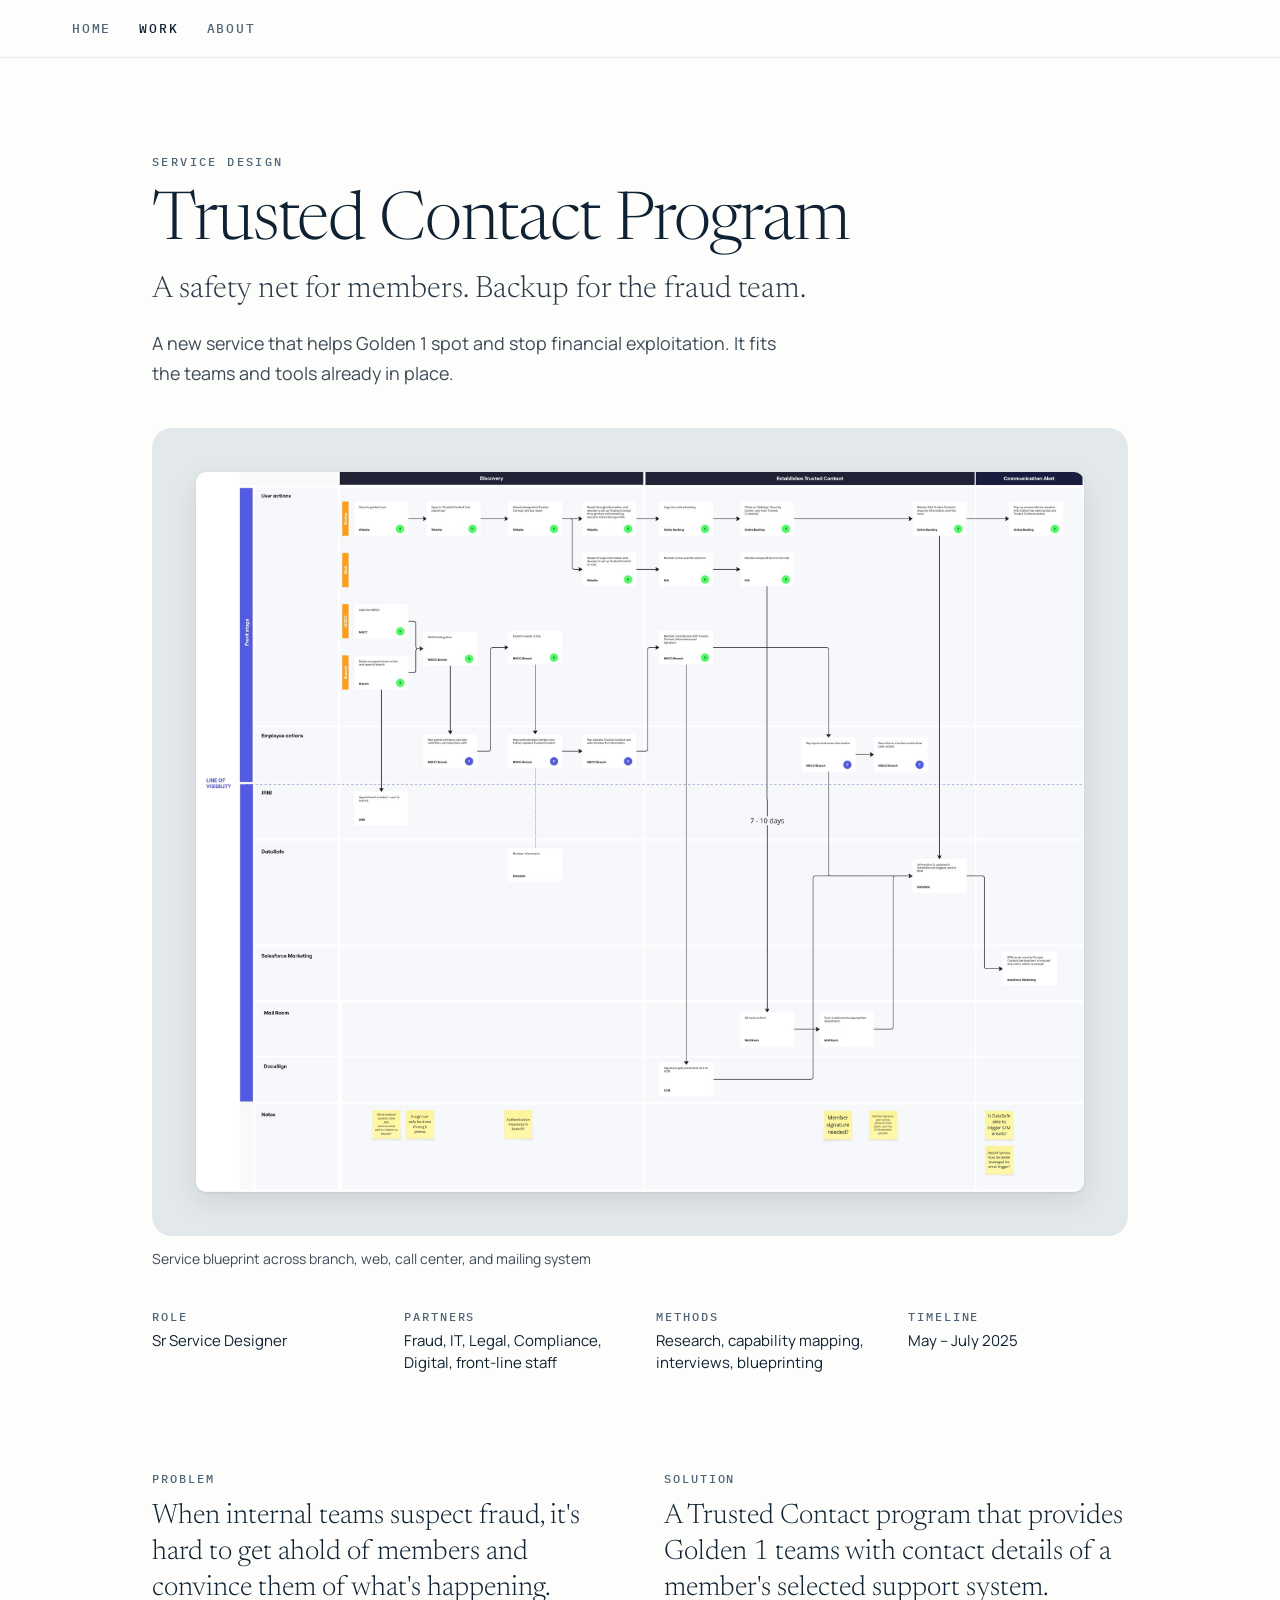
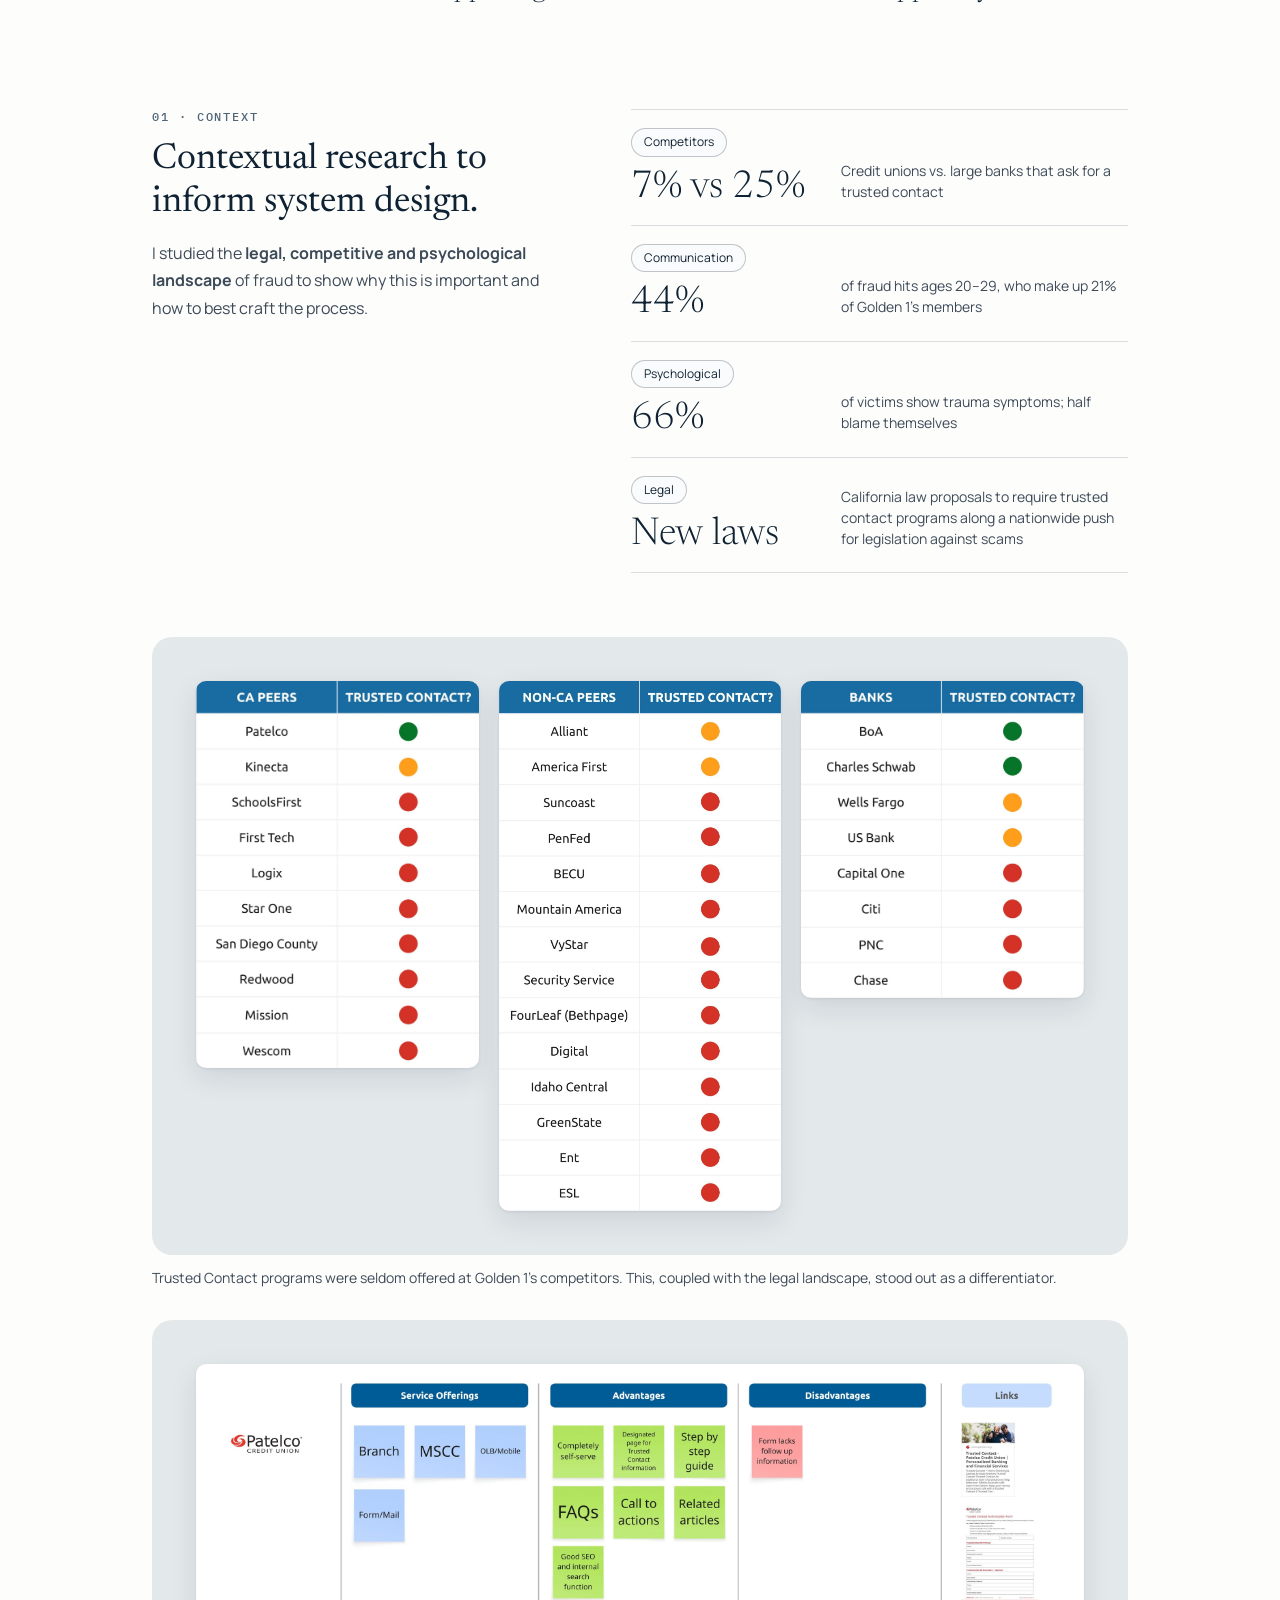
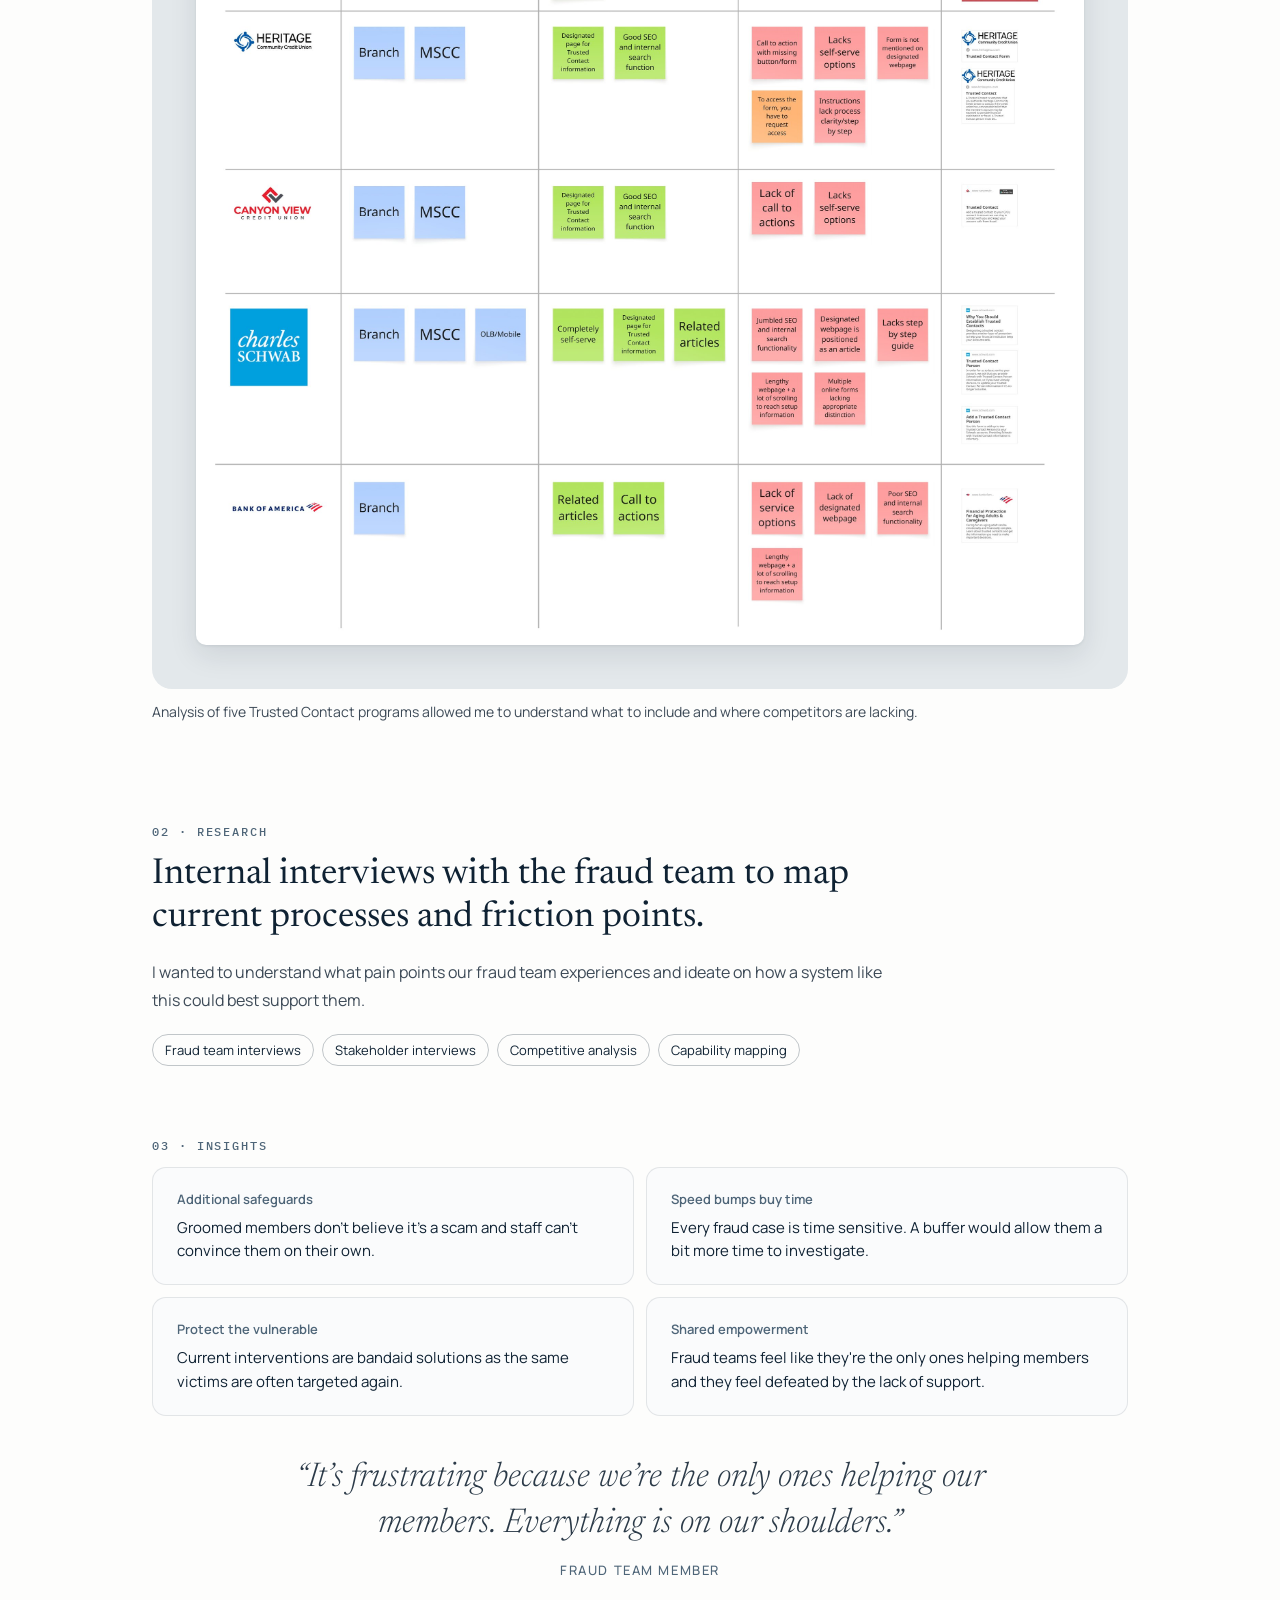
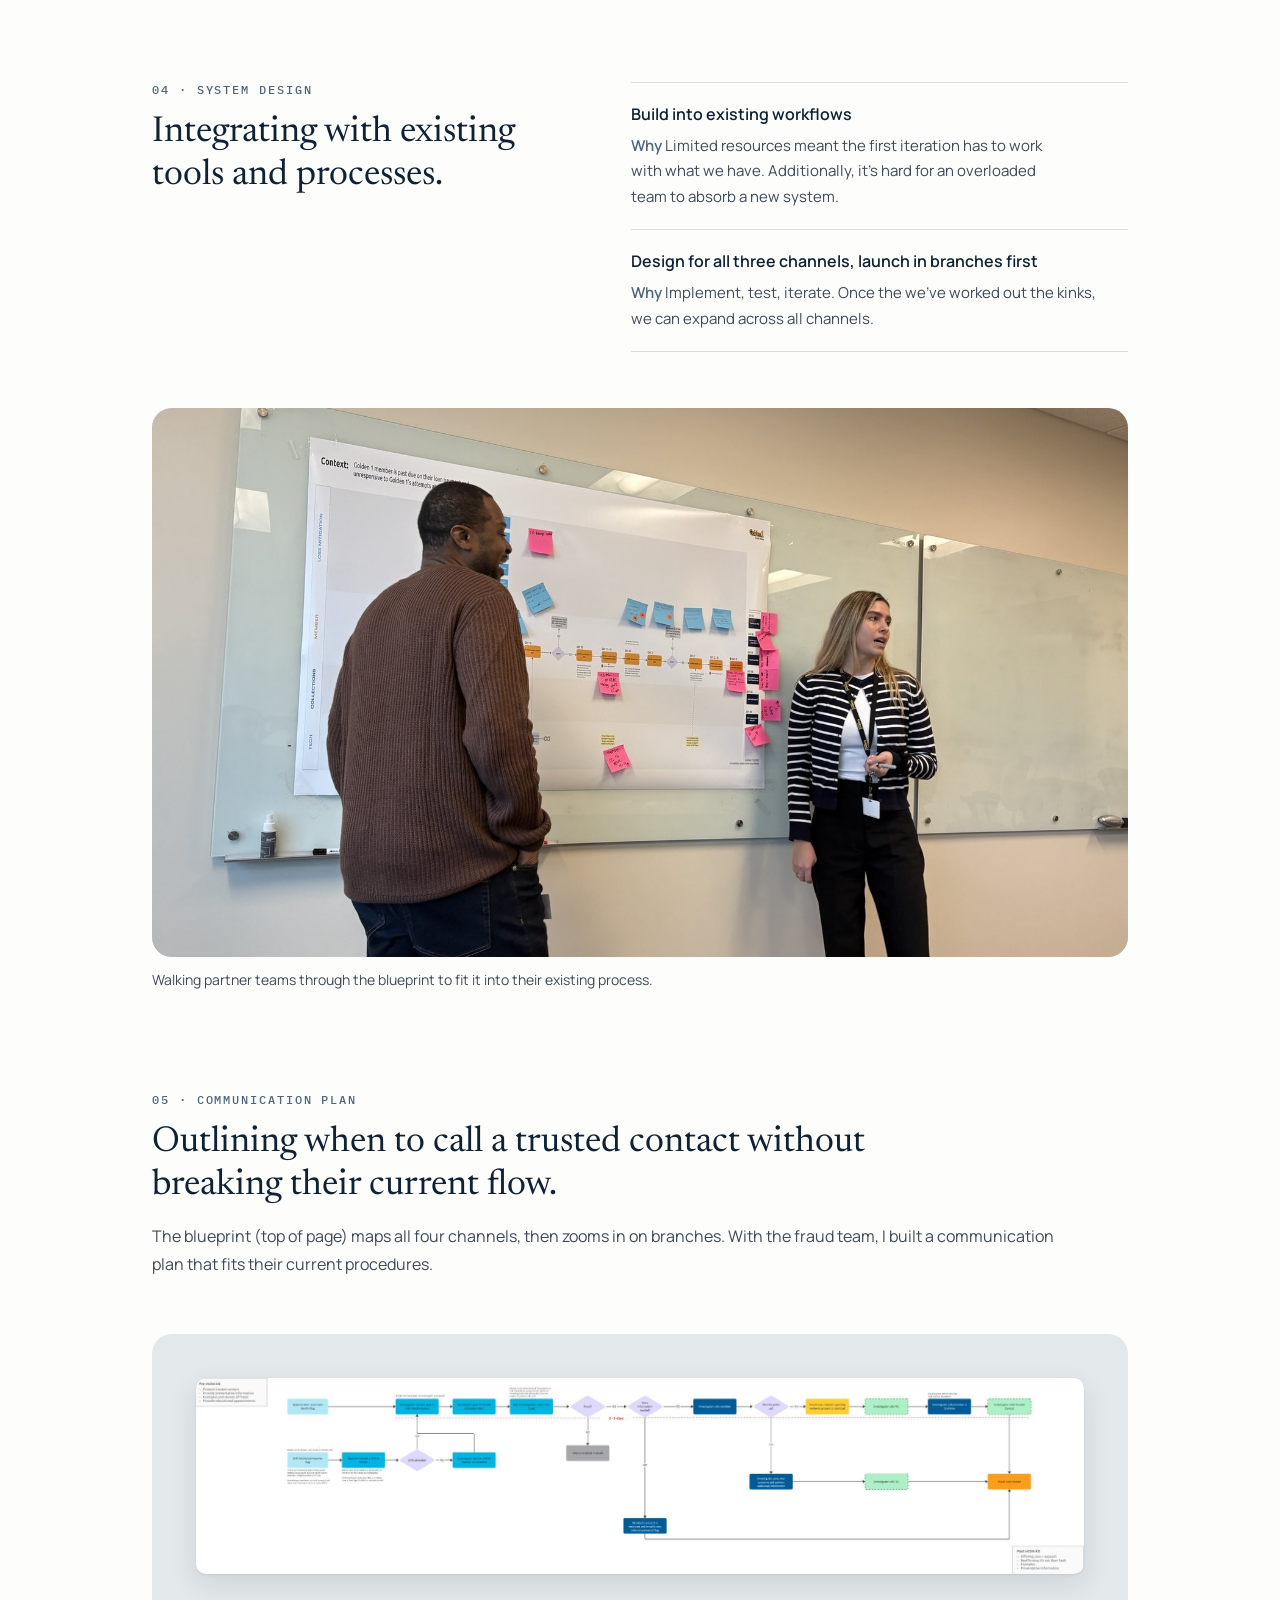
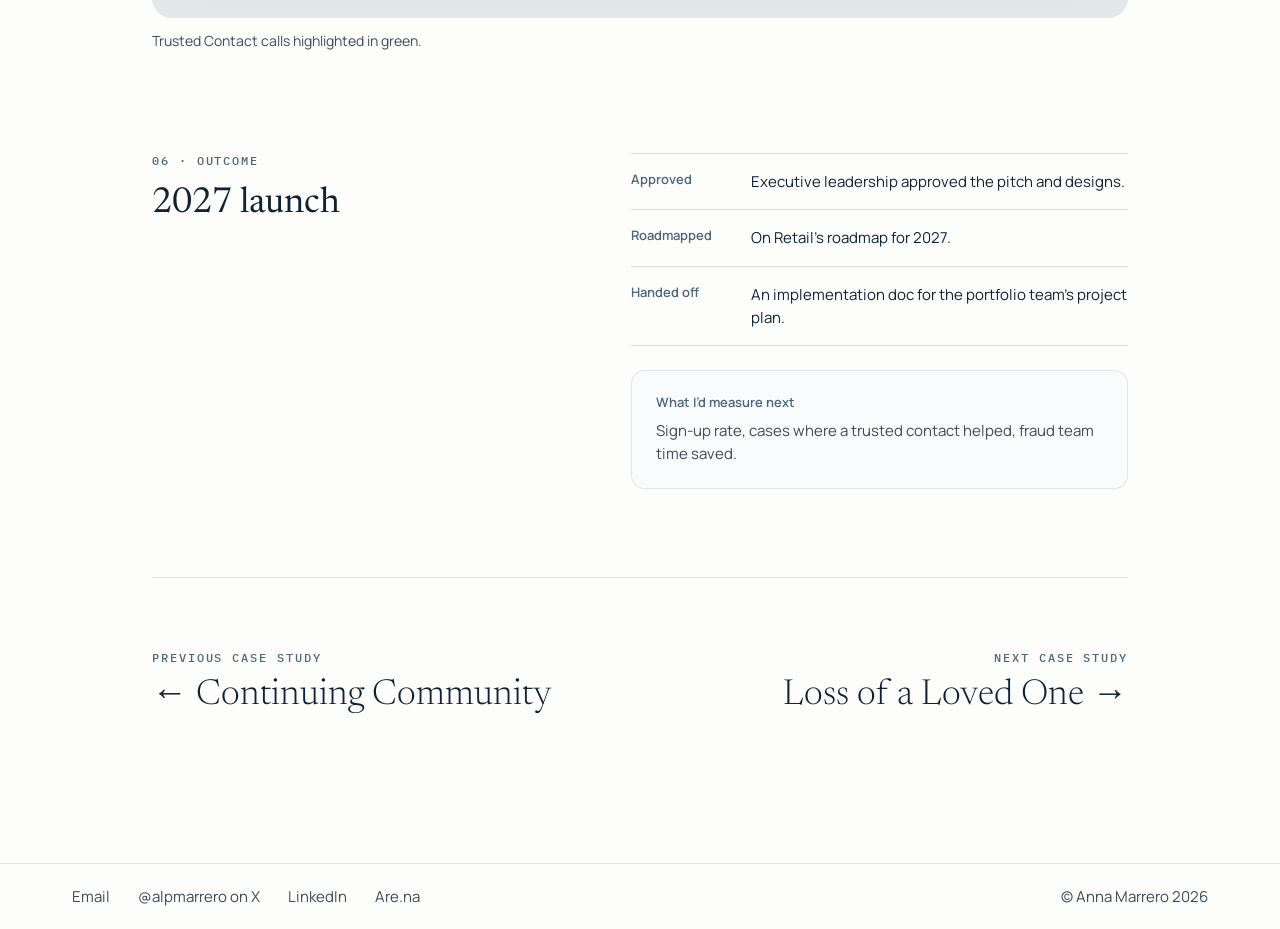
<file: trusted-contact.html>
<!doctype html>
<html lang="en">
<head>
<meta charset="utf-8">
<meta name="viewport" content="width=device-width, initial-scale=1">
<title>Trusted Contact Program — Anna Marrero</title>
<meta name="description" content="Case study: a new fraud safeguard, built into existing workflows.">
<meta property="og:title" content="Trusted Contact Program — Anna Marrero">
<meta property="og:description" content="Case study: a new fraud safeguard, built into existing workflows.">
<link rel="icon" href="/favicon.svg" type="image/svg+xml">
<link rel="preconnect" href="https://fonts.googleapis.com">
<link rel="preconnect" href="https://fonts.gstatic.com" crossorigin>
<link rel="stylesheet" href="https://fonts.googleapis.com/css2?family=Newsreader:opsz,wght@6..72,300;6..72,400&amp;family=Manrope:wght@400;600&amp;family=IBM+Plex+Mono:wght@400;500&amp;display=swap">
<style>
body{margin:0;background:#FDFDFC}
a{color:#0F2233}a:hover{color:#1F3A52}
.cs-nav a{text-decoration:none}
.cs-nav a:hover{text-decoration:underline;text-underline-offset:6px}
.cs-nav a:focus-visible,.cs-link:focus-visible,.ft-links a:focus-visible{outline:2px solid #0F2233;outline-offset:4px}
/* Expandable images: an expand cursor on hover, click opens the viewer */
.cs-zoom{cursor:url("data:image/svg+xml,%3Csvg xmlns='http://www.w3.org/2000/svg' width='40' height='40'%3E%3Ccircle cx='20' cy='20' r='18' fill='%230F2233' fill-opacity='.9'/%3E%3Cpath d='M23 12h5v5M28 12l-6 6M17 28h-5v-5M12 28l6-6' stroke='white' stroke-width='2' fill='none' stroke-linecap='round' stroke-linejoin='round'/%3E%3C/svg%3E") 20 20, zoom-in;transition:transform .25s ease}
.cs-zoom:hover{transform:translateY(-2px)}
.cs-zoom:focus-visible{outline:2px solid #0F2233;outline-offset:4px}
.cs-lb-btn{min-width:44px;min-height:44px;padding:10px 16px;border-radius:999px;border:1px solid rgba(243,245,246,.4);background:transparent;color:#F3F5F6;font:600 14px 'Manrope',system-ui,sans-serif;cursor:pointer}
.cs-lb-btn:hover{background:rgba(243,245,246,.12)}
.cs-lb-btn:focus-visible{outline:2px solid #F3F5F6;outline-offset:3px}
@media (prefers-reduced-motion: reduce){.cs-zoom{transition:none}}
.cs-link{text-decoration:none}
.cs-link:hover{text-decoration:underline;text-underline-offset:5px}
.ft-links a{color:#3D4A57;text-decoration:none}
.ft-links a:hover{color:#0F2233;text-decoration:underline;text-underline-offset:5px}
/* Alternate layout: a centred 1040px column, two-column splits and image panels */
.cs-sec{padding:clamp(56px,8vw,104px) 0 0}
.cs-split>:only-child{grid-column:1/-1}
.cs-split{display:grid;grid-template-columns:minmax(0,5fr) minmax(0,6fr);gap:clamp(24px,5vw,72px);align-items:start}
.cs-two{display:grid;grid-template-columns:repeat(2,minmax(0,1fr));gap:clamp(20px,4vw,48px)}
@media (max-width: 820px){.cs-split,.cs-two{grid-template-columns:minmax(0,1fr)}}
.cs-panel{padding:clamp(16px,3.5vw,44px);border-radius:20px;background:#E3E8EB}
.cs-cap{margin-top:12px;font-size:14px;line-height:1.5;color:#3D4A57}
.cs-k{font-size:12px;font-weight:600;letter-spacing:.16em;text-transform:uppercase;color:#4E6578}
.cs-h2{margin:0;font-family:'Newsreader',Georgia,serif;font-size:clamp(26px,2.8vw,36px);font-weight:400;line-height:1.2}
.cs-p{margin:0;font-size:16px;line-height:1.7;color:#3D4A57}
.cs-stat{display:flex;align-items:baseline;gap:20px;padding:18px 0;border-top:1px solid rgba(15,34,51,.14)}
.cs-num{margin:0;flex:0 0 190px;white-space:nowrap;font-family:'Newsreader',Georgia,serif;font-size:clamp(30px,3vw,40px);font-weight:300;line-height:1}
.cs-statlabel{margin:0;font-size:14px;line-height:1.5;color:#3D4A57}
.cs-stat:has(.cs-stat-l){align-items:flex-end;align-items:last baseline}
.cs-stat-l{flex:0 0 190px;display:flex;flex-direction:column;align-items:flex-start;gap:12px}
.cs-stat-l .cs-num{flex:none}
.cs-tag{display:inline-block;padding:4px 10px;font-size:12px;line-height:1.2;color:#0F2233;background:#FAFBFC}
.cs-chip{padding:6px 12px;border-radius:999px;border:1px solid rgba(15,34,51,.25);font-size:13px}
.cs-card{padding:22px 24px;border-radius:14px;background:#FAFBFC;border:1px solid rgba(15,34,51,.1)}
.cs-cardk{margin:0 0 8px;font-size:13px;font-weight:600;color:#4E6578}
.cs-cardp{margin:0;font-size:15px;line-height:1.55}
/* Process sections: the label sits above each section's content */
.cs-step{display:flex;flex-direction:column;gap:14px;padding:clamp(48px,7vw,88px) 0;border-top:1px solid rgba(15,34,51,.12)}
.cs-k,.aa-bandk,.bs-pairk,.bs-sidek{font-family:'IBM Plex Mono','Courier New',monospace;font-weight:500}
/* Site header: logo placeholder and links in IBM Plex Mono; right side left open */
.hd-logo{display:inline-flex;align-items:center;justify-content:center;width:36px;height:36px;border-radius:10px;border:1px dashed rgba(15,34,51,.35);font-family:'IBM Plex Mono','Courier New',monospace;font-size:9px;font-weight:500;letter-spacing:.08em;text-transform:uppercase;color:#4E6578 !important;text-decoration:none !important}
.hd-links{display:flex;flex-wrap:wrap;gap:clamp(18px,2.4vw,28px);font-family:'IBM Plex Mono','Courier New',monospace;font-size:13px;font-weight:500;letter-spacing:.14em;text-transform:uppercase}
.hd-links a{color:#4E6578 !important;text-decoration:none !important;transition:color .2s ease}
.hd-links a:hover,.hd-links a[aria-current="page"]{color:#0F2233 !important}
</style>
<style>[hidden]{display:none !important}</style>
<link rel="stylesheet" href="/css/responsive.css">
</head>
<body>
<!--
  Trusted Contact Program, written into the case study template. Two reading speeds:
  - Scanning: hero, the three "at a glance" cards, the final artifact, then each section's bold key point.
  - Reading: the short paragraph, artifact and decision callout under each key point.
  Keep each key point to one sentence and each paragraph to 2–4 sentences.
-->
<main style="min-height: 100vh; display: flex; flex-direction: column; background: #FDFDFC; color: #0F2233; font-family: 'Manrope', system-ui, sans-serif">
  <!-- Sticky top menu: stays in view while the page scrolls -->
  <div class="site-nav" style="position: sticky; top: 0; z-index: 100; width: 100%; background: rgba(253,253,252,.9); -webkit-backdrop-filter: blur(10px); backdrop-filter: blur(10px); border-bottom: 1px solid rgba(15,34,51,.08)">
    <div style="max-width: 1200px; margin: 0 auto; padding: 0 clamp(16px, 4vw, 32px); box-sizing: border-box">
      <header class="cs-nav" style="display: flex; flex-wrap: wrap; align-items: center; justify-content: space-between; gap: 12px 16px; padding: clamp(14px, 2vw, 20px) 0">
          <div style="display: flex; align-items: center; gap: clamp(20px, 3vw, 36px)">
            <nav class="hd-links" aria-label="Main"><a href="/">Home</a><a href="/work" aria-current="page">Work</a><a href="/about">About</a></nav>
          </div>
          <!-- Right side: intentionally left open -->
          <div aria-hidden="true"></div>
        </header>
    </div>
  </div>

  <div style="width: 100%; max-width: 1040px; margin: 0 auto; padding: 0 clamp(16px, 4vw, 32px); box-sizing: border-box">

    <!-- 1. Hero: statement, then the key artifact in a panel, then the facts -->
    <section aria-labelledby="cs-title" style="padding: clamp(48px, 8vw, 96px) 0 clamp(28px, 4vw, 40px); display: flex; flex-direction: column; gap: 20px">
      <p style="font-family: 'IBM Plex Mono', 'Courier New', monospace; margin: 0; font-size: 12px; font-weight: 500; letter-spacing: 0.2em; text-transform: uppercase; color: #4E6578">Service Design</p>
      <h1 id="cs-title" style="margin: 0; max-width: 860px; font-family: 'Newsreader', Georgia, serif; font-size: clamp(38px, 5.2vw, 68px); font-weight: 300; line-height: 1.05; letter-spacing: -0.02em">Trusted Contact Program</h1>
      <p class="cs-subtitle" style="margin: -8px 0 0; max-width: 820px; font-family: 'Newsreader', Georgia, serif; font-size: clamp(22px, 2.4vw, 32px); font-weight: 300; line-height: 1.25; color: #2B3A48">A safety net for members. Backup for the fraud team.</p>
      <p style="margin: 0; max-width: 640px; font-size: clamp(16px, 1.4vw, 18px); line-height: 1.65; color: #3D4A57">A new service that helps Golden 1 spot and stop financial exploitation. It fits the teams and tools already in place.</p>
    </section>

    <figure style="margin: 0">
      <div class="cs-panel">
        <button class="cs-zoom" type="button" aria-label="Expand image: Future-state service blueprint for Trusted Contact" style="display: block; width: 100%; padding: 0; border: 0; background: none; border-radius: 10px"><img src="/images/b8744df2ac4678f6ce765eb2f42be73b.jpg" alt="Future-state service blueprint for Trusted Contact, mapping member, employee and backstage system steps across online, mail, call center and branch channels" style="display: block; width: 100%; height: auto; border-radius: 10px; background: #FFFFFF; box-shadow: 0 1px 3px rgba(15,34,51,.08), 0 10px 28px rgba(15,34,51,.10)"></button>
      </div>
      <figcaption class="cs-cap">Service blueprint across branch, web, call center, and mailing system</figcaption>
    </figure>

    <dl style="margin: clamp(28px, 4vw, 40px) 0 0; display: grid; grid-template-columns: repeat(auto-fit, minmax(160px, 1fr)); gap: 16px 32px">
      <div><dt class="cs-k">Role</dt><dd style="margin: 6px 0 0; font-size: 15px; line-height: 1.5">Sr Service Designer</dd></div>
      <div><dt class="cs-k">Partners</dt><dd style="margin: 6px 0 0; font-size: 15px; line-height: 1.5">Fraud, IT, Legal, Compliance, Digital, front-line staff</dd></div>
      <div><dt class="cs-k">Methods</dt><dd style="margin: 6px 0 0; font-size: 15px; line-height: 1.5">Research, capability mapping, interviews, blueprinting</dd></div>
      <div><dt class="cs-k">Timeline</dt><dd style="margin: 6px 0 0; font-size: 15px; line-height: 1.5">May – July 2025</dd></div>
    </dl>

    <!-- 2. Problem and solution side by side, result as a full-width band -->
    <section aria-label="At a glance" style="padding-top: clamp(56px, 8vw, 96px)">
      <div class="cs-two">
        <div>
          <p class="cs-k" style="margin: 0 0 12px">Problem</p>
          <p style="margin: 0; font-family: 'Newsreader', Georgia, serif; font-size: clamp(22px, 2.2vw, 28px); font-weight: 300; line-height: 1.3">When internal teams suspect fraud, it's hard to get ahold of members and convince them of what's happening.</p>
        </div>
        <div>
          <p class="cs-k" style="margin: 0 0 12px">Solution</p>
          <p style="margin: 0; font-family: 'Newsreader', Georgia, serif; font-size: clamp(22px, 2.2vw, 28px); font-weight: 300; line-height: 1.3">A Trusted Contact program that provides Golden 1 teams with contact details of a member's selected support system.</p>
        </div>
      </div>
    </section>

    <!-- 3. Context: statement on the left, the numbers on the right; evidence in panels below -->
    <section class="cs-sec" aria-labelledby="s-context">
      <div class="cs-split">
        <div>
          <p class="cs-k" style="margin: 0 0 14px">01 · Context</p>
          <h2 id="s-context" class="cs-h2">Contextual research to inform system design.</h2>
          <p class="cs-p" style="margin-top: 16px">I studied the <b>legal,</b> <b>competitive and psychological landscape </b>of fraud to show why this is important and how to best craft the process.</p>
        </div>
        <div style="display: flex; flex-direction: column">
          <div class="cs-stat"><div class="cs-stat-l"><span class="cs-chip cs-tag" style="font-size: 12px">Competitors</span><p class="cs-num">7% vs 25%</p></div><p class="cs-statlabel">Credit unions vs. large banks that ask for a trusted contact</p></div>
          <div class="cs-stat"><div class="cs-stat-l"><span class="cs-chip cs-tag" style="font-size: 12px">Communication</span><p class="cs-num">44%</p></div><p class="cs-statlabel">of fraud hits ages 20–29, who make up 21% of Golden 1’s members</p></div>
          <div class="cs-stat"><div class="cs-stat-l"><span class="cs-chip cs-tag" style="font-size: 12px">Psychological</span><p class="cs-num">66%</p></div><p class="cs-statlabel">of victims show trauma symptoms; half blame themselves</p></div>
          <div class="cs-stat" style="border-bottom: 1px solid rgba(15,34,51,.14)"><div class="cs-stat-l"><span class="cs-chip cs-tag" style="font-size: 12px">Legal</span><p class="cs-num">New laws</p></div><p class="cs-statlabel">California law proposals to require trusted contact programs along a nationwide push for legislation against scams</p></div>
        </div>
      </div>

      <figure style="margin: clamp(40px, 6vw, 64px) 0 0">
        <div class="cs-panel">
          <div style="display: grid; grid-template-columns: repeat(auto-fit, minmax(min(100%, 180px), 1fr)); gap: clamp(12px, 2vw, 20px); align-items: start">
            <button class="cs-zoom" type="button" aria-label="Expand image: California credit union peers" style="display: block; width: 100%; padding: 0; border: 0; background: none; border-radius: 10px"><img src="/images/565e56c65e8a22656a368a06d140416f.jpg" alt="California credit union peers and whether they offer a trusted contact: only Patelco does; Kinecta partially" style="display: block; width: 100%; height: auto; border-radius: 10px; background: #FFFFFF; box-shadow: 0 1px 3px rgba(15,34,51,.08), 0 10px 28px rgba(15,34,51,.10)"></button>
            <button class="cs-zoom" type="button" aria-label="Expand image: credit union peers outside California" style="display: block; width: 100%; padding: 0; border: 0; background: none; border-radius: 10px"><img src="/images/50eb42f3f27b2323669fbe2e5561fdca.jpg" alt="Credit union peers outside California: Alliant and America First partially; the other twelve do not" style="display: block; width: 100%; height: auto; border-radius: 10px; background: #FFFFFF; box-shadow: 0 1px 3px rgba(15,34,51,.08), 0 10px 28px rgba(15,34,51,.10)"></button>
            <button class="cs-zoom" type="button" aria-label="Expand image: banks" style="display: block; width: 100%; padding: 0; border: 0; background: none; border-radius: 10px"><img src="/images/b8f433ba81f43a3302267ff8f7c77090.jpg" alt="Banks: Bank of America and Charles Schwab offer a trusted contact; Wells Fargo and US Bank partially; four do not" style="display: block; width: 100%; height: auto; border-radius: 10px; background: #FFFFFF; box-shadow: 0 1px 3px rgba(15,34,51,.08), 0 10px 28px rgba(15,34,51,.10)"></button>
          </div>
        </div>
        <figcaption class="cs-cap">Trusted Contact programs were seldom offered at Golden 1's competitors. This, coupled with the legal landscape, stood out as a differentiator.</figcaption>
      </figure>

      <!-- Capability map of five programs -->
      <figure style="margin: clamp(24px, 3vw, 32px) 0 0">
        <div class="cs-panel">
          <button class="cs-zoom" type="button" aria-label="Expand image: capability map" style="display: block; width: 100%; padding: 0; border: 0; background: none; border-radius: 10px"><img src="/images/32a6109e5bccc8dd85366b1caf9441e0.jpg" alt="Capability map comparing Patelco, Heritage, Canyon View, Charles Schwab and Bank of America by service offerings, advantages and disadvantages" style="display: block; width: 100%; height: auto; border-radius: 10px; background: #FFFFFF; box-shadow: 0 1px 3px rgba(15,34,51,.08), 0 10px 28px rgba(15,34,51,.10)"></button>
        </div>
        <figcaption class="cs-cap">Analysis of five Trusted Contact programs allowed me to understand what to include and where competitors are lacking.</figcaption>
      </figure>
    </section>

    <!-- 4. Research: one column, heading then approach -->
    <section class="cs-sec" aria-labelledby="s-research">
      <div style="display: flex; flex-direction: column; gap: 20px; max-width: 760px">
        <div>
          <p class="cs-k" style="margin: 0 0 14px">02 · Research</p>
          <h2 id="s-research" class="cs-h2">Internal interviews with the fraud team to map current processes and friction points.</h2>
        </div>
        <div style="display: flex; flex-direction: column; gap: 20px">
          <p class="cs-p">I wanted to understand what pain points our fraud team experiences and ideate on how a system like this could best support them.&nbsp;</p>
          <p style="margin: 0; display: flex; flex-wrap: wrap; gap: 8px">
            <span class="cs-chip">Fraud team interviews</span>
            <span class="cs-chip">Stakeholder interviews</span>
            <span class="cs-chip">Competitive analysis</span>
            <span class="cs-chip">Capability mapping</span>
          </p>
        </div>
      </div>
    </section>

    <!-- 5. Insights: one framing line, four cards in a 2 × 2, then the quote -->
    <section class="cs-sec" aria-labelledby="s-insights" style="padding-top: clamp(40px, 6vw, 72px)">
      <p class="cs-k" style="margin: 0 0 14px">03 · Insights</p>
      <div class="cs-two" style="margin-top: 4px; gap: 12px">
        <div class="cs-card"><p class="cs-cardk">Additional safeguards</p><p class="cs-cardp">Groomed members don’t believe it’s a scam and staff can’t convince them on their own.</p></div>
        <div class="cs-card"><p class="cs-cardk">Speed bumps buy time</p><p class="cs-cardp">Every fraud case is time sensitive. A buffer would allow them a bit more time to investigate.</p></div>
        <div class="cs-card"><p class="cs-cardk">Protect the vulnerable</p><p class="cs-cardp">Current interventions are bandaid solutions as the same victims are often targeted again.</p></div>
        <div class="cs-card"><p class="cs-cardk">Shared empowerment</p><p class="cs-cardp">Fraud teams feel like they're the only ones helping members and they feel defeated by the lack of support.</p></div>
      </div>
      <blockquote style="margin: clamp(28px, 4vw, 40px) auto 0; max-width: 760px; text-align: center; font-family: 'Newsreader', Georgia, serif; font-size: clamp(24px, 2.8vw, 34px); font-style: italic; font-weight: 300; line-height: 1.35; color: #2B3A48">“It’s frustrating because we’re the only ones helping our members. Everything is on our shoulders.”<footer style="font-family: 'IBM Plex Mono', 'Courier New', monospace; margin-top: 14px; font-family: 'Manrope', system-ui, sans-serif; font-size: 13px; font-style: normal; font-weight: 500; letter-spacing: 0.12em; text-transform: uppercase; color: #4E6578">Fraud team member</footer></blockquote>
    </section>

    <!-- 6. Decisions: heading left, decision rows right -->
    <section class="cs-sec" aria-labelledby="s-decisions">
      <div class="cs-split">
        <div>
          <p class="cs-k" style="margin: 0 0 14px">04 · SYSTEM DESIGN</p>
          <h2 id="s-decisions" class="cs-h2">Integrating with existing tools and processes.</h2>
        </div>
        <div style="display: flex; flex-direction: column; border-top: 1px solid rgba(15,34,51,.14)">
          <div style="padding: 20px 0; border-bottom: 1px solid rgba(15,34,51,.14); display: flex; flex-direction: column; gap: 8px">
            <p style="margin: 0; font-size: 16px; font-weight: 600">Build into existing workflows</p>
            <p class="cs-p" style="font-size: 15px; width: min(425px, 100%)"><span style="font-weight: 600; color: rgb(78, 101, 120)">Why </span>Limited resources meant the first iteration has to work with what we have. Additionally, it's hard for an overloaded team to absorb a new system.</p>
            
          </div>
          <div style="padding: 20px 0; border-bottom: 1px solid rgba(15,34,51,.14); display: flex; flex-direction: column; gap: 8px">
            <p style="margin: 0; font-size: 16px; font-weight: 600">Design for all three channels, launch in branches first</p>
            <p class="cs-p" style="font-size: 15px; width: min(476px, 100%)"><span style="font-weight: 600; color: rgb(78, 101, 120)">Why </span>Implement, test, iterate. Once the we've worked out the kinks, we can expand across all channels.</p>
            
          </div>
        </div>
      </div>
      <figure style="margin: clamp(36px, 5vw, 56px) 0 0">
        <div class="cs-panel" style="padding: 0; overflow: hidden">
          <img src="/images/76dbaaf4466883f67e8d8bf106cd744f.jpg" alt="Anna walking a colleague through a printed service blueprint covered in sticky-note feedback" style="display: block; width: 100%; aspect-ratio: 16 / 9; object-fit: cover; object-position: center 40%">
        </div>
        <figcaption class="cs-cap">Walking partner teams through the blueprint to fit it into their existing process.</figcaption>
      </figure>
    </section>

    <!-- 7. Design: text split, then the communication plan full width -->
    <section class="cs-sec" aria-labelledby="s-design">
      <div class="cs-split">
        <div>
          <p class="cs-k" style="margin: 0 0 14px">05 · COMMUNICATION PLAN</p>
          <h2 id="s-design" class="cs-h2" style="width: min(830px, 100%)">Outlining when to call a trusted contact without breaking their current flow.</h2>
        </div>
        
      </div>
      <p class="cs-p" style="padding-top: 16px; width: min(926px, 100%)">The blueprint (top of page) maps all four channels, then zooms in on branches. With the fraud team, I built a communication plan that fits their current procedures.</p><figure style="margin: clamp(36px, 5vw, 56px) 0 0">
        <div class="cs-panel">
          <button class="cs-zoom" type="button" aria-label="Expand image: communication plan" style="display: block; width: 100%; padding: 0; border: 0; background: none; border-radius: 10px"><img src="/images/6eff3afca8a51b37f8eda4f10927d288.jpg" alt="Communication plan flow: from a fraud alert or mandated reporter flag, through investigation, member calls and trusted contact calls, to a fraud case, with pre- and post-victim kits" style="display: block; width: 100%; height: auto; border-radius: 10px; background: #FFFFFF; box-shadow: 0 1px 3px rgba(15,34,51,.08), 0 10px 28px rgba(15,34,51,.10)"></button>
        </div>
        <figcaption class="cs-cap">Trusted Contact calls highlighted in green.</figcaption>
      </figure>
    </section>

    <!-- 8. Outcome: heading left, milestones right -->
    <section class="cs-sec" aria-labelledby="s-outcome">
      <div class="cs-split">
        <div>
          <p class="cs-k" style="margin: 0 0 14px">06 · Outcome</p>
          <h2 id="s-outcome" class="cs-h2">2027 launch</h2>
        </div>
        <div style="display: flex; flex-direction: column; gap: 24px">
          <ol style="list-style: none; margin: 0; padding: 0; border-top: 1px solid rgba(15,34,51,.14)">
            <li style="display: flex; gap: 20px; padding: 16px 0; border-bottom: 1px solid rgba(15,34,51,.14)"><span style="flex: 0 0 100px; font-size: 13px; font-weight: 600; color: #4E6578">Approved</span><span style="font-size: 15px; line-height: 1.55">Executive leadership approved the pitch and designs.</span></li>
            <li style="display: flex; gap: 20px; padding: 16px 0; border-bottom: 1px solid rgba(15,34,51,.14)"><span style="flex: 0 0 100px; font-size: 13px; font-weight: 600; color: rgb(78, 101, 120)">Roadmapped</span><span style="font-size: 15px; line-height: 1.55">On Retail’s roadmap for 2027.</span></li>
            <li style="display: flex; gap: 20px; padding: 16px 0; border-bottom: 1px solid rgba(15,34,51,.14)"><span style="flex: 0 0 100px; font-size: 13px; font-weight: 600; color: #4E6578">Handed off</span><span style="font-size: 15px; line-height: 1.55">An implementation doc for the portfolio team’s project plan.</span></li>
          </ol>
          <div class="cs-card">
            <p class="cs-cardk">What I’d measure next</p>
            <p class="cs-cardp" style="color: #3D4A57">Sign-up rate, cases where a trusted contact helped, fraud team time saved.</p>
          </div>
        </div>
      </div>
    </section>

    <!-- 9. Previous / next case study -->
    <nav aria-label="More case studies" style="display: grid; grid-template-columns: repeat(auto-fit, minmax(min(100%, 320px), 1fr)); gap: 24px 48px; padding: clamp(40px, 6vw, 72px) 0 clamp(72px, 11.5vw, 166px); border-top: 1px solid rgba(15,34,51,.12); margin-top: clamp(48px, 7vw, 88px)">
      <a class="cs-link" href="/continuing-community" style="display: flex; flex-direction: column; gap: 10px; color: #0F2233">
        <span class="cs-k">Previous case study</span>
        <span style="font-family: 'Newsreader', Georgia, serif; font-size: clamp(24px, 2.8vw, 36px); font-weight: 300; line-height: 1.15">← Continuing Community</span>
      </a>
      <a class="cs-link" href="/loss-of-a-loved-one" style="display: flex; flex-direction: column; align-items: flex-end; gap: 10px; text-align: right; color: #0F2233">
        <span class="cs-k">Next case study</span>
        <span style="font-family: 'Newsreader', Georgia, serif; font-size: clamp(24px, 2.8vw, 36px); font-weight: 300; line-height: 1.15">Loss of a Loved One →</span>
      </a>
    </nav>
  </div>

  <footer style="margin-top: auto; border-top: 1px solid rgba(15,34,51,.12)">
    <div style="max-width: 1200px; margin: 0 auto; padding: 22px clamp(16px, 4vw, 32px); box-sizing: border-box; display: flex; flex-wrap: wrap; align-items: center; justify-content: space-between; gap: 12px 24px; font-size: 15px; color: #3D4A57">
      <nav class="ft-links" aria-label="Elsewhere" style="display: flex; flex-wrap: wrap; gap: 8px clamp(16px, 2.4vw, 28px)">
        <a href="mailto:alpmarrero@gmail.com">Email</a>
        <a href="https://x.com/alpmarrero" target="_blank" rel="noopener noreferrer">@alpmarrero on X</a>
        <a href="https://www.linkedin.com/in/alpmarrero/" target="_blank" rel="noopener noreferrer">LinkedIn</a>
        <a href="https://www.are.na/anna-marrero" target="_blank" rel="noopener noreferrer">Are.na</a>
      </nav>
      <p style="margin: 0">© Anna Marrero 2026</p>
    </div>
  </footer>
  <!-- Image viewer: fits the image to the screen; click the image (or Zoom) to see it at full size and scroll around -->
  
    <div id="lb" hidden role="dialog" aria-modal="true" aria-label="Image viewer" style="position: fixed; inset: 0; z-index: 300; display: flex; flex-direction: column; background: rgba(15,34,51,.92); font-family: 'Manrope', system-ui, sans-serif">
      <div style="flex: 0 0 auto; display: flex; align-items: center; justify-content: space-between; gap: 16px; padding: 14px clamp(16px, 3vw, 28px); color: #F3F5F6">
        <p style="margin: 0; min-width: 0; font-size: 14px; line-height: 1.4; color: rgba(243,245,246,.85); overflow: hidden; text-overflow: ellipsis; white-space: nowrap" id="lb-cap"></p>
        <div style="display: flex; gap: 8px; flex: 0 0 auto">
          <button class="cs-lb-btn" type="button" id="lb-toggle">Zoom in</button>
          <button class="cs-lb-btn" type="button" id="lb-close" aria-label="Close image viewer">Close ✕</button>
        </div>
      </div>
      <div id="lb-backdrop" style="flex: 1 1 auto; min-height: 0; overflow: auto; display: flex; padding: 0 clamp(16px, 3vw, 28px) 24px; box-sizing: border-box">
        <img id="lb-img" alt="" style="display: block; margin: auto; border-radius: 8px; background: #FFFFFF; box-shadow: 0 20px 60px rgba(0,0,0,.35);">
      </div>
    </div>
  
</main>
<script src="/js/lightbox.js" defer></script>
<script src="/js/prefetch.js" defer></script>
</body>
</html>
</file>
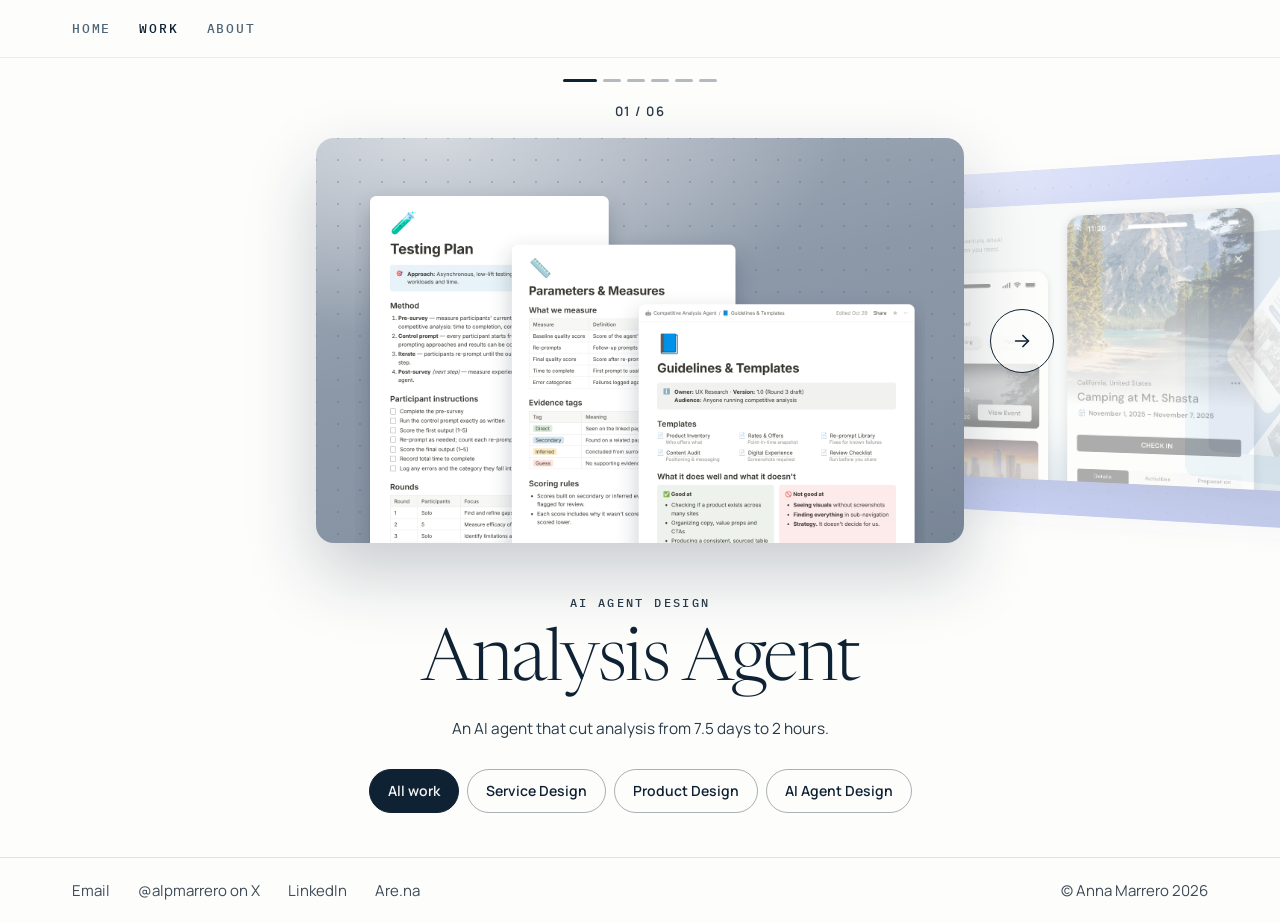
<file: work.html>
<!doctype html>
<html lang="en">
<head>
<meta charset="utf-8">
<meta name="viewport" content="width=device-width, initial-scale=1">
<title>Work — Anna Marrero</title>
<meta name="description" content="Selected case studies in service design, product design and AI agent design.">
<meta property="og:title" content="Work — Anna Marrero">
<meta property="og:description" content="Selected case studies in service design, product design and AI agent design.">
<link rel="icon" href="/favicon.svg" type="image/svg+xml">
<link rel="preconnect" href="https://fonts.googleapis.com">
<link rel="preconnect" href="https://fonts.gstatic.com" crossorigin>
<link rel="stylesheet" href="https://fonts.googleapis.com/css2?family=Newsreader:opsz,wght@6..72,300;6..72,400&amp;family=Manrope:wght@400;600&amp;family=IBM+Plex+Mono:wght@400;500&amp;display=swap">
<style>
html,body{overscroll-behavior-x:none}
/* One size drives the slides and the stage, so the stage always fits its slide. Phones get wider slides. */
.td-page{--td-w:min(54vw, 660px, 72vh);--td-arrow:clamp(48px, 5vw, 64px)}
@media (max-width: 720px){.td-page{--td-w:min(80vw, 520px, 60vh)}}
body{margin:0;background:#FDFDFC}
a{color:#0F2233}a:hover{color:#1F3A52}
.td-nav a{text-decoration:none}
.td-nav a:hover{text-decoration:underline;text-underline-offset:6px}
.td-nav a:focus-visible,.td-slide:focus-visible,.td-btn:focus-visible,.td-dash:focus-visible{outline:2px solid #0F2233;outline-offset:4px}
.td-slide{transition:transform .9s cubic-bezier(.2,.7,.2,1),opacity .6s ease,box-shadow .6s ease}
.td-title{animation:td-in .7s cubic-bezier(.2,.7,.2,1) both}
@keyframes td-in{from{opacity:0;transform:translateY(18px)}to{opacity:1;transform:none}}
.td-btn{transition:background-color .2s ease,color .2s ease}
.td-btn:hover{background-color:#0F2233 !important;color:#F3F5F6 !important}
.td-dash{transition:width .4s ease,background-color .4s ease}
.td-desc{white-space:nowrap}
@media (max-width: 720px){.td-desc{white-space:normal;max-width:520px}}
.td-pill{transition:background-color .2s ease,color .2s ease,border-color .2s ease}
.td-pill:hover{border-color:#0F2233 !important}
.td-pill:focus-visible{outline:2px solid #0F2233;outline-offset:3px}
.ft-links a{color:#3D4A57;text-decoration:none}
.ft-links a:hover{color:#0F2233;text-decoration:underline;text-underline-offset:5px}
.ft-links a:focus-visible{outline:2px solid #0F2233;outline-offset:4px}
@media (prefers-reduced-motion: reduce){
  .td-slide,.td-dash{transition:none}
  .td-title{animation:none}
}
.cs-k,.aa-bandk,.bs-pairk,.bs-sidek{font-family:'IBM Plex Mono','Courier New',monospace;font-weight:500}
/* Site header: logo placeholder and links in IBM Plex Mono; right side left open */
.hd-logo{display:inline-flex;align-items:center;justify-content:center;width:36px;height:36px;border-radius:10px;border:1px dashed rgba(15,34,51,.35);font-family:'IBM Plex Mono','Courier New',monospace;font-size:9px;font-weight:500;letter-spacing:.08em;text-transform:uppercase;color:#4E6578 !important;text-decoration:none !important}
.hd-links{display:flex;flex-wrap:wrap;gap:clamp(18px,2.4vw,28px);font-family:'IBM Plex Mono','Courier New',monospace;font-size:13px;font-weight:500;letter-spacing:.14em;text-transform:uppercase}
.hd-links a{color:#4E6578 !important;text-decoration:none !important;transition:color .2s ease}
.hd-links a:hover,.hd-links a[aria-current="page"]{color:#0F2233 !important}
</style>
<style>[hidden]{display:none !important}</style>
<link rel="stylesheet" href="/css/responsive.css">
</head>
<body>
<main class="td-page" id="td-main" style="min-height: 100vh; overflow: clip; display: flex; flex-direction: column; color: #0F2233; font-family: 'Manrope', system-ui, sans-serif; background-color: #FDFDFC">
  <!-- Sticky top menu: stays in view while the page scrolls -->
  <div class="site-nav" style="position: sticky; top: 0; z-index: 100; width: 100%; background: rgba(253,253,252,.9); -webkit-backdrop-filter: blur(10px); backdrop-filter: blur(10px); border-bottom: 1px solid rgba(15,34,51,.08)">
    <div style="max-width: 1200px; margin: 0 auto; padding: 0 clamp(16px, 4vw, 32px); box-sizing: border-box">
      <header class="td-nav" style="display: flex; flex-wrap: wrap; align-items: center; justify-content: space-between; gap: 12px 16px; padding: clamp(14px, 2vw, 20px) 0">
          <div style="display: flex; align-items: center; gap: clamp(20px, 3vw, 36px)">
            <nav class="hd-links" aria-label="Main"><a href="/">Home</a><a href="/work" aria-current="page">Work</a><a href="/about">About</a></nav>
          </div>
          <!-- Right side: intentionally left open -->
          <div aria-hidden="true"></div>
        </header>
    </div>
  </div>

  <!-- Progress dashes: one per project -->
  <div role="group" aria-label="Choose a project" id="td-dashes" style="display: flex; justify-content: center; gap: 6px; padding: 0"></div>
  <p style="margin: 0 0 clamp(10px, 2vh, 18px); text-align: center; font-size: 13px; font-weight: 600; letter-spacing: 0.12em; color: #2B3A48" id="td-counter"></p>



  <!-- The 3D stage: the current project faces you; neighbours turn away into depth -->
  

  


  <!-- Slide backgrounds: each project's colour with a soft light from the top left, a slight deepening toward the bottom right, and the dot grid on top -->
  <!-- Current project, below the slideshow, with the arrows either side of its title -->
  <section aria-label="Projects" aria-roledescription="carousel" id="td-stage" style="position: relative; flex: 0 0 auto; height: calc(var(--td-w) * 0.625 + 16px); perspective: 1600px; touch-action: pan-y; cursor: grab">
    <div style="position: absolute; inset: 0; transform-style: preserve-3d" id="td-slides"></div>
    <!-- Arrows: fixed either side of the current case study image -->
    
      <button class="td-btn" type="button" id="td-prev" hidden aria-label="Previous project" style="position: absolute; top: calc(var(--td-w) * 0.3125); transform: translateY(-50%); left: max(8px, calc(50% - var(--td-w) / 2 - var(--td-arrow) - clamp(12px, 2vw, 28px))); z-index: 30; width: var(--td-arrow); height: var(--td-arrow); border-radius: 50%; border: 1px solid #0F2233; background: rgba(253,253,252,.8); color: #0F2233; cursor: pointer; display: inline-flex; align-items: center; justify-content: center">
        <svg aria-hidden="true" width="22" height="22" viewBox="0 0 24 24" fill="none" stroke="currentColor" stroke-width="1.8" stroke-linecap="round" stroke-linejoin="round"><path d="M19 12H5"></path><path d="M11 6l-6 6 6 6"></path></svg>
    </button>
    
      <button class="td-btn" type="button" id="td-next" aria-label="Next project" style="position: absolute; top: calc(var(--td-w) * 0.3125); transform: translateY(-50%); right: max(8px, calc(50% - var(--td-w) / 2 - var(--td-arrow) - clamp(12px, 2vw, 28px))); z-index: 30; width: var(--td-arrow); height: var(--td-arrow); border-radius: 50%; border: 1px solid #0F2233; background: rgba(253,253,252,.8); color: #0F2233; cursor: pointer; display: inline-flex; align-items: center; justify-content: center">
        <svg aria-hidden="true" width="22" height="22" viewBox="0 0 24 24" fill="none" stroke="currentColor" stroke-width="1.8" stroke-linecap="round" stroke-linejoin="round"><path d="M5 12h14"></path><path d="M13 6l6 6-6 6"></path></svg>
    </button>
  </section><section style="position: relative; z-index: 20; flex: 1; display: flex; align-items: center; justify-content: center; padding: clamp(20px, 4vh, 36px) clamp(12px, 4vw, 32px) clamp(16px, 3vh, 28px)">
    <div style="flex: 0 1 auto; min-width: 0; max-width: 820px; display: flex; flex-direction: column; align-items: center; text-align: center">
      <div aria-live="polite" id="td-current"></div>
    </div>
  </section>

  <!-- Filter by type of work: its own row at the bottom, so it never moves with the title -->
  <div role="group" aria-label="Filter projects by type of work" id="td-pills" style="flex: 0 0 auto; display: flex; flex-wrap: wrap; justify-content: center; gap: 8px; padding: 0 clamp(12px, 4vw, 32px) clamp(24px, 5vh, 44px)"></div>
  <!-- Footer: email and social links on the left, name on the right -->
  <footer style="flex: 0 0 auto; margin-top: auto; border-top: 1px solid rgba(15,34,51,.12)">
    <div style="max-width: 1200px; margin: 0 auto; padding: 22px clamp(16px, 4vw, 32px); box-sizing: border-box; display: flex; flex-wrap: wrap; align-items: center; justify-content: space-between; gap: 12px 24px; font-family: 'Manrope', system-ui, sans-serif; font-size: 15px; color: #3D4A57">
      <nav class="ft-links" aria-label="Elsewhere" style="display: flex; flex-wrap: wrap; gap: 8px clamp(16px, 2.4vw, 28px)">
        <a href="mailto:alpmarrero@gmail.com">Email</a>
        <a href="https://x.com/alpmarrero" target="_blank" rel="noopener noreferrer">@alpmarrero on X</a>
        <a href="https://www.linkedin.com/in/alpmarrero/" target="_blank" rel="noopener noreferrer">LinkedIn</a>
        <a href="https://www.are.na/anna-marrero" target="_blank" rel="noopener noreferrer">Are.na</a>
      </nav>
      <p style="margin: 0">© Anna Marrero 2026</p>
    </div>
  </footer>
</main>
<script src="/js/work.js" defer></script>
<script src="/js/prefetch.js" defer></script>
</body>
</html>
</file>
<file: css/responsive.css>
/* Shared responsive rules. Loaded after each page's own styles, so these win on small screens. */

/* Tablet and phone (single-column layouts) */
@media (max-width: 820px) {
  /* Paragraphs nudged down to line up with a heading beside them on desktop
     sit directly under the heading once the columns stack. */
  .cs-split > .cs-p[style*="padding-top"] { padding-top: 0 !important; }
  .cs-split { row-gap: 16px; }

  /* Analysis Agent quality gauge: stack the two labels so they don't collide. */
  .aa-gauge { padding-top: 62px; }
  .aa-gtag-final { bottom: 54px; }
}

/* Phone */
@media (max-width: 600px) {
  /* Small hint on expandable images, since phones have no hover cursor. */
  .cs-zoom { position: relative; }
  .cs-zoom::after {
    content: "Tap to expand";
    position: absolute;
    right: 8px;
    bottom: 8px;
    padding: 4px 9px;
    border-radius: 999px;
    background: rgba(15, 34, 51, .82);
    color: #F3F5F6;
    font: 600 12px/1.3 'Manrope', system-ui, sans-serif;
    pointer-events: none;
  }
}

/* --- Page transitions ---------------------------------------------------
   Gentle "fade-through" when moving between pages (Home → Work, etc.).
   The leaving page fades out, then the arriving page fades in while rising
   a few pixels. Uses the browser's View Transitions API; older browsers
   just navigate normally, so nothing breaks. */
@view-transition {
  navigation: auto;
}

@keyframes vt-page-out {
  to { opacity: 0; }
}
@keyframes vt-page-in {
  from { opacity: 0; transform: translateY(12px); }
  to   { opacity: 1; transform: translateY(0); }
}

/* Leaving page: fade out first. */
::view-transition-old(root) {
  animation: vt-page-out 0.28s cubic-bezier(0.4, 0, 0.2, 1) both;
}
/* Arriving page: fade in and rise, starting just after the old one leaves. */
::view-transition-new(root) {
  animation: vt-page-in 0.5s cubic-bezier(0.22, 1, 0.36, 1) 0.14s both;
}

/* Respect the system "reduce motion" setting: skip the motion entirely. */
@media (prefers-reduced-motion: reduce) {
  ::view-transition-old(root),
  ::view-transition-new(root) {
    animation: none;
  }
}
</file>
